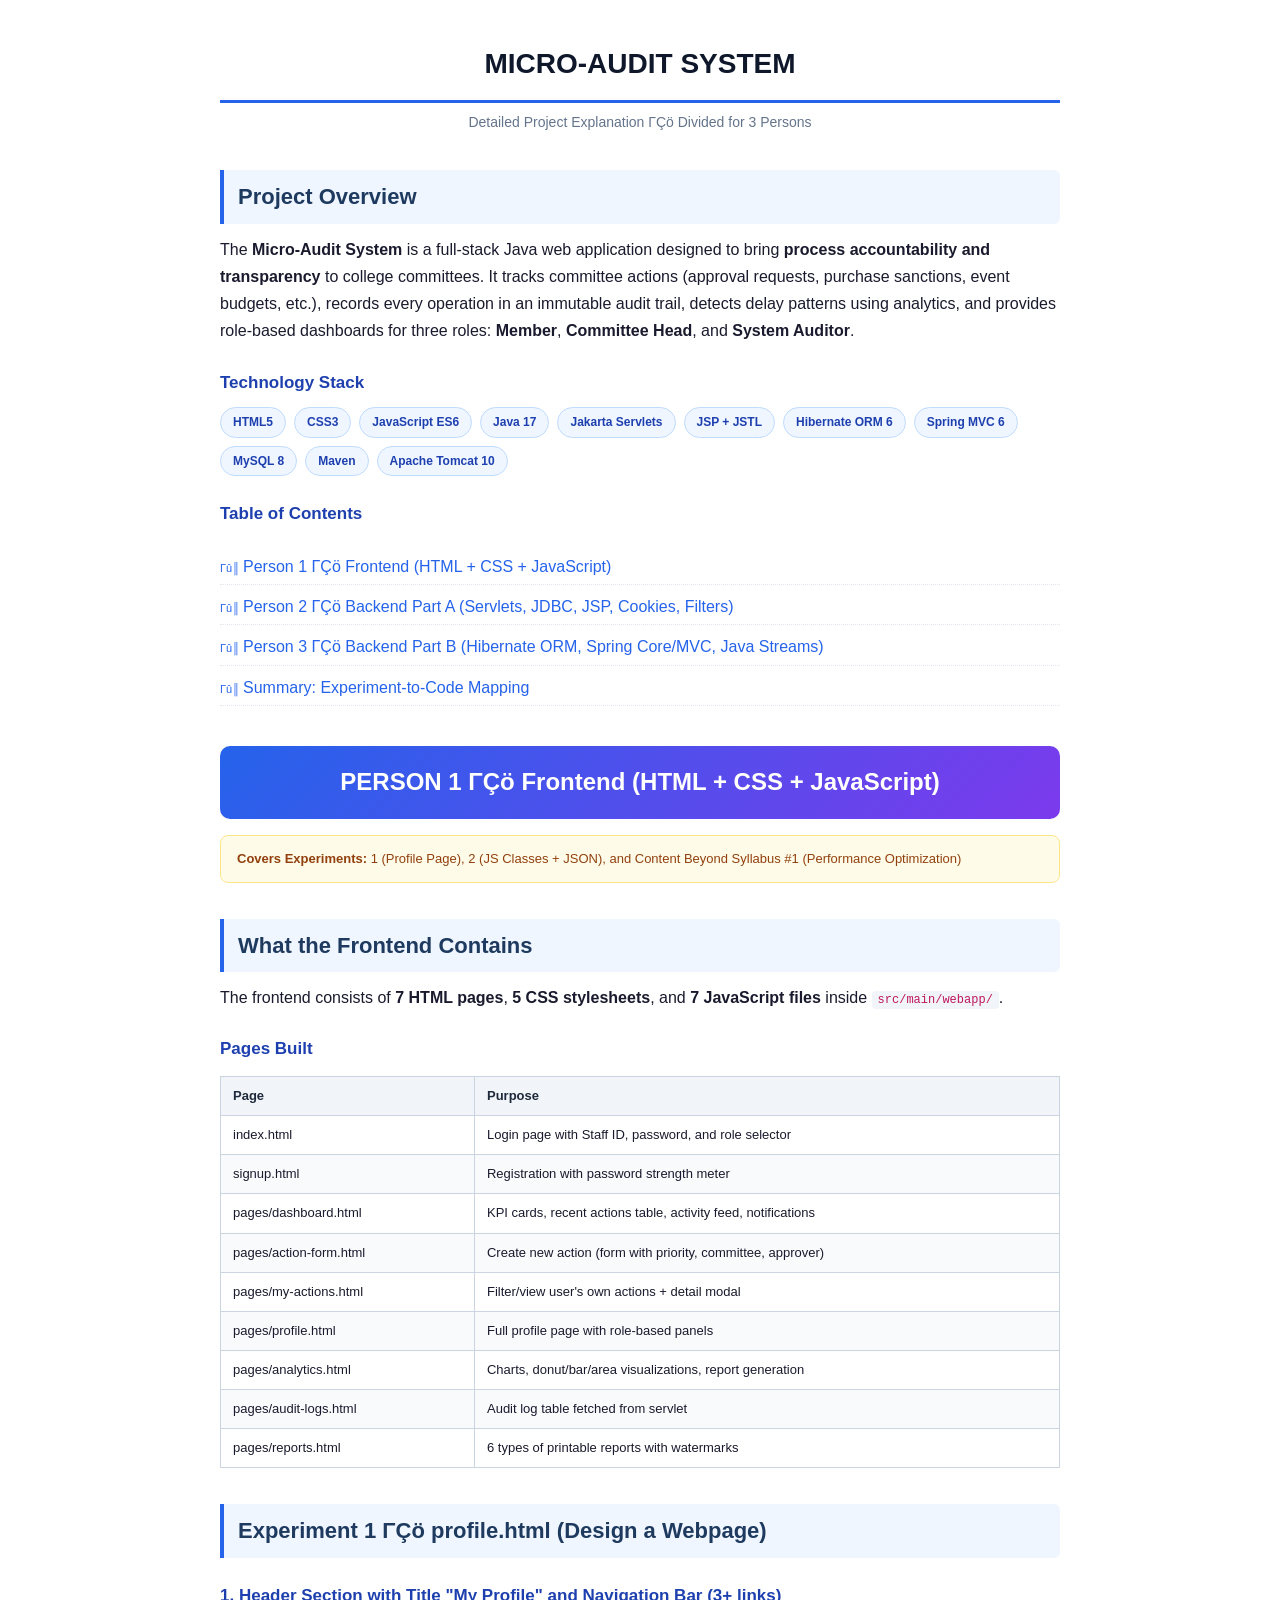
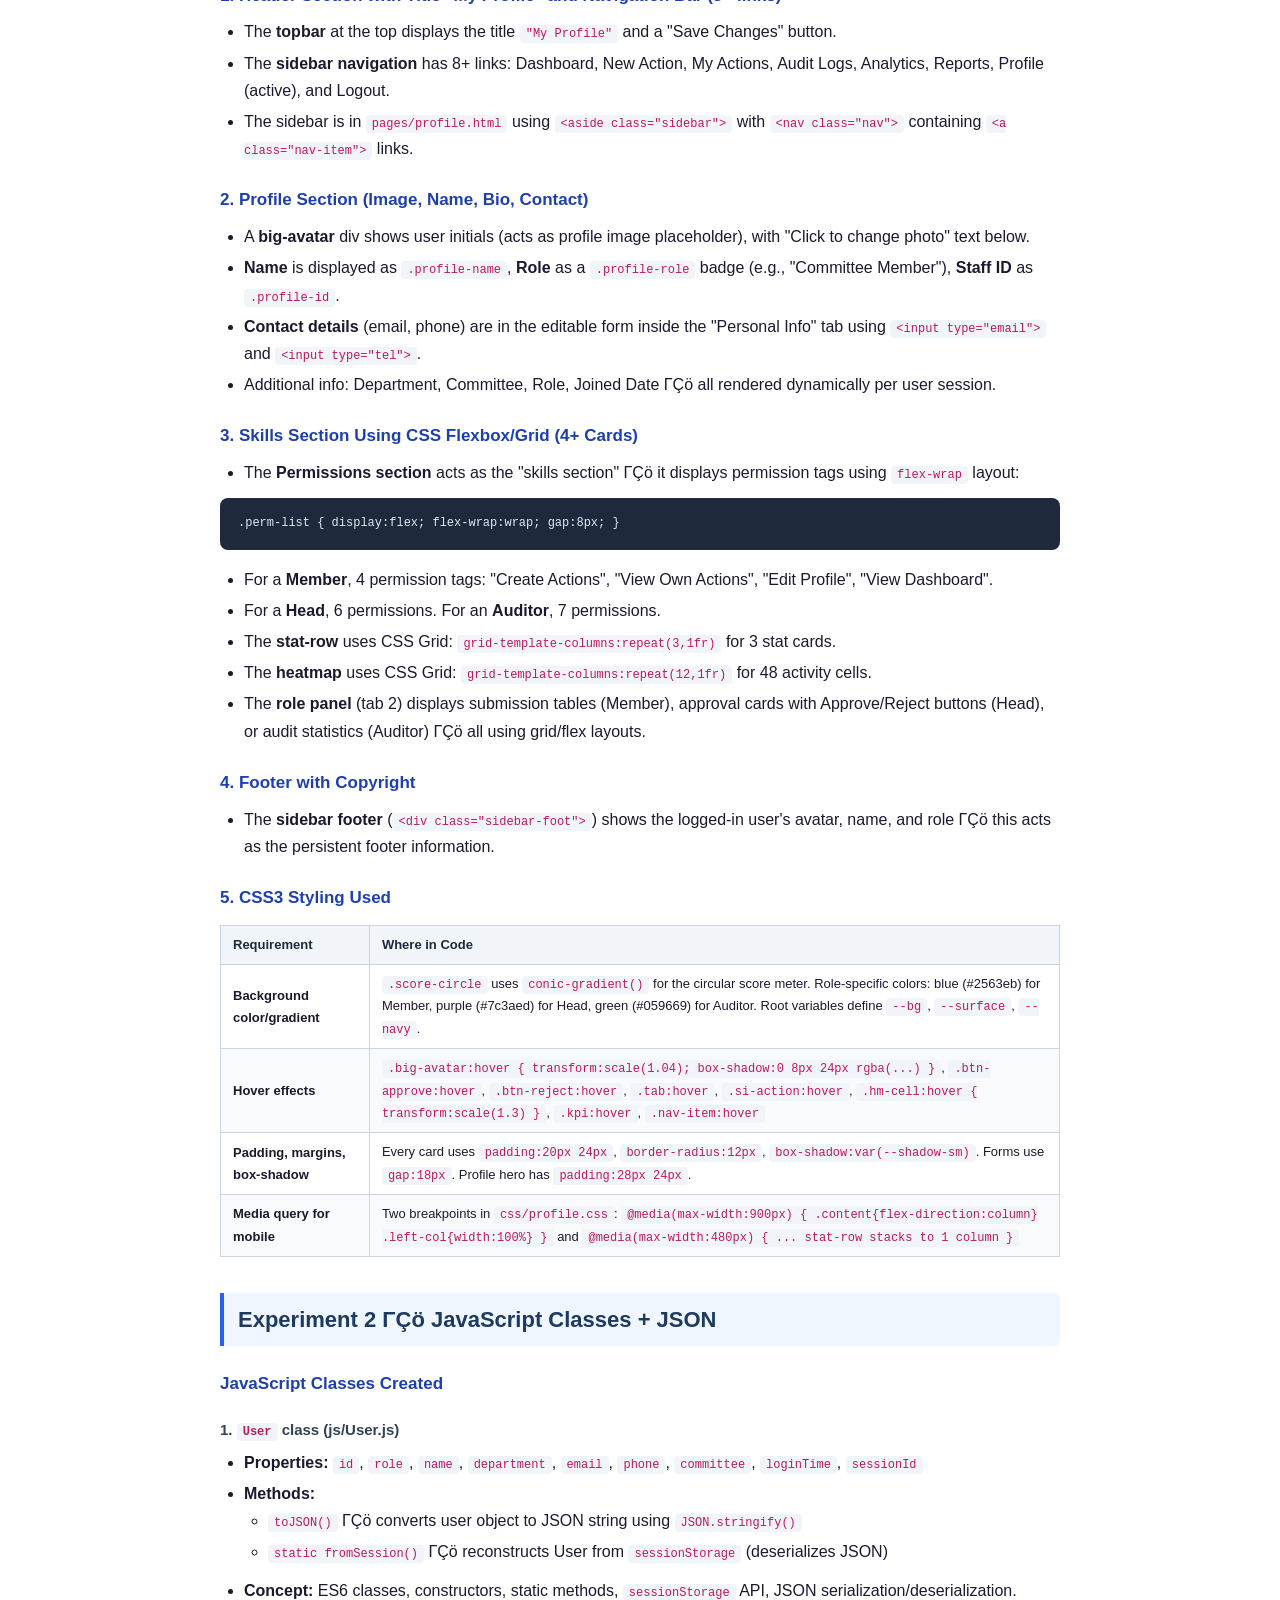
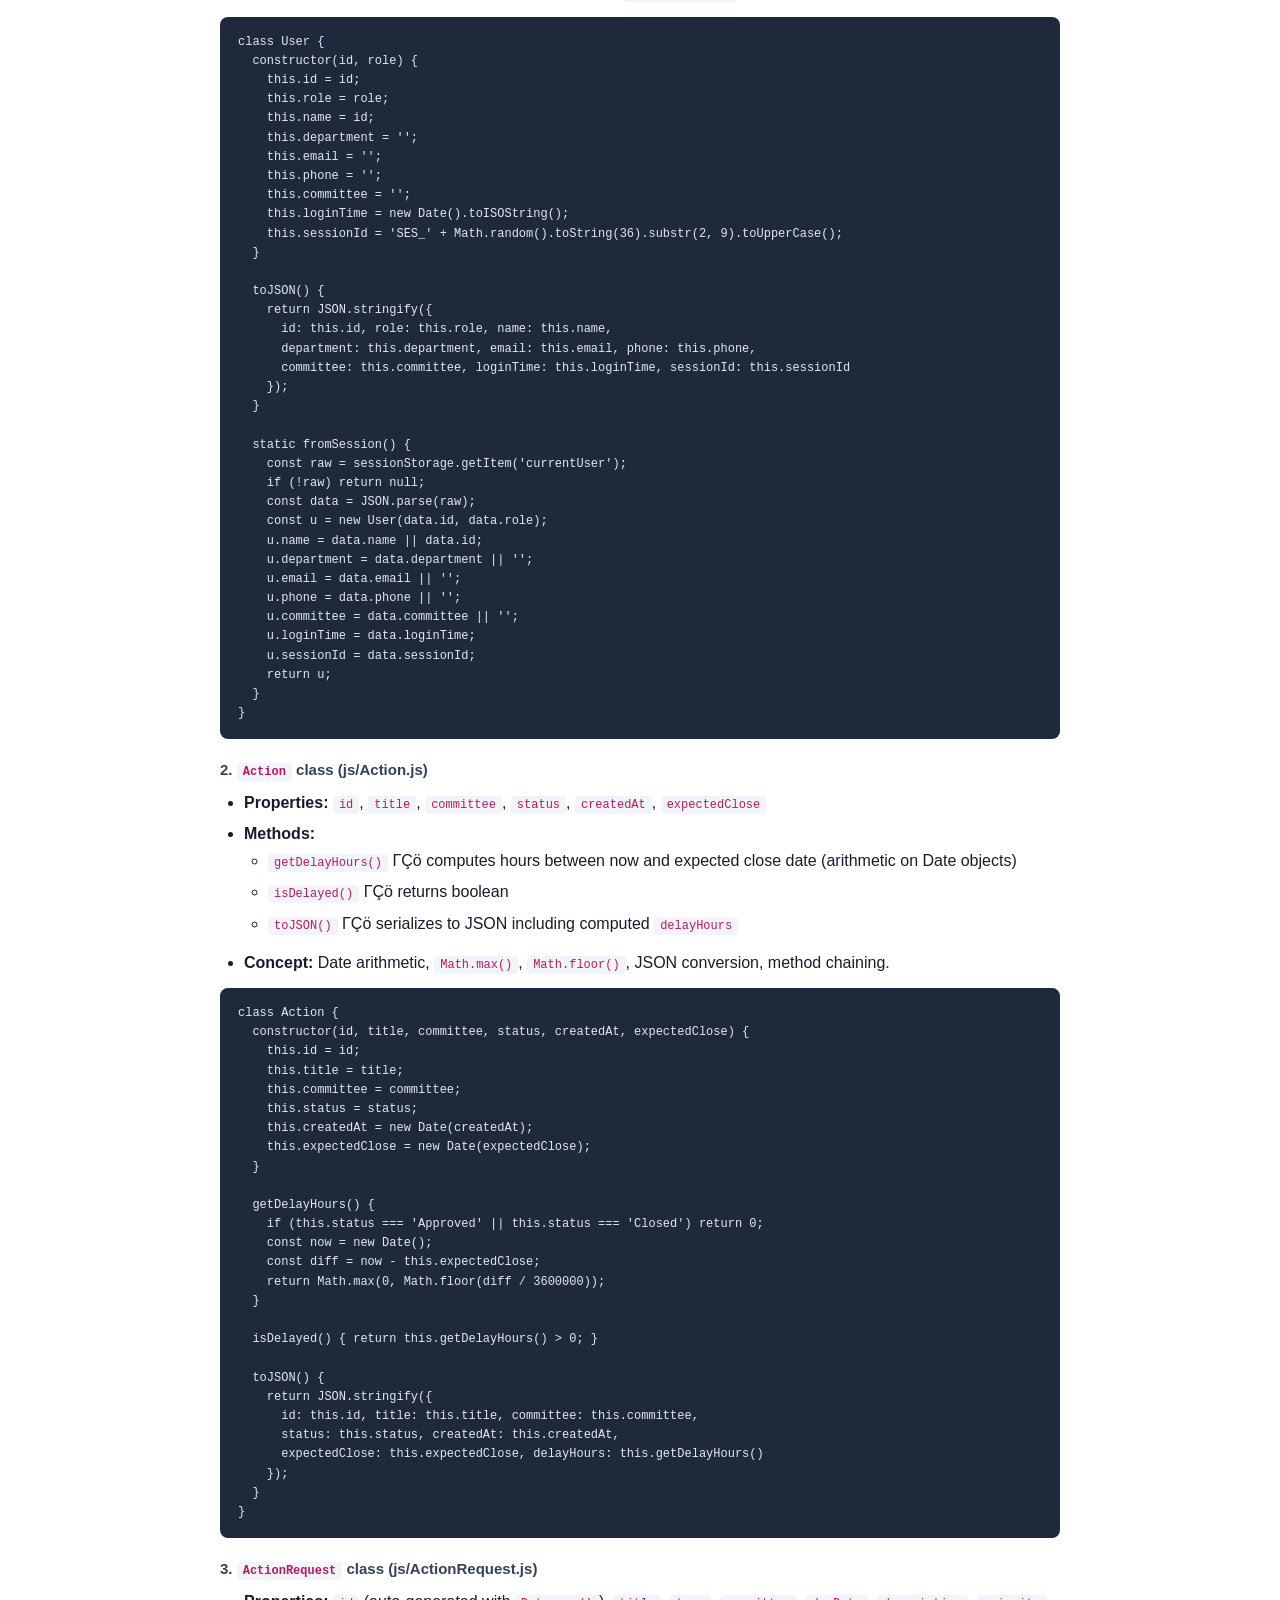
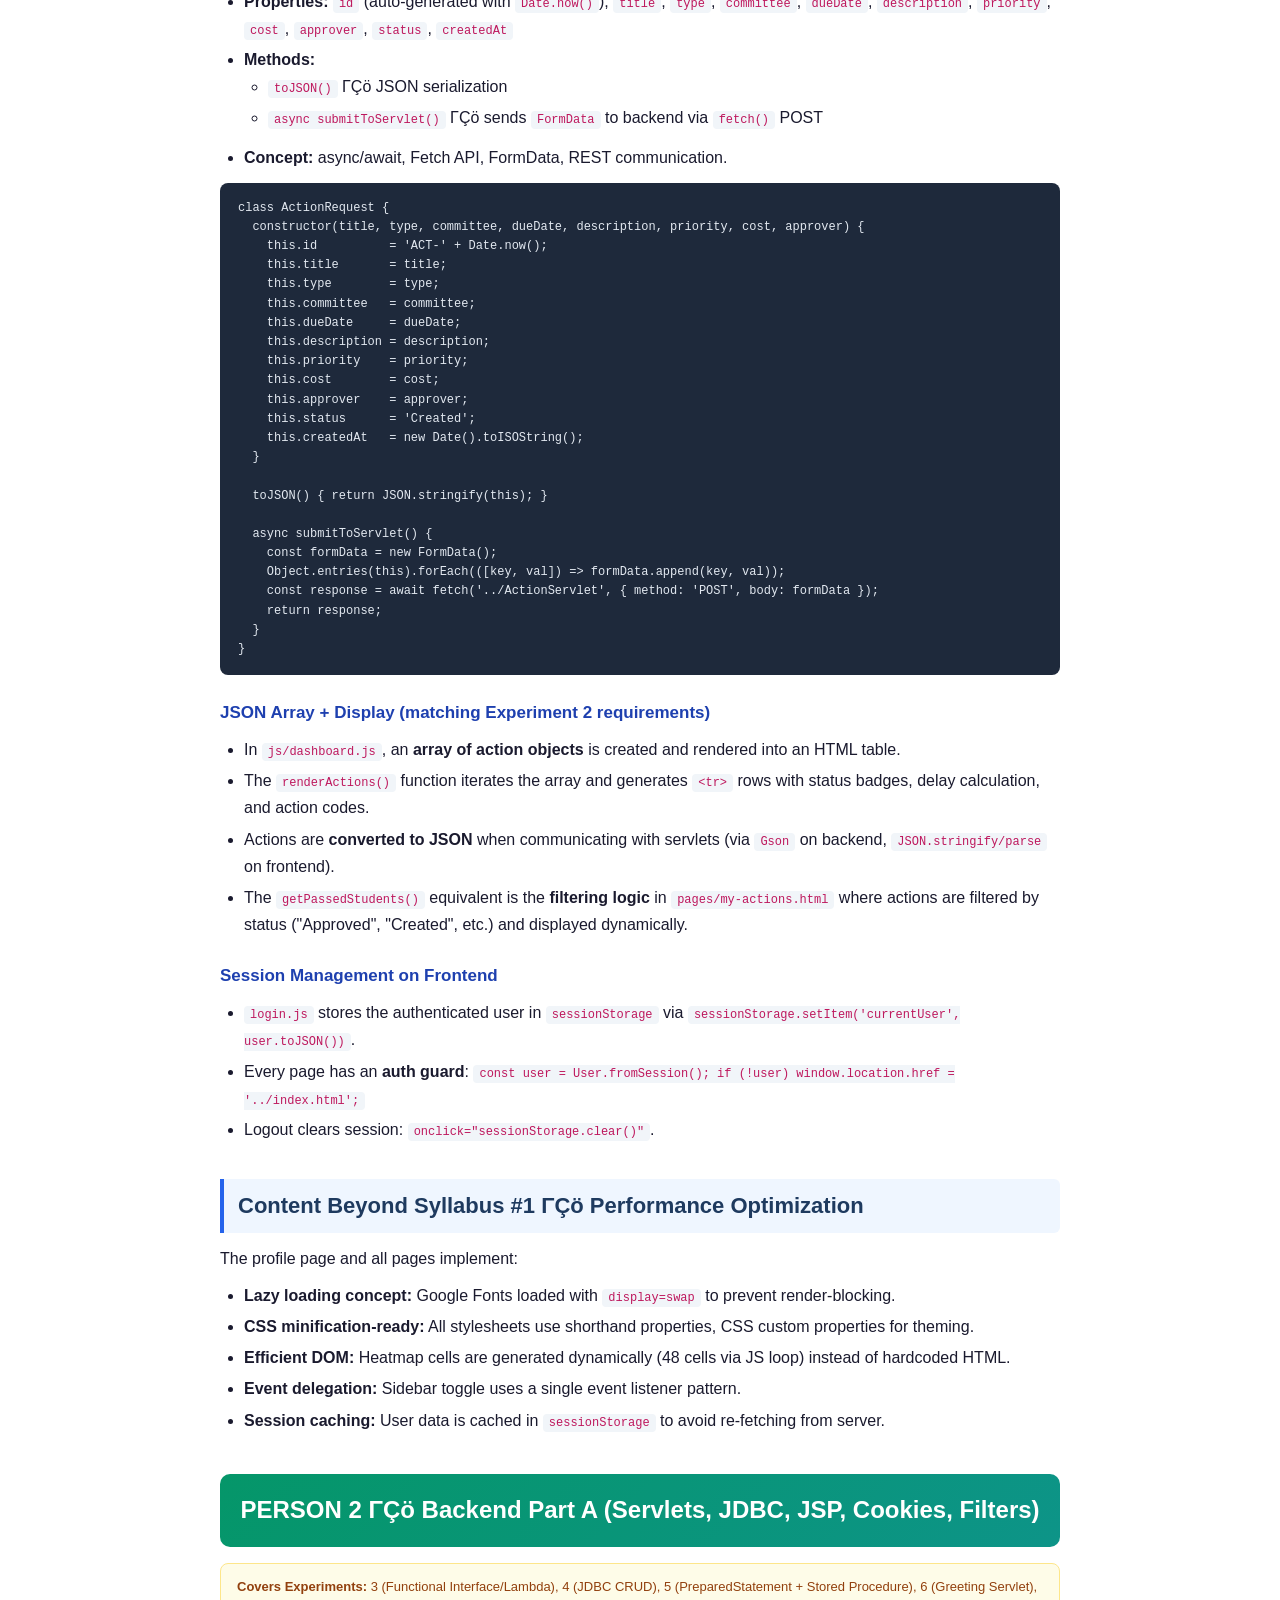
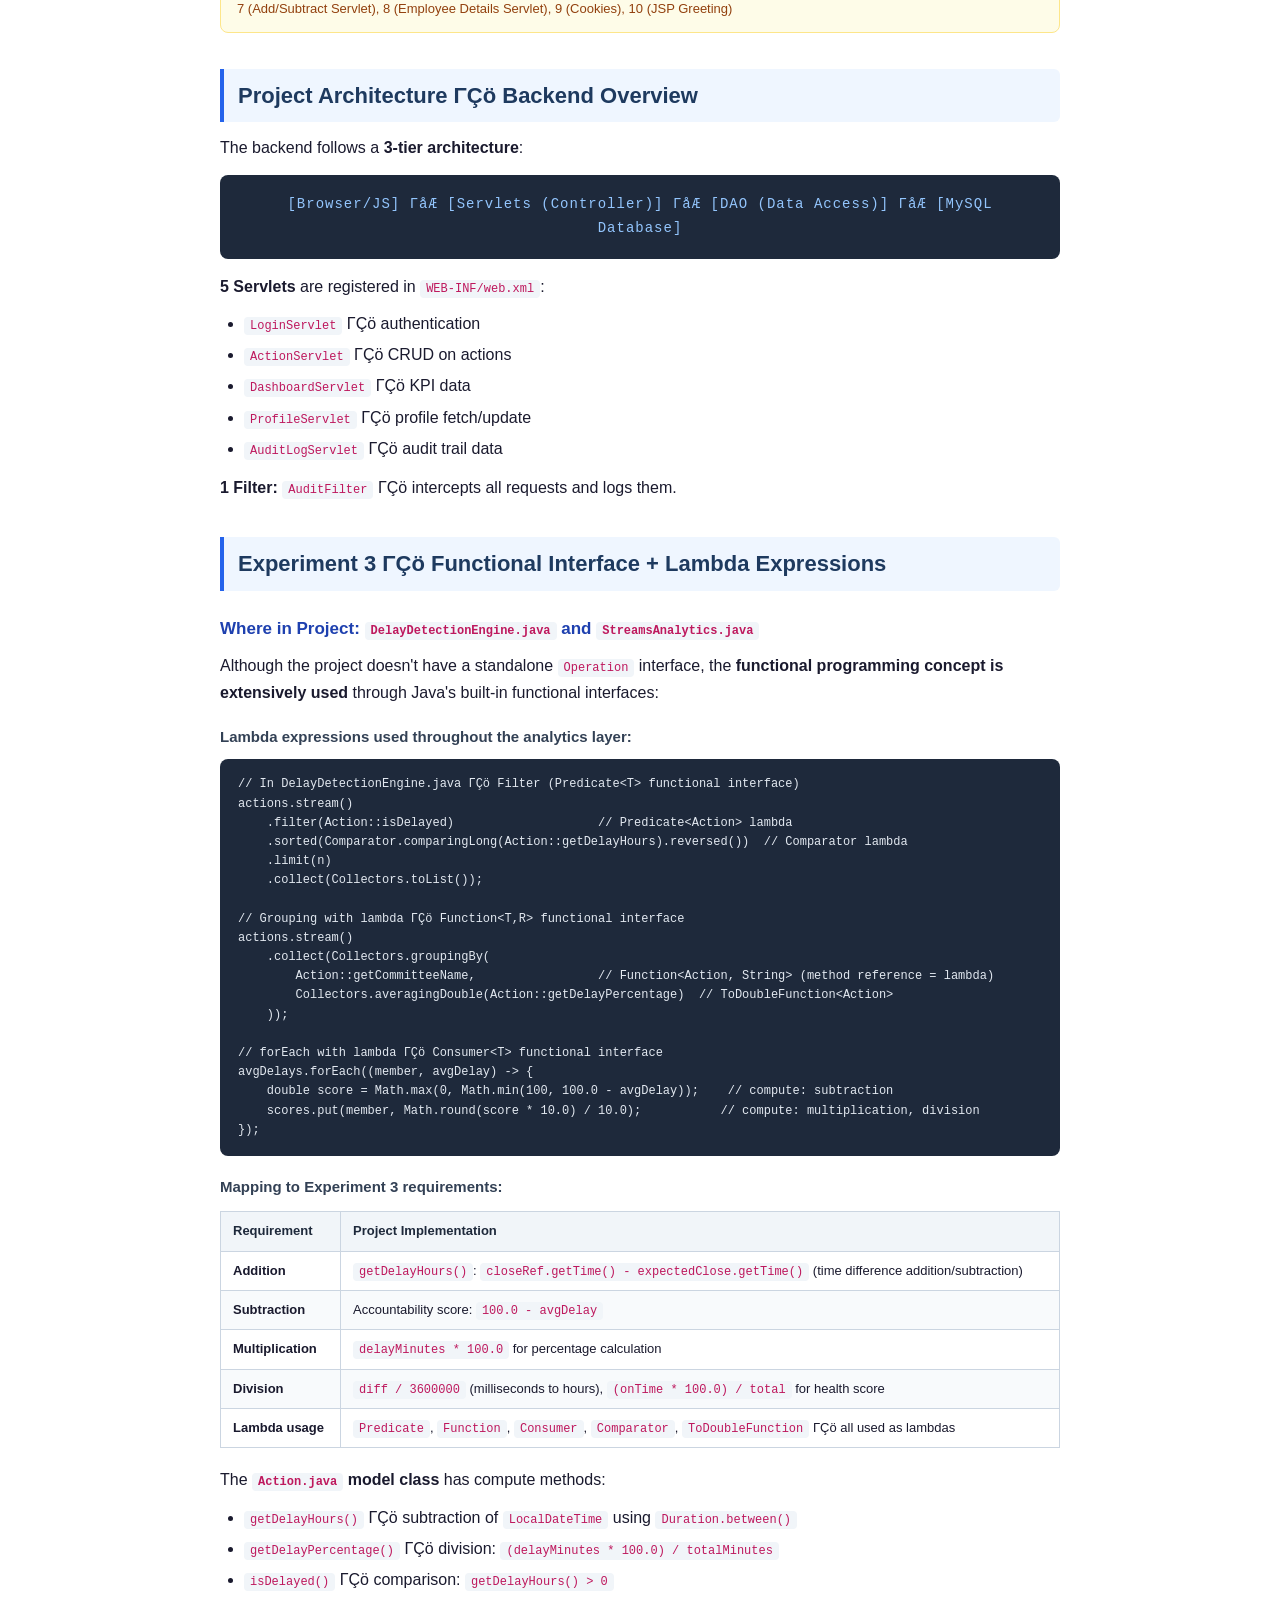
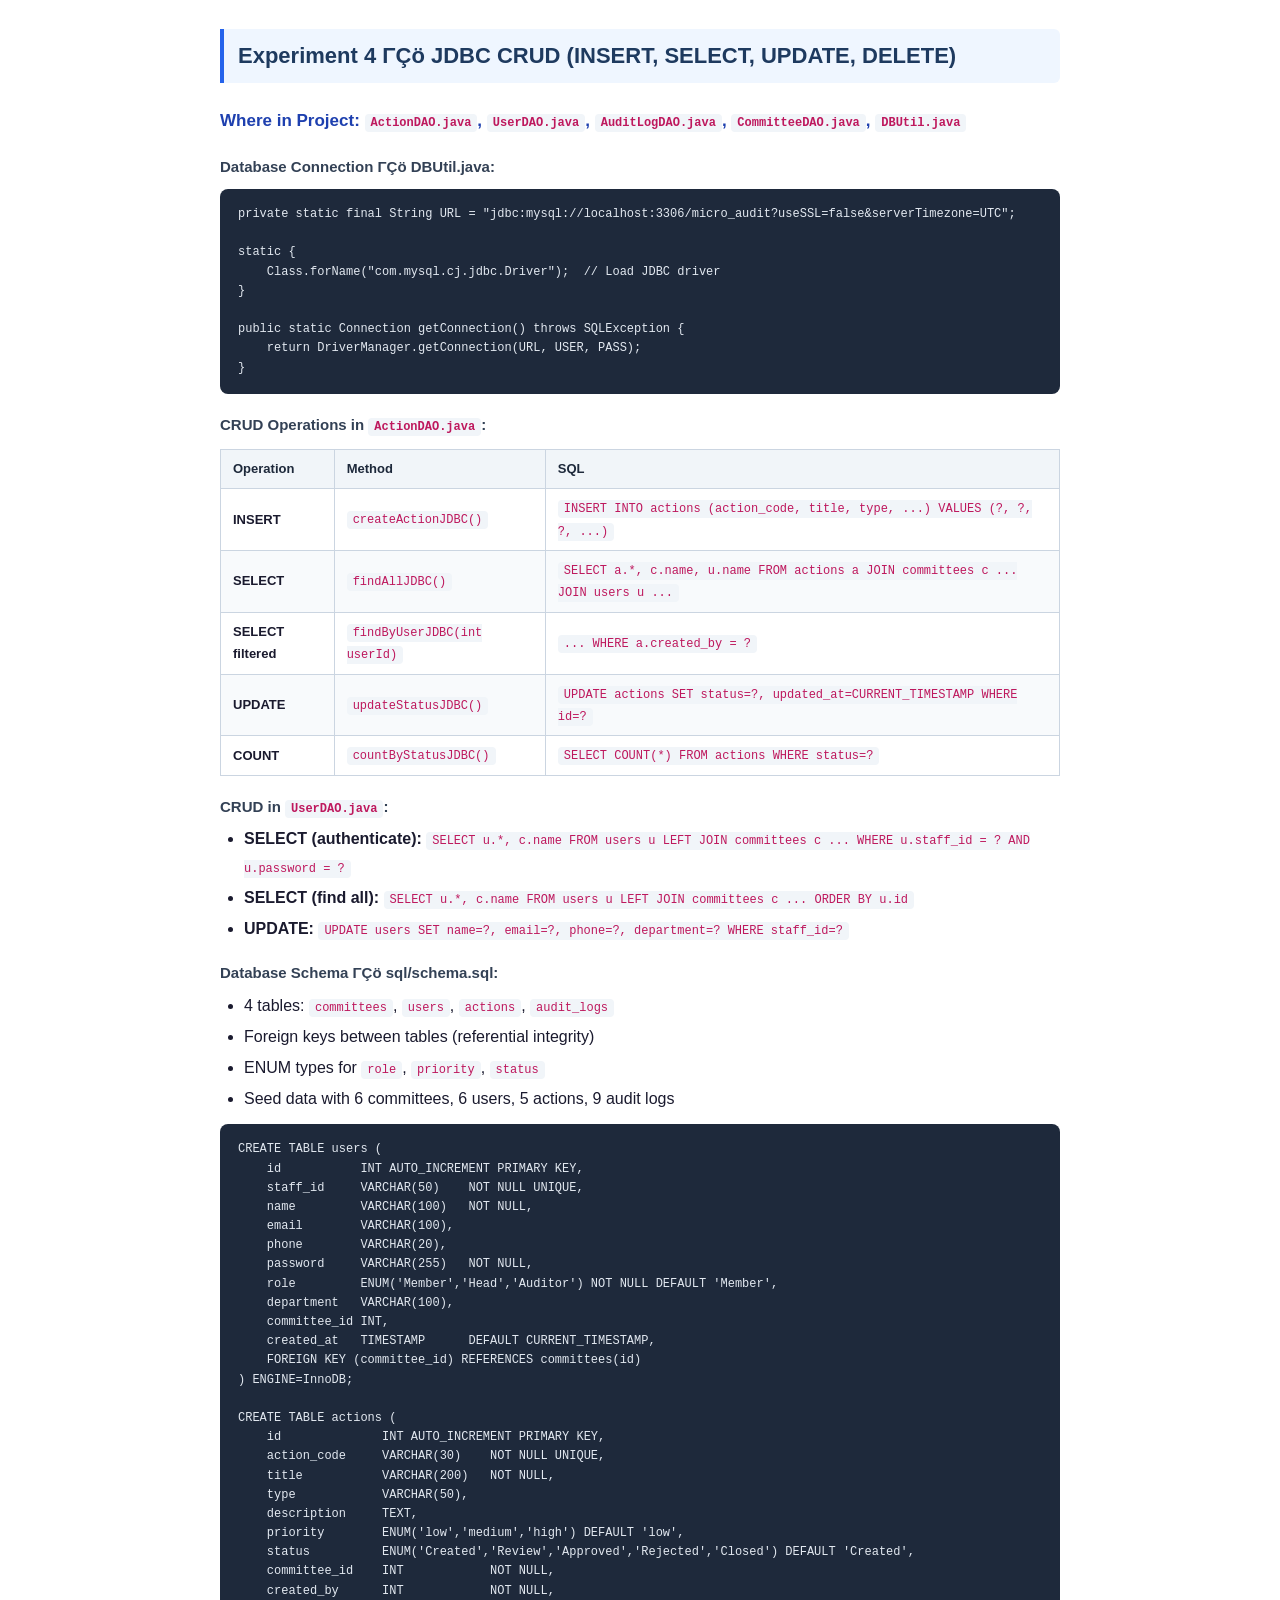
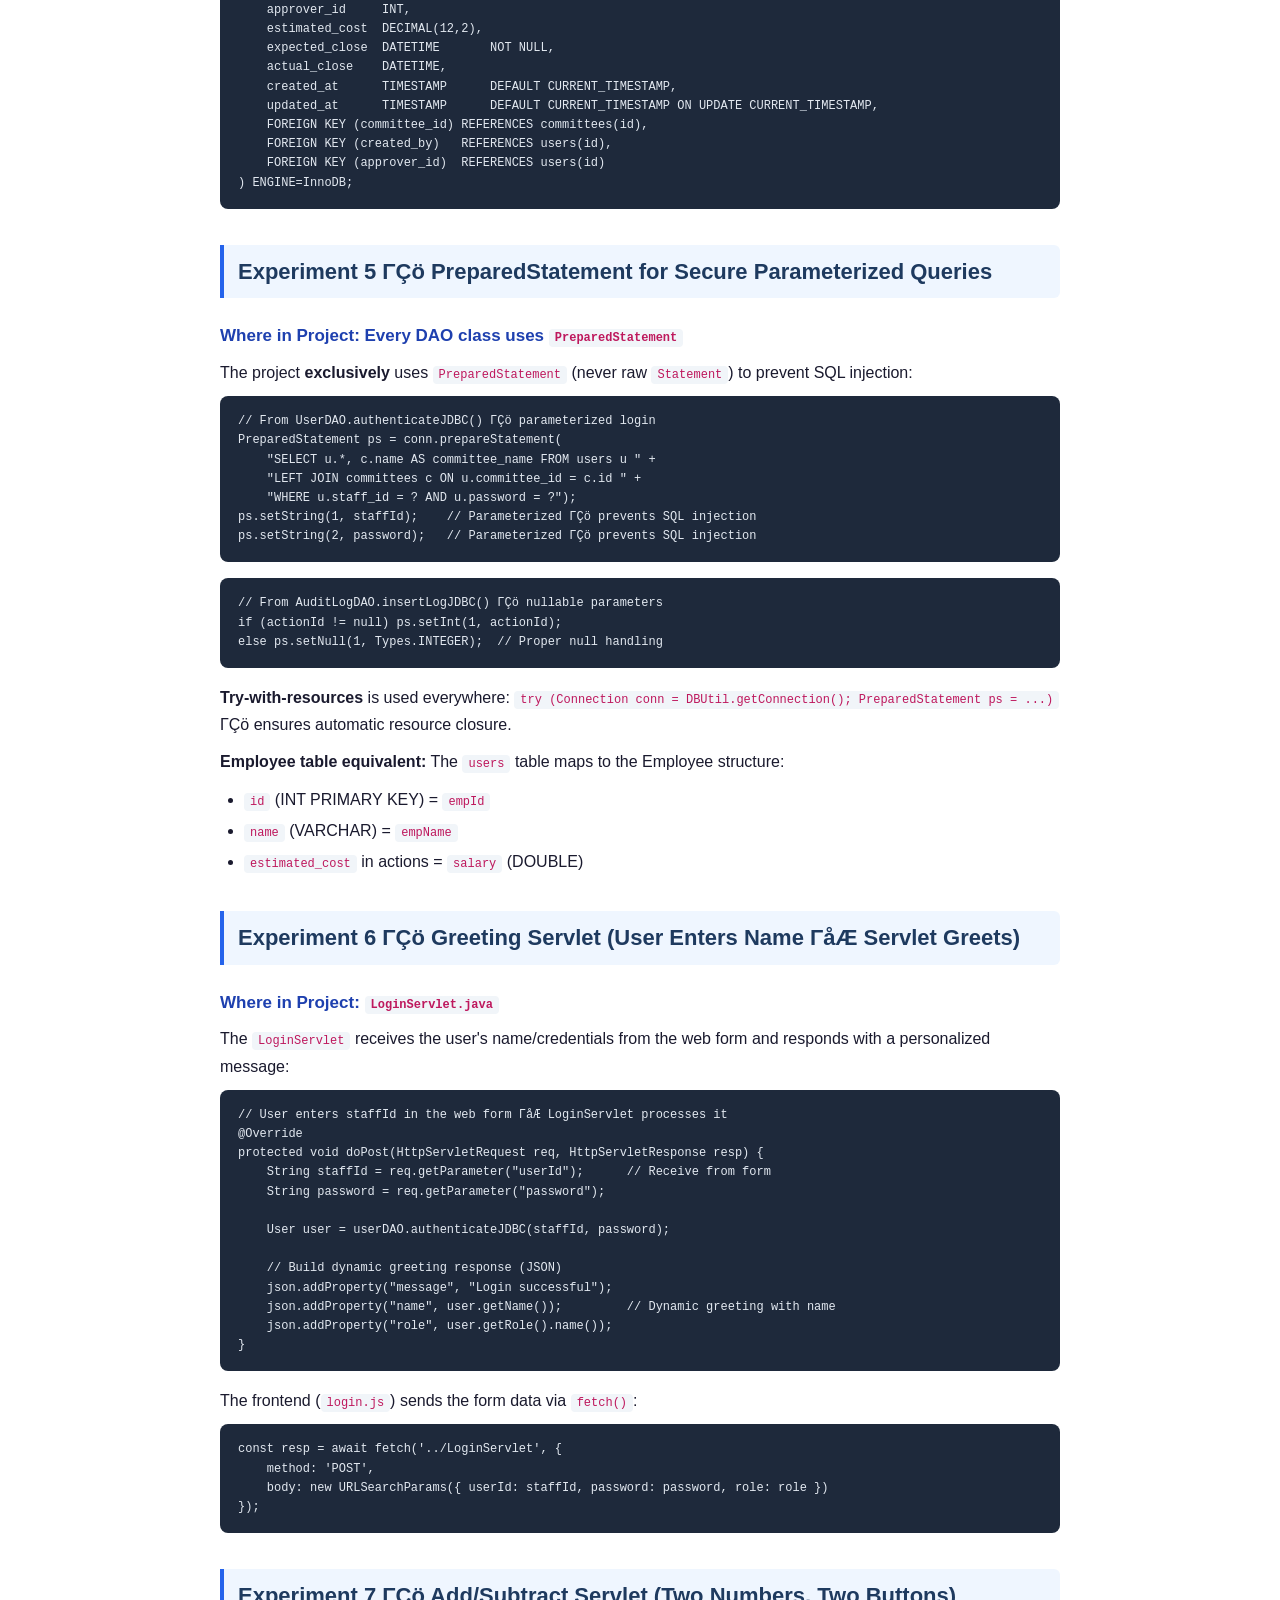
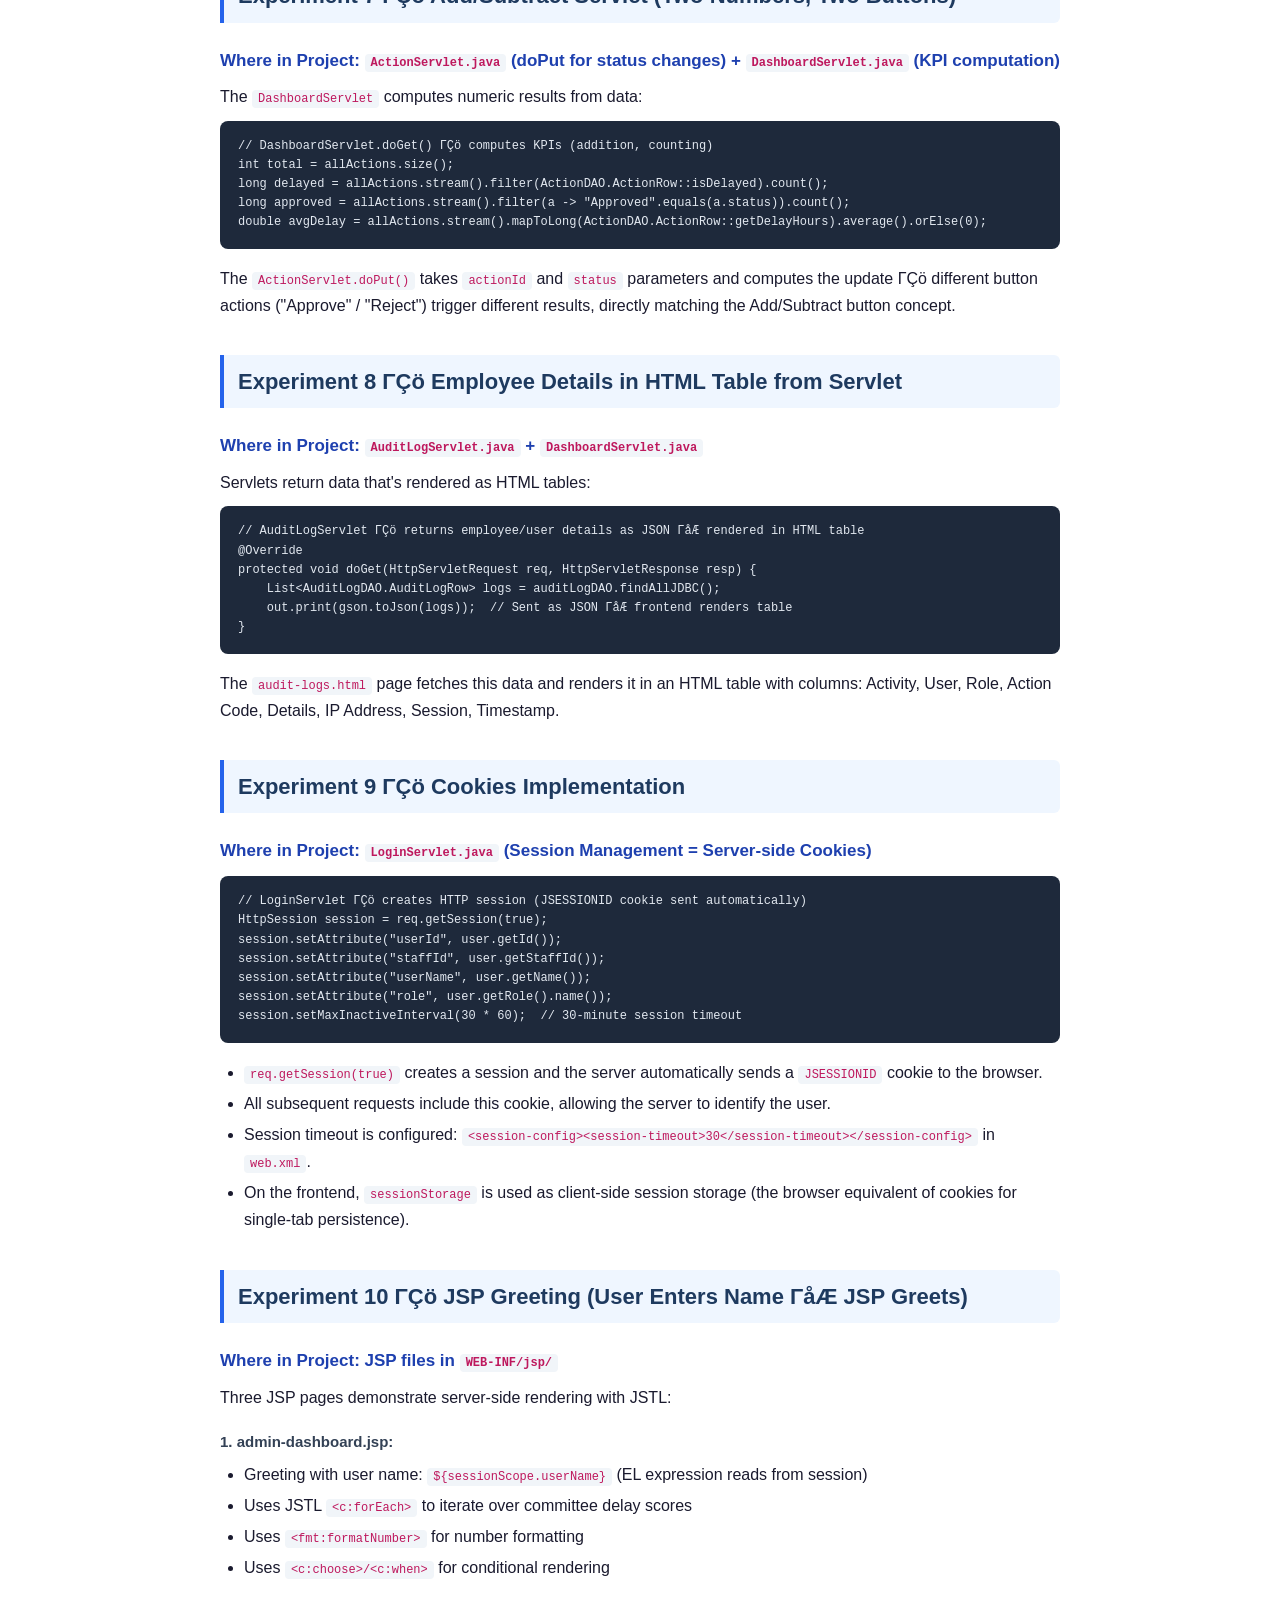
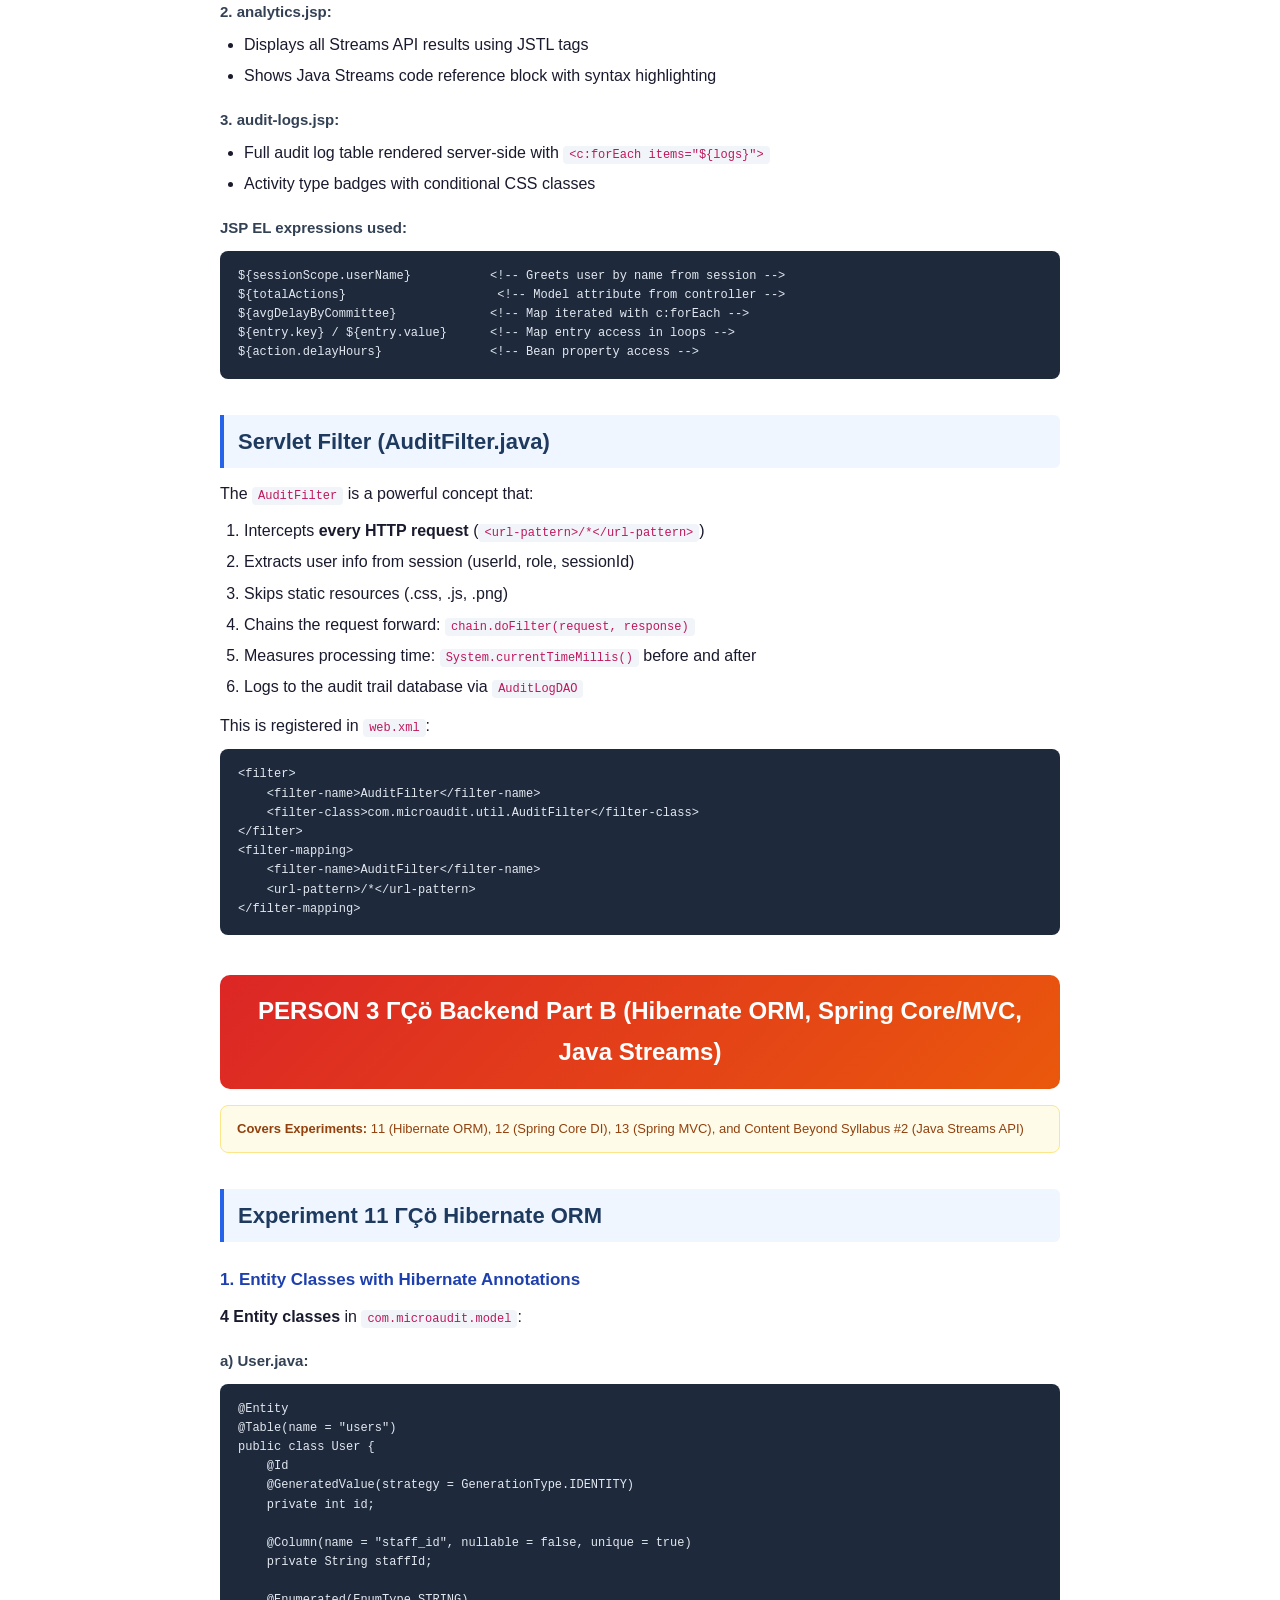
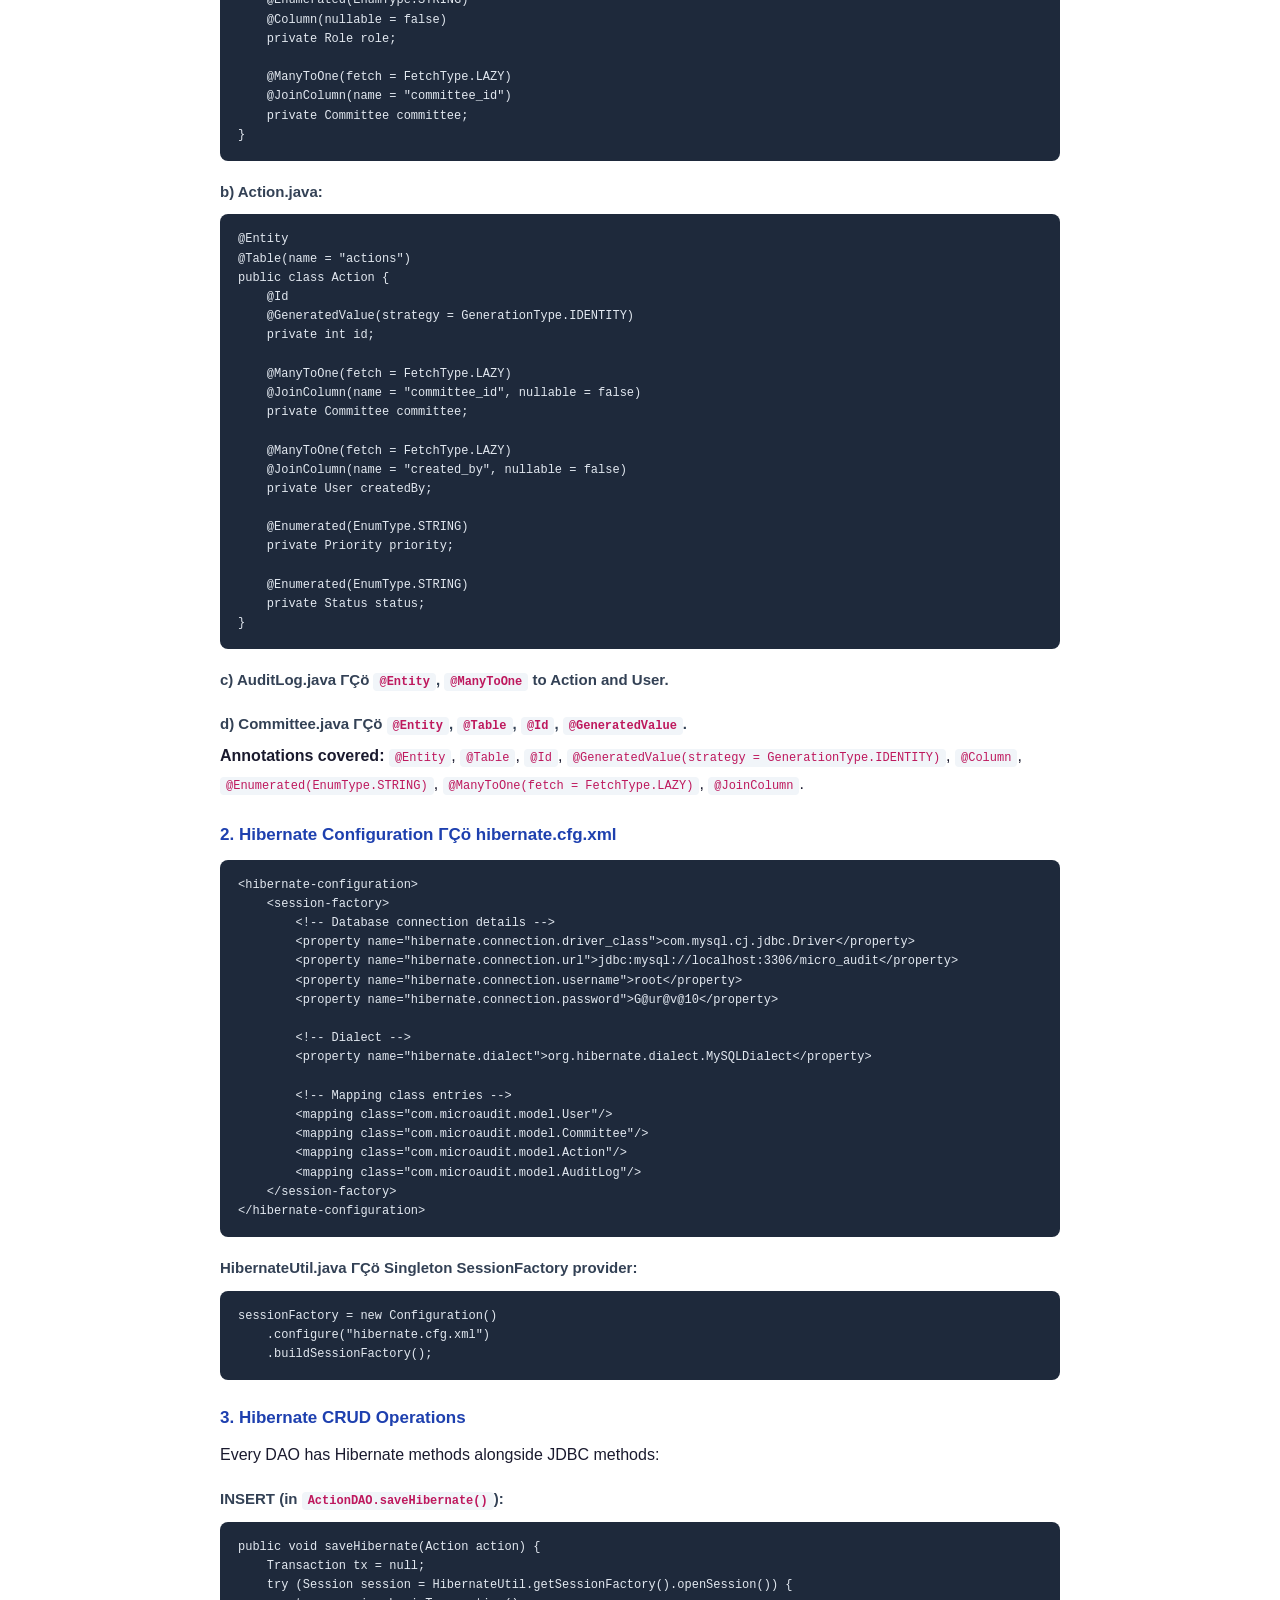
<file: index.html>
﻿<!DOCTYPE html>
<html lang="en">
<head>
<meta charset="UTF-8"/>
<meta name="viewport" content="width=device-width, initial-scale=1.0"/>
<title>Micro-Audit System ΓÇö Detailed Project Explanation</title>
<style>
  @media print {
    body { font-size: 11pt; }
    .page-break { page-break-before: always; }
    h1 { font-size: 20pt; }
    h2 { font-size: 16pt; }
    h3 { font-size: 13pt; }
    pre, code { font-size: 9pt; }
    table { font-size: 10pt; }
  }
  * { margin: 0; padding: 0; box-sizing: border-box; }
  body {
    font-family: 'Segoe UI', Tahoma, Geneva, Verdana, sans-serif;
    line-height: 1.7;
    color: #1a1a2e;
    max-width: 900px;
    margin: 0 auto;
    padding: 40px 30px;
    background: #fff;
  }
  h1 {
    text-align: center;
    font-size: 28px;
    color: #0f172a;
    border-bottom: 3px solid #2563eb;
    padding-bottom: 12px;
    margin-bottom: 8px;
  }
  .subtitle {
    text-align: center;
    color: #64748b;
    font-size: 14px;
    margin-bottom: 30px;
  }
  h2 {
    font-size: 22px;
    color: #1e3a5f;
    margin-top: 36px;
    margin-bottom: 12px;
    padding: 8px 14px;
    background: #eff6ff;
    border-left: 4px solid #2563eb;
    border-radius: 0 6px 6px 0;
  }
  h3 {
    font-size: 17px;
    color: #1e40af;
    margin-top: 24px;
    margin-bottom: 8px;
  }
  h4 {
    font-size: 15px;
    color: #334155;
    margin-top: 18px;
    margin-bottom: 6px;
  }
  p { margin-bottom: 10px; }
  ul, ol { margin-left: 24px; margin-bottom: 12px; }
  li { margin-bottom: 4px; }
  table {
    width: 100%;
    border-collapse: collapse;
    margin: 12px 0 18px 0;
    font-size: 13px;
  }
  th, td {
    border: 1px solid #cbd5e1;
    padding: 8px 12px;
    text-align: left;
  }
  th {
    background: #f1f5f9;
    font-weight: 700;
    color: #1e293b;
  }
  tr:nth-child(even) { background: #f8fafc; }
  pre {
    background: #1e293b;
    color: #e2e8f0;
    padding: 16px 18px;
    border-radius: 8px;
    overflow-x: auto;
    font-size: 12px;
    margin: 10px 0 16px 0;
    line-height: 1.6;
  }
  code {
    font-family: 'Cascadia Code', 'Fira Code', Consolas, monospace;
    background: #f1f5f9;
    padding: 2px 6px;
    border-radius: 4px;
    font-size: 12px;
    color: #be185d;
  }
  pre code {
    background: transparent;
    padding: 0;
    color: inherit;
  }
  .person-header {
    text-align: center;
    font-size: 24px;
    color: #fff;
    padding: 16px 20px;
    border-radius: 10px;
    margin-top: 40px;
    margin-bottom: 16px;
    font-weight: 700;
  }
  .person1 { background: linear-gradient(135deg, #2563eb, #7c3aed); }
  .person2 { background: linear-gradient(135deg, #059669, #0d9488); }
  .person3 { background: linear-gradient(135deg, #dc2626, #ea580c); }
  .covers-box {
    background: #fefce8;
    border: 1px solid #fde68a;
    border-radius: 8px;
    padding: 12px 16px;
    margin-bottom: 16px;
    font-size: 13px;
    color: #92400e;
  }
  .tech-stack {
    display: flex;
    flex-wrap: wrap;
    gap: 8px;
    margin: 10px 0 16px 0;
  }
  .tech-tag {
    background: #eff6ff;
    border: 1px solid #bfdbfe;
    color: #1e40af;
    padding: 4px 12px;
    border-radius: 20px;
    font-size: 12px;
    font-weight: 600;
  }
  .highlight-box {
    background: #f0fdf4;
    border: 1px solid #bbf7d0;
    border-radius: 8px;
    padding: 14px 18px;
    margin: 12px 0;
  }
  .warning-box {
    background: #fef2f2;
    border: 1px solid #fecaca;
    border-radius: 8px;
    padding: 14px 18px;
    margin: 12px 0;
    color: #991b1b;
  }
  hr {
    border: none;
    border-top: 2px dashed #cbd5e1;
    margin: 30px 0;
  }
  .arch-box {
    background: #1e293b;
    color: #93c5fd;
    padding: 18px 24px;
    border-radius: 8px;
    font-family: monospace;
    font-size: 14px;
    text-align: center;
    margin: 14px 0;
    letter-spacing: 1px;
  }
  .toc { margin: 20px 0 30px 0; }
  .toc a { color: #2563eb; text-decoration: none; }
  .toc a:hover { text-decoration: underline; }
  .toc ul { list-style: none; margin-left: 0; }
  .toc li { padding: 4px 0; border-bottom: 1px dotted #e2e8f0; }
  .toc li::before { content: "Γû║ "; color: #2563eb; font-size: 11px; }
  .footer {
    text-align: center;
    margin-top: 50px;
    padding-top: 20px;
    border-top: 2px solid #e2e8f0;
    color: #94a3b8;
    font-size: 12px;
  }
</style>
</head>
<body>

<h1>MICRO-AUDIT SYSTEM</h1>
<p class="subtitle">Detailed Project Explanation ΓÇö Divided for 3 Persons</p>

<h2>Project Overview</h2>

<p>The <strong>Micro-Audit System</strong> is a full-stack Java web application designed to bring <strong>process accountability and transparency</strong> to college committees. It tracks committee actions (approval requests, purchase sanctions, event budgets, etc.), records every operation in an immutable audit trail, detects delay patterns using analytics, and provides role-based dashboards for three roles: <strong>Member</strong>, <strong>Committee Head</strong>, and <strong>System Auditor</strong>.</p>

<h3>Technology Stack</h3>
<div class="tech-stack">
  <span class="tech-tag">HTML5</span>
  <span class="tech-tag">CSS3</span>
  <span class="tech-tag">JavaScript ES6</span>
  <span class="tech-tag">Java 17</span>
  <span class="tech-tag">Jakarta Servlets</span>
  <span class="tech-tag">JSP + JSTL</span>
  <span class="tech-tag">Hibernate ORM 6</span>
  <span class="tech-tag">Spring MVC 6</span>
  <span class="tech-tag">MySQL 8</span>
  <span class="tech-tag">Maven</span>
  <span class="tech-tag">Apache Tomcat 10</span>
</div>

<h3>Table of Contents</h3>
<div class="toc">
<ul>
  <li><a href="#person1">Person 1 ΓÇö Frontend (HTML + CSS + JavaScript)</a></li>
  <li><a href="#person2">Person 2 ΓÇö Backend Part A (Servlets, JDBC, JSP, Cookies, Filters)</a></li>
  <li><a href="#person3">Person 3 ΓÇö Backend Part B (Hibernate ORM, Spring Core/MVC, Java Streams)</a></li>
  <li><a href="#summary">Summary: Experiment-to-Code Mapping</a></li>
</ul>
</div>

<!-- ΓòÉΓòÉΓòÉΓòÉΓòÉΓòÉΓòÉΓòÉΓòÉΓòÉΓòÉΓòÉΓòÉΓòÉΓòÉΓòÉΓòÉΓòÉΓòÉΓòÉΓòÉΓòÉΓòÉΓòÉΓòÉΓòÉΓòÉΓòÉΓòÉΓòÉΓòÉΓòÉΓòÉΓòÉΓòÉΓòÉΓòÉΓòÉΓòÉΓòÉΓòÉΓòÉΓòÉΓòÉΓòÉΓòÉΓòÉΓòÉΓòÉΓòÉΓòÉΓòÉΓòÉΓòÉΓòÉΓòÉΓòÉΓòÉΓòÉΓòÉΓòÉΓòÉΓòÉ -->
<!--                       PERSON 1                                 -->
<!-- ΓòÉΓòÉΓòÉΓòÉΓòÉΓòÉΓòÉΓòÉΓòÉΓòÉΓòÉΓòÉΓòÉΓòÉΓòÉΓòÉΓòÉΓòÉΓòÉΓòÉΓòÉΓòÉΓòÉΓòÉΓòÉΓòÉΓòÉΓòÉΓòÉΓòÉΓòÉΓòÉΓòÉΓòÉΓòÉΓòÉΓòÉΓòÉΓòÉΓòÉΓòÉΓòÉΓòÉΓòÉΓòÉΓòÉΓòÉΓòÉΓòÉΓòÉΓòÉΓòÉΓòÉΓòÉΓòÉΓòÉΓòÉΓòÉΓòÉΓòÉΓòÉΓòÉΓòÉ -->

<div class="page-break"></div>

<div class="person-header person1" id="person1">PERSON 1 ΓÇö Frontend (HTML + CSS + JavaScript)</div>

<div class="covers-box">
  <strong>Covers Experiments:</strong> 1 (Profile Page), 2 (JS Classes + JSON), and Content Beyond Syllabus #1 (Performance Optimization)
</div>

<h2>What the Frontend Contains</h2>

<p>The frontend consists of <strong>7 HTML pages</strong>, <strong>5 CSS stylesheets</strong>, and <strong>7 JavaScript files</strong> inside <code>src/main/webapp/</code>.</p>

<h3>Pages Built</h3>

<table>
  <thead><tr><th>Page</th><th>Purpose</th></tr></thead>
  <tbody>
    <tr><td>index.html</td><td>Login page with Staff ID, password, and role selector</td></tr>
    <tr><td>signup.html</td><td>Registration with password strength meter</td></tr>
    <tr><td>pages/dashboard.html</td><td>KPI cards, recent actions table, activity feed, notifications</td></tr>
    <tr><td>pages/action-form.html</td><td>Create new action (form with priority, committee, approver)</td></tr>
    <tr><td>pages/my-actions.html</td><td>Filter/view user's own actions + detail modal</td></tr>
    <tr><td>pages/profile.html</td><td>Full profile page with role-based panels</td></tr>
    <tr><td>pages/analytics.html</td><td>Charts, donut/bar/area visualizations, report generation</td></tr>
    <tr><td>pages/audit-logs.html</td><td>Audit log table fetched from servlet</td></tr>
    <tr><td>pages/reports.html</td><td>6 types of printable reports with watermarks</td></tr>
  </tbody>
</table>

<h2>Experiment 1 ΓÇö profile.html (Design a Webpage)</h2>

<h3>1. Header Section with Title "My Profile" and Navigation Bar (3+ links)</h3>

<ul>
  <li>The <strong>topbar</strong> at the top displays the title <code>"My Profile"</code> and a "Save Changes" button.</li>
  <li>The <strong>sidebar navigation</strong> has 8+ links: Dashboard, New Action, My Actions, Audit Logs, Analytics, Reports, Profile (active), and Logout.</li>
  <li>The sidebar is in <code>pages/profile.html</code> using <code>&lt;aside class="sidebar"&gt;</code> with <code>&lt;nav class="nav"&gt;</code> containing <code>&lt;a class="nav-item"&gt;</code> links.</li>
</ul>

<h3>2. Profile Section (Image, Name, Bio, Contact)</h3>

<ul>
  <li>A <strong>big-avatar</strong> div shows user initials (acts as profile image placeholder), with "Click to change photo" text below.</li>
  <li><strong>Name</strong> is displayed as <code>.profile-name</code>, <strong>Role</strong> as a <code>.profile-role</code> badge (e.g., "Committee Member"), <strong>Staff ID</strong> as <code>.profile-id</code>.</li>
  <li><strong>Contact details</strong> (email, phone) are in the editable form inside the "Personal Info" tab using <code>&lt;input type="email"&gt;</code> and <code>&lt;input type="tel"&gt;</code>.</li>
  <li>Additional info: Department, Committee, Role, Joined Date ΓÇö all rendered dynamically per user session.</li>
</ul>

<h3>3. Skills Section Using CSS Flexbox/Grid (4+ Cards)</h3>

<ul>
  <li>The <strong>Permissions section</strong> acts as the "skills section" ΓÇö it displays permission tags using <code>flex-wrap</code> layout:</li>
</ul>

<pre><code>.perm-list { display:flex; flex-wrap:wrap; gap:8px; }</code></pre>

<ul>
  <li>For a <strong>Member</strong>, 4 permission tags: "Create Actions", "View Own Actions", "Edit Profile", "View Dashboard".</li>
  <li>For a <strong>Head</strong>, 6 permissions. For an <strong>Auditor</strong>, 7 permissions.</li>
  <li>The <strong>stat-row</strong> uses CSS Grid: <code>grid-template-columns:repeat(3,1fr)</code> for 3 stat cards.</li>
  <li>The <strong>heatmap</strong> uses CSS Grid: <code>grid-template-columns:repeat(12,1fr)</code> for 48 activity cells.</li>
  <li>The <strong>role panel</strong> (tab 2) displays submission tables (Member), approval cards with Approve/Reject buttons (Head), or audit statistics (Auditor) ΓÇö all using grid/flex layouts.</li>
</ul>

<h3>4. Footer with Copyright</h3>

<ul>
  <li>The <strong>sidebar footer</strong> (<code>&lt;div class="sidebar-foot"&gt;</code>) shows the logged-in user's avatar, name, and role ΓÇö this acts as the persistent footer information.</li>
</ul>

<h3>5. CSS3 Styling Used</h3>

<table>
  <thead><tr><th>Requirement</th><th>Where in Code</th></tr></thead>
  <tbody>
    <tr>
      <td><strong>Background color/gradient</strong></td>
      <td><code>.score-circle</code> uses <code>conic-gradient()</code> for the circular score meter. Role-specific colors: blue (#2563eb) for Member, purple (#7c3aed) for Head, green (#059669) for Auditor. Root variables define <code>--bg</code>, <code>--surface</code>, <code>--navy</code>.</td>
    </tr>
    <tr>
      <td><strong>Hover effects</strong></td>
      <td><code>.big-avatar:hover { transform:scale(1.04); box-shadow:0 8px 24px rgba(...) }</code>, <code>.btn-approve:hover</code>, <code>.btn-reject:hover</code>, <code>.tab:hover</code>, <code>.si-action:hover</code>, <code>.hm-cell:hover { transform:scale(1.3) }</code>, <code>.kpi:hover</code>, <code>.nav-item:hover</code></td>
    </tr>
    <tr>
      <td><strong>Padding, margins, box-shadow</strong></td>
      <td>Every card uses <code>padding:20px 24px</code>, <code>border-radius:12px</code>, <code>box-shadow:var(--shadow-sm)</code>. Forms use <code>gap:18px</code>. Profile hero has <code>padding:28px 24px</code>.</td>
    </tr>
    <tr>
      <td><strong>Media query for mobile</strong></td>
      <td>Two breakpoints in <code>css/profile.css</code>: <code>@media(max-width:900px) { .content{flex-direction:column} .left-col{width:100%} }</code> and <code>@media(max-width:480px) { ... stat-row stacks to 1 column }</code></td>
    </tr>
  </tbody>
</table>

<h2>Experiment 2 ΓÇö JavaScript Classes + JSON</h2>

<h3>JavaScript Classes Created</h3>

<h4>1. <code>User</code> class (js/User.js)</h4>

<ul>
  <li><strong>Properties:</strong> <code>id</code>, <code>role</code>, <code>name</code>, <code>department</code>, <code>email</code>, <code>phone</code>, <code>committee</code>, <code>loginTime</code>, <code>sessionId</code></li>
  <li><strong>Methods:</strong>
    <ul>
      <li><code>toJSON()</code> ΓÇö converts user object to JSON string using <code>JSON.stringify()</code></li>
      <li><code>static fromSession()</code> ΓÇö reconstructs User from <code>sessionStorage</code> (deserializes JSON)</li>
    </ul>
  </li>
  <li><strong>Concept:</strong> ES6 classes, constructors, static methods, <code>sessionStorage</code> API, JSON serialization/deserialization.</li>
</ul>

<pre><code>class User {
  constructor(id, role) {
    this.id = id;
    this.role = role;
    this.name = id;
    this.department = '';
    this.email = '';
    this.phone = '';
    this.committee = '';
    this.loginTime = new Date().toISOString();
    this.sessionId = 'SES_' + Math.random().toString(36).substr(2, 9).toUpperCase();
  }

  toJSON() {
    return JSON.stringify({
      id: this.id, role: this.role, name: this.name,
      department: this.department, email: this.email, phone: this.phone,
      committee: this.committee, loginTime: this.loginTime, sessionId: this.sessionId
    });
  }

  static fromSession() {
    const raw = sessionStorage.getItem('currentUser');
    if (!raw) return null;
    const data = JSON.parse(raw);
    const u = new User(data.id, data.role);
    u.name = data.name || data.id;
    u.department = data.department || '';
    u.email = data.email || '';
    u.phone = data.phone || '';
    u.committee = data.committee || '';
    u.loginTime = data.loginTime;
    u.sessionId = data.sessionId;
    return u;
  }
}</code></pre>

<h4>2. <code>Action</code> class (js/Action.js)</h4>

<ul>
  <li><strong>Properties:</strong> <code>id</code>, <code>title</code>, <code>committee</code>, <code>status</code>, <code>createdAt</code>, <code>expectedClose</code></li>
  <li><strong>Methods:</strong>
    <ul>
      <li><code>getDelayHours()</code> ΓÇö computes hours between now and expected close date (arithmetic on Date objects)</li>
      <li><code>isDelayed()</code> ΓÇö returns boolean</li>
      <li><code>toJSON()</code> ΓÇö serializes to JSON including computed <code>delayHours</code></li>
    </ul>
  </li>
  <li><strong>Concept:</strong> Date arithmetic, <code>Math.max()</code>, <code>Math.floor()</code>, JSON conversion, method chaining.</li>
</ul>

<pre><code>class Action {
  constructor(id, title, committee, status, createdAt, expectedClose) {
    this.id = id;
    this.title = title;
    this.committee = committee;
    this.status = status;
    this.createdAt = new Date(createdAt);
    this.expectedClose = new Date(expectedClose);
  }

  getDelayHours() {
    if (this.status === 'Approved' || this.status === 'Closed') return 0;
    const now = new Date();
    const diff = now - this.expectedClose;
    return Math.max(0, Math.floor(diff / 3600000));
  }

  isDelayed() { return this.getDelayHours() > 0; }

  toJSON() {
    return JSON.stringify({
      id: this.id, title: this.title, committee: this.committee,
      status: this.status, createdAt: this.createdAt,
      expectedClose: this.expectedClose, delayHours: this.getDelayHours()
    });
  }
}</code></pre>

<h4>3. <code>ActionRequest</code> class (js/ActionRequest.js)</h4>

<ul>
  <li><strong>Properties:</strong> <code>id</code> (auto-generated with <code>Date.now()</code>), <code>title</code>, <code>type</code>, <code>committee</code>, <code>dueDate</code>, <code>description</code>, <code>priority</code>, <code>cost</code>, <code>approver</code>, <code>status</code>, <code>createdAt</code></li>
  <li><strong>Methods:</strong>
    <ul>
      <li><code>toJSON()</code> ΓÇö JSON serialization</li>
      <li><code>async submitToServlet()</code> ΓÇö sends <code>FormData</code> to backend via <code>fetch()</code> POST</li>
    </ul>
  </li>
  <li><strong>Concept:</strong> async/await, Fetch API, FormData, REST communication.</li>
</ul>

<pre><code>class ActionRequest {
  constructor(title, type, committee, dueDate, description, priority, cost, approver) {
    this.id          = 'ACT-' + Date.now();
    this.title       = title;
    this.type        = type;
    this.committee   = committee;
    this.dueDate     = dueDate;
    this.description = description;
    this.priority    = priority;
    this.cost        = cost;
    this.approver    = approver;
    this.status      = 'Created';
    this.createdAt   = new Date().toISOString();
  }

  toJSON() { return JSON.stringify(this); }

  async submitToServlet() {
    const formData = new FormData();
    Object.entries(this).forEach(([key, val]) => formData.append(key, val));
    const response = await fetch('../ActionServlet', { method: 'POST', body: formData });
    return response;
  }
}</code></pre>

<h3>JSON Array + Display (matching Experiment 2 requirements)</h3>

<ul>
  <li>In <code>js/dashboard.js</code>, an <strong>array of action objects</strong> is created and rendered into an HTML table.</li>
  <li>The <code>renderActions()</code> function iterates the array and generates <code>&lt;tr&gt;</code> rows with status badges, delay calculation, and action codes.</li>
  <li>Actions are <strong>converted to JSON</strong> when communicating with servlets (via <code>Gson</code> on backend, <code>JSON.stringify/parse</code> on frontend).</li>
  <li>The <code>getPassedStudents()</code> equivalent is the <strong>filtering logic</strong> in <code>pages/my-actions.html</code> where actions are filtered by status ("Approved", "Created", etc.) and displayed dynamically.</li>
</ul>

<h3>Session Management on Frontend</h3>

<ul>
  <li><code>login.js</code> stores the authenticated user in <code>sessionStorage</code> via <code>sessionStorage.setItem('currentUser', user.toJSON())</code>.</li>
  <li>Every page has an <strong>auth guard</strong>: <code>const user = User.fromSession(); if (!user) window.location.href = '../index.html';</code></li>
  <li>Logout clears session: <code>onclick="sessionStorage.clear()"</code>.</li>
</ul>

<h2>Content Beyond Syllabus #1 ΓÇö Performance Optimization</h2>

<p>The profile page and all pages implement:</p>
<ul>
  <li><strong>Lazy loading concept:</strong> Google Fonts loaded with <code>display=swap</code> to prevent render-blocking.</li>
  <li><strong>CSS minification-ready:</strong> All stylesheets use shorthand properties, CSS custom properties for theming.</li>
  <li><strong>Efficient DOM:</strong> Heatmap cells are generated dynamically (48 cells via JS loop) instead of hardcoded HTML.</li>
  <li><strong>Event delegation:</strong> Sidebar toggle uses a single event listener pattern.</li>
  <li><strong>Session caching:</strong> User data is cached in <code>sessionStorage</code> to avoid re-fetching from server.</li>
</ul>

<!-- ΓòÉΓòÉΓòÉΓòÉΓòÉΓòÉΓòÉΓòÉΓòÉΓòÉΓòÉΓòÉΓòÉΓòÉΓòÉΓòÉΓòÉΓòÉΓòÉΓòÉΓòÉΓòÉΓòÉΓòÉΓòÉΓòÉΓòÉΓòÉΓòÉΓòÉΓòÉΓòÉΓòÉΓòÉΓòÉΓòÉΓòÉΓòÉΓòÉΓòÉΓòÉΓòÉΓòÉΓòÉΓòÉΓòÉΓòÉΓòÉΓòÉΓòÉΓòÉΓòÉΓòÉΓòÉΓòÉΓòÉΓòÉΓòÉΓòÉΓòÉΓòÉΓòÉΓòÉ -->
<!--                       PERSON 2                                 -->
<!-- ΓòÉΓòÉΓòÉΓòÉΓòÉΓòÉΓòÉΓòÉΓòÉΓòÉΓòÉΓòÉΓòÉΓòÉΓòÉΓòÉΓòÉΓòÉΓòÉΓòÉΓòÉΓòÉΓòÉΓòÉΓòÉΓòÉΓòÉΓòÉΓòÉΓòÉΓòÉΓòÉΓòÉΓòÉΓòÉΓòÉΓòÉΓòÉΓòÉΓòÉΓòÉΓòÉΓòÉΓòÉΓòÉΓòÉΓòÉΓòÉΓòÉΓòÉΓòÉΓòÉΓòÉΓòÉΓòÉΓòÉΓòÉΓòÉΓòÉΓòÉΓòÉΓòÉΓòÉ -->

<div class="page-break"></div>

<div class="person-header person2" id="person2">PERSON 2 ΓÇö Backend Part A (Servlets, JDBC, JSP, Cookies, Filters)</div>

<div class="covers-box">
  <strong>Covers Experiments:</strong> 3 (Functional Interface/Lambda), 4 (JDBC CRUD), 5 (PreparedStatement + Stored Procedure), 6 (Greeting Servlet), 7 (Add/Subtract Servlet), 8 (Employee Details Servlet), 9 (Cookies), 10 (JSP Greeting)
</div>

<h2>Project Architecture ΓÇö Backend Overview</h2>

<p>The backend follows a <strong>3-tier architecture</strong>:</p>

<div class="arch-box">[Browser/JS] ΓåÆ [Servlets (Controller)] ΓåÆ [DAO (Data Access)] ΓåÆ [MySQL Database]</div>

<p><strong>5 Servlets</strong> are registered in <code>WEB-INF/web.xml</code>:</p>
<ul>
  <li><code>LoginServlet</code> ΓÇö authentication</li>
  <li><code>ActionServlet</code> ΓÇö CRUD on actions</li>
  <li><code>DashboardServlet</code> ΓÇö KPI data</li>
  <li><code>ProfileServlet</code> ΓÇö profile fetch/update</li>
  <li><code>AuditLogServlet</code> ΓÇö audit trail data</li>
</ul>

<p><strong>1 Filter:</strong> <code>AuditFilter</code> ΓÇö intercepts all requests and logs them.</p>

<h2>Experiment 3 ΓÇö Functional Interface + Lambda Expressions</h2>

<h3>Where in Project: <code>DelayDetectionEngine.java</code> and <code>StreamsAnalytics.java</code></h3>

<p>Although the project doesn't have a standalone <code>Operation</code> interface, the <strong>functional programming concept is extensively used</strong> through Java's built-in functional interfaces:</p>

<h4>Lambda expressions used throughout the analytics layer:</h4>

<pre><code>// In DelayDetectionEngine.java ΓÇö Filter (Predicate&lt;T&gt; functional interface)
actions.stream()
    .filter(Action::isDelayed)                    // Predicate&lt;Action&gt; lambda
    .sorted(Comparator.comparingLong(Action::getDelayHours).reversed())  // Comparator lambda
    .limit(n)
    .collect(Collectors.toList());

// Grouping with lambda ΓÇö Function&lt;T,R&gt; functional interface
actions.stream()
    .collect(Collectors.groupingBy(
        Action::getCommitteeName,                 // Function&lt;Action, String&gt; (method reference = lambda)
        Collectors.averagingDouble(Action::getDelayPercentage)  // ToDoubleFunction&lt;Action&gt;
    ));

// forEach with lambda ΓÇö Consumer&lt;T&gt; functional interface
avgDelays.forEach((member, avgDelay) -&gt; {
    double score = Math.max(0, Math.min(100, 100.0 - avgDelay));    // compute: subtraction
    scores.put(member, Math.round(score * 10.0) / 10.0);           // compute: multiplication, division
});</code></pre>

<h4>Mapping to Experiment 3 requirements:</h4>

<table>
  <thead><tr><th>Requirement</th><th>Project Implementation</th></tr></thead>
  <tbody>
    <tr><td><strong>Addition</strong></td><td><code>getDelayHours()</code>: <code>closeRef.getTime() - expectedClose.getTime()</code> (time difference addition/subtraction)</td></tr>
    <tr><td><strong>Subtraction</strong></td><td>Accountability score: <code>100.0 - avgDelay</code></td></tr>
    <tr><td><strong>Multiplication</strong></td><td><code>delayMinutes * 100.0</code> for percentage calculation</td></tr>
    <tr><td><strong>Division</strong></td><td><code>diff / 3600000</code> (milliseconds to hours), <code>(onTime * 100.0) / total</code> for health score</td></tr>
    <tr><td><strong>Lambda usage</strong></td><td><code>Predicate</code>, <code>Function</code>, <code>Consumer</code>, <code>Comparator</code>, <code>ToDoubleFunction</code> ΓÇö all used as lambdas</td></tr>
  </tbody>
</table>

<p>The <strong><code>Action.java</code> model class</strong> has compute methods:</p>
<ul>
  <li><code>getDelayHours()</code> ΓÇö subtraction of <code>LocalDateTime</code> using <code>Duration.between()</code></li>
  <li><code>getDelayPercentage()</code> ΓÇö division: <code>(delayMinutes * 100.0) / totalMinutes</code></li>
  <li><code>isDelayed()</code> ΓÇö comparison: <code>getDelayHours() > 0</code></li>
</ul>

<h2>Experiment 4 ΓÇö JDBC CRUD (INSERT, SELECT, UPDATE, DELETE)</h2>

<h3>Where in Project: <code>ActionDAO.java</code>, <code>UserDAO.java</code>, <code>AuditLogDAO.java</code>, <code>CommitteeDAO.java</code>, <code>DBUtil.java</code></h3>

<h4>Database Connection ΓÇö DBUtil.java:</h4>

<pre><code>private static final String URL = "jdbc:mysql://localhost:3306/micro_audit?useSSL=false&amp;serverTimezone=UTC";

static {
    Class.forName("com.mysql.cj.jdbc.Driver");  // Load JDBC driver
}

public static Connection getConnection() throws SQLException {
    return DriverManager.getConnection(URL, USER, PASS);
}</code></pre>

<h4>CRUD Operations in <code>ActionDAO.java</code>:</h4>

<table>
  <thead><tr><th>Operation</th><th>Method</th><th>SQL</th></tr></thead>
  <tbody>
    <tr><td><strong>INSERT</strong></td><td><code>createActionJDBC()</code></td><td><code>INSERT INTO actions (action_code, title, type, ...) VALUES (?, ?, ?, ...)</code></td></tr>
    <tr><td><strong>SELECT</strong></td><td><code>findAllJDBC()</code></td><td><code>SELECT a.*, c.name, u.name FROM actions a JOIN committees c ... JOIN users u ...</code></td></tr>
    <tr><td><strong>SELECT filtered</strong></td><td><code>findByUserJDBC(int userId)</code></td><td><code>... WHERE a.created_by = ?</code></td></tr>
    <tr><td><strong>UPDATE</strong></td><td><code>updateStatusJDBC()</code></td><td><code>UPDATE actions SET status=?, updated_at=CURRENT_TIMESTAMP WHERE id=?</code></td></tr>
    <tr><td><strong>COUNT</strong></td><td><code>countByStatusJDBC()</code></td><td><code>SELECT COUNT(*) FROM actions WHERE status=?</code></td></tr>
  </tbody>
</table>

<h4>CRUD in <code>UserDAO.java</code>:</h4>

<ul>
  <li><strong>SELECT (authenticate):</strong> <code>SELECT u.*, c.name FROM users u LEFT JOIN committees c ... WHERE u.staff_id = ? AND u.password = ?</code></li>
  <li><strong>SELECT (find all):</strong> <code>SELECT u.*, c.name FROM users u LEFT JOIN committees c ... ORDER BY u.id</code></li>
  <li><strong>UPDATE:</strong> <code>UPDATE users SET name=?, email=?, phone=?, department=? WHERE staff_id=?</code></li>
</ul>

<h4>Database Schema ΓÇö sql/schema.sql:</h4>

<ul>
  <li>4 tables: <code>committees</code>, <code>users</code>, <code>actions</code>, <code>audit_logs</code></li>
  <li>Foreign keys between tables (referential integrity)</li>
  <li>ENUM types for <code>role</code>, <code>priority</code>, <code>status</code></li>
  <li>Seed data with 6 committees, 6 users, 5 actions, 9 audit logs</li>
</ul>

<pre><code>CREATE TABLE users (
    id           INT AUTO_INCREMENT PRIMARY KEY,
    staff_id     VARCHAR(50)    NOT NULL UNIQUE,
    name         VARCHAR(100)   NOT NULL,
    email        VARCHAR(100),
    phone        VARCHAR(20),
    password     VARCHAR(255)   NOT NULL,
    role         ENUM('Member','Head','Auditor') NOT NULL DEFAULT 'Member',
    department   VARCHAR(100),
    committee_id INT,
    created_at   TIMESTAMP      DEFAULT CURRENT_TIMESTAMP,
    FOREIGN KEY (committee_id) REFERENCES committees(id)
) ENGINE=InnoDB;

CREATE TABLE actions (
    id              INT AUTO_INCREMENT PRIMARY KEY,
    action_code     VARCHAR(30)    NOT NULL UNIQUE,
    title           VARCHAR(200)   NOT NULL,
    type            VARCHAR(50),
    description     TEXT,
    priority        ENUM('low','medium','high') DEFAULT 'low',
    status          ENUM('Created','Review','Approved','Rejected','Closed') DEFAULT 'Created',
    committee_id    INT            NOT NULL,
    created_by      INT            NOT NULL,
    approver_id     INT,
    estimated_cost  DECIMAL(12,2),
    expected_close  DATETIME       NOT NULL,
    actual_close    DATETIME,
    created_at      TIMESTAMP      DEFAULT CURRENT_TIMESTAMP,
    updated_at      TIMESTAMP      DEFAULT CURRENT_TIMESTAMP ON UPDATE CURRENT_TIMESTAMP,
    FOREIGN KEY (committee_id) REFERENCES committees(id),
    FOREIGN KEY (created_by)   REFERENCES users(id),
    FOREIGN KEY (approver_id)  REFERENCES users(id)
) ENGINE=InnoDB;</code></pre>

<h2>Experiment 5 ΓÇö PreparedStatement for Secure Parameterized Queries</h2>

<h3>Where in Project: Every DAO class uses <code>PreparedStatement</code></h3>

<p>The project <strong>exclusively</strong> uses <code>PreparedStatement</code> (never raw <code>Statement</code>) to prevent SQL injection:</p>

<pre><code>// From UserDAO.authenticateJDBC() ΓÇö parameterized login
PreparedStatement ps = conn.prepareStatement(
    "SELECT u.*, c.name AS committee_name FROM users u " +
    "LEFT JOIN committees c ON u.committee_id = c.id " +
    "WHERE u.staff_id = ? AND u.password = ?");
ps.setString(1, staffId);    // Parameterized ΓÇö prevents SQL injection
ps.setString(2, password);   // Parameterized ΓÇö prevents SQL injection</code></pre>

<pre><code>// From AuditLogDAO.insertLogJDBC() ΓÇö nullable parameters
if (actionId != null) ps.setInt(1, actionId);
else ps.setNull(1, Types.INTEGER);  // Proper null handling</code></pre>

<p><strong>Try-with-resources</strong> is used everywhere: <code>try (Connection conn = DBUtil.getConnection(); PreparedStatement ps = ...)</code> ΓÇö ensures automatic resource closure.</p>

<p><strong>Employee table equivalent:</strong> The <code>users</code> table maps to the Employee structure:</p>
<ul>
  <li><code>id</code> (INT PRIMARY KEY) = <code>empId</code></li>
  <li><code>name</code> (VARCHAR) = <code>empName</code></li>
  <li><code>estimated_cost</code> in actions = <code>salary</code> (DOUBLE)</li>
</ul>

<h2>Experiment 6 ΓÇö Greeting Servlet (User Enters Name ΓåÆ Servlet Greets)</h2>

<h3>Where in Project: <code>LoginServlet.java</code></h3>

<p>The <code>LoginServlet</code> receives the user's name/credentials from the web form and responds with a personalized message:</p>

<pre><code>// User enters staffId in the web form ΓåÆ LoginServlet processes it
@Override
protected void doPost(HttpServletRequest req, HttpServletResponse resp) {
    String staffId = req.getParameter("userId");      // Receive from form
    String password = req.getParameter("password");
    
    User user = userDAO.authenticateJDBC(staffId, password);
    
    // Build dynamic greeting response (JSON)
    json.addProperty("message", "Login successful");
    json.addProperty("name", user.getName());         // Dynamic greeting with name
    json.addProperty("role", user.getRole().name());
}</code></pre>

<p>The frontend (<code>login.js</code>) sends the form data via <code>fetch()</code>:</p>

<pre><code>const resp = await fetch('../LoginServlet', {
    method: 'POST',
    body: new URLSearchParams({ userId: staffId, password: password, role: role })
});</code></pre>

<h2>Experiment 7 ΓÇö Add/Subtract Servlet (Two Numbers, Two Buttons)</h2>

<h3>Where in Project: <code>ActionServlet.java</code> (doPut for status changes) + <code>DashboardServlet.java</code> (KPI computation)</h3>

<p>The <code>DashboardServlet</code> computes numeric results from data:</p>

<pre><code>// DashboardServlet.doGet() ΓÇö computes KPIs (addition, counting)
int total = allActions.size();
long delayed = allActions.stream().filter(ActionDAO.ActionRow::isDelayed).count();
long approved = allActions.stream().filter(a -> "Approved".equals(a.status)).count();
double avgDelay = allActions.stream().mapToLong(ActionDAO.ActionRow::getDelayHours).average().orElse(0);</code></pre>

<p>The <code>ActionServlet.doPut()</code> takes <code>actionId</code> and <code>status</code> parameters and computes the update ΓÇö different button actions ("Approve" / "Reject") trigger different results, directly matching the Add/Subtract button concept.</p>

<h2>Experiment 8 ΓÇö Employee Details in HTML Table from Servlet</h2>

<h3>Where in Project: <code>AuditLogServlet.java</code> + <code>DashboardServlet.java</code></h3>

<p>Servlets return data that's rendered as HTML tables:</p>

<pre><code>// AuditLogServlet ΓÇö returns employee/user details as JSON ΓåÆ rendered in HTML table
@Override
protected void doGet(HttpServletRequest req, HttpServletResponse resp) {
    List&lt;AuditLogDAO.AuditLogRow&gt; logs = auditLogDAO.findAllJDBC();
    out.print(gson.toJson(logs));  // Sent as JSON ΓåÆ frontend renders table
}</code></pre>

<p>The <code>audit-logs.html</code> page fetches this data and renders it in an HTML table with columns: Activity, User, Role, Action Code, Details, IP Address, Session, Timestamp.</p>

<h2>Experiment 9 ΓÇö Cookies Implementation</h2>

<h3>Where in Project: <code>LoginServlet.java</code> (Session Management = Server-side Cookies)</h3>

<pre><code>// LoginServlet ΓÇö creates HTTP session (JSESSIONID cookie sent automatically)
HttpSession session = req.getSession(true);
session.setAttribute("userId", user.getId());
session.setAttribute("staffId", user.getStaffId());
session.setAttribute("userName", user.getName());
session.setAttribute("role", user.getRole().name());
session.setMaxInactiveInterval(30 * 60);  // 30-minute session timeout</code></pre>

<ul>
  <li><code>req.getSession(true)</code> creates a session and the server automatically sends a <code>JSESSIONID</code> cookie to the browser.</li>
  <li>All subsequent requests include this cookie, allowing the server to identify the user.</li>
  <li>Session timeout is configured: <code>&lt;session-config&gt;&lt;session-timeout&gt;30&lt;/session-timeout&gt;&lt;/session-config&gt;</code> in <code>web.xml</code>.</li>
  <li>On the frontend, <code>sessionStorage</code> is used as client-side session storage (the browser equivalent of cookies for single-tab persistence).</li>
</ul>

<h2>Experiment 10 ΓÇö JSP Greeting (User Enters Name ΓåÆ JSP Greets)</h2>

<h3>Where in Project: JSP files in <code>WEB-INF/jsp/</code></h3>

<p>Three JSP pages demonstrate server-side rendering with JSTL:</p>

<h4>1. admin-dashboard.jsp:</h4>
<ul>
  <li>Greeting with user name: <code>${sessionScope.userName}</code> (EL expression reads from session)</li>
  <li>Uses JSTL <code>&lt;c:forEach&gt;</code> to iterate over committee delay scores</li>
  <li>Uses <code>&lt;fmt:formatNumber&gt;</code> for number formatting</li>
  <li>Uses <code>&lt;c:choose&gt;/&lt;c:when&gt;</code> for conditional rendering</li>
</ul>

<h4>2. analytics.jsp:</h4>
<ul>
  <li>Displays all Streams API results using JSTL tags</li>
  <li>Shows Java Streams code reference block with syntax highlighting</li>
</ul>

<h4>3. audit-logs.jsp:</h4>
<ul>
  <li>Full audit log table rendered server-side with <code>&lt;c:forEach items="${logs}"&gt;</code></li>
  <li>Activity type badges with conditional CSS classes</li>
</ul>

<h4>JSP EL expressions used:</h4>

<pre><code>${sessionScope.userName}           &lt;!-- Greets user by name from session --&gt;
${totalActions}                     &lt;!-- Model attribute from controller --&gt;
${avgDelayByCommittee}             &lt;!-- Map iterated with c:forEach --&gt;
${entry.key} / ${entry.value}      &lt;!-- Map entry access in loops --&gt;
${action.delayHours}               &lt;!-- Bean property access --&gt;</code></pre>

<h2>Servlet Filter (AuditFilter.java)</h2>

<p>The <code>AuditFilter</code> is a powerful concept that:</p>
<ol>
  <li>Intercepts <strong>every HTTP request</strong> (<code>&lt;url-pattern&gt;/*&lt;/url-pattern&gt;</code>)</li>
  <li>Extracts user info from session (userId, role, sessionId)</li>
  <li>Skips static resources (.css, .js, .png)</li>
  <li>Chains the request forward: <code>chain.doFilter(request, response)</code></li>
  <li>Measures processing time: <code>System.currentTimeMillis()</code> before and after</li>
  <li>Logs to the audit trail database via <code>AuditLogDAO</code></li>
</ol>

<p>This is registered in <code>web.xml</code>:</p>

<pre><code>&lt;filter&gt;
    &lt;filter-name&gt;AuditFilter&lt;/filter-name&gt;
    &lt;filter-class&gt;com.microaudit.util.AuditFilter&lt;/filter-class&gt;
&lt;/filter&gt;
&lt;filter-mapping&gt;
    &lt;filter-name&gt;AuditFilter&lt;/filter-name&gt;
    &lt;url-pattern&gt;/*&lt;/url-pattern&gt;
&lt;/filter-mapping&gt;</code></pre>

<!-- ΓòÉΓòÉΓòÉΓòÉΓòÉΓòÉΓòÉΓòÉΓòÉΓòÉΓòÉΓòÉΓòÉΓòÉΓòÉΓòÉΓòÉΓòÉΓòÉΓòÉΓòÉΓòÉΓòÉΓòÉΓòÉΓòÉΓòÉΓòÉΓòÉΓòÉΓòÉΓòÉΓòÉΓòÉΓòÉΓòÉΓòÉΓòÉΓòÉΓòÉΓòÉΓòÉΓòÉΓòÉΓòÉΓòÉΓòÉΓòÉΓòÉΓòÉΓòÉΓòÉΓòÉΓòÉΓòÉΓòÉΓòÉΓòÉΓòÉΓòÉΓòÉΓòÉΓòÉ -->
<!--                       PERSON 3                                 -->
<!-- ΓòÉΓòÉΓòÉΓòÉΓòÉΓòÉΓòÉΓòÉΓòÉΓòÉΓòÉΓòÉΓòÉΓòÉΓòÉΓòÉΓòÉΓòÉΓòÉΓòÉΓòÉΓòÉΓòÉΓòÉΓòÉΓòÉΓòÉΓòÉΓòÉΓòÉΓòÉΓòÉΓòÉΓòÉΓòÉΓòÉΓòÉΓòÉΓòÉΓòÉΓòÉΓòÉΓòÉΓòÉΓòÉΓòÉΓòÉΓòÉΓòÉΓòÉΓòÉΓòÉΓòÉΓòÉΓòÉΓòÉΓòÉΓòÉΓòÉΓòÉΓòÉΓòÉΓòÉ -->

<div class="page-break"></div>

<div class="person-header person3" id="person3">PERSON 3 ΓÇö Backend Part B (Hibernate ORM, Spring Core/MVC, Java Streams)</div>

<div class="covers-box">
  <strong>Covers Experiments:</strong> 11 (Hibernate ORM), 12 (Spring Core DI), 13 (Spring MVC), and Content Beyond Syllabus #2 (Java Streams API)
</div>

<h2>Experiment 11 ΓÇö Hibernate ORM</h2>

<h3>1. Entity Classes with Hibernate Annotations</h3>

<p><strong>4 Entity classes</strong> in <code>com.microaudit.model</code>:</p>

<h4>a) User.java:</h4>

<pre><code>@Entity
@Table(name = "users")
public class User {
    @Id
    @GeneratedValue(strategy = GenerationType.IDENTITY)
    private int id;

    @Column(name = "staff_id", nullable = false, unique = true)
    private String staffId;

    @Enumerated(EnumType.STRING)
    @Column(nullable = false)
    private Role role;

    @ManyToOne(fetch = FetchType.LAZY)
    @JoinColumn(name = "committee_id")
    private Committee committee;
}</code></pre>

<h4>b) Action.java:</h4>

<pre><code>@Entity
@Table(name = "actions")
public class Action {
    @Id
    @GeneratedValue(strategy = GenerationType.IDENTITY)
    private int id;

    @ManyToOne(fetch = FetchType.LAZY)
    @JoinColumn(name = "committee_id", nullable = false)
    private Committee committee;

    @ManyToOne(fetch = FetchType.LAZY)
    @JoinColumn(name = "created_by", nullable = false)
    private User createdBy;

    @Enumerated(EnumType.STRING)
    private Priority priority;

    @Enumerated(EnumType.STRING)
    private Status status;
}</code></pre>

<h4>c) AuditLog.java ΓÇö <code>@Entity</code>, <code>@ManyToOne</code> to Action and User.</h4>

<h4>d) Committee.java ΓÇö <code>@Entity</code>, <code>@Table</code>, <code>@Id</code>, <code>@GeneratedValue</code>.</h4>

<p><strong>Annotations covered:</strong> <code>@Entity</code>, <code>@Table</code>, <code>@Id</code>, <code>@GeneratedValue(strategy = GenerationType.IDENTITY)</code>, <code>@Column</code>, <code>@Enumerated(EnumType.STRING)</code>, <code>@ManyToOne(fetch = FetchType.LAZY)</code>, <code>@JoinColumn</code>.</p>

<h3>2. Hibernate Configuration ΓÇö hibernate.cfg.xml</h3>

<pre><code>&lt;hibernate-configuration&gt;
    &lt;session-factory&gt;
        &lt;!-- Database connection details --&gt;
        &lt;property name="hibernate.connection.driver_class"&gt;com.mysql.cj.jdbc.Driver&lt;/property&gt;
        &lt;property name="hibernate.connection.url"&gt;jdbc:mysql://localhost:3306/micro_audit&lt;/property&gt;
        &lt;property name="hibernate.connection.username"&gt;root&lt;/property&gt;
        &lt;property name="hibernate.connection.password"&gt;G@ur@v@10&lt;/property&gt;

        &lt;!-- Dialect --&gt;
        &lt;property name="hibernate.dialect"&gt;org.hibernate.dialect.MySQLDialect&lt;/property&gt;

        &lt;!-- Mapping class entries --&gt;
        &lt;mapping class="com.microaudit.model.User"/&gt;
        &lt;mapping class="com.microaudit.model.Committee"/&gt;
        &lt;mapping class="com.microaudit.model.Action"/&gt;
        &lt;mapping class="com.microaudit.model.AuditLog"/&gt;
    &lt;/session-factory&gt;
&lt;/hibernate-configuration&gt;</code></pre>

<h4>HibernateUtil.java ΓÇö Singleton SessionFactory provider:</h4>

<pre><code>sessionFactory = new Configuration()
    .configure("hibernate.cfg.xml")
    .buildSessionFactory();</code></pre>

<h3>3. Hibernate CRUD Operations</h3>

<p>Every DAO has Hibernate methods alongside JDBC methods:</p>

<h4>INSERT (in <code>ActionDAO.saveHibernate()</code>):</h4>

<pre><code>public void saveHibernate(Action action) {
    Transaction tx = null;
    try (Session session = HibernateUtil.getSessionFactory().openSession()) {
        tx = session.beginTransaction();
        session.persist(action);       // INSERT
        tx.commit();
    } catch (Exception e) {
        if (tx != null) tx.rollback();  // Rollback on failure
    }
}</code></pre>

<h4>RETRIEVE using HQL (in <code>ActionDAO.findAllHibernate()</code>):</h4>

<pre><code>return session.createQuery(
    "FROM Action a JOIN FETCH a.committee JOIN FETCH a.createdBy ORDER BY a.createdAt DESC",
    Action.class).list();</code></pre>

<h4>UPDATE (in <code>ActionDAO.updateStatusHibernate()</code>):</h4>

<pre><code>Action action = session.get(Action.class, actionId);
action.setStatus(newStatus);
session.merge(action);  // UPDATE</code></pre>

<p><strong>DELETE</strong> ΓÇö supported through session.delete() pattern (same transaction structure).</p>

<h2>Experiment 12 ΓÇö Spring Core (Dependency Injection, Autowiring, Bean Scopes)</h2>

<h3>1. Two Classes with Dependency Injection</h3>

<p>The project has <code>AdminController</code> (like "Teacher") and <code>ActionDAO</code> (like "Course"):</p>

<h4>WebConfig.java defines beans (like creating "Course" and injecting into "Teacher"):</h4>

<pre><code>@Configuration
@EnableWebMvc
@ComponentScan(basePackages = "com.microaudit.spring")
public class WebConfig implements WebMvcConfigurer {

    // Bean definitions ΓÇö Dependency Injection
    @Bean
    public UserDAO userDAO() { return new UserDAO(); }

    @Bean
    public ActionDAO actionDAO() { return new ActionDAO(); }

    @Bean
    public AuditLogDAO auditLogDAO() { return new AuditLogDAO(); }

    @Bean
    public CommitteeDAO committeeDAO() { return new CommitteeDAO(); }

    @Bean
    public StreamsAnalytics streamsAnalytics() { return new StreamsAnalytics(); }

    @Bean
    public DelayDetectionEngine delayDetectionEngine() { return new DelayDetectionEngine(); }
}</code></pre>

<h3>2. Autowiring</h3>

<h4>AdminController.java uses <code>@Autowired</code> to automatically inject beans:</h4>

<pre><code>@Controller
@RequestMapping("/admin")
public class AdminController {

    @Autowired
    private ActionDAO actionDAO;            // Auto-injected

    @Autowired
    private AuditLogDAO auditLogDAO;        // Auto-injected

    @Autowired
    private StreamsAnalytics analytics;      // Auto-injected

    @Autowired
    private DelayDetectionEngine delayEngine; // Auto-injected
}</code></pre>

<p>Spring's <strong>IoC Container</strong> creates the DAO/Analytics beans (defined in <code>WebConfig</code>) and injects them into <code>AdminController</code> via <code>@Autowired</code>.</p>

<h3>3. Bean Scopes</h3>

<ul>
  <li>By default, all <code>@Bean</code> methods in <code>WebConfig</code> create <strong>singleton</strong> beans (Spring default scope).</li>
  <li><code>UserDAO</code>, <code>ActionDAO</code>, etc. are all <strong>singletons</strong> ΓÇö one instance shared across the application.</li>
  <li>Prototype scope can be demonstrated by adding <code>@Scope("prototype")</code> to any bean definition ΓÇö each request would create a new instance.</li>
</ul>

<h2>Experiment 13 ΓÇö Spring MVC Application</h2>

<h3>1. Form to Add a New Product (Map: Action = Product)</h3>

<p>The <code>action-form.html</code> displays a form with fields:</p>
<ul>
  <li><code>id</code> (auto-generated), <code>title</code> (name), <code>estimatedCost</code> (price)</li>
  <li>Plus: type, committee, due date, description, priority, approver</li>
</ul>

<h3>2. Saves to Database Using Hibernate + Spring</h3>

<p>The <code>AdminController</code> uses <code>actionDAO.findAllHibernate()</code> to read data. The <code>ActionServlet</code> uses <code>actionDAO.createActionJDBC()</code> to save ΓÇö demonstrating both persistence approaches.</p>

<h3>3. Handler Mapping (Controller Method Routing)</h3>

<h4>WebAppInitializer.java registers Spring's <code>DispatcherServlet</code>:</h4>

<pre><code>public class WebAppInitializer implements WebApplicationInitializer {
    @Override
    public void onStartup(ServletContext servletContext) {
        AnnotationConfigWebApplicationContext ctx = new AnnotationConfigWebApplicationContext();
        ctx.register(WebConfig.class);

        DispatcherServlet dispatcher = new DispatcherServlet(ctx);
        ServletRegistration.Dynamic registration = servletContext.addServlet("dispatcher", dispatcher);
        registration.setLoadOnStartup(1);
        registration.addMapping("/app/*");   // All /app/* requests go through Spring MVC
    }
}</code></pre>

<h4>Handler mapping via <code>@GetMapping</code> annotations:</h4>

<pre><code>@GetMapping("/dashboard")    ΓåÆ renders "admin-dashboard" JSP
@GetMapping("/audit-logs")   ΓåÆ renders "audit-logs" JSP
@GetMapping("/analytics")    ΓåÆ renders "analytics" JSP</code></pre>

<h3>4. Spring AOP (Logging Before Save)</h3>

<p>The <strong>AuditFilter</strong> acts as the cross-cutting concern (AOP equivalent):</p>
<ul>
  <li>Logs <strong>before</strong> and <strong>after</strong> every request</li>
  <li>Measures processing time</li>
  <li>Records user, IP, session, role</li>
</ul>

<p>The <code>ActionServlet</code> also logs after creation:</p>

<pre><code>auditLogDAO.insertLogJDBC(newId, userId, "ACTION_CREATED",
    "Created action " + actionCode + ": " + title, ...);</code></pre>

<h3>5. Success Page After Submission</h3>

<p>The JSP views serve as success pages:</p>
<ul>
  <li><code>admin-dashboard.jsp</code> ΓÇö shows all saved actions with delay analysis</li>
  <li><code>analytics.jsp</code> ΓÇö shows Streams API results</li>
</ul>

<h4>View Resolver configuration in <code>WebConfig.java</code>:</h4>

<pre><code>@Bean
public ViewResolver viewResolver() {
    InternalResourceViewResolver resolver = new InternalResourceViewResolver();
    resolver.setViewClass(JstlView.class);
    resolver.setPrefix("/WEB-INF/jsp/");
    resolver.setSuffix(".jsp");
    return resolver;
}</code></pre>

<p>When controller returns <code>"admin-dashboard"</code>, Spring resolves to <code>/WEB-INF/jsp/admin-dashboard.jsp</code>.</p>

<h2>Content Beyond Syllabus #2 ΓÇö Java Streams API</h2>

<h3>Where in Project: <code>StreamsAnalytics.java</code> + <code>DelayDetectionEngine.java</code></h3>

<p><strong>StreamsAnalytics.java</strong> is a dedicated class with 10 Streams operations:</p>

<table>
  <thead><tr><th>Method</th><th>Stream Operation</th><th>Collectors Used</th></tr></thead>
  <tbody>
    <tr><td><code>averageDelayByCommittee()</code></td><td><code>groupingBy</code></td><td><code>Collectors.groupingBy + Collectors.averagingLong</code></td></tr>
    <tr><td><code>partitionByDelay()</code></td><td><code>partitioningBy</code></td><td><code>Collectors.partitioningBy(Action::isDelayed)</code></td></tr>
    <tr><td><code>countActionsPerMember()</code></td><td><code>groupingBy</code></td><td><code>Collectors.groupingBy + Collectors.counting</code></td></tr>
    <tr><td><code>findMaxDelayAction()</code></td><td><code>max</code></td><td><code>Stream.max(Comparator.comparingLong(...))</code></td></tr>
    <tr><td><code>averageDelayByPriority()</code></td><td><code>groupingBy + filter</code></td><td><code>Collectors.groupingBy + Collectors.averagingLong</code></td></tr>
    <tr><td><code>statusDistribution()</code></td><td><code>groupingBy</code></td><td><code>Collectors.groupingBy + Collectors.counting</code></td></tr>
    <tr><td><code>totalDelayByCommittee()</code></td><td><code>groupingBy</code></td><td><code>Collectors.groupingBy + Collectors.summingLong</code></td></tr>
    <tr><td><code>topDelayedActions()</code></td><td><code>filter + sorted + limit</code></td><td><code>Collectors.toList</code></td></tr>
    <tr><td><code>groupByCommittee()</code></td><td><code>groupingBy</code></td><td><code>Collectors.groupingBy</code></td></tr>
    <tr><td><code>generateSummaryReport()</code></td><td>combines all above</td><td>returns <code>Map&lt;String, Object&gt;</code></td></tr>
  </tbody>
</table>

<p><strong>DelayDetectionEngine.java</strong> adds:</p>
<ul>
  <li><code>memberAccountabilityScores()</code> ΓÇö scores 0-100 using <code>averagingDouble</code> + sorted map</li>
  <li><code>detectDelayPatterns()</code> ΓÇö identifies committees with &gt;60% delay rate, members with 2+ delays, high-priority delays, threshold violations</li>
  <li><code>systemHealthScore()</code> ΓÇö overall system health with penalty for high-priority delays</li>
  <li><code>generateDelayStats()</code> ΓÇö comprehensive statistics using <code>OptionalDouble</code>, <code>OptionalLong</code></li>
</ul>

<!-- ΓòÉΓòÉΓòÉΓòÉΓòÉΓòÉΓòÉΓòÉΓòÉΓòÉΓòÉΓòÉΓòÉΓòÉΓòÉΓòÉΓòÉΓòÉΓòÉΓòÉΓòÉΓòÉΓòÉΓòÉΓòÉΓòÉΓòÉΓòÉΓòÉΓòÉΓòÉΓòÉΓòÉΓòÉΓòÉΓòÉΓòÉΓòÉΓòÉΓòÉΓòÉΓòÉΓòÉΓòÉΓòÉΓòÉΓòÉΓòÉΓòÉΓòÉΓòÉΓòÉΓòÉΓòÉΓòÉΓòÉΓòÉΓòÉΓòÉΓòÉΓòÉΓòÉΓòÉ -->
<!--                       SUMMARY TABLE                            -->
<!-- ΓòÉΓòÉΓòÉΓòÉΓòÉΓòÉΓòÉΓòÉΓòÉΓòÉΓòÉΓòÉΓòÉΓòÉΓòÉΓòÉΓòÉΓòÉΓòÉΓòÉΓòÉΓòÉΓòÉΓòÉΓòÉΓòÉΓòÉΓòÉΓòÉΓòÉΓòÉΓòÉΓòÉΓòÉΓòÉΓòÉΓòÉΓòÉΓòÉΓòÉΓòÉΓòÉΓòÉΓòÉΓòÉΓòÉΓòÉΓòÉΓòÉΓòÉΓòÉΓòÉΓòÉΓòÉΓòÉΓòÉΓòÉΓòÉΓòÉΓòÉΓòÉΓòÉΓòÉ -->

<div class="page-break"></div>

<h2 id="summary">Summary: Experiment-to-Code Mapping</h2>

<table>
  <thead><tr><th>Exp#</th><th>CO</th><th>Concept</th><th>Project File(s)</th></tr></thead>
  <tbody>
    <tr><td>1</td><td>CO1</td><td>HTML/CSS Profile Page</td><td>profile.html, profile.css, global.css</td></tr>
    <tr><td>2</td><td>CO1</td><td>JS Classes + JSON</td><td>User.js, Action.js, ActionRequest.js, dashboard.js</td></tr>
    <tr><td>3</td><td>CO2</td><td>Functional Interface + Lambda</td><td>DelayDetectionEngine.java, StreamsAnalytics.java</td></tr>
    <tr><td>4</td><td>CO2</td><td>JDBC CRUD</td><td>ActionDAO.java, UserDAO.java, DBUtil.java, schema.sql</td></tr>
    <tr><td>5</td><td>CO2</td><td>PreparedStatement</td><td>All DAO files (every query uses PreparedStatement)</td></tr>
    <tr><td>6</td><td>CO3</td><td>Greeting Servlet</td><td>LoginServlet.java + index.html</td></tr>
    <tr><td>7</td><td>CO3</td><td>Add/Subtract Servlet</td><td>DashboardServlet.java (KPI computation), ActionServlet.doPut()</td></tr>
    <tr><td>8</td><td>CO3</td><td>Employee Details Table</td><td>AuditLogServlet.java + audit-logs.html</td></tr>
    <tr><td>9</td><td>CO3</td><td>Cookies/Sessions</td><td>LoginServlet.java (HttpSession), web.xml (session-config)</td></tr>
    <tr><td>10</td><td>CO3</td><td>JSP Greeting</td><td>admin-dashboard.jsp, analytics.jsp, audit-logs.jsp</td></tr>
    <tr><td>11</td><td>CO4</td><td>Hibernate ORM</td><td>All Model classes, hibernate.cfg.xml, HibernateUtil.java, DAO Hibernate methods</td></tr>
    <tr><td>12</td><td>CO4</td><td>Spring Core DI + Autowiring</td><td>WebConfig.java, AdminController.java</td></tr>
    <tr><td>13</td><td>CO4</td><td>Spring MVC</td><td>WebAppInitializer.java, AdminController.java, JSP views, WebConfig.java</td></tr>
    <tr><td>CBS1</td><td>ΓÇö</td><td>Performance Optimization</td><td>Font display=swap, session caching, dynamic DOM, CSS variables</td></tr>
    <tr><td>CBS2</td><td>ΓÇö</td><td>Java Streams API</td><td>StreamsAnalytics.java (10 methods), DelayDetectionEngine.java</td></tr>
  </tbody>
</table>

<h2>Maven Dependencies (pom.xml)</h2>

<table>
  <thead><tr><th>Dependency</th><th>Version</th><th>Purpose</th></tr></thead>
  <tbody>
    <tr><td>jakarta.servlet-api</td><td>5.0.0</td><td>Servlet API (Exp 6-9)</td></tr>
    <tr><td>jakarta.servlet.jsp-api</td><td>3.0.0</td><td>JSP API (Exp 10)</td></tr>
    <tr><td>jakarta.servlet.jsp.jstl-api</td><td>2.0.0</td><td>JSTL tags (Exp 10)</td></tr>
    <tr><td>mysql-connector-java</td><td>8.0.33</td><td>JDBC Driver (Exp 4-5)</td></tr>
    <tr><td>hibernate-core</td><td>6.2.6.Final</td><td>Hibernate ORM (Exp 11)</td></tr>
    <tr><td>spring-core</td><td>6.0.11</td><td>Spring IoC/DI (Exp 12)</td></tr>
    <tr><td>spring-webmvc</td><td>6.0.11</td><td>Spring MVC (Exp 13)</td></tr>
    <tr><td>gson</td><td>2.10.1</td><td>JSON serialization</td></tr>
    <tr><td>Java</td><td>17</td><td>Language version</td></tr>
  </tbody>
</table>

<div class="footer">
  <p><strong>Micro-Audit System</strong> ΓÇö Process Accountability & Transparency Platform</p>
  <p>Full Stack Development Project ΓÇö Detailed Explanation Document</p>
</div>

</body>
</html>
</file>
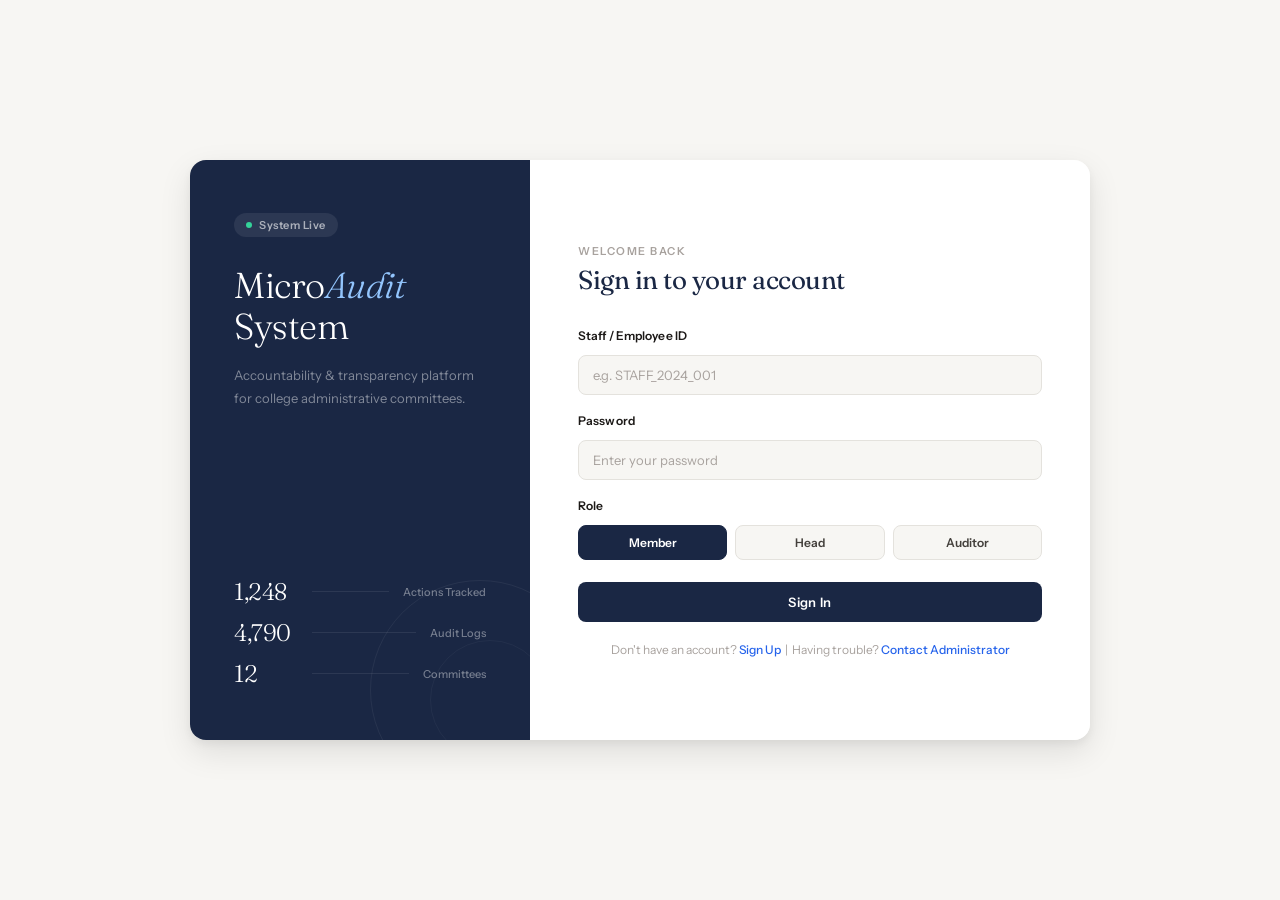
<file: src/main/webapp/index.html>
<!DOCTYPE html>
<html lang="en">
<head>
  <meta charset="UTF-8"/>
  <meta name="viewport" content="width=device-width, initial-scale=1.0"/>
  <title>MicroAudit — Login</title>
  <link href="https://fonts.googleapis.com/css2?family=Fraunces:ital,wght@0,300;0,400;1,300;1,400&family=Instrument+Sans:wght@400;500;600;700&display=swap" rel="stylesheet"/>
  <link rel="stylesheet" href="css/global.css"/>
  <link rel="stylesheet" href="css/login.css"/>
</head>
<body>
<div class="login-page">

  <!-- LEFT -->
  <div class="left-panel">
    <div class="lp-top">
      <div class="lp-badge"><span class="lp-badge-dot"></span> System Live</div>
      <div class="lp-title">Micro<em>Audit</em><br/>System</div>
      <p class="lp-desc">Accountability & transparency platform for college administrative committees.</p>
    </div>
    <div class="lp-stats">
      <div class="lp-stat">
        <div class="lp-stat-num">1,248</div>
        <div class="lp-stat-line"></div>
        <div class="lp-stat-label">Actions Tracked</div>
      </div>
      <div class="lp-stat">
        <div class="lp-stat-num">4,790</div>
        <div class="lp-stat-line"></div>
        <div class="lp-stat-label">Audit Logs</div>
      </div>
      <div class="lp-stat">
        <div class="lp-stat-num">12</div>
        <div class="lp-stat-line"></div>
        <div class="lp-stat-label">Committees</div>
      </div>
    </div>
  </div>

  <!-- RIGHT -->
  <div class="right-panel">
    <div class="rp-label">Welcome back</div>
    <div class="rp-title">Sign in to your account</div>

    <div class="form-body">
      <div class="form-group">
        <label>Staff / Employee ID</label>
        <input type="text" id="userId" name="userId" placeholder="e.g. STAFF_2024_001"/>
      </div>
      <div class="form-group">
        <label>Password</label>
        <input type="password" id="password" name="password" placeholder="Enter your password"/>
      </div>
      <div class="form-group">
        <label>Role</label>
        <div class="role-grid">
          <button type="button" class="role-btn active" onclick="selectRole(this)">Member</button>
          <button type="button" class="role-btn" onclick="selectRole(this)">Head</button>
          <button type="button" class="role-btn" onclick="selectRole(this)">Auditor</button>
        </div>
        <input type="hidden" id="selectedRole" name="role" value="Member"/>
      </div>
      <div class="error-msg" id="errMsg">Please fill in all fields.</div>
      <button type="button" class="login-btn" id="loginBtn" onclick="handleLogin()">Sign In</button>
    </div>

    <div class="form-footer">
      Don't have an account? <a href="signup.html">Sign Up</a> &nbsp;|&nbsp; Having trouble? <a href="#">Contact Administrator</a>
    </div>
  </div>

</div>
<script src="js/User.js"></script>
<script src="js/login.js"></script>
</body>
</html>
</file>
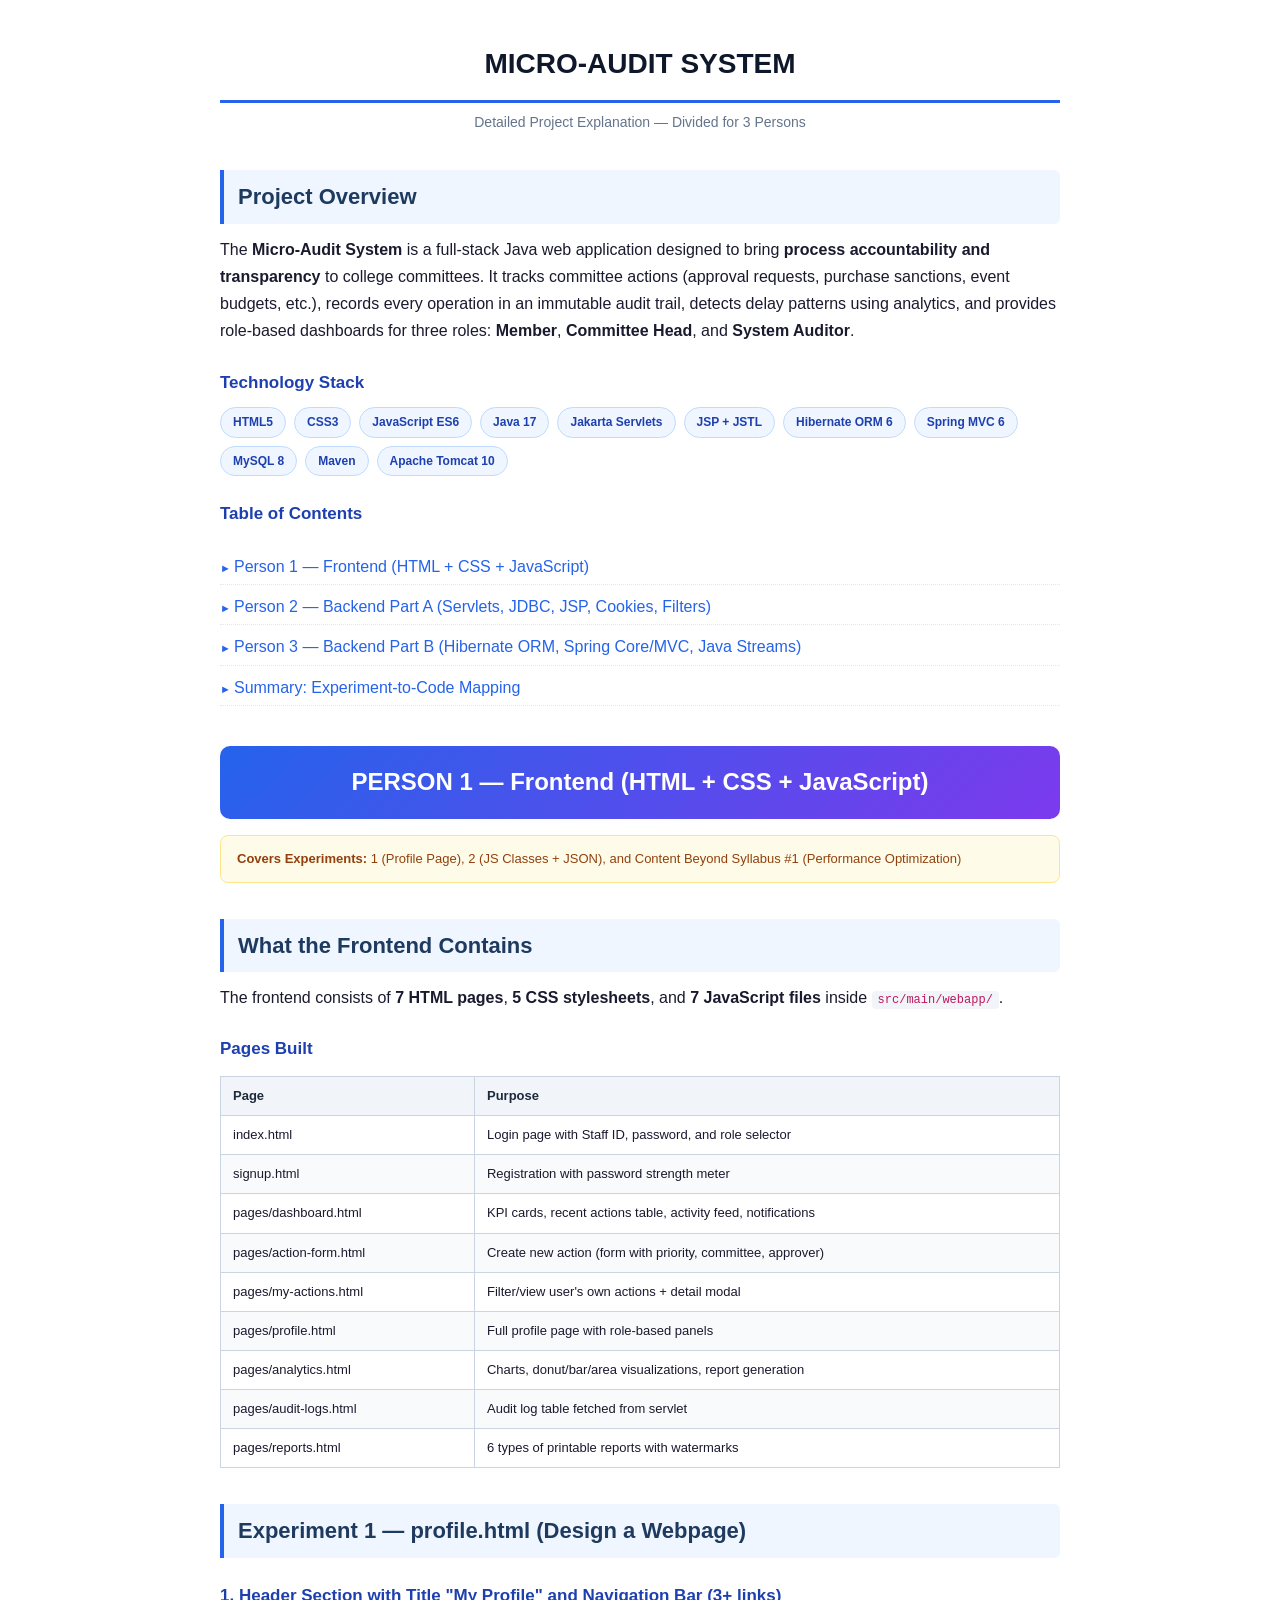
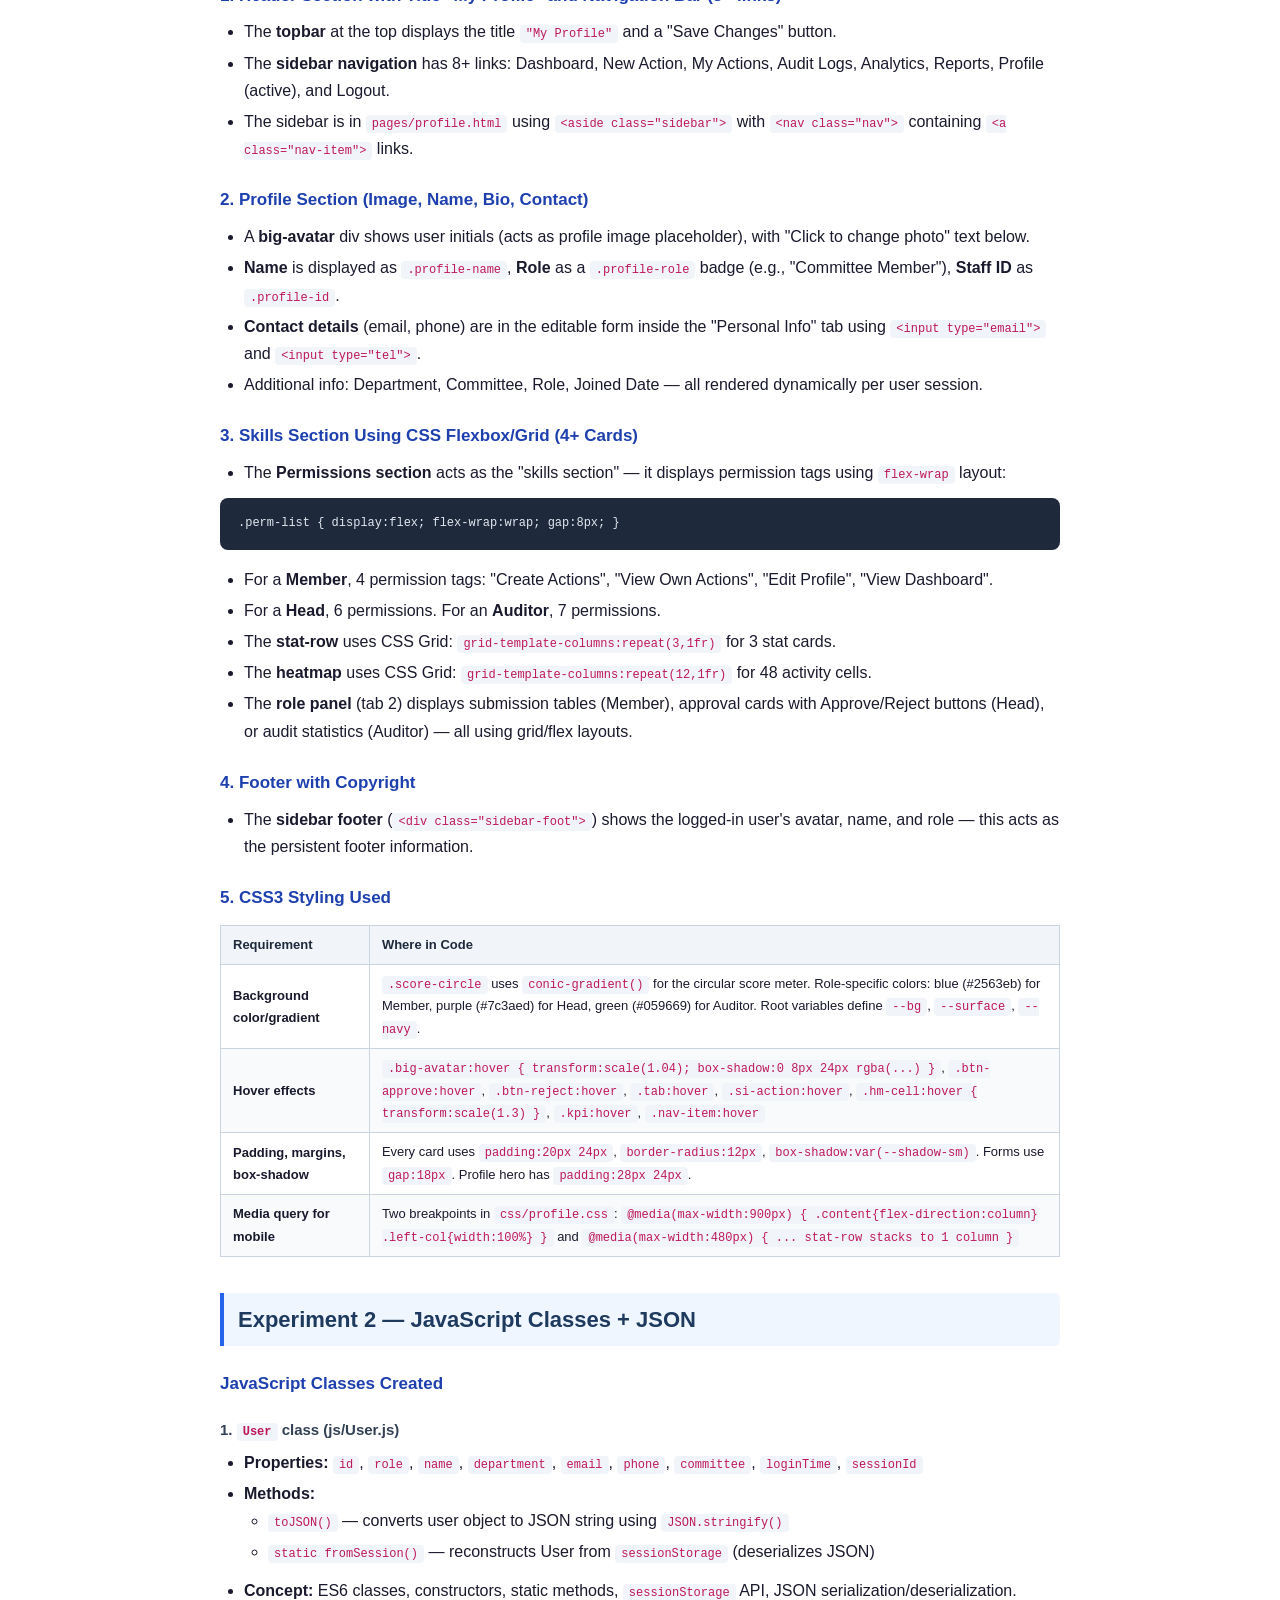
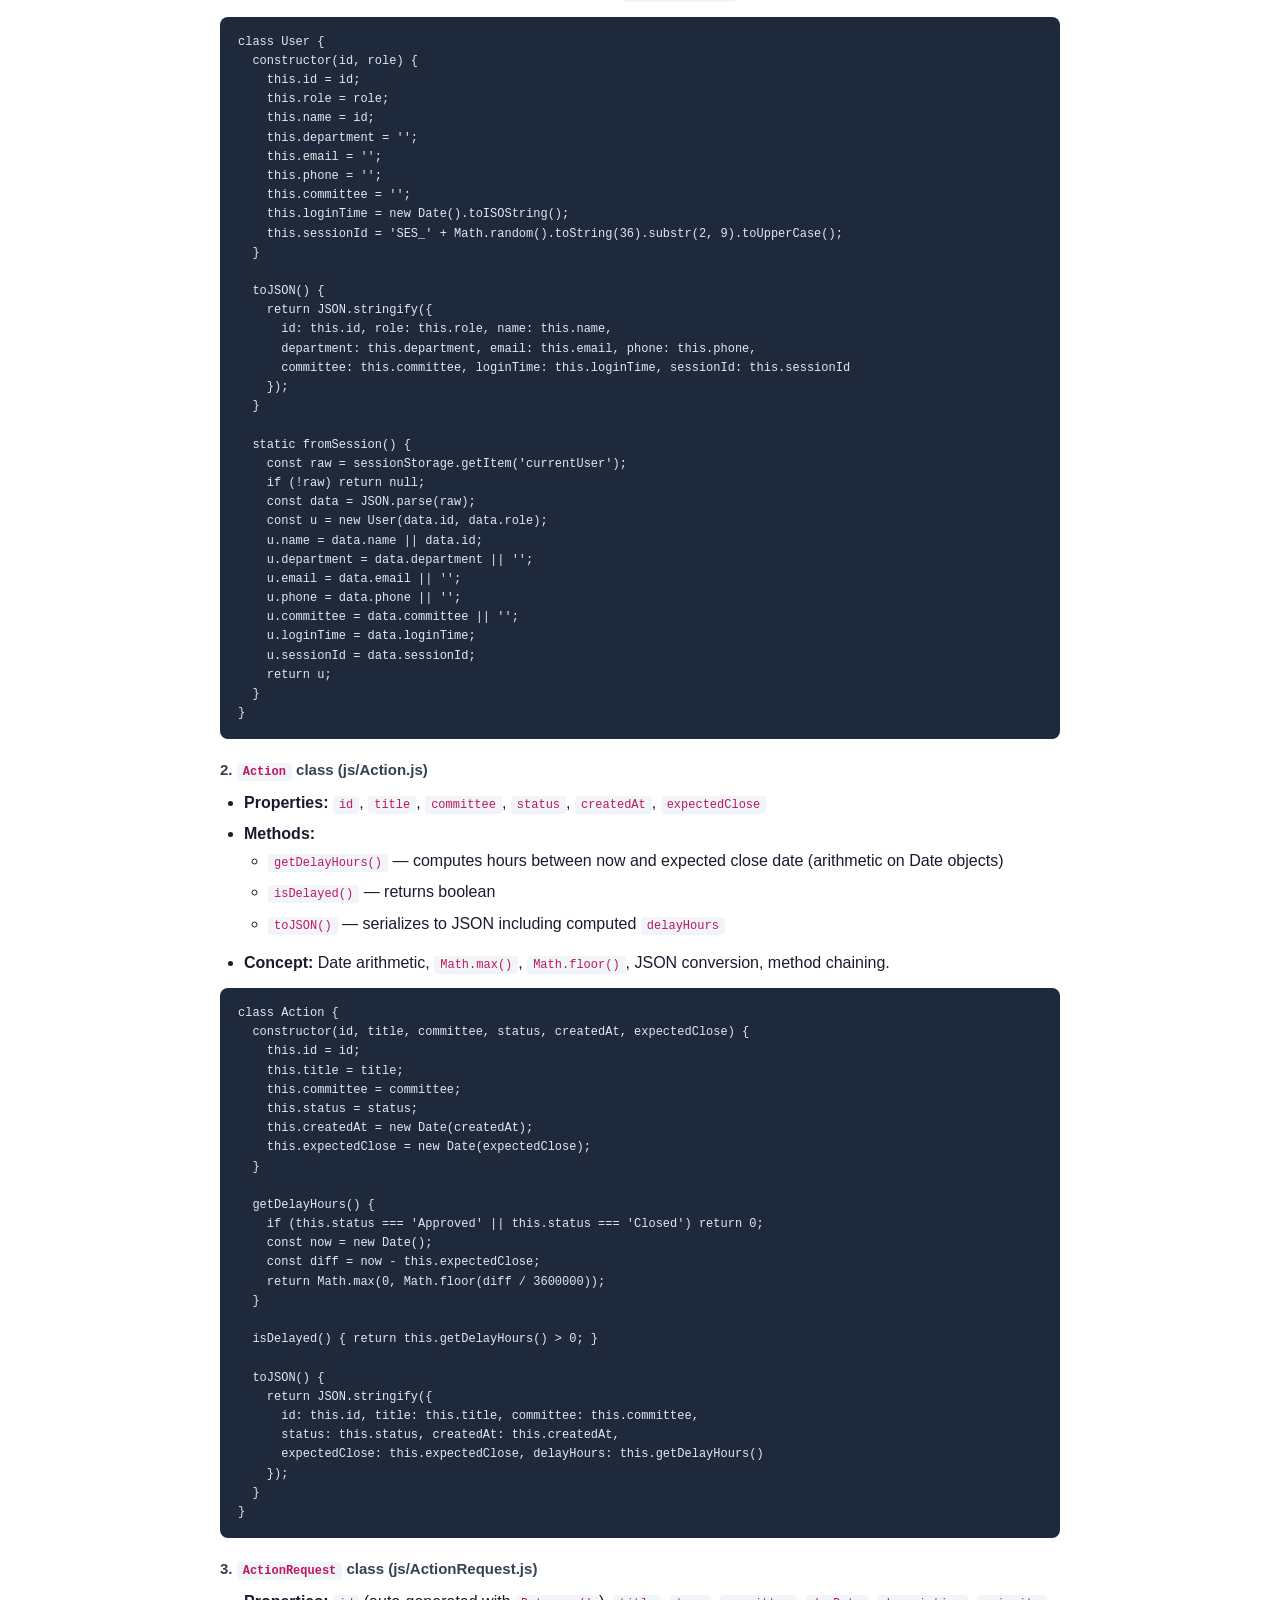
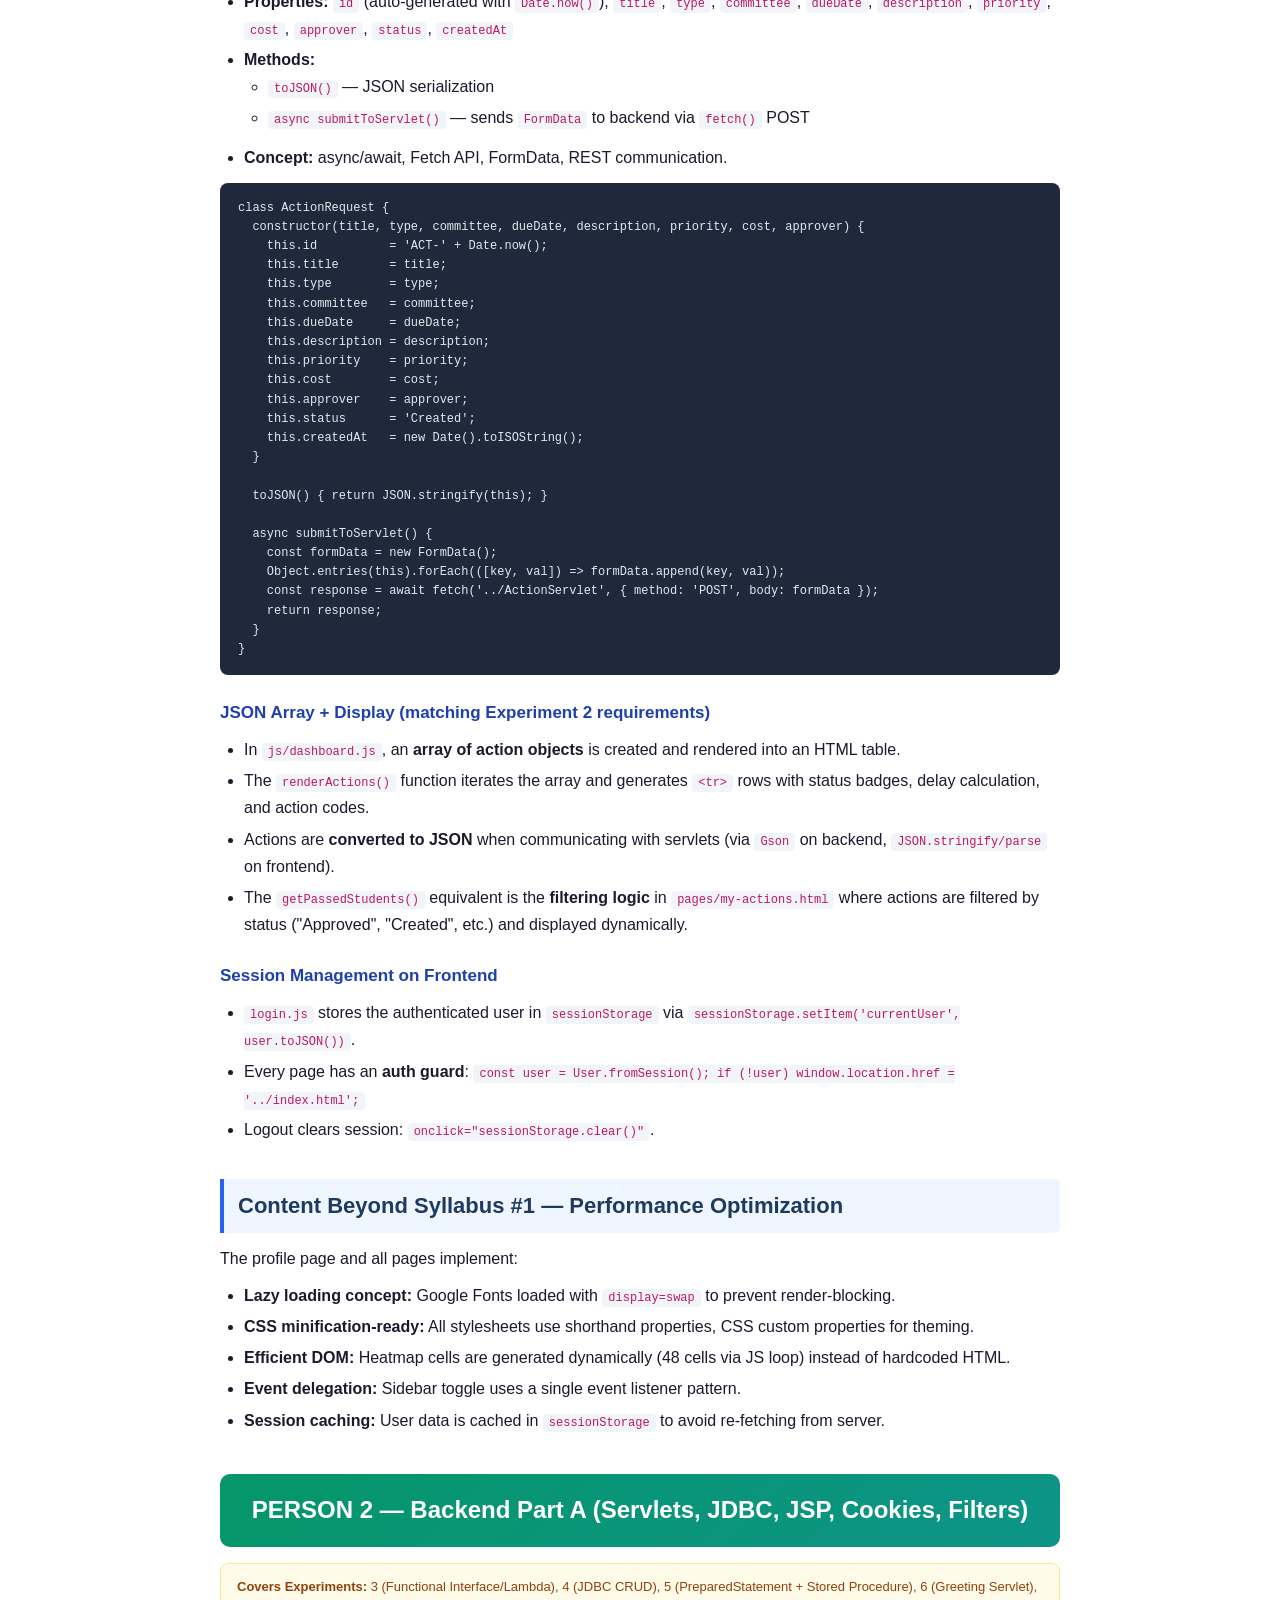
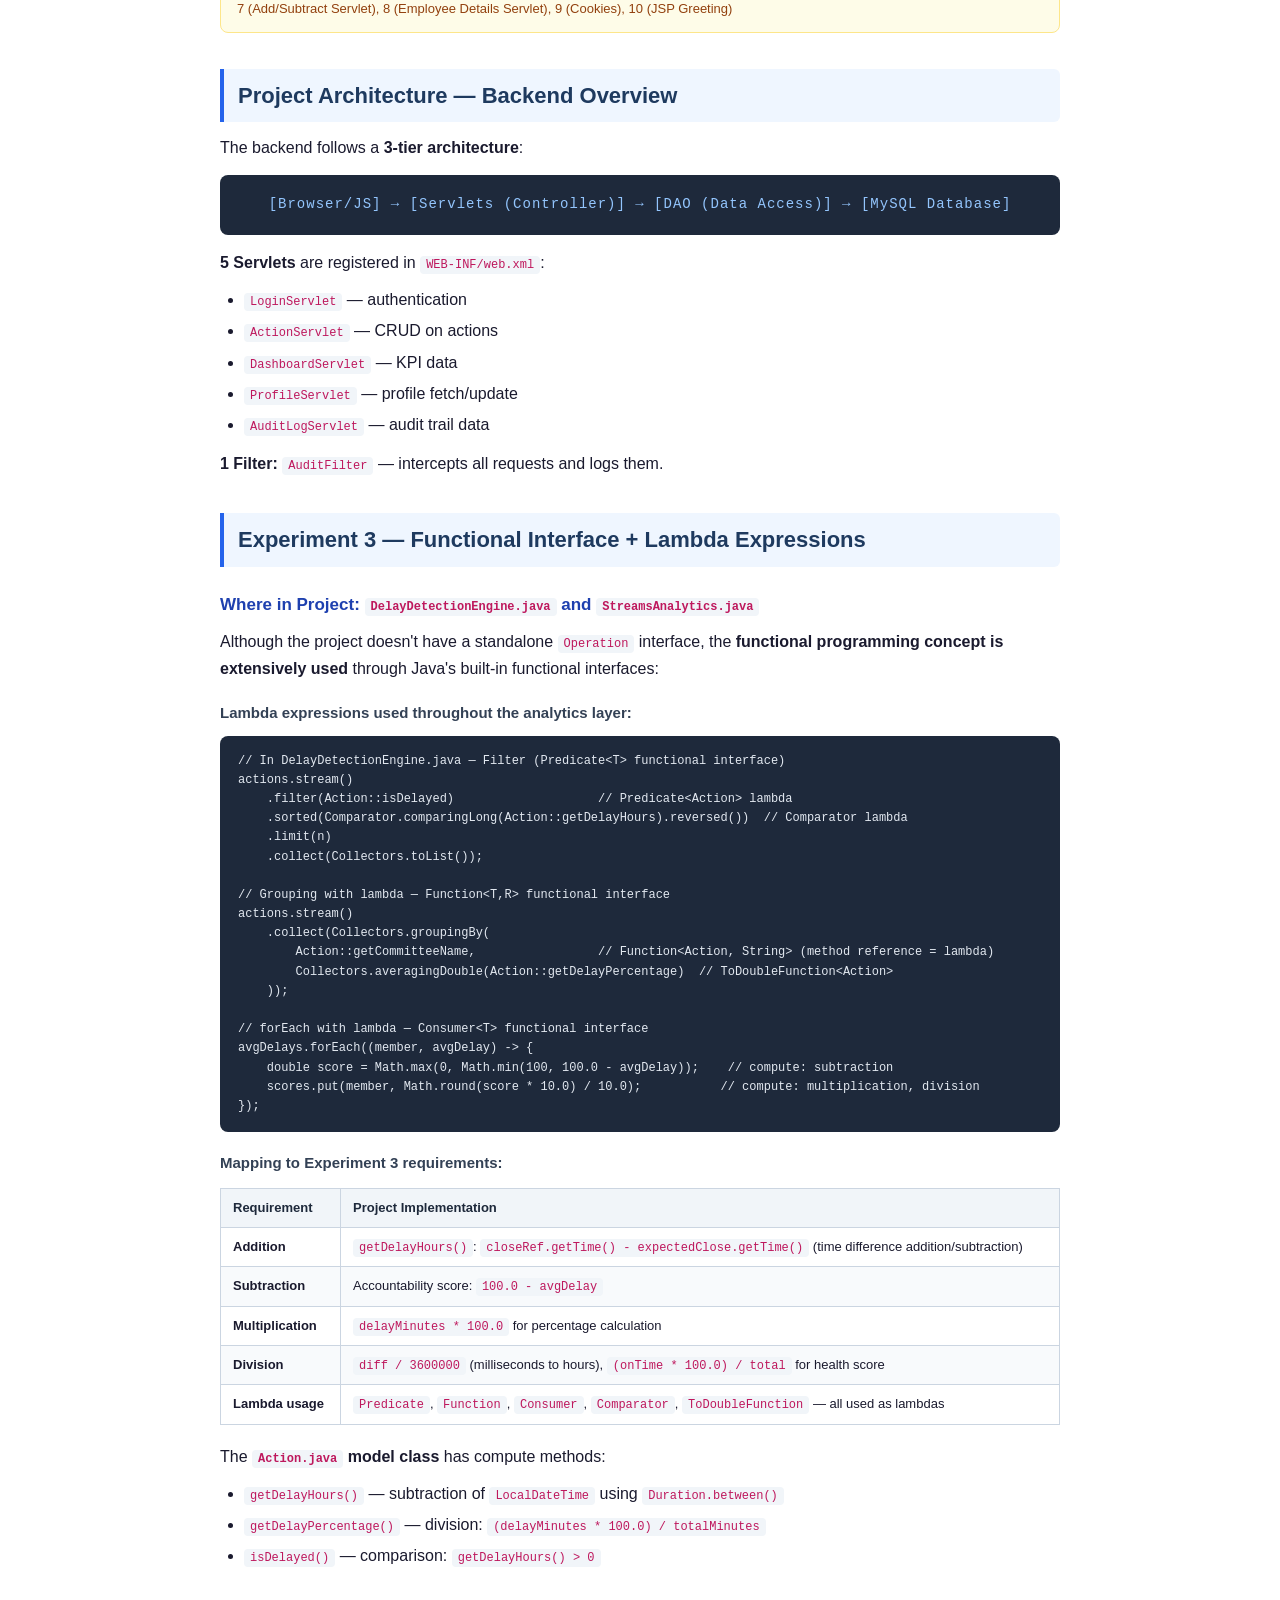
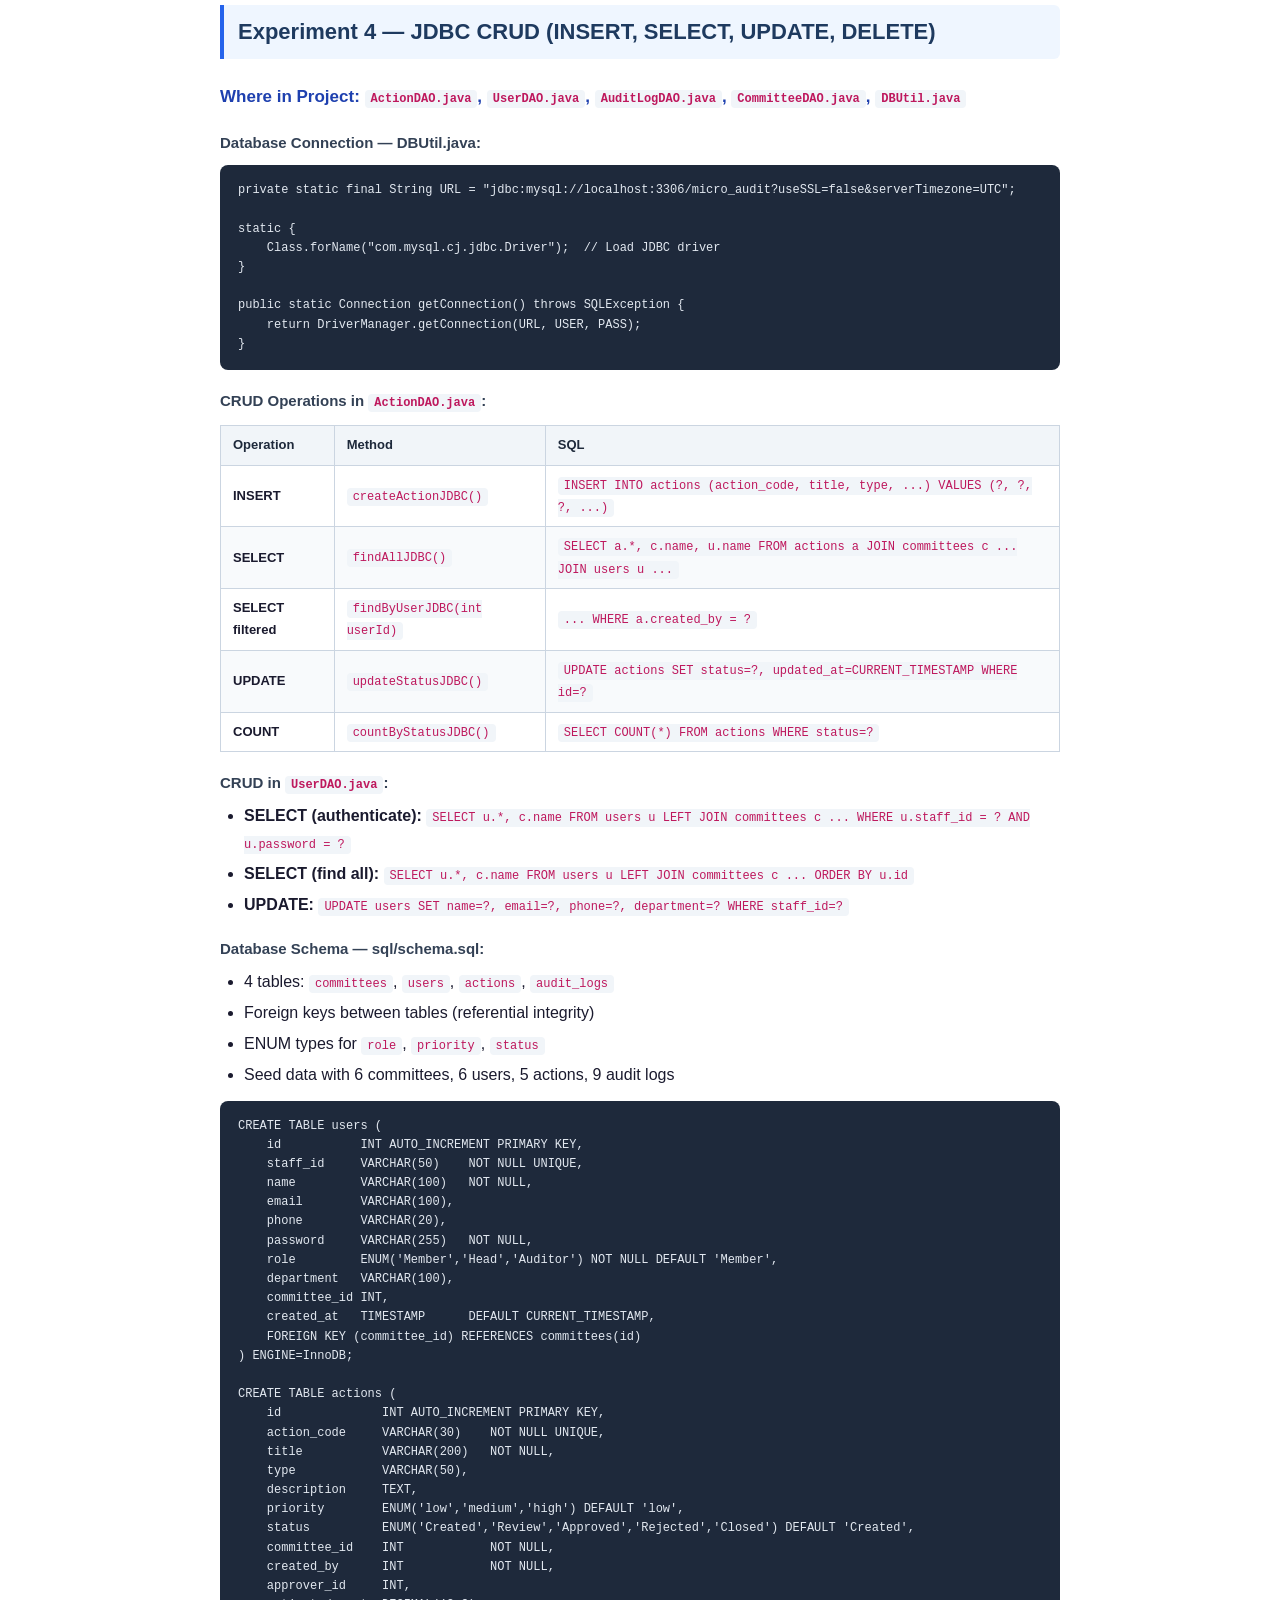
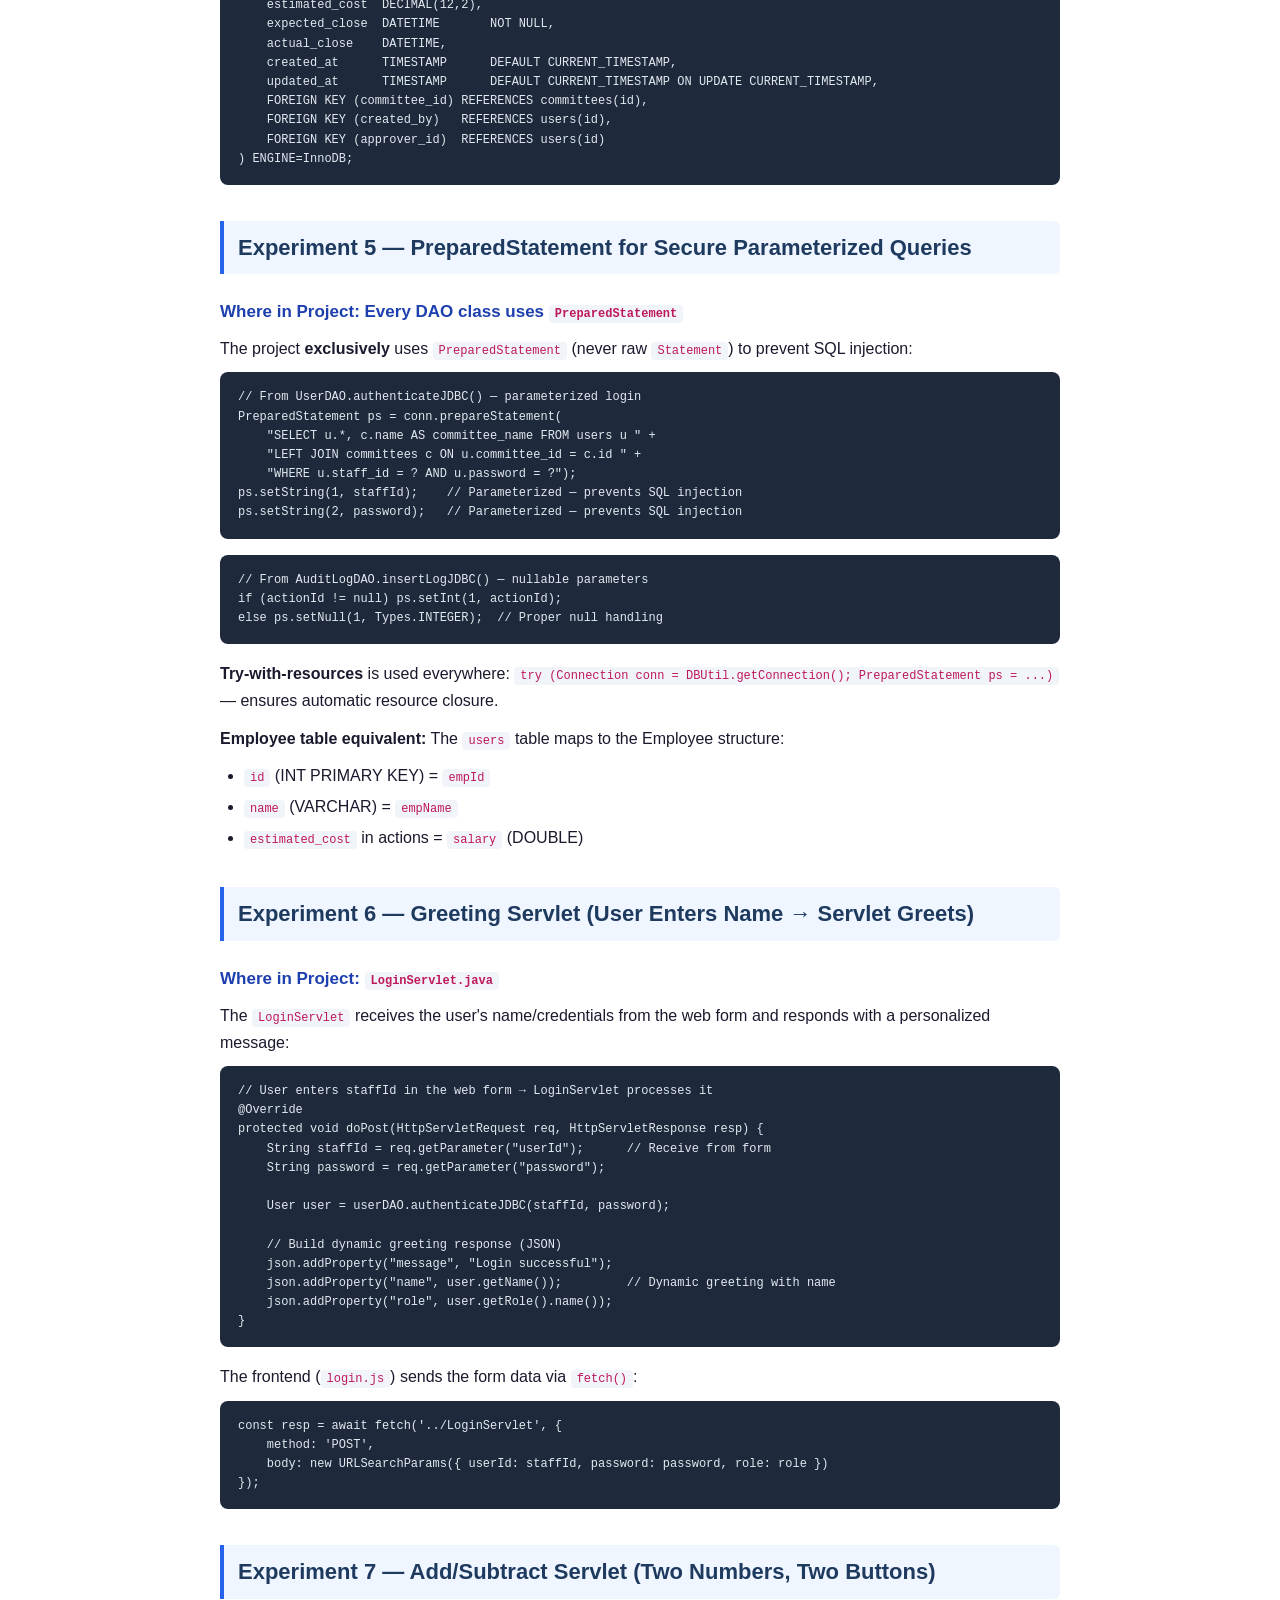
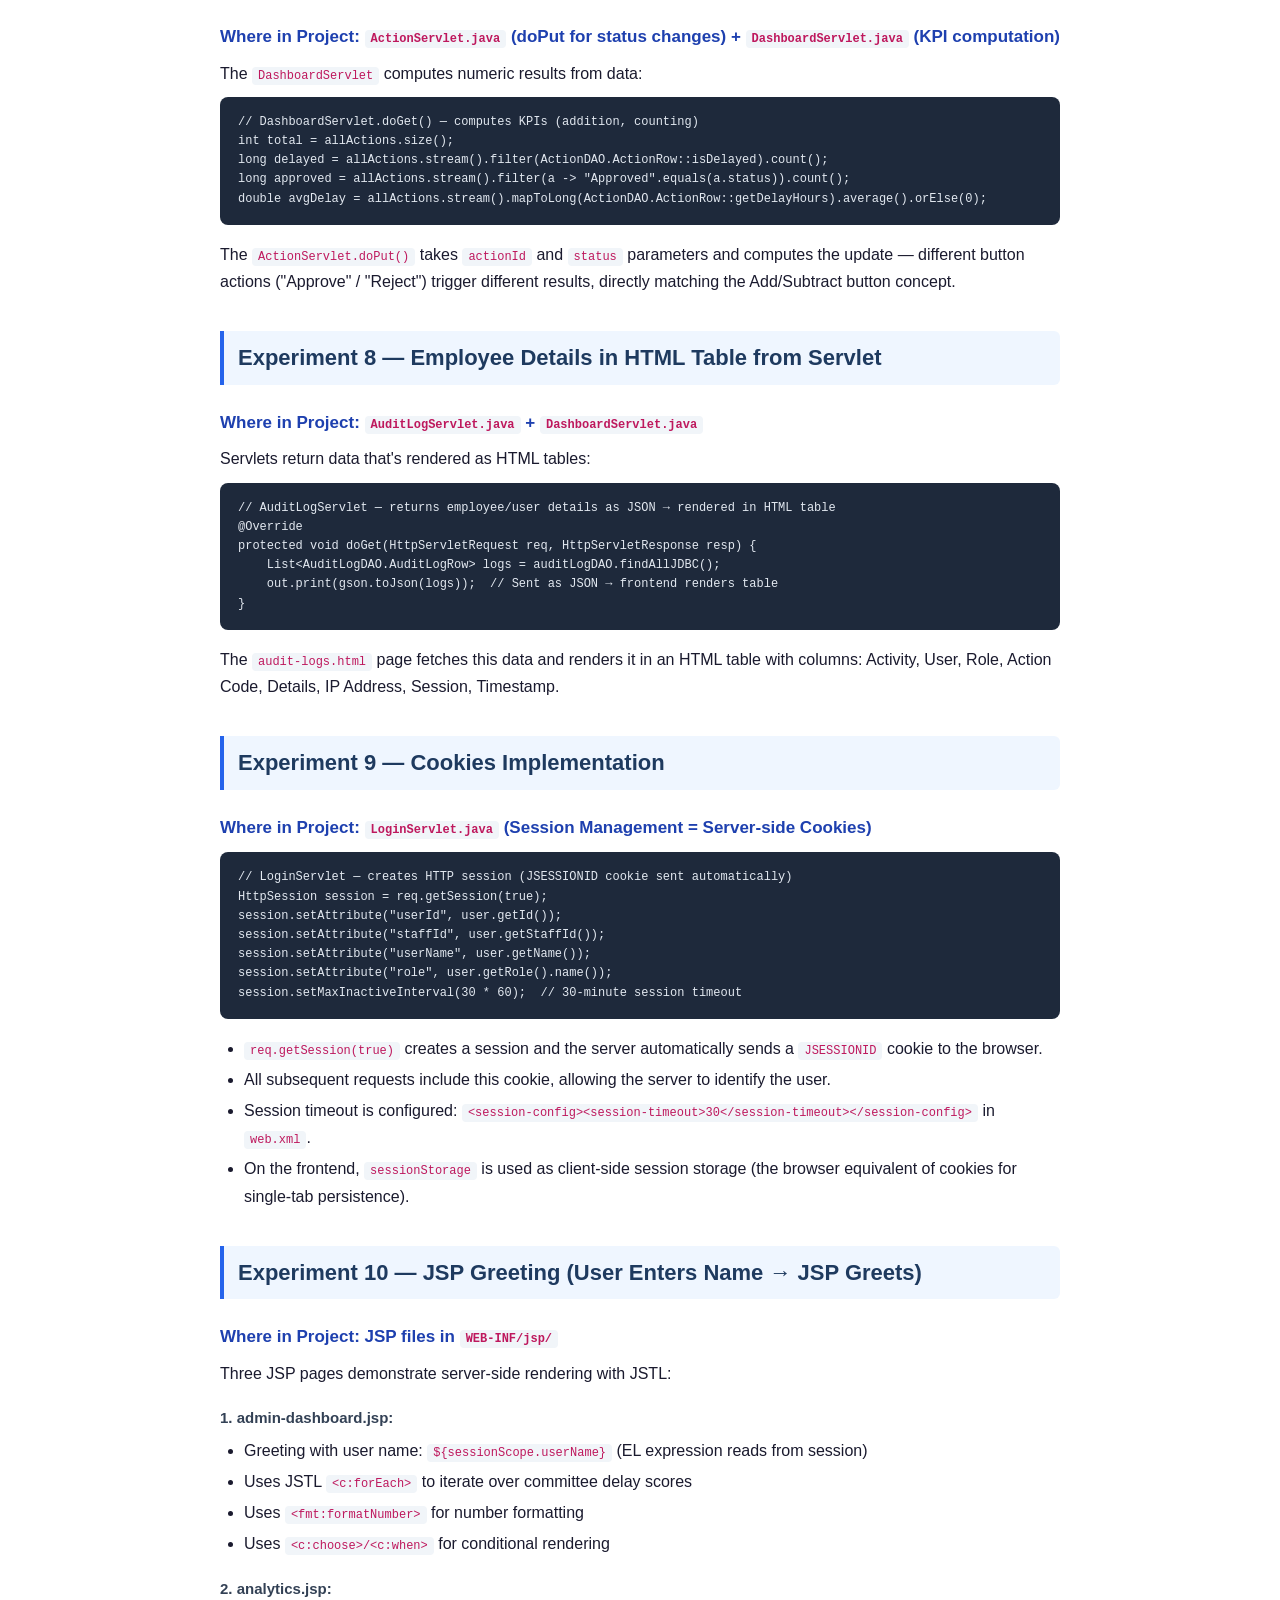
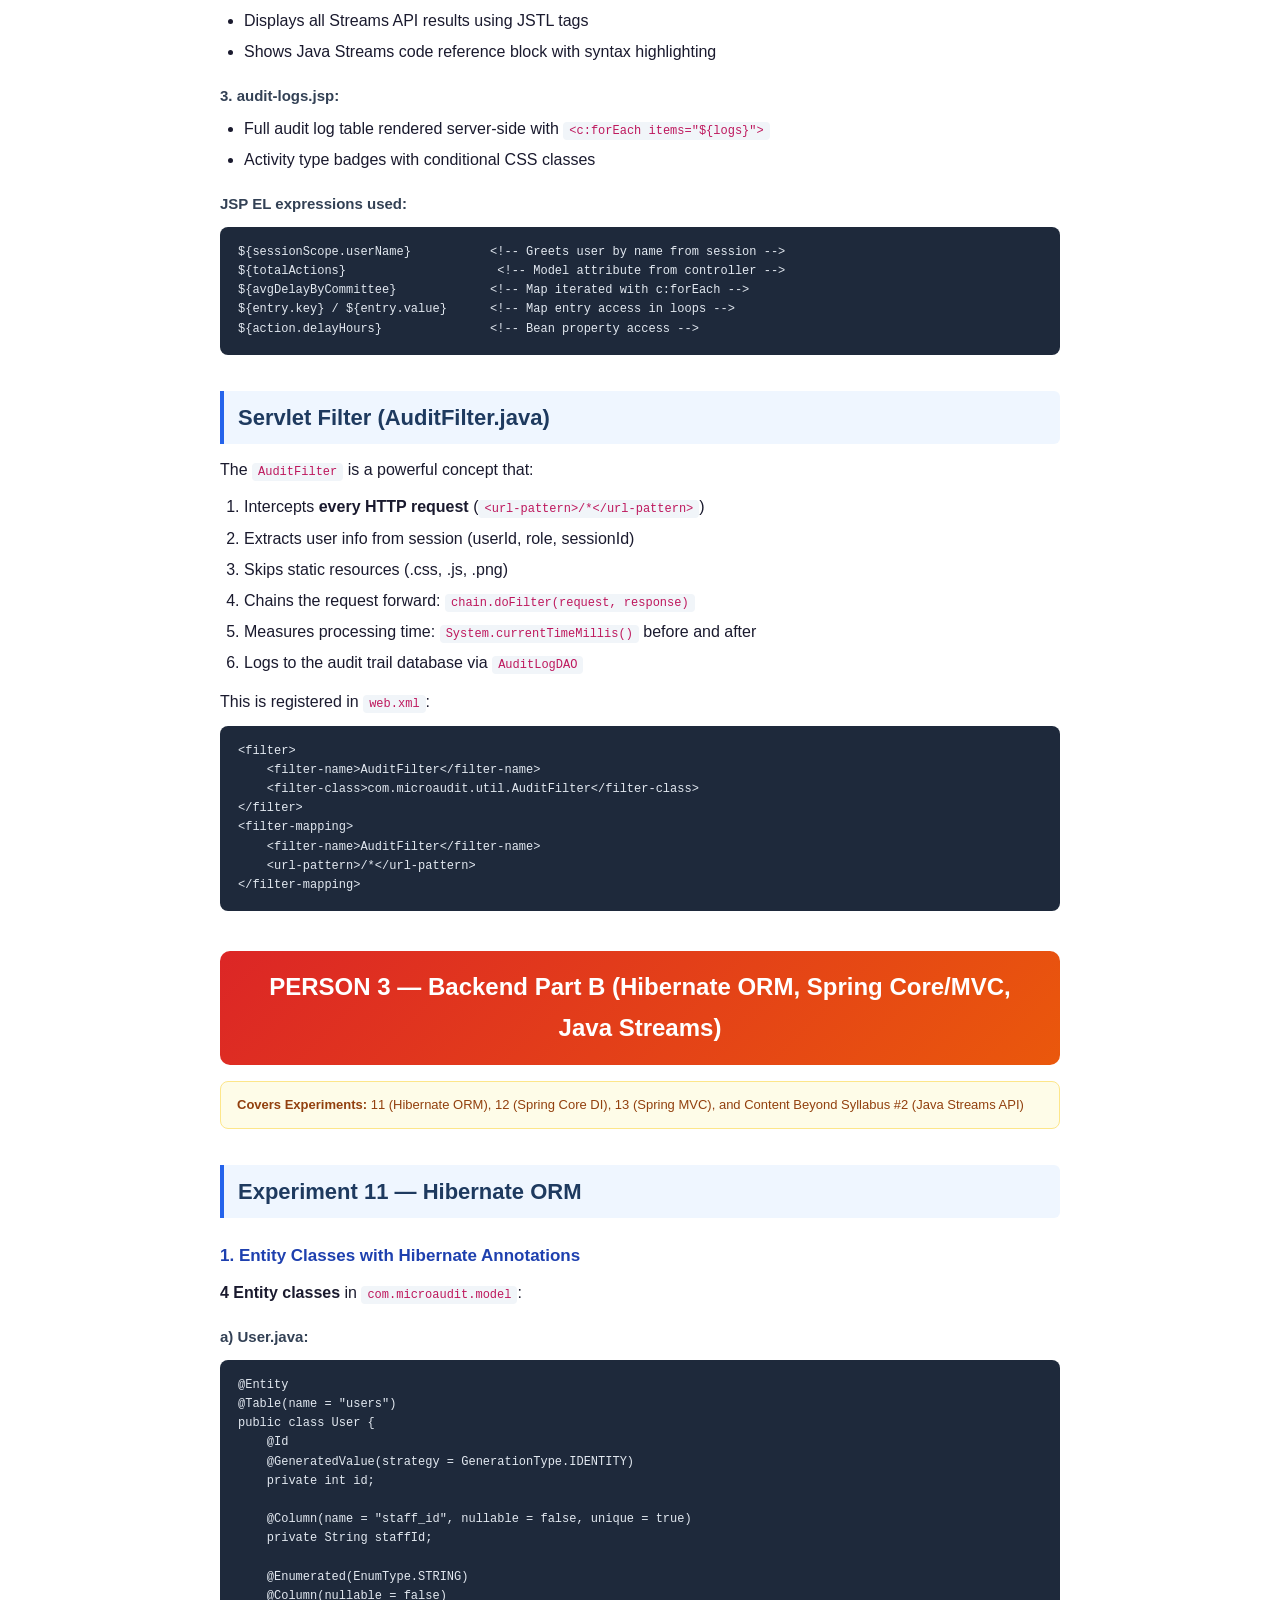
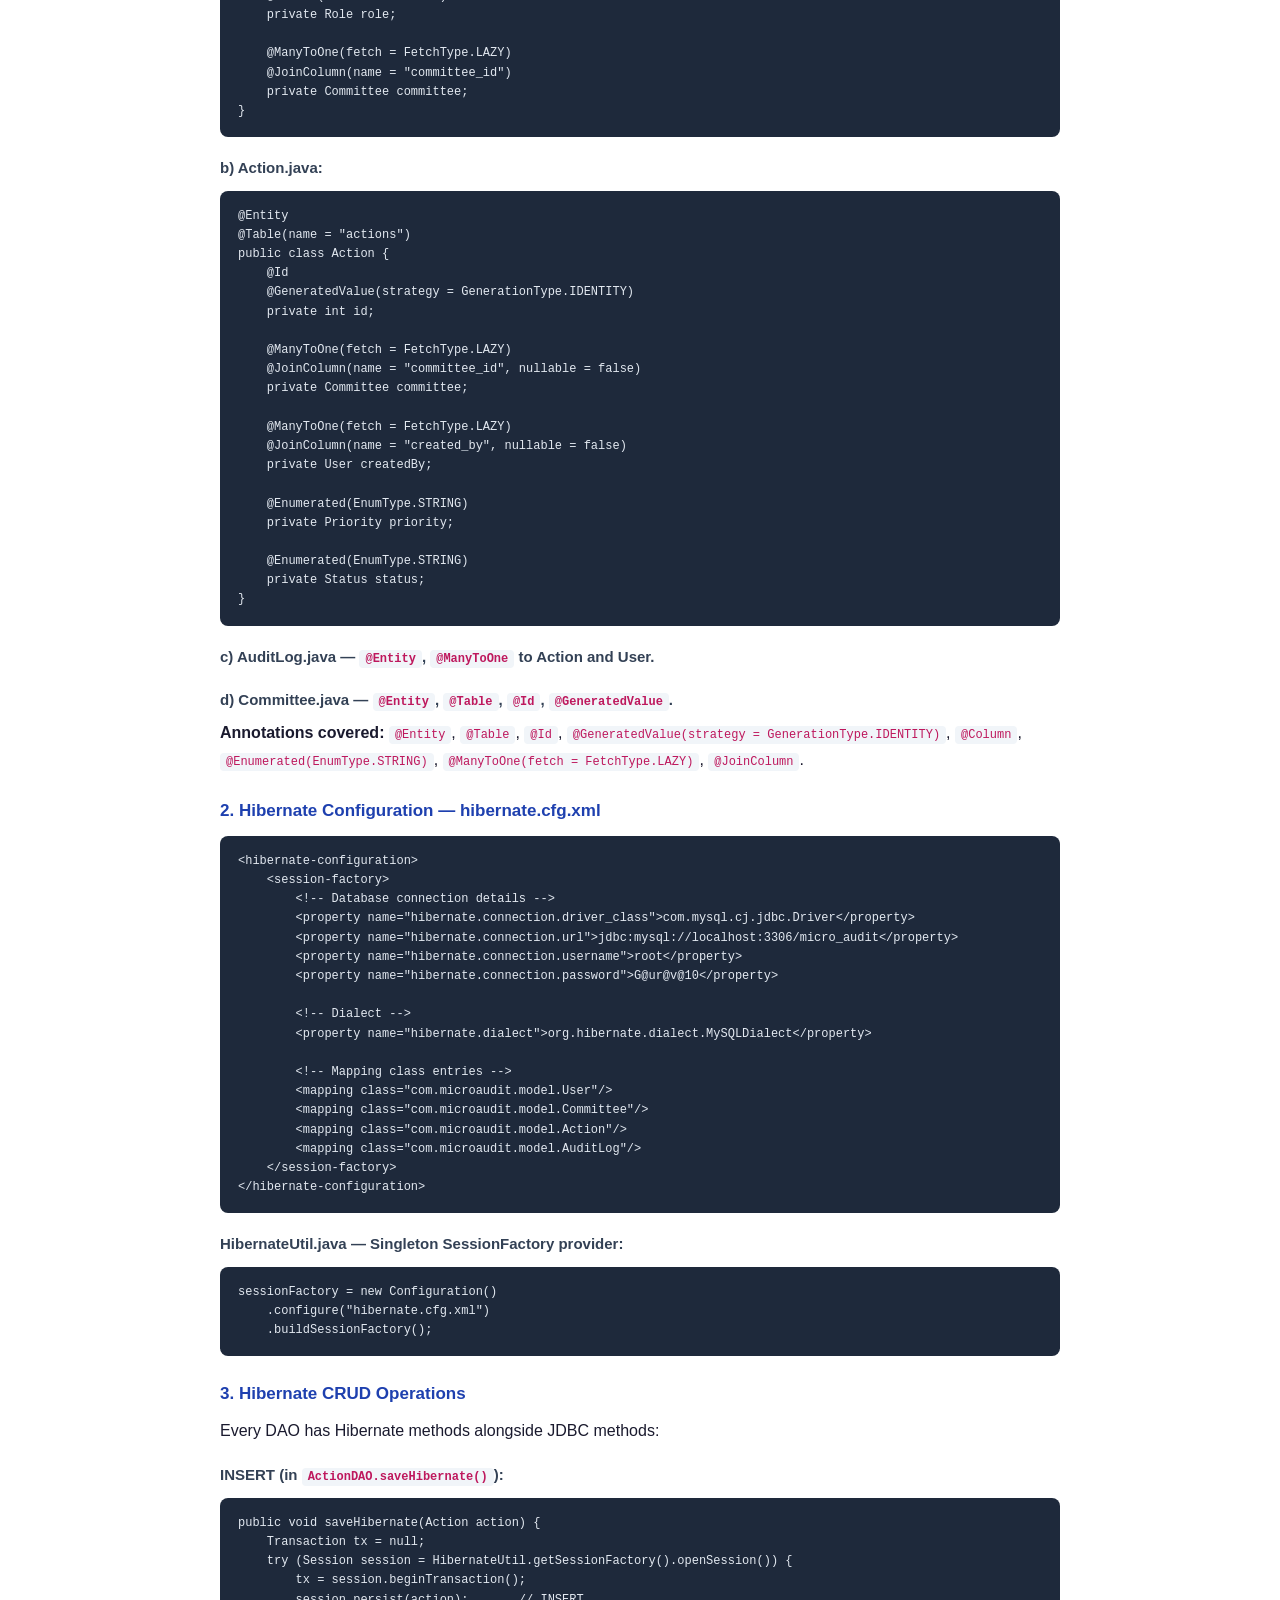
<file: Project_Explanation.html>
<!DOCTYPE html>
<html lang="en">
<head>
<meta charset="UTF-8"/>
<meta name="viewport" content="width=device-width, initial-scale=1.0"/>
<title>Micro-Audit System — Detailed Project Explanation</title>
<style>
  @media print {
    body { font-size: 11pt; }
    .page-break { page-break-before: always; }
    h1 { font-size: 20pt; }
    h2 { font-size: 16pt; }
    h3 { font-size: 13pt; }
    pre, code { font-size: 9pt; }
    table { font-size: 10pt; }
  }
  * { margin: 0; padding: 0; box-sizing: border-box; }
  body {
    font-family: 'Segoe UI', Tahoma, Geneva, Verdana, sans-serif;
    line-height: 1.7;
    color: #1a1a2e;
    max-width: 900px;
    margin: 0 auto;
    padding: 40px 30px;
    background: #fff;
  }
  h1 {
    text-align: center;
    font-size: 28px;
    color: #0f172a;
    border-bottom: 3px solid #2563eb;
    padding-bottom: 12px;
    margin-bottom: 8px;
  }
  .subtitle {
    text-align: center;
    color: #64748b;
    font-size: 14px;
    margin-bottom: 30px;
  }
  h2 {
    font-size: 22px;
    color: #1e3a5f;
    margin-top: 36px;
    margin-bottom: 12px;
    padding: 8px 14px;
    background: #eff6ff;
    border-left: 4px solid #2563eb;
    border-radius: 0 6px 6px 0;
  }
  h3 {
    font-size: 17px;
    color: #1e40af;
    margin-top: 24px;
    margin-bottom: 8px;
  }
  h4 {
    font-size: 15px;
    color: #334155;
    margin-top: 18px;
    margin-bottom: 6px;
  }
  p { margin-bottom: 10px; }
  ul, ol { margin-left: 24px; margin-bottom: 12px; }
  li { margin-bottom: 4px; }
  table {
    width: 100%;
    border-collapse: collapse;
    margin: 12px 0 18px 0;
    font-size: 13px;
  }
  th, td {
    border: 1px solid #cbd5e1;
    padding: 8px 12px;
    text-align: left;
  }
  th {
    background: #f1f5f9;
    font-weight: 700;
    color: #1e293b;
  }
  tr:nth-child(even) { background: #f8fafc; }
  pre {
    background: #1e293b;
    color: #e2e8f0;
    padding: 16px 18px;
    border-radius: 8px;
    overflow-x: auto;
    font-size: 12px;
    margin: 10px 0 16px 0;
    line-height: 1.6;
  }
  code {
    font-family: 'Cascadia Code', 'Fira Code', Consolas, monospace;
    background: #f1f5f9;
    padding: 2px 6px;
    border-radius: 4px;
    font-size: 12px;
    color: #be185d;
  }
  pre code {
    background: transparent;
    padding: 0;
    color: inherit;
  }
  .person-header {
    text-align: center;
    font-size: 24px;
    color: #fff;
    padding: 16px 20px;
    border-radius: 10px;
    margin-top: 40px;
    margin-bottom: 16px;
    font-weight: 700;
  }
  .person1 { background: linear-gradient(135deg, #2563eb, #7c3aed); }
  .person2 { background: linear-gradient(135deg, #059669, #0d9488); }
  .person3 { background: linear-gradient(135deg, #dc2626, #ea580c); }
  .covers-box {
    background: #fefce8;
    border: 1px solid #fde68a;
    border-radius: 8px;
    padding: 12px 16px;
    margin-bottom: 16px;
    font-size: 13px;
    color: #92400e;
  }
  .tech-stack {
    display: flex;
    flex-wrap: wrap;
    gap: 8px;
    margin: 10px 0 16px 0;
  }
  .tech-tag {
    background: #eff6ff;
    border: 1px solid #bfdbfe;
    color: #1e40af;
    padding: 4px 12px;
    border-radius: 20px;
    font-size: 12px;
    font-weight: 600;
  }
  .highlight-box {
    background: #f0fdf4;
    border: 1px solid #bbf7d0;
    border-radius: 8px;
    padding: 14px 18px;
    margin: 12px 0;
  }
  .warning-box {
    background: #fef2f2;
    border: 1px solid #fecaca;
    border-radius: 8px;
    padding: 14px 18px;
    margin: 12px 0;
    color: #991b1b;
  }
  hr {
    border: none;
    border-top: 2px dashed #cbd5e1;
    margin: 30px 0;
  }
  .arch-box {
    background: #1e293b;
    color: #93c5fd;
    padding: 18px 24px;
    border-radius: 8px;
    font-family: monospace;
    font-size: 14px;
    text-align: center;
    margin: 14px 0;
    letter-spacing: 1px;
  }
  .toc { margin: 20px 0 30px 0; }
  .toc a { color: #2563eb; text-decoration: none; }
  .toc a:hover { text-decoration: underline; }
  .toc ul { list-style: none; margin-left: 0; }
  .toc li { padding: 4px 0; border-bottom: 1px dotted #e2e8f0; }
  .toc li::before { content: "► "; color: #2563eb; font-size: 11px; }
  .footer {
    text-align: center;
    margin-top: 50px;
    padding-top: 20px;
    border-top: 2px solid #e2e8f0;
    color: #94a3b8;
    font-size: 12px;
  }
</style>
</head>
<body>

<h1>MICRO-AUDIT SYSTEM</h1>
<p class="subtitle">Detailed Project Explanation — Divided for 3 Persons</p>

<h2>Project Overview</h2>

<p>The <strong>Micro-Audit System</strong> is a full-stack Java web application designed to bring <strong>process accountability and transparency</strong> to college committees. It tracks committee actions (approval requests, purchase sanctions, event budgets, etc.), records every operation in an immutable audit trail, detects delay patterns using analytics, and provides role-based dashboards for three roles: <strong>Member</strong>, <strong>Committee Head</strong>, and <strong>System Auditor</strong>.</p>

<h3>Technology Stack</h3>
<div class="tech-stack">
  <span class="tech-tag">HTML5</span>
  <span class="tech-tag">CSS3</span>
  <span class="tech-tag">JavaScript ES6</span>
  <span class="tech-tag">Java 17</span>
  <span class="tech-tag">Jakarta Servlets</span>
  <span class="tech-tag">JSP + JSTL</span>
  <span class="tech-tag">Hibernate ORM 6</span>
  <span class="tech-tag">Spring MVC 6</span>
  <span class="tech-tag">MySQL 8</span>
  <span class="tech-tag">Maven</span>
  <span class="tech-tag">Apache Tomcat 10</span>
</div>

<h3>Table of Contents</h3>
<div class="toc">
<ul>
  <li><a href="#person1">Person 1 — Frontend (HTML + CSS + JavaScript)</a></li>
  <li><a href="#person2">Person 2 — Backend Part A (Servlets, JDBC, JSP, Cookies, Filters)</a></li>
  <li><a href="#person3">Person 3 — Backend Part B (Hibernate ORM, Spring Core/MVC, Java Streams)</a></li>
  <li><a href="#summary">Summary: Experiment-to-Code Mapping</a></li>
</ul>
</div>

<!-- ═══════════════════════════════════════════════════════════════ -->
<!--                       PERSON 1                                 -->
<!-- ═══════════════════════════════════════════════════════════════ -->

<div class="page-break"></div>

<div class="person-header person1" id="person1">PERSON 1 — Frontend (HTML + CSS + JavaScript)</div>

<div class="covers-box">
  <strong>Covers Experiments:</strong> 1 (Profile Page), 2 (JS Classes + JSON), and Content Beyond Syllabus #1 (Performance Optimization)
</div>

<h2>What the Frontend Contains</h2>

<p>The frontend consists of <strong>7 HTML pages</strong>, <strong>5 CSS stylesheets</strong>, and <strong>7 JavaScript files</strong> inside <code>src/main/webapp/</code>.</p>

<h3>Pages Built</h3>

<table>
  <thead><tr><th>Page</th><th>Purpose</th></tr></thead>
  <tbody>
    <tr><td>index.html</td><td>Login page with Staff ID, password, and role selector</td></tr>
    <tr><td>signup.html</td><td>Registration with password strength meter</td></tr>
    <tr><td>pages/dashboard.html</td><td>KPI cards, recent actions table, activity feed, notifications</td></tr>
    <tr><td>pages/action-form.html</td><td>Create new action (form with priority, committee, approver)</td></tr>
    <tr><td>pages/my-actions.html</td><td>Filter/view user's own actions + detail modal</td></tr>
    <tr><td>pages/profile.html</td><td>Full profile page with role-based panels</td></tr>
    <tr><td>pages/analytics.html</td><td>Charts, donut/bar/area visualizations, report generation</td></tr>
    <tr><td>pages/audit-logs.html</td><td>Audit log table fetched from servlet</td></tr>
    <tr><td>pages/reports.html</td><td>6 types of printable reports with watermarks</td></tr>
  </tbody>
</table>

<h2>Experiment 1 — profile.html (Design a Webpage)</h2>

<h3>1. Header Section with Title "My Profile" and Navigation Bar (3+ links)</h3>

<ul>
  <li>The <strong>topbar</strong> at the top displays the title <code>"My Profile"</code> and a "Save Changes" button.</li>
  <li>The <strong>sidebar navigation</strong> has 8+ links: Dashboard, New Action, My Actions, Audit Logs, Analytics, Reports, Profile (active), and Logout.</li>
  <li>The sidebar is in <code>pages/profile.html</code> using <code>&lt;aside class="sidebar"&gt;</code> with <code>&lt;nav class="nav"&gt;</code> containing <code>&lt;a class="nav-item"&gt;</code> links.</li>
</ul>

<h3>2. Profile Section (Image, Name, Bio, Contact)</h3>

<ul>
  <li>A <strong>big-avatar</strong> div shows user initials (acts as profile image placeholder), with "Click to change photo" text below.</li>
  <li><strong>Name</strong> is displayed as <code>.profile-name</code>, <strong>Role</strong> as a <code>.profile-role</code> badge (e.g., "Committee Member"), <strong>Staff ID</strong> as <code>.profile-id</code>.</li>
  <li><strong>Contact details</strong> (email, phone) are in the editable form inside the "Personal Info" tab using <code>&lt;input type="email"&gt;</code> and <code>&lt;input type="tel"&gt;</code>.</li>
  <li>Additional info: Department, Committee, Role, Joined Date — all rendered dynamically per user session.</li>
</ul>

<h3>3. Skills Section Using CSS Flexbox/Grid (4+ Cards)</h3>

<ul>
  <li>The <strong>Permissions section</strong> acts as the "skills section" — it displays permission tags using <code>flex-wrap</code> layout:</li>
</ul>

<pre><code>.perm-list { display:flex; flex-wrap:wrap; gap:8px; }</code></pre>

<ul>
  <li>For a <strong>Member</strong>, 4 permission tags: "Create Actions", "View Own Actions", "Edit Profile", "View Dashboard".</li>
  <li>For a <strong>Head</strong>, 6 permissions. For an <strong>Auditor</strong>, 7 permissions.</li>
  <li>The <strong>stat-row</strong> uses CSS Grid: <code>grid-template-columns:repeat(3,1fr)</code> for 3 stat cards.</li>
  <li>The <strong>heatmap</strong> uses CSS Grid: <code>grid-template-columns:repeat(12,1fr)</code> for 48 activity cells.</li>
  <li>The <strong>role panel</strong> (tab 2) displays submission tables (Member), approval cards with Approve/Reject buttons (Head), or audit statistics (Auditor) — all using grid/flex layouts.</li>
</ul>

<h3>4. Footer with Copyright</h3>

<ul>
  <li>The <strong>sidebar footer</strong> (<code>&lt;div class="sidebar-foot"&gt;</code>) shows the logged-in user's avatar, name, and role — this acts as the persistent footer information.</li>
</ul>

<h3>5. CSS3 Styling Used</h3>

<table>
  <thead><tr><th>Requirement</th><th>Where in Code</th></tr></thead>
  <tbody>
    <tr>
      <td><strong>Background color/gradient</strong></td>
      <td><code>.score-circle</code> uses <code>conic-gradient()</code> for the circular score meter. Role-specific colors: blue (#2563eb) for Member, purple (#7c3aed) for Head, green (#059669) for Auditor. Root variables define <code>--bg</code>, <code>--surface</code>, <code>--navy</code>.</td>
    </tr>
    <tr>
      <td><strong>Hover effects</strong></td>
      <td><code>.big-avatar:hover { transform:scale(1.04); box-shadow:0 8px 24px rgba(...) }</code>, <code>.btn-approve:hover</code>, <code>.btn-reject:hover</code>, <code>.tab:hover</code>, <code>.si-action:hover</code>, <code>.hm-cell:hover { transform:scale(1.3) }</code>, <code>.kpi:hover</code>, <code>.nav-item:hover</code></td>
    </tr>
    <tr>
      <td><strong>Padding, margins, box-shadow</strong></td>
      <td>Every card uses <code>padding:20px 24px</code>, <code>border-radius:12px</code>, <code>box-shadow:var(--shadow-sm)</code>. Forms use <code>gap:18px</code>. Profile hero has <code>padding:28px 24px</code>.</td>
    </tr>
    <tr>
      <td><strong>Media query for mobile</strong></td>
      <td>Two breakpoints in <code>css/profile.css</code>: <code>@media(max-width:900px) { .content{flex-direction:column} .left-col{width:100%} }</code> and <code>@media(max-width:480px) { ... stat-row stacks to 1 column }</code></td>
    </tr>
  </tbody>
</table>

<h2>Experiment 2 — JavaScript Classes + JSON</h2>

<h3>JavaScript Classes Created</h3>

<h4>1. <code>User</code> class (js/User.js)</h4>

<ul>
  <li><strong>Properties:</strong> <code>id</code>, <code>role</code>, <code>name</code>, <code>department</code>, <code>email</code>, <code>phone</code>, <code>committee</code>, <code>loginTime</code>, <code>sessionId</code></li>
  <li><strong>Methods:</strong>
    <ul>
      <li><code>toJSON()</code> — converts user object to JSON string using <code>JSON.stringify()</code></li>
      <li><code>static fromSession()</code> — reconstructs User from <code>sessionStorage</code> (deserializes JSON)</li>
    </ul>
  </li>
  <li><strong>Concept:</strong> ES6 classes, constructors, static methods, <code>sessionStorage</code> API, JSON serialization/deserialization.</li>
</ul>

<pre><code>class User {
  constructor(id, role) {
    this.id = id;
    this.role = role;
    this.name = id;
    this.department = '';
    this.email = '';
    this.phone = '';
    this.committee = '';
    this.loginTime = new Date().toISOString();
    this.sessionId = 'SES_' + Math.random().toString(36).substr(2, 9).toUpperCase();
  }

  toJSON() {
    return JSON.stringify({
      id: this.id, role: this.role, name: this.name,
      department: this.department, email: this.email, phone: this.phone,
      committee: this.committee, loginTime: this.loginTime, sessionId: this.sessionId
    });
  }

  static fromSession() {
    const raw = sessionStorage.getItem('currentUser');
    if (!raw) return null;
    const data = JSON.parse(raw);
    const u = new User(data.id, data.role);
    u.name = data.name || data.id;
    u.department = data.department || '';
    u.email = data.email || '';
    u.phone = data.phone || '';
    u.committee = data.committee || '';
    u.loginTime = data.loginTime;
    u.sessionId = data.sessionId;
    return u;
  }
}</code></pre>

<h4>2. <code>Action</code> class (js/Action.js)</h4>

<ul>
  <li><strong>Properties:</strong> <code>id</code>, <code>title</code>, <code>committee</code>, <code>status</code>, <code>createdAt</code>, <code>expectedClose</code></li>
  <li><strong>Methods:</strong>
    <ul>
      <li><code>getDelayHours()</code> — computes hours between now and expected close date (arithmetic on Date objects)</li>
      <li><code>isDelayed()</code> — returns boolean</li>
      <li><code>toJSON()</code> — serializes to JSON including computed <code>delayHours</code></li>
    </ul>
  </li>
  <li><strong>Concept:</strong> Date arithmetic, <code>Math.max()</code>, <code>Math.floor()</code>, JSON conversion, method chaining.</li>
</ul>

<pre><code>class Action {
  constructor(id, title, committee, status, createdAt, expectedClose) {
    this.id = id;
    this.title = title;
    this.committee = committee;
    this.status = status;
    this.createdAt = new Date(createdAt);
    this.expectedClose = new Date(expectedClose);
  }

  getDelayHours() {
    if (this.status === 'Approved' || this.status === 'Closed') return 0;
    const now = new Date();
    const diff = now - this.expectedClose;
    return Math.max(0, Math.floor(diff / 3600000));
  }

  isDelayed() { return this.getDelayHours() > 0; }

  toJSON() {
    return JSON.stringify({
      id: this.id, title: this.title, committee: this.committee,
      status: this.status, createdAt: this.createdAt,
      expectedClose: this.expectedClose, delayHours: this.getDelayHours()
    });
  }
}</code></pre>

<h4>3. <code>ActionRequest</code> class (js/ActionRequest.js)</h4>

<ul>
  <li><strong>Properties:</strong> <code>id</code> (auto-generated with <code>Date.now()</code>), <code>title</code>, <code>type</code>, <code>committee</code>, <code>dueDate</code>, <code>description</code>, <code>priority</code>, <code>cost</code>, <code>approver</code>, <code>status</code>, <code>createdAt</code></li>
  <li><strong>Methods:</strong>
    <ul>
      <li><code>toJSON()</code> — JSON serialization</li>
      <li><code>async submitToServlet()</code> — sends <code>FormData</code> to backend via <code>fetch()</code> POST</li>
    </ul>
  </li>
  <li><strong>Concept:</strong> async/await, Fetch API, FormData, REST communication.</li>
</ul>

<pre><code>class ActionRequest {
  constructor(title, type, committee, dueDate, description, priority, cost, approver) {
    this.id          = 'ACT-' + Date.now();
    this.title       = title;
    this.type        = type;
    this.committee   = committee;
    this.dueDate     = dueDate;
    this.description = description;
    this.priority    = priority;
    this.cost        = cost;
    this.approver    = approver;
    this.status      = 'Created';
    this.createdAt   = new Date().toISOString();
  }

  toJSON() { return JSON.stringify(this); }

  async submitToServlet() {
    const formData = new FormData();
    Object.entries(this).forEach(([key, val]) => formData.append(key, val));
    const response = await fetch('../ActionServlet', { method: 'POST', body: formData });
    return response;
  }
}</code></pre>

<h3>JSON Array + Display (matching Experiment 2 requirements)</h3>

<ul>
  <li>In <code>js/dashboard.js</code>, an <strong>array of action objects</strong> is created and rendered into an HTML table.</li>
  <li>The <code>renderActions()</code> function iterates the array and generates <code>&lt;tr&gt;</code> rows with status badges, delay calculation, and action codes.</li>
  <li>Actions are <strong>converted to JSON</strong> when communicating with servlets (via <code>Gson</code> on backend, <code>JSON.stringify/parse</code> on frontend).</li>
  <li>The <code>getPassedStudents()</code> equivalent is the <strong>filtering logic</strong> in <code>pages/my-actions.html</code> where actions are filtered by status ("Approved", "Created", etc.) and displayed dynamically.</li>
</ul>

<h3>Session Management on Frontend</h3>

<ul>
  <li><code>login.js</code> stores the authenticated user in <code>sessionStorage</code> via <code>sessionStorage.setItem('currentUser', user.toJSON())</code>.</li>
  <li>Every page has an <strong>auth guard</strong>: <code>const user = User.fromSession(); if (!user) window.location.href = '../index.html';</code></li>
  <li>Logout clears session: <code>onclick="sessionStorage.clear()"</code>.</li>
</ul>

<h2>Content Beyond Syllabus #1 — Performance Optimization</h2>

<p>The profile page and all pages implement:</p>
<ul>
  <li><strong>Lazy loading concept:</strong> Google Fonts loaded with <code>display=swap</code> to prevent render-blocking.</li>
  <li><strong>CSS minification-ready:</strong> All stylesheets use shorthand properties, CSS custom properties for theming.</li>
  <li><strong>Efficient DOM:</strong> Heatmap cells are generated dynamically (48 cells via JS loop) instead of hardcoded HTML.</li>
  <li><strong>Event delegation:</strong> Sidebar toggle uses a single event listener pattern.</li>
  <li><strong>Session caching:</strong> User data is cached in <code>sessionStorage</code> to avoid re-fetching from server.</li>
</ul>

<!-- ═══════════════════════════════════════════════════════════════ -->
<!--                       PERSON 2                                 -->
<!-- ═══════════════════════════════════════════════════════════════ -->

<div class="page-break"></div>

<div class="person-header person2" id="person2">PERSON 2 — Backend Part A (Servlets, JDBC, JSP, Cookies, Filters)</div>

<div class="covers-box">
  <strong>Covers Experiments:</strong> 3 (Functional Interface/Lambda), 4 (JDBC CRUD), 5 (PreparedStatement + Stored Procedure), 6 (Greeting Servlet), 7 (Add/Subtract Servlet), 8 (Employee Details Servlet), 9 (Cookies), 10 (JSP Greeting)
</div>

<h2>Project Architecture — Backend Overview</h2>

<p>The backend follows a <strong>3-tier architecture</strong>:</p>

<div class="arch-box">[Browser/JS] → [Servlets (Controller)] → [DAO (Data Access)] → [MySQL Database]</div>

<p><strong>5 Servlets</strong> are registered in <code>WEB-INF/web.xml</code>:</p>
<ul>
  <li><code>LoginServlet</code> — authentication</li>
  <li><code>ActionServlet</code> — CRUD on actions</li>
  <li><code>DashboardServlet</code> — KPI data</li>
  <li><code>ProfileServlet</code> — profile fetch/update</li>
  <li><code>AuditLogServlet</code> — audit trail data</li>
</ul>

<p><strong>1 Filter:</strong> <code>AuditFilter</code> — intercepts all requests and logs them.</p>

<h2>Experiment 3 — Functional Interface + Lambda Expressions</h2>

<h3>Where in Project: <code>DelayDetectionEngine.java</code> and <code>StreamsAnalytics.java</code></h3>

<p>Although the project doesn't have a standalone <code>Operation</code> interface, the <strong>functional programming concept is extensively used</strong> through Java's built-in functional interfaces:</p>

<h4>Lambda expressions used throughout the analytics layer:</h4>

<pre><code>// In DelayDetectionEngine.java — Filter (Predicate&lt;T&gt; functional interface)
actions.stream()
    .filter(Action::isDelayed)                    // Predicate&lt;Action&gt; lambda
    .sorted(Comparator.comparingLong(Action::getDelayHours).reversed())  // Comparator lambda
    .limit(n)
    .collect(Collectors.toList());

// Grouping with lambda — Function&lt;T,R&gt; functional interface
actions.stream()
    .collect(Collectors.groupingBy(
        Action::getCommitteeName,                 // Function&lt;Action, String&gt; (method reference = lambda)
        Collectors.averagingDouble(Action::getDelayPercentage)  // ToDoubleFunction&lt;Action&gt;
    ));

// forEach with lambda — Consumer&lt;T&gt; functional interface
avgDelays.forEach((member, avgDelay) -&gt; {
    double score = Math.max(0, Math.min(100, 100.0 - avgDelay));    // compute: subtraction
    scores.put(member, Math.round(score * 10.0) / 10.0);           // compute: multiplication, division
});</code></pre>

<h4>Mapping to Experiment 3 requirements:</h4>

<table>
  <thead><tr><th>Requirement</th><th>Project Implementation</th></tr></thead>
  <tbody>
    <tr><td><strong>Addition</strong></td><td><code>getDelayHours()</code>: <code>closeRef.getTime() - expectedClose.getTime()</code> (time difference addition/subtraction)</td></tr>
    <tr><td><strong>Subtraction</strong></td><td>Accountability score: <code>100.0 - avgDelay</code></td></tr>
    <tr><td><strong>Multiplication</strong></td><td><code>delayMinutes * 100.0</code> for percentage calculation</td></tr>
    <tr><td><strong>Division</strong></td><td><code>diff / 3600000</code> (milliseconds to hours), <code>(onTime * 100.0) / total</code> for health score</td></tr>
    <tr><td><strong>Lambda usage</strong></td><td><code>Predicate</code>, <code>Function</code>, <code>Consumer</code>, <code>Comparator</code>, <code>ToDoubleFunction</code> — all used as lambdas</td></tr>
  </tbody>
</table>

<p>The <strong><code>Action.java</code> model class</strong> has compute methods:</p>
<ul>
  <li><code>getDelayHours()</code> — subtraction of <code>LocalDateTime</code> using <code>Duration.between()</code></li>
  <li><code>getDelayPercentage()</code> — division: <code>(delayMinutes * 100.0) / totalMinutes</code></li>
  <li><code>isDelayed()</code> — comparison: <code>getDelayHours() > 0</code></li>
</ul>

<h2>Experiment 4 — JDBC CRUD (INSERT, SELECT, UPDATE, DELETE)</h2>

<h3>Where in Project: <code>ActionDAO.java</code>, <code>UserDAO.java</code>, <code>AuditLogDAO.java</code>, <code>CommitteeDAO.java</code>, <code>DBUtil.java</code></h3>

<h4>Database Connection — DBUtil.java:</h4>

<pre><code>private static final String URL = "jdbc:mysql://localhost:3306/micro_audit?useSSL=false&amp;serverTimezone=UTC";

static {
    Class.forName("com.mysql.cj.jdbc.Driver");  // Load JDBC driver
}

public static Connection getConnection() throws SQLException {
    return DriverManager.getConnection(URL, USER, PASS);
}</code></pre>

<h4>CRUD Operations in <code>ActionDAO.java</code>:</h4>

<table>
  <thead><tr><th>Operation</th><th>Method</th><th>SQL</th></tr></thead>
  <tbody>
    <tr><td><strong>INSERT</strong></td><td><code>createActionJDBC()</code></td><td><code>INSERT INTO actions (action_code, title, type, ...) VALUES (?, ?, ?, ...)</code></td></tr>
    <tr><td><strong>SELECT</strong></td><td><code>findAllJDBC()</code></td><td><code>SELECT a.*, c.name, u.name FROM actions a JOIN committees c ... JOIN users u ...</code></td></tr>
    <tr><td><strong>SELECT filtered</strong></td><td><code>findByUserJDBC(int userId)</code></td><td><code>... WHERE a.created_by = ?</code></td></tr>
    <tr><td><strong>UPDATE</strong></td><td><code>updateStatusJDBC()</code></td><td><code>UPDATE actions SET status=?, updated_at=CURRENT_TIMESTAMP WHERE id=?</code></td></tr>
    <tr><td><strong>COUNT</strong></td><td><code>countByStatusJDBC()</code></td><td><code>SELECT COUNT(*) FROM actions WHERE status=?</code></td></tr>
  </tbody>
</table>

<h4>CRUD in <code>UserDAO.java</code>:</h4>

<ul>
  <li><strong>SELECT (authenticate):</strong> <code>SELECT u.*, c.name FROM users u LEFT JOIN committees c ... WHERE u.staff_id = ? AND u.password = ?</code></li>
  <li><strong>SELECT (find all):</strong> <code>SELECT u.*, c.name FROM users u LEFT JOIN committees c ... ORDER BY u.id</code></li>
  <li><strong>UPDATE:</strong> <code>UPDATE users SET name=?, email=?, phone=?, department=? WHERE staff_id=?</code></li>
</ul>

<h4>Database Schema — sql/schema.sql:</h4>

<ul>
  <li>4 tables: <code>committees</code>, <code>users</code>, <code>actions</code>, <code>audit_logs</code></li>
  <li>Foreign keys between tables (referential integrity)</li>
  <li>ENUM types for <code>role</code>, <code>priority</code>, <code>status</code></li>
  <li>Seed data with 6 committees, 6 users, 5 actions, 9 audit logs</li>
</ul>

<pre><code>CREATE TABLE users (
    id           INT AUTO_INCREMENT PRIMARY KEY,
    staff_id     VARCHAR(50)    NOT NULL UNIQUE,
    name         VARCHAR(100)   NOT NULL,
    email        VARCHAR(100),
    phone        VARCHAR(20),
    password     VARCHAR(255)   NOT NULL,
    role         ENUM('Member','Head','Auditor') NOT NULL DEFAULT 'Member',
    department   VARCHAR(100),
    committee_id INT,
    created_at   TIMESTAMP      DEFAULT CURRENT_TIMESTAMP,
    FOREIGN KEY (committee_id) REFERENCES committees(id)
) ENGINE=InnoDB;

CREATE TABLE actions (
    id              INT AUTO_INCREMENT PRIMARY KEY,
    action_code     VARCHAR(30)    NOT NULL UNIQUE,
    title           VARCHAR(200)   NOT NULL,
    type            VARCHAR(50),
    description     TEXT,
    priority        ENUM('low','medium','high') DEFAULT 'low',
    status          ENUM('Created','Review','Approved','Rejected','Closed') DEFAULT 'Created',
    committee_id    INT            NOT NULL,
    created_by      INT            NOT NULL,
    approver_id     INT,
    estimated_cost  DECIMAL(12,2),
    expected_close  DATETIME       NOT NULL,
    actual_close    DATETIME,
    created_at      TIMESTAMP      DEFAULT CURRENT_TIMESTAMP,
    updated_at      TIMESTAMP      DEFAULT CURRENT_TIMESTAMP ON UPDATE CURRENT_TIMESTAMP,
    FOREIGN KEY (committee_id) REFERENCES committees(id),
    FOREIGN KEY (created_by)   REFERENCES users(id),
    FOREIGN KEY (approver_id)  REFERENCES users(id)
) ENGINE=InnoDB;</code></pre>

<h2>Experiment 5 — PreparedStatement for Secure Parameterized Queries</h2>

<h3>Where in Project: Every DAO class uses <code>PreparedStatement</code></h3>

<p>The project <strong>exclusively</strong> uses <code>PreparedStatement</code> (never raw <code>Statement</code>) to prevent SQL injection:</p>

<pre><code>// From UserDAO.authenticateJDBC() — parameterized login
PreparedStatement ps = conn.prepareStatement(
    "SELECT u.*, c.name AS committee_name FROM users u " +
    "LEFT JOIN committees c ON u.committee_id = c.id " +
    "WHERE u.staff_id = ? AND u.password = ?");
ps.setString(1, staffId);    // Parameterized — prevents SQL injection
ps.setString(2, password);   // Parameterized — prevents SQL injection</code></pre>

<pre><code>// From AuditLogDAO.insertLogJDBC() — nullable parameters
if (actionId != null) ps.setInt(1, actionId);
else ps.setNull(1, Types.INTEGER);  // Proper null handling</code></pre>

<p><strong>Try-with-resources</strong> is used everywhere: <code>try (Connection conn = DBUtil.getConnection(); PreparedStatement ps = ...)</code> — ensures automatic resource closure.</p>

<p><strong>Employee table equivalent:</strong> The <code>users</code> table maps to the Employee structure:</p>
<ul>
  <li><code>id</code> (INT PRIMARY KEY) = <code>empId</code></li>
  <li><code>name</code> (VARCHAR) = <code>empName</code></li>
  <li><code>estimated_cost</code> in actions = <code>salary</code> (DOUBLE)</li>
</ul>

<h2>Experiment 6 — Greeting Servlet (User Enters Name → Servlet Greets)</h2>

<h3>Where in Project: <code>LoginServlet.java</code></h3>

<p>The <code>LoginServlet</code> receives the user's name/credentials from the web form and responds with a personalized message:</p>

<pre><code>// User enters staffId in the web form → LoginServlet processes it
@Override
protected void doPost(HttpServletRequest req, HttpServletResponse resp) {
    String staffId = req.getParameter("userId");      // Receive from form
    String password = req.getParameter("password");
    
    User user = userDAO.authenticateJDBC(staffId, password);
    
    // Build dynamic greeting response (JSON)
    json.addProperty("message", "Login successful");
    json.addProperty("name", user.getName());         // Dynamic greeting with name
    json.addProperty("role", user.getRole().name());
}</code></pre>

<p>The frontend (<code>login.js</code>) sends the form data via <code>fetch()</code>:</p>

<pre><code>const resp = await fetch('../LoginServlet', {
    method: 'POST',
    body: new URLSearchParams({ userId: staffId, password: password, role: role })
});</code></pre>

<h2>Experiment 7 — Add/Subtract Servlet (Two Numbers, Two Buttons)</h2>

<h3>Where in Project: <code>ActionServlet.java</code> (doPut for status changes) + <code>DashboardServlet.java</code> (KPI computation)</h3>

<p>The <code>DashboardServlet</code> computes numeric results from data:</p>

<pre><code>// DashboardServlet.doGet() — computes KPIs (addition, counting)
int total = allActions.size();
long delayed = allActions.stream().filter(ActionDAO.ActionRow::isDelayed).count();
long approved = allActions.stream().filter(a -> "Approved".equals(a.status)).count();
double avgDelay = allActions.stream().mapToLong(ActionDAO.ActionRow::getDelayHours).average().orElse(0);</code></pre>

<p>The <code>ActionServlet.doPut()</code> takes <code>actionId</code> and <code>status</code> parameters and computes the update — different button actions ("Approve" / "Reject") trigger different results, directly matching the Add/Subtract button concept.</p>

<h2>Experiment 8 — Employee Details in HTML Table from Servlet</h2>

<h3>Where in Project: <code>AuditLogServlet.java</code> + <code>DashboardServlet.java</code></h3>

<p>Servlets return data that's rendered as HTML tables:</p>

<pre><code>// AuditLogServlet — returns employee/user details as JSON → rendered in HTML table
@Override
protected void doGet(HttpServletRequest req, HttpServletResponse resp) {
    List&lt;AuditLogDAO.AuditLogRow&gt; logs = auditLogDAO.findAllJDBC();
    out.print(gson.toJson(logs));  // Sent as JSON → frontend renders table
}</code></pre>

<p>The <code>audit-logs.html</code> page fetches this data and renders it in an HTML table with columns: Activity, User, Role, Action Code, Details, IP Address, Session, Timestamp.</p>

<h2>Experiment 9 — Cookies Implementation</h2>

<h3>Where in Project: <code>LoginServlet.java</code> (Session Management = Server-side Cookies)</h3>

<pre><code>// LoginServlet — creates HTTP session (JSESSIONID cookie sent automatically)
HttpSession session = req.getSession(true);
session.setAttribute("userId", user.getId());
session.setAttribute("staffId", user.getStaffId());
session.setAttribute("userName", user.getName());
session.setAttribute("role", user.getRole().name());
session.setMaxInactiveInterval(30 * 60);  // 30-minute session timeout</code></pre>

<ul>
  <li><code>req.getSession(true)</code> creates a session and the server automatically sends a <code>JSESSIONID</code> cookie to the browser.</li>
  <li>All subsequent requests include this cookie, allowing the server to identify the user.</li>
  <li>Session timeout is configured: <code>&lt;session-config&gt;&lt;session-timeout&gt;30&lt;/session-timeout&gt;&lt;/session-config&gt;</code> in <code>web.xml</code>.</li>
  <li>On the frontend, <code>sessionStorage</code> is used as client-side session storage (the browser equivalent of cookies for single-tab persistence).</li>
</ul>

<h2>Experiment 10 — JSP Greeting (User Enters Name → JSP Greets)</h2>

<h3>Where in Project: JSP files in <code>WEB-INF/jsp/</code></h3>

<p>Three JSP pages demonstrate server-side rendering with JSTL:</p>

<h4>1. admin-dashboard.jsp:</h4>
<ul>
  <li>Greeting with user name: <code>${sessionScope.userName}</code> (EL expression reads from session)</li>
  <li>Uses JSTL <code>&lt;c:forEach&gt;</code> to iterate over committee delay scores</li>
  <li>Uses <code>&lt;fmt:formatNumber&gt;</code> for number formatting</li>
  <li>Uses <code>&lt;c:choose&gt;/&lt;c:when&gt;</code> for conditional rendering</li>
</ul>

<h4>2. analytics.jsp:</h4>
<ul>
  <li>Displays all Streams API results using JSTL tags</li>
  <li>Shows Java Streams code reference block with syntax highlighting</li>
</ul>

<h4>3. audit-logs.jsp:</h4>
<ul>
  <li>Full audit log table rendered server-side with <code>&lt;c:forEach items="${logs}"&gt;</code></li>
  <li>Activity type badges with conditional CSS classes</li>
</ul>

<h4>JSP EL expressions used:</h4>

<pre><code>${sessionScope.userName}           &lt;!-- Greets user by name from session --&gt;
${totalActions}                     &lt;!-- Model attribute from controller --&gt;
${avgDelayByCommittee}             &lt;!-- Map iterated with c:forEach --&gt;
${entry.key} / ${entry.value}      &lt;!-- Map entry access in loops --&gt;
${action.delayHours}               &lt;!-- Bean property access --&gt;</code></pre>

<h2>Servlet Filter (AuditFilter.java)</h2>

<p>The <code>AuditFilter</code> is a powerful concept that:</p>
<ol>
  <li>Intercepts <strong>every HTTP request</strong> (<code>&lt;url-pattern&gt;/*&lt;/url-pattern&gt;</code>)</li>
  <li>Extracts user info from session (userId, role, sessionId)</li>
  <li>Skips static resources (.css, .js, .png)</li>
  <li>Chains the request forward: <code>chain.doFilter(request, response)</code></li>
  <li>Measures processing time: <code>System.currentTimeMillis()</code> before and after</li>
  <li>Logs to the audit trail database via <code>AuditLogDAO</code></li>
</ol>

<p>This is registered in <code>web.xml</code>:</p>

<pre><code>&lt;filter&gt;
    &lt;filter-name&gt;AuditFilter&lt;/filter-name&gt;
    &lt;filter-class&gt;com.microaudit.util.AuditFilter&lt;/filter-class&gt;
&lt;/filter&gt;
&lt;filter-mapping&gt;
    &lt;filter-name&gt;AuditFilter&lt;/filter-name&gt;
    &lt;url-pattern&gt;/*&lt;/url-pattern&gt;
&lt;/filter-mapping&gt;</code></pre>

<!-- ═══════════════════════════════════════════════════════════════ -->
<!--                       PERSON 3                                 -->
<!-- ═══════════════════════════════════════════════════════════════ -->

<div class="page-break"></div>

<div class="person-header person3" id="person3">PERSON 3 — Backend Part B (Hibernate ORM, Spring Core/MVC, Java Streams)</div>

<div class="covers-box">
  <strong>Covers Experiments:</strong> 11 (Hibernate ORM), 12 (Spring Core DI), 13 (Spring MVC), and Content Beyond Syllabus #2 (Java Streams API)
</div>

<h2>Experiment 11 — Hibernate ORM</h2>

<h3>1. Entity Classes with Hibernate Annotations</h3>

<p><strong>4 Entity classes</strong> in <code>com.microaudit.model</code>:</p>

<h4>a) User.java:</h4>

<pre><code>@Entity
@Table(name = "users")
public class User {
    @Id
    @GeneratedValue(strategy = GenerationType.IDENTITY)
    private int id;

    @Column(name = "staff_id", nullable = false, unique = true)
    private String staffId;

    @Enumerated(EnumType.STRING)
    @Column(nullable = false)
    private Role role;

    @ManyToOne(fetch = FetchType.LAZY)
    @JoinColumn(name = "committee_id")
    private Committee committee;
}</code></pre>

<h4>b) Action.java:</h4>

<pre><code>@Entity
@Table(name = "actions")
public class Action {
    @Id
    @GeneratedValue(strategy = GenerationType.IDENTITY)
    private int id;

    @ManyToOne(fetch = FetchType.LAZY)
    @JoinColumn(name = "committee_id", nullable = false)
    private Committee committee;

    @ManyToOne(fetch = FetchType.LAZY)
    @JoinColumn(name = "created_by", nullable = false)
    private User createdBy;

    @Enumerated(EnumType.STRING)
    private Priority priority;

    @Enumerated(EnumType.STRING)
    private Status status;
}</code></pre>

<h4>c) AuditLog.java — <code>@Entity</code>, <code>@ManyToOne</code> to Action and User.</h4>

<h4>d) Committee.java — <code>@Entity</code>, <code>@Table</code>, <code>@Id</code>, <code>@GeneratedValue</code>.</h4>

<p><strong>Annotations covered:</strong> <code>@Entity</code>, <code>@Table</code>, <code>@Id</code>, <code>@GeneratedValue(strategy = GenerationType.IDENTITY)</code>, <code>@Column</code>, <code>@Enumerated(EnumType.STRING)</code>, <code>@ManyToOne(fetch = FetchType.LAZY)</code>, <code>@JoinColumn</code>.</p>

<h3>2. Hibernate Configuration — hibernate.cfg.xml</h3>

<pre><code>&lt;hibernate-configuration&gt;
    &lt;session-factory&gt;
        &lt;!-- Database connection details --&gt;
        &lt;property name="hibernate.connection.driver_class"&gt;com.mysql.cj.jdbc.Driver&lt;/property&gt;
        &lt;property name="hibernate.connection.url"&gt;jdbc:mysql://localhost:3306/micro_audit&lt;/property&gt;
        &lt;property name="hibernate.connection.username"&gt;root&lt;/property&gt;
        &lt;property name="hibernate.connection.password"&gt;G@ur@v@10&lt;/property&gt;

        &lt;!-- Dialect --&gt;
        &lt;property name="hibernate.dialect"&gt;org.hibernate.dialect.MySQLDialect&lt;/property&gt;

        &lt;!-- Mapping class entries --&gt;
        &lt;mapping class="com.microaudit.model.User"/&gt;
        &lt;mapping class="com.microaudit.model.Committee"/&gt;
        &lt;mapping class="com.microaudit.model.Action"/&gt;
        &lt;mapping class="com.microaudit.model.AuditLog"/&gt;
    &lt;/session-factory&gt;
&lt;/hibernate-configuration&gt;</code></pre>

<h4>HibernateUtil.java — Singleton SessionFactory provider:</h4>

<pre><code>sessionFactory = new Configuration()
    .configure("hibernate.cfg.xml")
    .buildSessionFactory();</code></pre>

<h3>3. Hibernate CRUD Operations</h3>

<p>Every DAO has Hibernate methods alongside JDBC methods:</p>

<h4>INSERT (in <code>ActionDAO.saveHibernate()</code>):</h4>

<pre><code>public void saveHibernate(Action action) {
    Transaction tx = null;
    try (Session session = HibernateUtil.getSessionFactory().openSession()) {
        tx = session.beginTransaction();
        session.persist(action);       // INSERT
        tx.commit();
    } catch (Exception e) {
        if (tx != null) tx.rollback();  // Rollback on failure
    }
}</code></pre>

<h4>RETRIEVE using HQL (in <code>ActionDAO.findAllHibernate()</code>):</h4>

<pre><code>return session.createQuery(
    "FROM Action a JOIN FETCH a.committee JOIN FETCH a.createdBy ORDER BY a.createdAt DESC",
    Action.class).list();</code></pre>

<h4>UPDATE (in <code>ActionDAO.updateStatusHibernate()</code>):</h4>

<pre><code>Action action = session.get(Action.class, actionId);
action.setStatus(newStatus);
session.merge(action);  // UPDATE</code></pre>

<p><strong>DELETE</strong> — supported through session.delete() pattern (same transaction structure).</p>

<h2>Experiment 12 — Spring Core (Dependency Injection, Autowiring, Bean Scopes)</h2>

<h3>1. Two Classes with Dependency Injection</h3>

<p>The project has <code>AdminController</code> (like "Teacher") and <code>ActionDAO</code> (like "Course"):</p>

<h4>WebConfig.java defines beans (like creating "Course" and injecting into "Teacher"):</h4>

<pre><code>@Configuration
@EnableWebMvc
@ComponentScan(basePackages = "com.microaudit.spring")
public class WebConfig implements WebMvcConfigurer {

    // Bean definitions — Dependency Injection
    @Bean
    public UserDAO userDAO() { return new UserDAO(); }

    @Bean
    public ActionDAO actionDAO() { return new ActionDAO(); }

    @Bean
    public AuditLogDAO auditLogDAO() { return new AuditLogDAO(); }

    @Bean
    public CommitteeDAO committeeDAO() { return new CommitteeDAO(); }

    @Bean
    public StreamsAnalytics streamsAnalytics() { return new StreamsAnalytics(); }

    @Bean
    public DelayDetectionEngine delayDetectionEngine() { return new DelayDetectionEngine(); }
}</code></pre>

<h3>2. Autowiring</h3>

<h4>AdminController.java uses <code>@Autowired</code> to automatically inject beans:</h4>

<pre><code>@Controller
@RequestMapping("/admin")
public class AdminController {

    @Autowired
    private ActionDAO actionDAO;            // Auto-injected

    @Autowired
    private AuditLogDAO auditLogDAO;        // Auto-injected

    @Autowired
    private StreamsAnalytics analytics;      // Auto-injected

    @Autowired
    private DelayDetectionEngine delayEngine; // Auto-injected
}</code></pre>

<p>Spring's <strong>IoC Container</strong> creates the DAO/Analytics beans (defined in <code>WebConfig</code>) and injects them into <code>AdminController</code> via <code>@Autowired</code>.</p>

<h3>3. Bean Scopes</h3>

<ul>
  <li>By default, all <code>@Bean</code> methods in <code>WebConfig</code> create <strong>singleton</strong> beans (Spring default scope).</li>
  <li><code>UserDAO</code>, <code>ActionDAO</code>, etc. are all <strong>singletons</strong> — one instance shared across the application.</li>
  <li>Prototype scope can be demonstrated by adding <code>@Scope("prototype")</code> to any bean definition — each request would create a new instance.</li>
</ul>

<h2>Experiment 13 — Spring MVC Application</h2>

<h3>1. Form to Add a New Product (Map: Action = Product)</h3>

<p>The <code>action-form.html</code> displays a form with fields:</p>
<ul>
  <li><code>id</code> (auto-generated), <code>title</code> (name), <code>estimatedCost</code> (price)</li>
  <li>Plus: type, committee, due date, description, priority, approver</li>
</ul>

<h3>2. Saves to Database Using Hibernate + Spring</h3>

<p>The <code>AdminController</code> uses <code>actionDAO.findAllHibernate()</code> to read data. The <code>ActionServlet</code> uses <code>actionDAO.createActionJDBC()</code> to save — demonstrating both persistence approaches.</p>

<h3>3. Handler Mapping (Controller Method Routing)</h3>

<h4>WebAppInitializer.java registers Spring's <code>DispatcherServlet</code>:</h4>

<pre><code>public class WebAppInitializer implements WebApplicationInitializer {
    @Override
    public void onStartup(ServletContext servletContext) {
        AnnotationConfigWebApplicationContext ctx = new AnnotationConfigWebApplicationContext();
        ctx.register(WebConfig.class);

        DispatcherServlet dispatcher = new DispatcherServlet(ctx);
        ServletRegistration.Dynamic registration = servletContext.addServlet("dispatcher", dispatcher);
        registration.setLoadOnStartup(1);
        registration.addMapping("/app/*");   // All /app/* requests go through Spring MVC
    }
}</code></pre>

<h4>Handler mapping via <code>@GetMapping</code> annotations:</h4>

<pre><code>@GetMapping("/dashboard")    → renders "admin-dashboard" JSP
@GetMapping("/audit-logs")   → renders "audit-logs" JSP
@GetMapping("/analytics")    → renders "analytics" JSP</code></pre>

<h3>4. Spring AOP (Logging Before Save)</h3>

<p>The <strong>AuditFilter</strong> acts as the cross-cutting concern (AOP equivalent):</p>
<ul>
  <li>Logs <strong>before</strong> and <strong>after</strong> every request</li>
  <li>Measures processing time</li>
  <li>Records user, IP, session, role</li>
</ul>

<p>The <code>ActionServlet</code> also logs after creation:</p>

<pre><code>auditLogDAO.insertLogJDBC(newId, userId, "ACTION_CREATED",
    "Created action " + actionCode + ": " + title, ...);</code></pre>

<h3>5. Success Page After Submission</h3>

<p>The JSP views serve as success pages:</p>
<ul>
  <li><code>admin-dashboard.jsp</code> — shows all saved actions with delay analysis</li>
  <li><code>analytics.jsp</code> — shows Streams API results</li>
</ul>

<h4>View Resolver configuration in <code>WebConfig.java</code>:</h4>

<pre><code>@Bean
public ViewResolver viewResolver() {
    InternalResourceViewResolver resolver = new InternalResourceViewResolver();
    resolver.setViewClass(JstlView.class);
    resolver.setPrefix("/WEB-INF/jsp/");
    resolver.setSuffix(".jsp");
    return resolver;
}</code></pre>

<p>When controller returns <code>"admin-dashboard"</code>, Spring resolves to <code>/WEB-INF/jsp/admin-dashboard.jsp</code>.</p>

<h2>Content Beyond Syllabus #2 — Java Streams API</h2>

<h3>Where in Project: <code>StreamsAnalytics.java</code> + <code>DelayDetectionEngine.java</code></h3>

<p><strong>StreamsAnalytics.java</strong> is a dedicated class with 10 Streams operations:</p>

<table>
  <thead><tr><th>Method</th><th>Stream Operation</th><th>Collectors Used</th></tr></thead>
  <tbody>
    <tr><td><code>averageDelayByCommittee()</code></td><td><code>groupingBy</code></td><td><code>Collectors.groupingBy + Collectors.averagingLong</code></td></tr>
    <tr><td><code>partitionByDelay()</code></td><td><code>partitioningBy</code></td><td><code>Collectors.partitioningBy(Action::isDelayed)</code></td></tr>
    <tr><td><code>countActionsPerMember()</code></td><td><code>groupingBy</code></td><td><code>Collectors.groupingBy + Collectors.counting</code></td></tr>
    <tr><td><code>findMaxDelayAction()</code></td><td><code>max</code></td><td><code>Stream.max(Comparator.comparingLong(...))</code></td></tr>
    <tr><td><code>averageDelayByPriority()</code></td><td><code>groupingBy + filter</code></td><td><code>Collectors.groupingBy + Collectors.averagingLong</code></td></tr>
    <tr><td><code>statusDistribution()</code></td><td><code>groupingBy</code></td><td><code>Collectors.groupingBy + Collectors.counting</code></td></tr>
    <tr><td><code>totalDelayByCommittee()</code></td><td><code>groupingBy</code></td><td><code>Collectors.groupingBy + Collectors.summingLong</code></td></tr>
    <tr><td><code>topDelayedActions()</code></td><td><code>filter + sorted + limit</code></td><td><code>Collectors.toList</code></td></tr>
    <tr><td><code>groupByCommittee()</code></td><td><code>groupingBy</code></td><td><code>Collectors.groupingBy</code></td></tr>
    <tr><td><code>generateSummaryReport()</code></td><td>combines all above</td><td>returns <code>Map&lt;String, Object&gt;</code></td></tr>
  </tbody>
</table>

<p><strong>DelayDetectionEngine.java</strong> adds:</p>
<ul>
  <li><code>memberAccountabilityScores()</code> — scores 0-100 using <code>averagingDouble</code> + sorted map</li>
  <li><code>detectDelayPatterns()</code> — identifies committees with &gt;60% delay rate, members with 2+ delays, high-priority delays, threshold violations</li>
  <li><code>systemHealthScore()</code> — overall system health with penalty for high-priority delays</li>
  <li><code>generateDelayStats()</code> — comprehensive statistics using <code>OptionalDouble</code>, <code>OptionalLong</code></li>
</ul>

<!-- ═══════════════════════════════════════════════════════════════ -->
<!--                       SUMMARY TABLE                            -->
<!-- ═══════════════════════════════════════════════════════════════ -->

<div class="page-break"></div>

<h2 id="summary">Summary: Experiment-to-Code Mapping</h2>

<table>
  <thead><tr><th>Exp#</th><th>CO</th><th>Concept</th><th>Project File(s)</th></tr></thead>
  <tbody>
    <tr><td>1</td><td>CO1</td><td>HTML/CSS Profile Page</td><td>profile.html, profile.css, global.css</td></tr>
    <tr><td>2</td><td>CO1</td><td>JS Classes + JSON</td><td>User.js, Action.js, ActionRequest.js, dashboard.js</td></tr>
    <tr><td>3</td><td>CO2</td><td>Functional Interface + Lambda</td><td>DelayDetectionEngine.java, StreamsAnalytics.java</td></tr>
    <tr><td>4</td><td>CO2</td><td>JDBC CRUD</td><td>ActionDAO.java, UserDAO.java, DBUtil.java, schema.sql</td></tr>
    <tr><td>5</td><td>CO2</td><td>PreparedStatement</td><td>All DAO files (every query uses PreparedStatement)</td></tr>
    <tr><td>6</td><td>CO3</td><td>Greeting Servlet</td><td>LoginServlet.java + index.html</td></tr>
    <tr><td>7</td><td>CO3</td><td>Add/Subtract Servlet</td><td>DashboardServlet.java (KPI computation), ActionServlet.doPut()</td></tr>
    <tr><td>8</td><td>CO3</td><td>Employee Details Table</td><td>AuditLogServlet.java + audit-logs.html</td></tr>
    <tr><td>9</td><td>CO3</td><td>Cookies/Sessions</td><td>LoginServlet.java (HttpSession), web.xml (session-config)</td></tr>
    <tr><td>10</td><td>CO3</td><td>JSP Greeting</td><td>admin-dashboard.jsp, analytics.jsp, audit-logs.jsp</td></tr>
    <tr><td>11</td><td>CO4</td><td>Hibernate ORM</td><td>All Model classes, hibernate.cfg.xml, HibernateUtil.java, DAO Hibernate methods</td></tr>
    <tr><td>12</td><td>CO4</td><td>Spring Core DI + Autowiring</td><td>WebConfig.java, AdminController.java</td></tr>
    <tr><td>13</td><td>CO4</td><td>Spring MVC</td><td>WebAppInitializer.java, AdminController.java, JSP views, WebConfig.java</td></tr>
    <tr><td>CBS1</td><td>—</td><td>Performance Optimization</td><td>Font display=swap, session caching, dynamic DOM, CSS variables</td></tr>
    <tr><td>CBS2</td><td>—</td><td>Java Streams API</td><td>StreamsAnalytics.java (10 methods), DelayDetectionEngine.java</td></tr>
  </tbody>
</table>

<h2>Maven Dependencies (pom.xml)</h2>

<table>
  <thead><tr><th>Dependency</th><th>Version</th><th>Purpose</th></tr></thead>
  <tbody>
    <tr><td>jakarta.servlet-api</td><td>5.0.0</td><td>Servlet API (Exp 6-9)</td></tr>
    <tr><td>jakarta.servlet.jsp-api</td><td>3.0.0</td><td>JSP API (Exp 10)</td></tr>
    <tr><td>jakarta.servlet.jsp.jstl-api</td><td>2.0.0</td><td>JSTL tags (Exp 10)</td></tr>
    <tr><td>mysql-connector-java</td><td>8.0.33</td><td>JDBC Driver (Exp 4-5)</td></tr>
    <tr><td>hibernate-core</td><td>6.2.6.Final</td><td>Hibernate ORM (Exp 11)</td></tr>
    <tr><td>spring-core</td><td>6.0.11</td><td>Spring IoC/DI (Exp 12)</td></tr>
    <tr><td>spring-webmvc</td><td>6.0.11</td><td>Spring MVC (Exp 13)</td></tr>
    <tr><td>gson</td><td>2.10.1</td><td>JSON serialization</td></tr>
    <tr><td>Java</td><td>17</td><td>Language version</td></tr>
  </tbody>
</table>

<div class="footer">
  <p><strong>Micro-Audit System</strong> — Process Accountability & Transparency Platform</p>
  <p>Full Stack Development Project — Detailed Explanation Document</p>
</div>

</body>
</html>
</file>
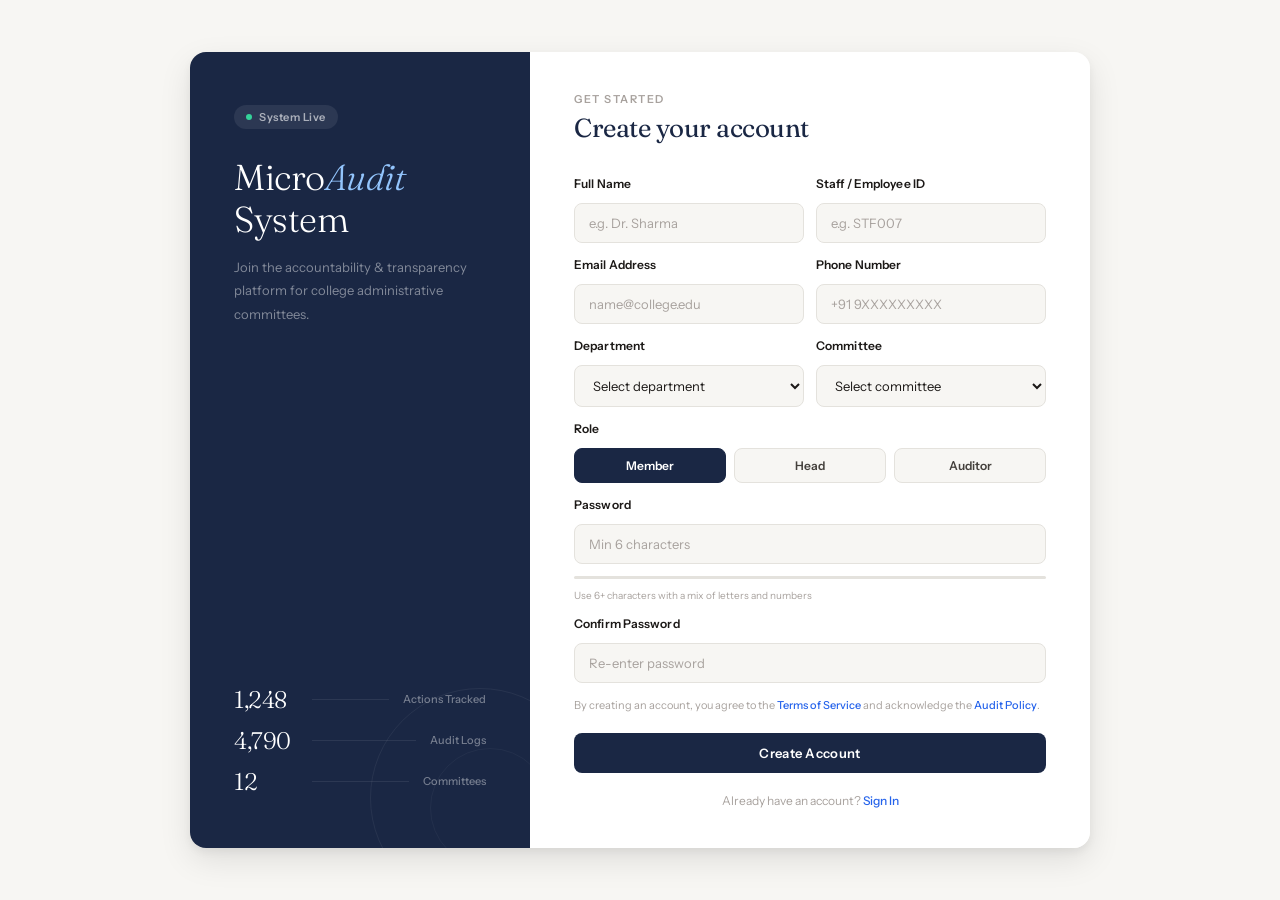
<file: signup.html>
<!DOCTYPE html>
<html lang="en">
<head>
  <meta charset="UTF-8"/>
  <meta name="viewport" content="width=device-width, initial-scale=1.0"/>
  <title>MicroAudit — Sign Up</title>
  <link href="https://fonts.googleapis.com/css2?family=Fraunces:ital,wght@0,300;0,400;1,300;1,400&family=Instrument+Sans:wght@400;500;600;700&display=swap" rel="stylesheet"/>
  <link rel="stylesheet" href="css/global.css"/>
  <link rel="stylesheet" href="css/login.css"/>
  <style>
    .login-page{min-height:auto}
    .right-panel{padding:40px 44px;gap:0}
    .form-body{gap:14px}
    .form-row{display:grid;grid-template-columns:1fr 1fr;gap:12px}
    .form-group select{width:100%;background:var(--bg);border:1px solid var(--border);border-radius:8px;padding:11px 14px;font-family:'Instrument Sans',sans-serif;font-size:13px;color:var(--text);outline:none;transition:border-color .15s,box-shadow .15s}
    .form-group select:focus{border-color:var(--accent);box-shadow:0 0 0 3px rgba(37,99,235,.1);background:#fff}
    .pw-strength{height:3px;border-radius:3px;margin-top:6px;background:var(--border);overflow:hidden}
    .pw-strength .pw-bar{height:100%;border-radius:3px;transition:width .3s,background .3s;width:0}
    .pw-hint{font-size:10px;color:var(--muted);margin-top:4px}
    .terms{font-size:11px;color:var(--muted);line-height:1.6}
    .terms a{color:var(--accent);font-weight:500}
    .success-msg{font-size:12px;color:var(--success);background:#f0fdf4;border:1px solid #bbf7d0;padding:10px 14px;border-radius:8px;display:none;font-weight:500}
    @media(max-width:680px){
      .form-row{grid-template-columns:1fr}
      .right-panel{padding:28px 20px}
      .role-grid{grid-template-columns:repeat(3,1fr);gap:6px}
      .role-btn{padding:8px 4px;font-size:11px}
    }
    @media(max-width:400px){
      .right-panel{padding:20px 16px}
      .login-btn{padding:14px}
    }
  </style>
</head>
<body>
<div class="login-page">

  <!-- LEFT -->
  <div class="left-panel">
    <div class="lp-top">
      <div class="lp-badge"><span class="lp-badge-dot"></span> System Live</div>
      <div class="lp-title">Micro<em>Audit</em><br/>System</div>
      <p class="lp-desc">Join the accountability & transparency platform for college administrative committees.</p>
    </div>
    <div class="lp-stats">
      <div class="lp-stat">
        <div class="lp-stat-num">1,248</div>
        <div class="lp-stat-line"></div>
        <div class="lp-stat-label">Actions Tracked</div>
      </div>
      <div class="lp-stat">
        <div class="lp-stat-num">4,790</div>
        <div class="lp-stat-line"></div>
        <div class="lp-stat-label">Audit Logs</div>
      </div>
      <div class="lp-stat">
        <div class="lp-stat-num">12</div>
        <div class="lp-stat-line"></div>
        <div class="lp-stat-label">Committees</div>
      </div>
    </div>
  </div>

  <!-- RIGHT -->
  <div class="right-panel">
    <div class="rp-label">Get Started</div>
    <div class="rp-title">Create your account</div>

    <div class="form-body">
      <div class="form-row">
        <div class="form-group">
          <label>Full Name</label>
          <input type="text" id="fullName" placeholder="e.g. Dr. Sharma"/>
        </div>
        <div class="form-group">
          <label>Staff / Employee ID</label>
          <input type="text" id="staffId" placeholder="e.g. STF007"/>
        </div>
      </div>

      <div class="form-row">
        <div class="form-group">
          <label>Email Address</label>
          <input type="email" id="email" placeholder="name@college.edu"/>
        </div>
        <div class="form-group">
          <label>Phone Number</label>
          <input type="tel" id="phone" placeholder="+91 9XXXXXXXXX"/>
        </div>
      </div>

      <div class="form-row">
        <div class="form-group">
          <label>Department</label>
          <select id="department">
            <option value="">Select department</option>
            <option>Computer Engineering</option>
            <option>Information Technology</option>
            <option>Electronics</option>
            <option>Mechanical</option>
            <option>Civil</option>
            <option>Administration</option>
          </select>
        </div>
        <div class="form-group">
          <label>Committee</label>
          <select id="committee">
            <option value="">Select committee</option>
            <option value="1">Exam Committee</option>
            <option value="2">T&amp;P Committee</option>
            <option value="3">Cultural Committee</option>
            <option value="4">NAAC Committee</option>
            <option value="5">Purchase Committee</option>
            <option value="6">Hostel Committee</option>
          </select>
        </div>
      </div>

      <div class="form-group">
        <label>Role</label>
        <div class="role-grid">
          <button type="button" class="role-btn active" onclick="selectRole(this)">Member</button>
          <button type="button" class="role-btn" onclick="selectRole(this)">Head</button>
          <button type="button" class="role-btn" onclick="selectRole(this)">Auditor</button>
        </div>
        <input type="hidden" id="selectedRole" value="Member"/>
      </div>

      <div class="form-group">
        <label>Password</label>
        <input type="password" id="password" placeholder="Min 6 characters" oninput="checkStrength()"/>
        <div class="pw-strength"><div class="pw-bar" id="pwBar"></div></div>
        <div class="pw-hint" id="pwHint">Use 6+ characters with a mix of letters and numbers</div>
      </div>

      <div class="form-group">
        <label>Confirm Password</label>
        <input type="password" id="confirmPw" placeholder="Re-enter password"/>
      </div>

      <div class="error-msg" id="errMsg"></div>
      <div class="success-msg" id="successMsg"></div>

      <div class="terms">
        By creating an account, you agree to the <a href="#">Terms of Service</a> and acknowledge the <a href="#">Audit Policy</a>.
      </div>

      <button type="button" class="login-btn" id="signupBtn" onclick="handleSignup()">Create Account</button>
    </div>

    <div class="form-footer">
      Already have an account? <a href="index.html">Sign In</a>
    </div>
  </div>

</div>

<script src="js/User.js"></script>
<script>
// Enter key triggers signup
document.addEventListener('keydown', function(e) {
  if (e.key === 'Enter') { e.preventDefault(); handleSignup(); }
});
function selectRole(btn) {
  document.querySelectorAll('.role-btn').forEach(b => b.classList.remove('active'));
  btn.classList.add('active');
  document.getElementById('selectedRole').value = btn.textContent.trim();
}

function checkStrength() {
  const pw = document.getElementById('password').value;
  const bar = document.getElementById('pwBar');
  const hint = document.getElementById('pwHint');
  let score = 0;
  if (pw.length >= 6) score++;
  if (pw.length >= 10) score++;
  if (/[A-Z]/.test(pw)) score++;
  if (/[0-9]/.test(pw)) score++;
  if (/[^A-Za-z0-9]/.test(pw)) score++;

  const levels = [
    { w:'0%', bg:'var(--border)', text:'Use 6+ characters with a mix of letters and numbers' },
    { w:'20%', bg:'var(--danger)', text:'Weak — add more characters' },
    { w:'40%', bg:'var(--warn)', text:'Fair — try adding numbers or symbols' },
    { w:'60%', bg:'var(--warn)', text:'Good — almost there' },
    { w:'80%', bg:'var(--success)', text:'Strong password' },
    { w:'100%', bg:'var(--success)', text:'Very strong password' }
  ];
  const l = levels[score];
  bar.style.width = l.w;
  bar.style.background = l.bg;
  hint.textContent = l.text;
}

function handleSignup() {
  const name      = document.getElementById('fullName').value.trim();
  const staffId   = document.getElementById('staffId').value.trim();
  const email     = document.getElementById('email').value.trim();
  const phone     = document.getElementById('phone').value.trim();
  const dept      = document.getElementById('department').value;
  const committee = document.getElementById('committee').value;
  const role      = document.getElementById('selectedRole').value;
  const password  = document.getElementById('password').value;
  const confirmPw = document.getElementById('confirmPw').value;

  const err = document.getElementById('errMsg');
  const suc = document.getElementById('successMsg');
  const btn = document.getElementById('signupBtn');

  err.style.display = 'none';
  suc.style.display = 'none';

  // Validate
  if (!name || !staffId || !email || !dept || !password) {
    err.style.display = 'block';
    err.textContent = '⚠ Please fill in all required fields.';
    return;
  }
  if (password.length < 6) {
    err.style.display = 'block';
    err.textContent = '⚠ Password must be at least 6 characters.';
    return;
  }
  if (password !== confirmPw) {
    err.style.display = 'block';
    err.textContent = '⚠ Passwords do not match.';
    return;
  }

  btn.textContent = 'Creating Account...';
  btn.disabled = true;

  // Try real servlet first, fallback to demo
  fetch('api/signup', {
    method: 'POST',
    headers: { 'Content-Type': 'application/x-www-form-urlencoded' },
    body: new URLSearchParams({ name, staffId, email, phone, department: dept, committeeId: committee, role, password })
  })
  .then(r => r.json().then(data => ({ ok: r.ok, data })))
  .then(({ ok, data }) => {
    if (ok && data.success) {
      // Auto-login: create session and go to dashboard
      const user = new User(data.staffId || staffId.toUpperCase(), role);
      user.name = data.name || name;
      user.department = dept;
      user.email = email;
      user.phone = phone;
      user.committee = document.getElementById('committee').selectedOptions[0]?.textContent || '';
      sessionStorage.setItem('currentUser', user.toJSON());
      suc.style.display = 'block';
      suc.textContent = '✓ Account created! Logging you in...';
      setTimeout(() => window.location.href = 'pages/dashboard.html', 1200);
    } else {
      err.style.display = 'block';
      err.textContent = '⚠ ' + (data.message || 'Signup failed.');
      btn.textContent = 'Create Account';
      btn.disabled = false;
    }
  })
  .catch(() => {
    // Demo mode: store locally and redirect
    console.warn('Servlet unavailable — demo signup');
    const existing = JSON.parse(localStorage.getItem('registeredUsers') || '[]');
    if (existing.find(u => u.staffId === staffId.toUpperCase())) {
      err.style.display = 'block';
      err.textContent = '⚠ Staff ID already registered.';
      btn.textContent = 'Create Account';
      btn.disabled = false;
      return;
    }
    existing.push({ name, staffId: staffId.toUpperCase(), email, phone, department: dept, committee, role, password });
    localStorage.setItem('registeredUsers', JSON.stringify(existing));
    // Auto-login: create session and go to dashboard
    const demoUser = new User(staffId.toUpperCase(), role);
    demoUser.name = name;
    demoUser.department = dept;
    demoUser.email = email;
    demoUser.phone = phone;
    demoUser.committee = document.getElementById('committee').selectedOptions[0]?.textContent || '';
    sessionStorage.setItem('currentUser', demoUser.toJSON());
    suc.style.display = 'block';
    suc.textContent = '✓ Account created! Logging you in...';
    setTimeout(() => window.location.href = 'pages/dashboard.html', 1200);
  });
}
</script>
</body>
</html>
</file>
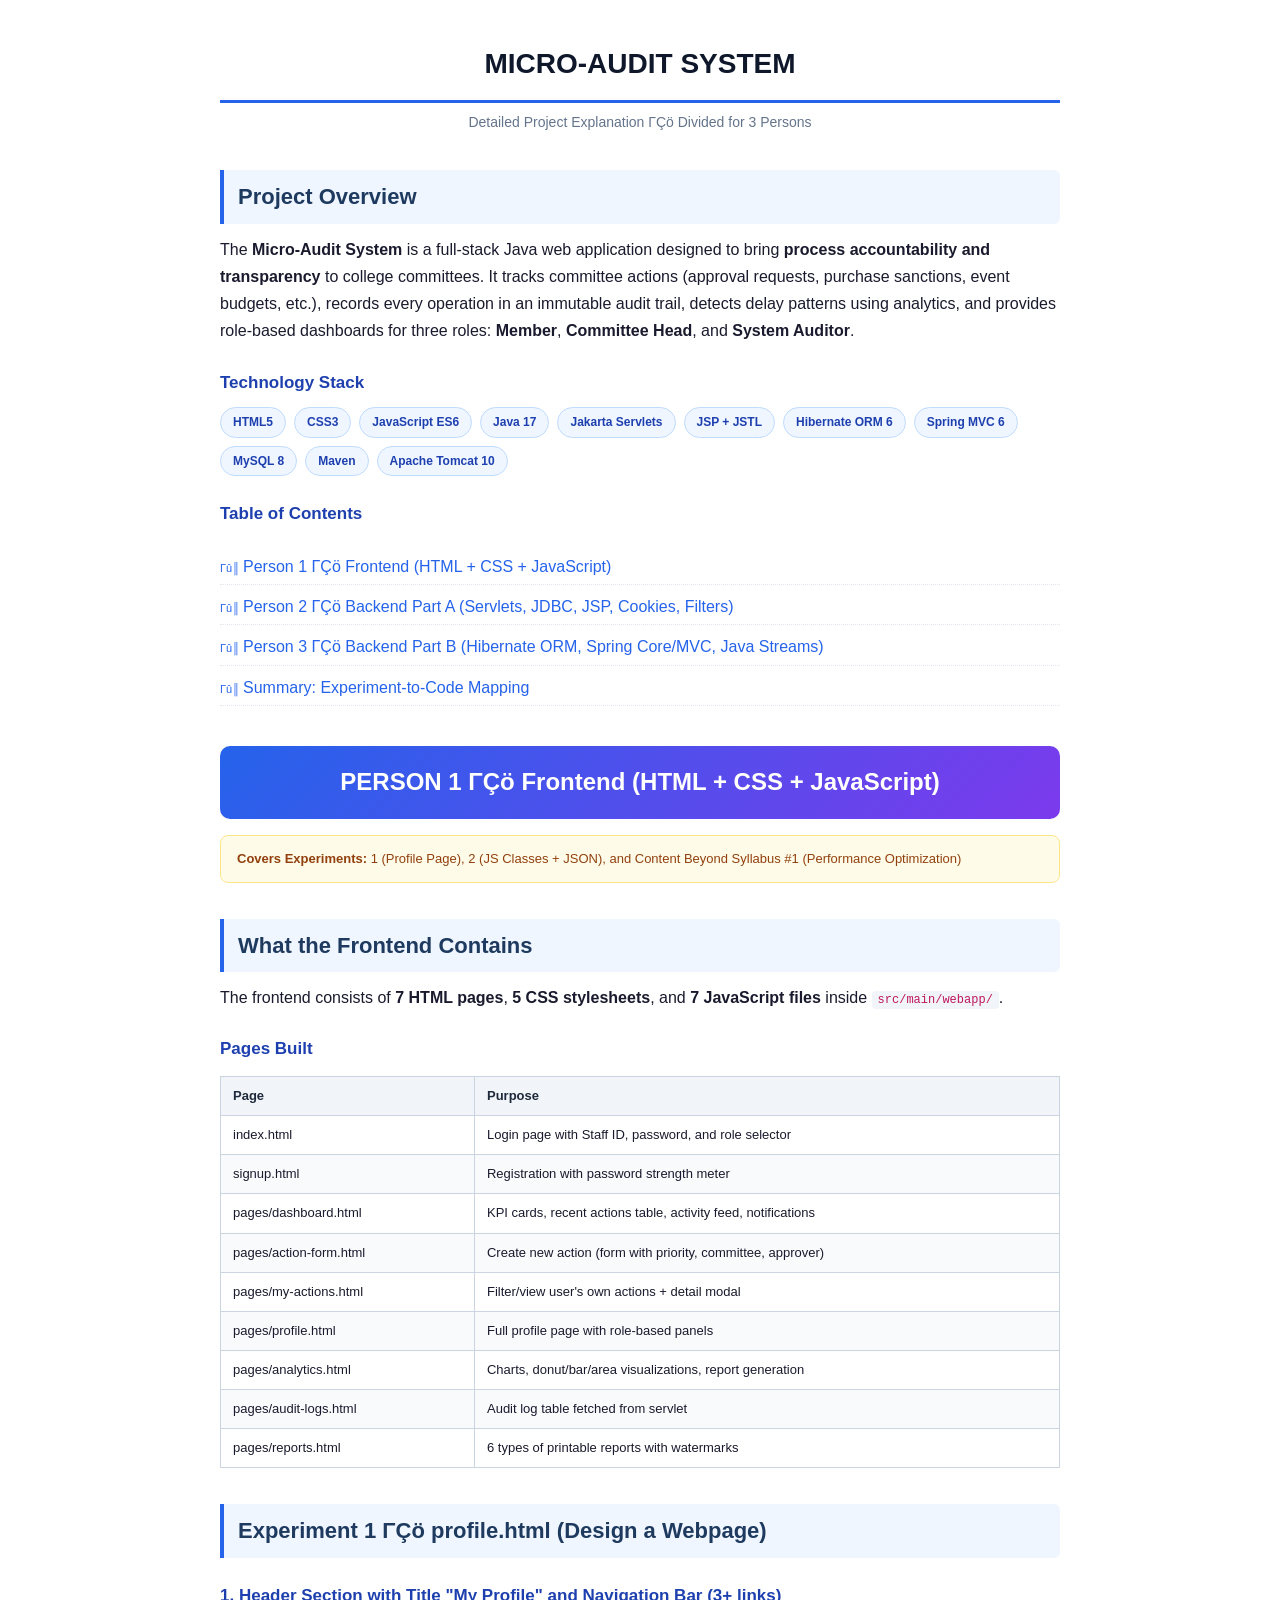
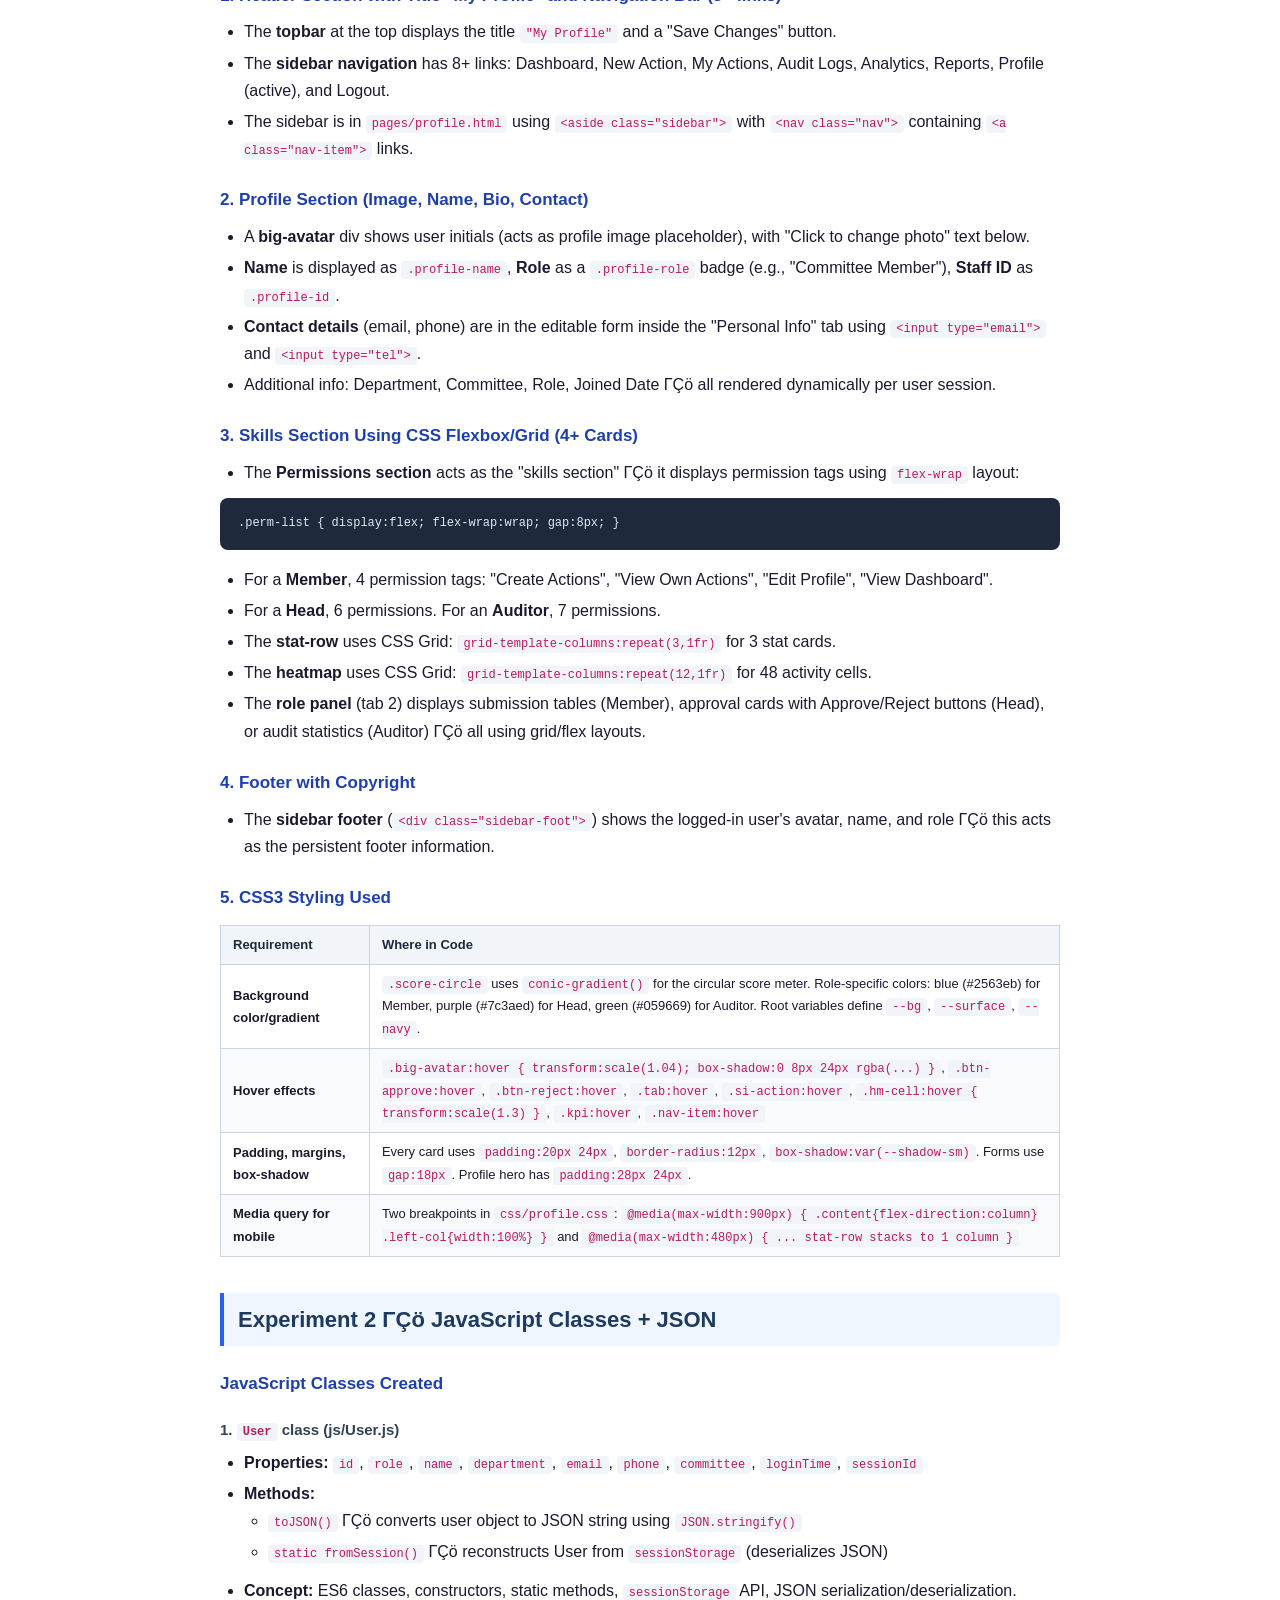
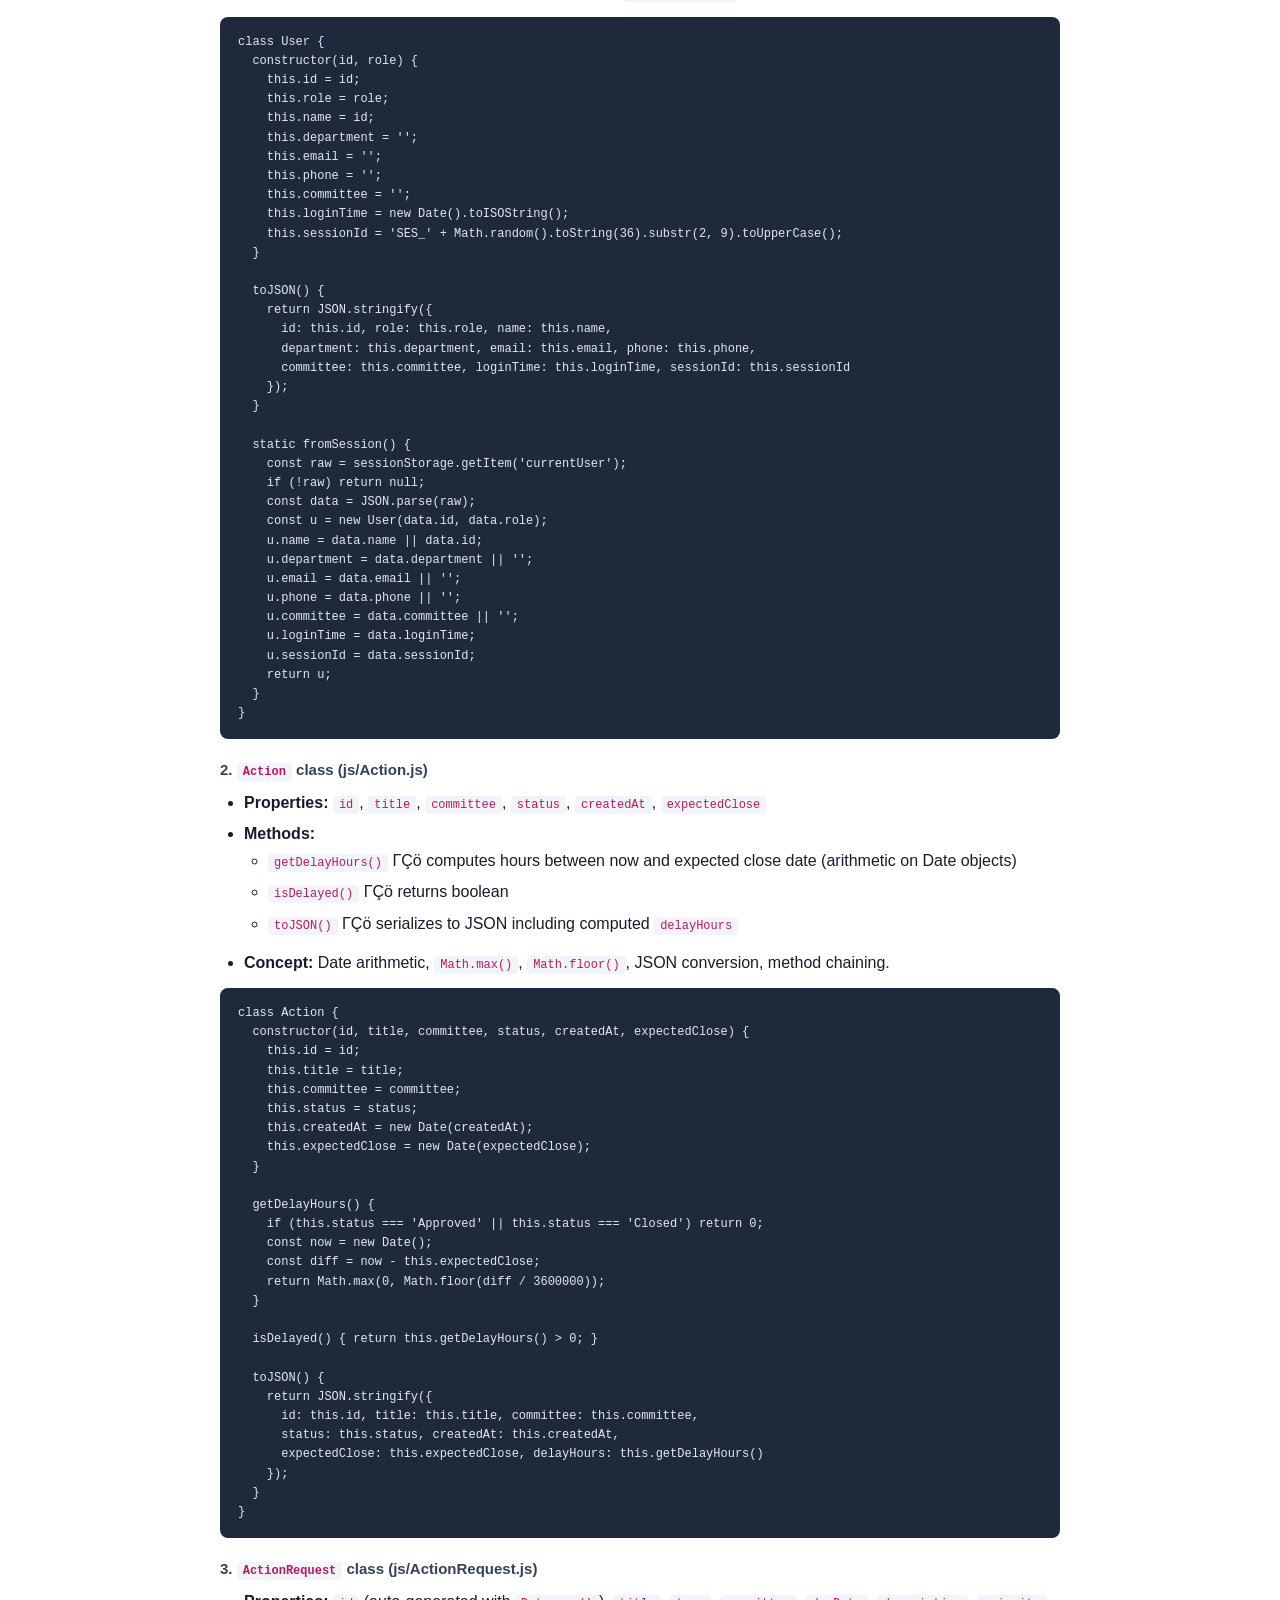
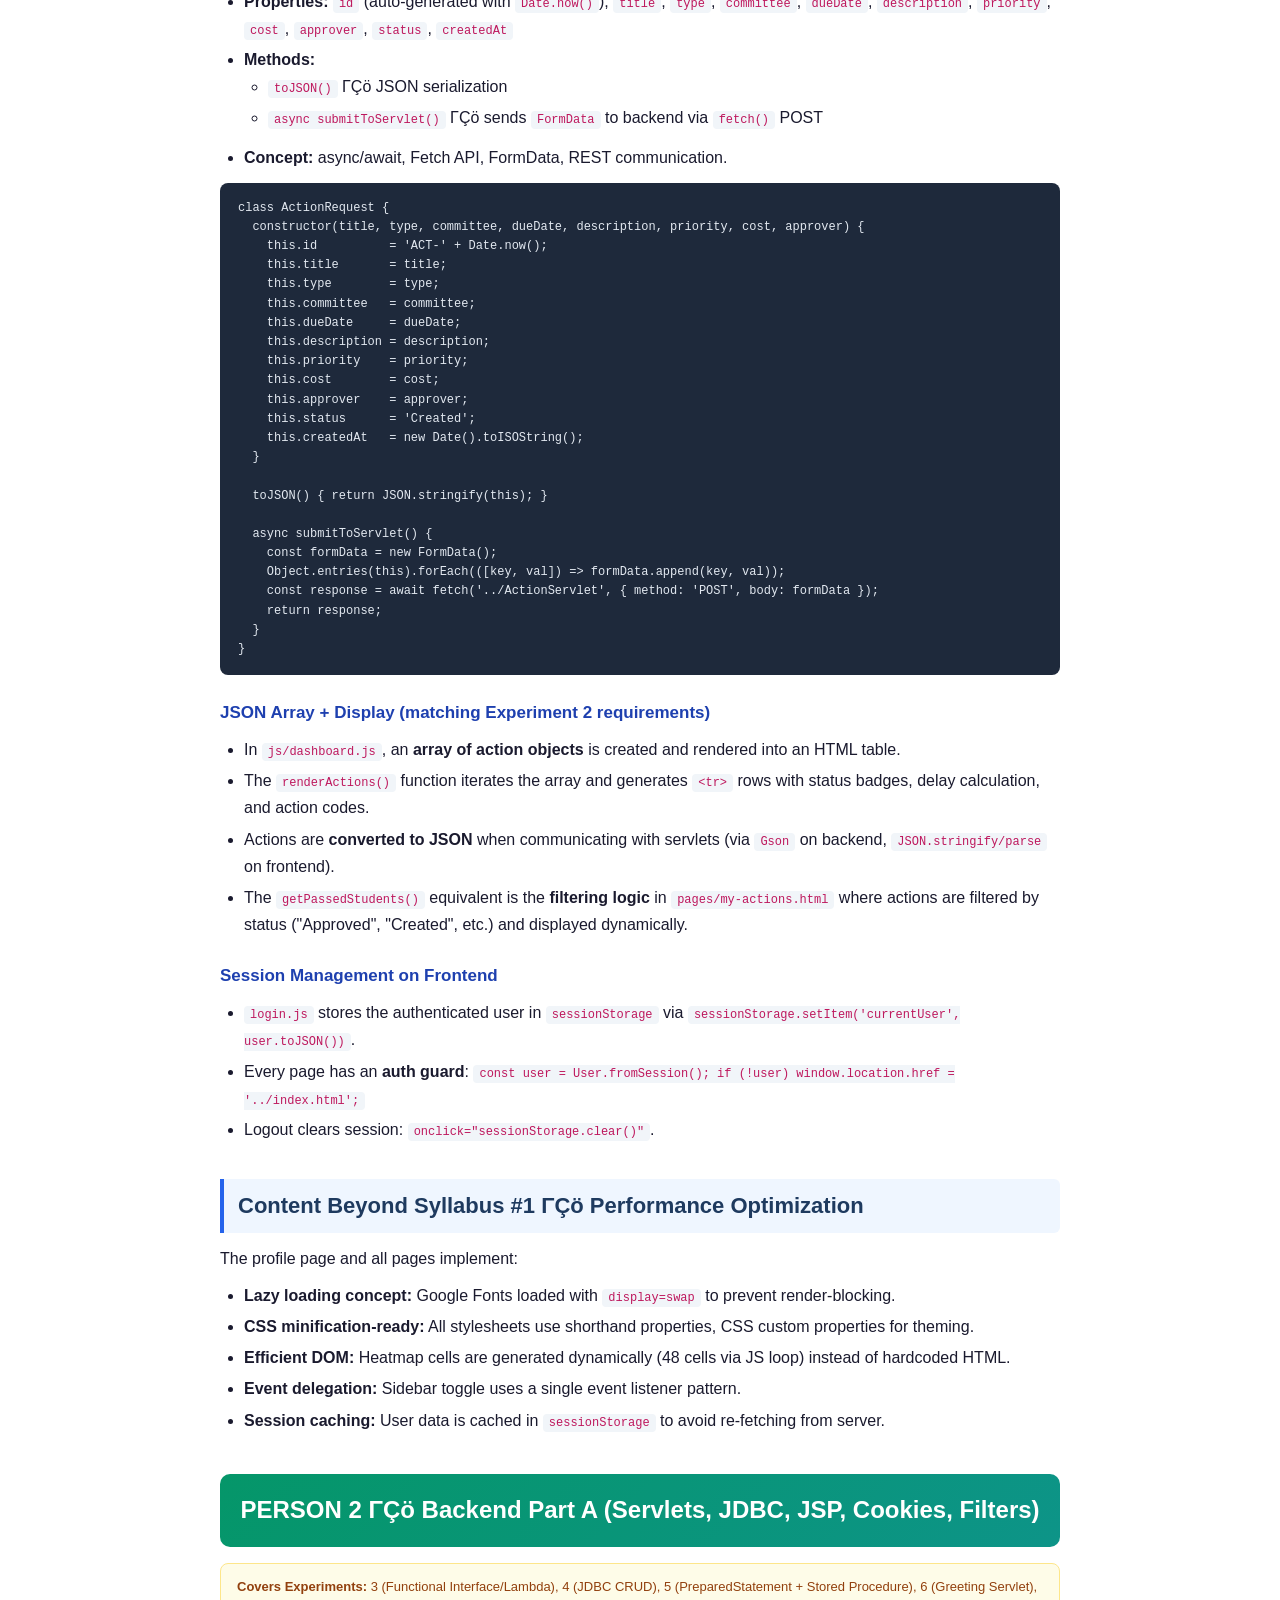
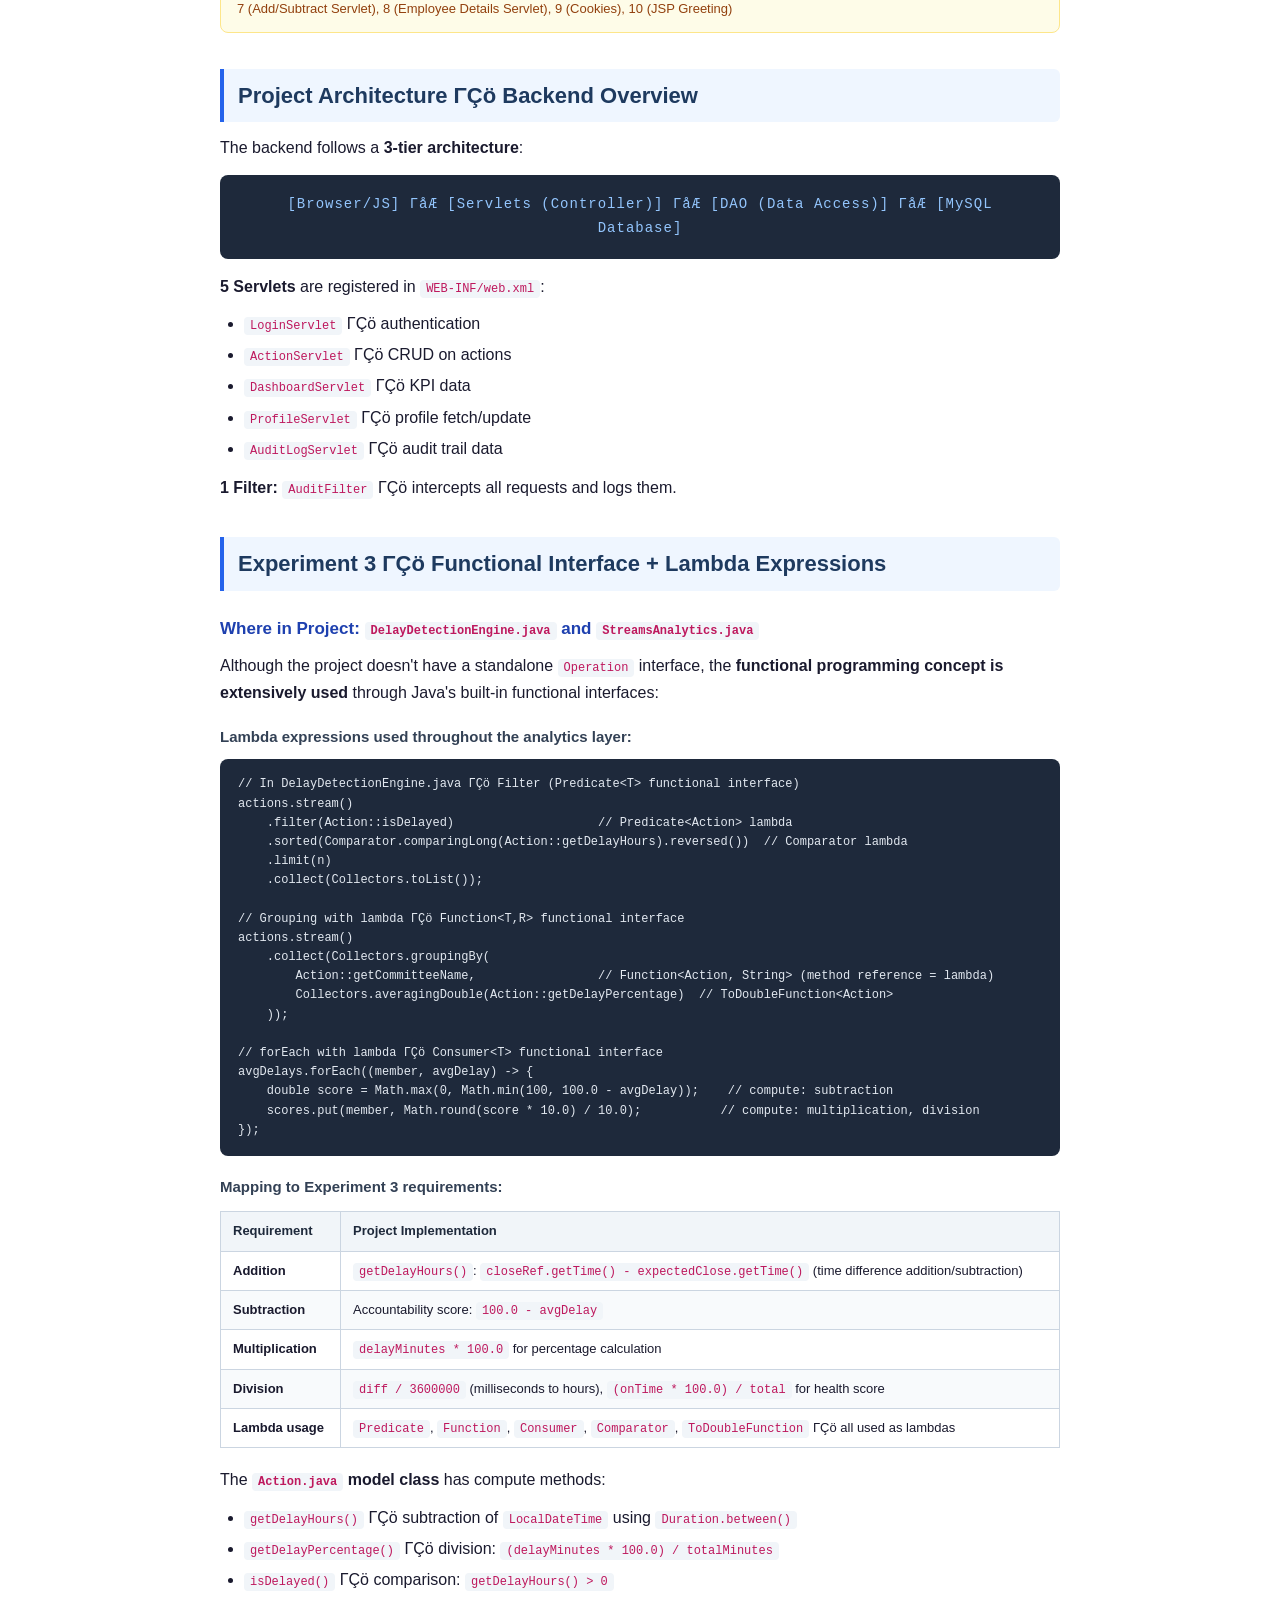
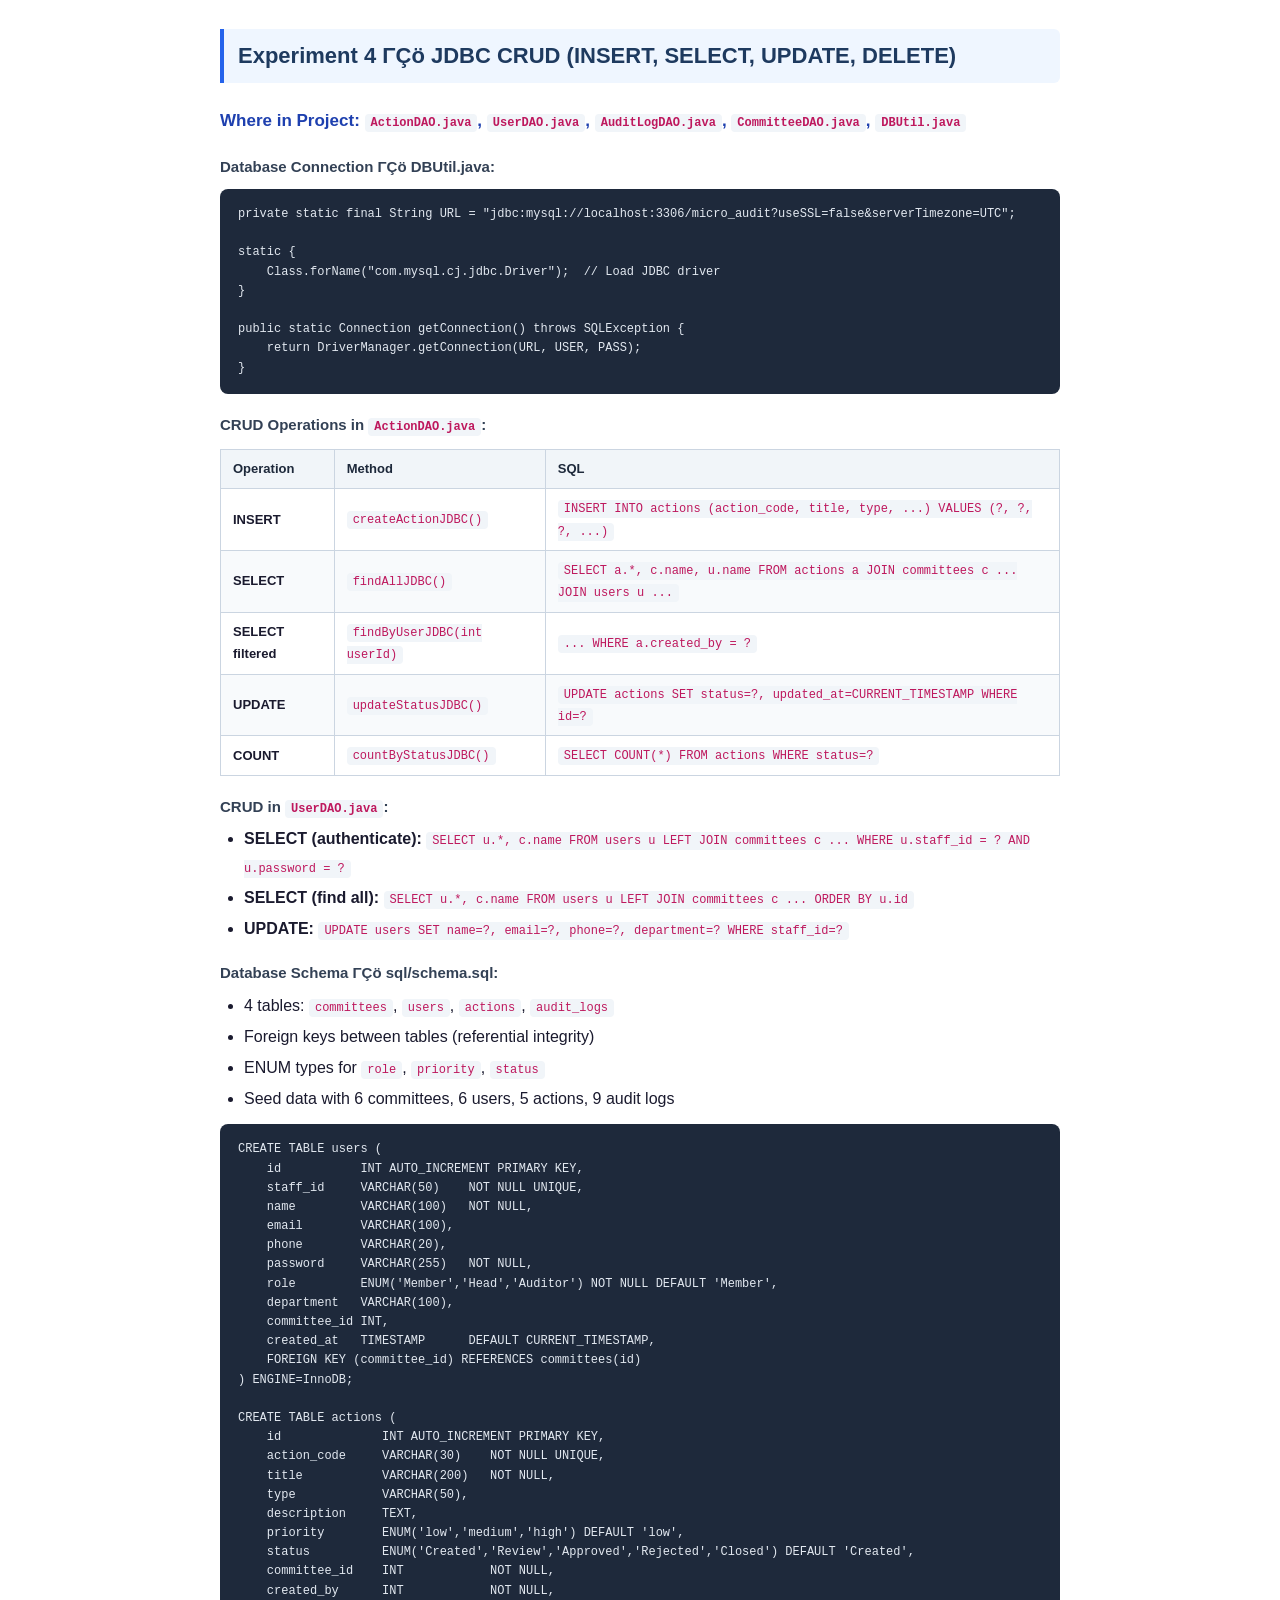
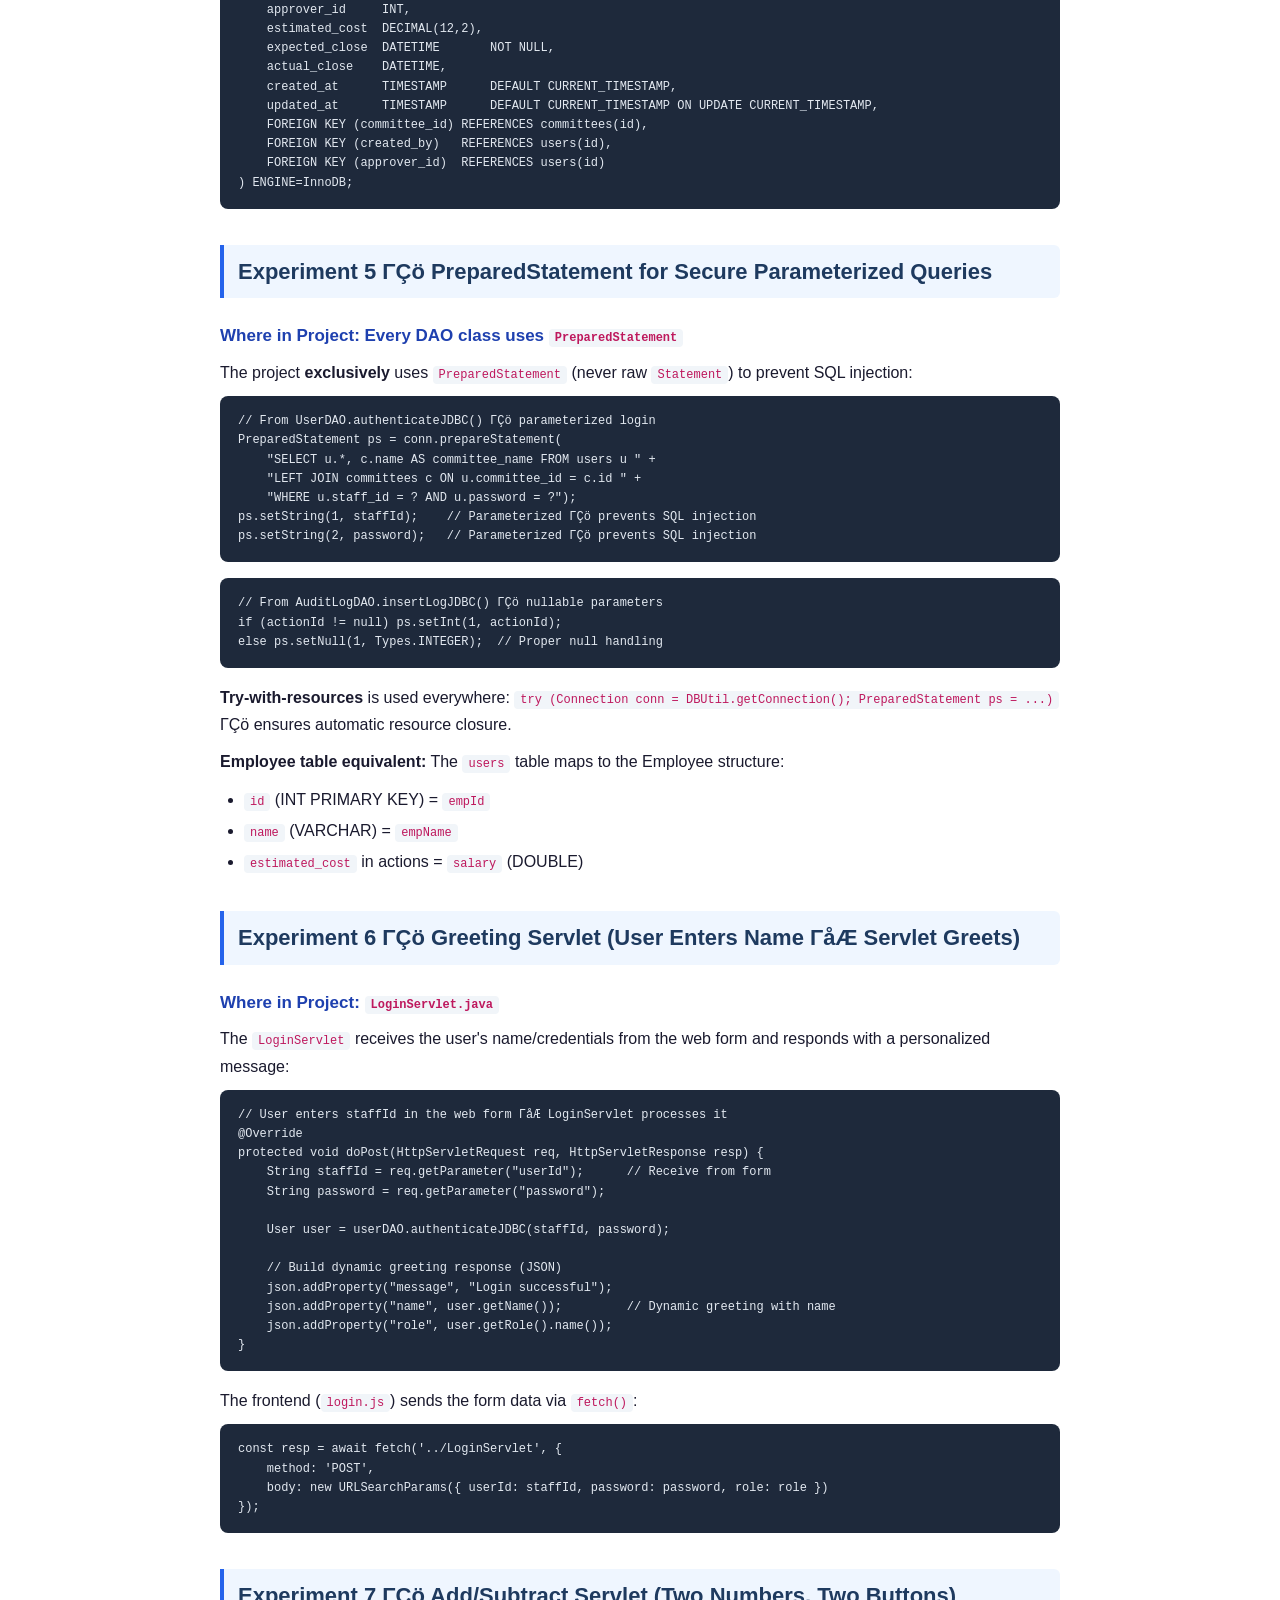
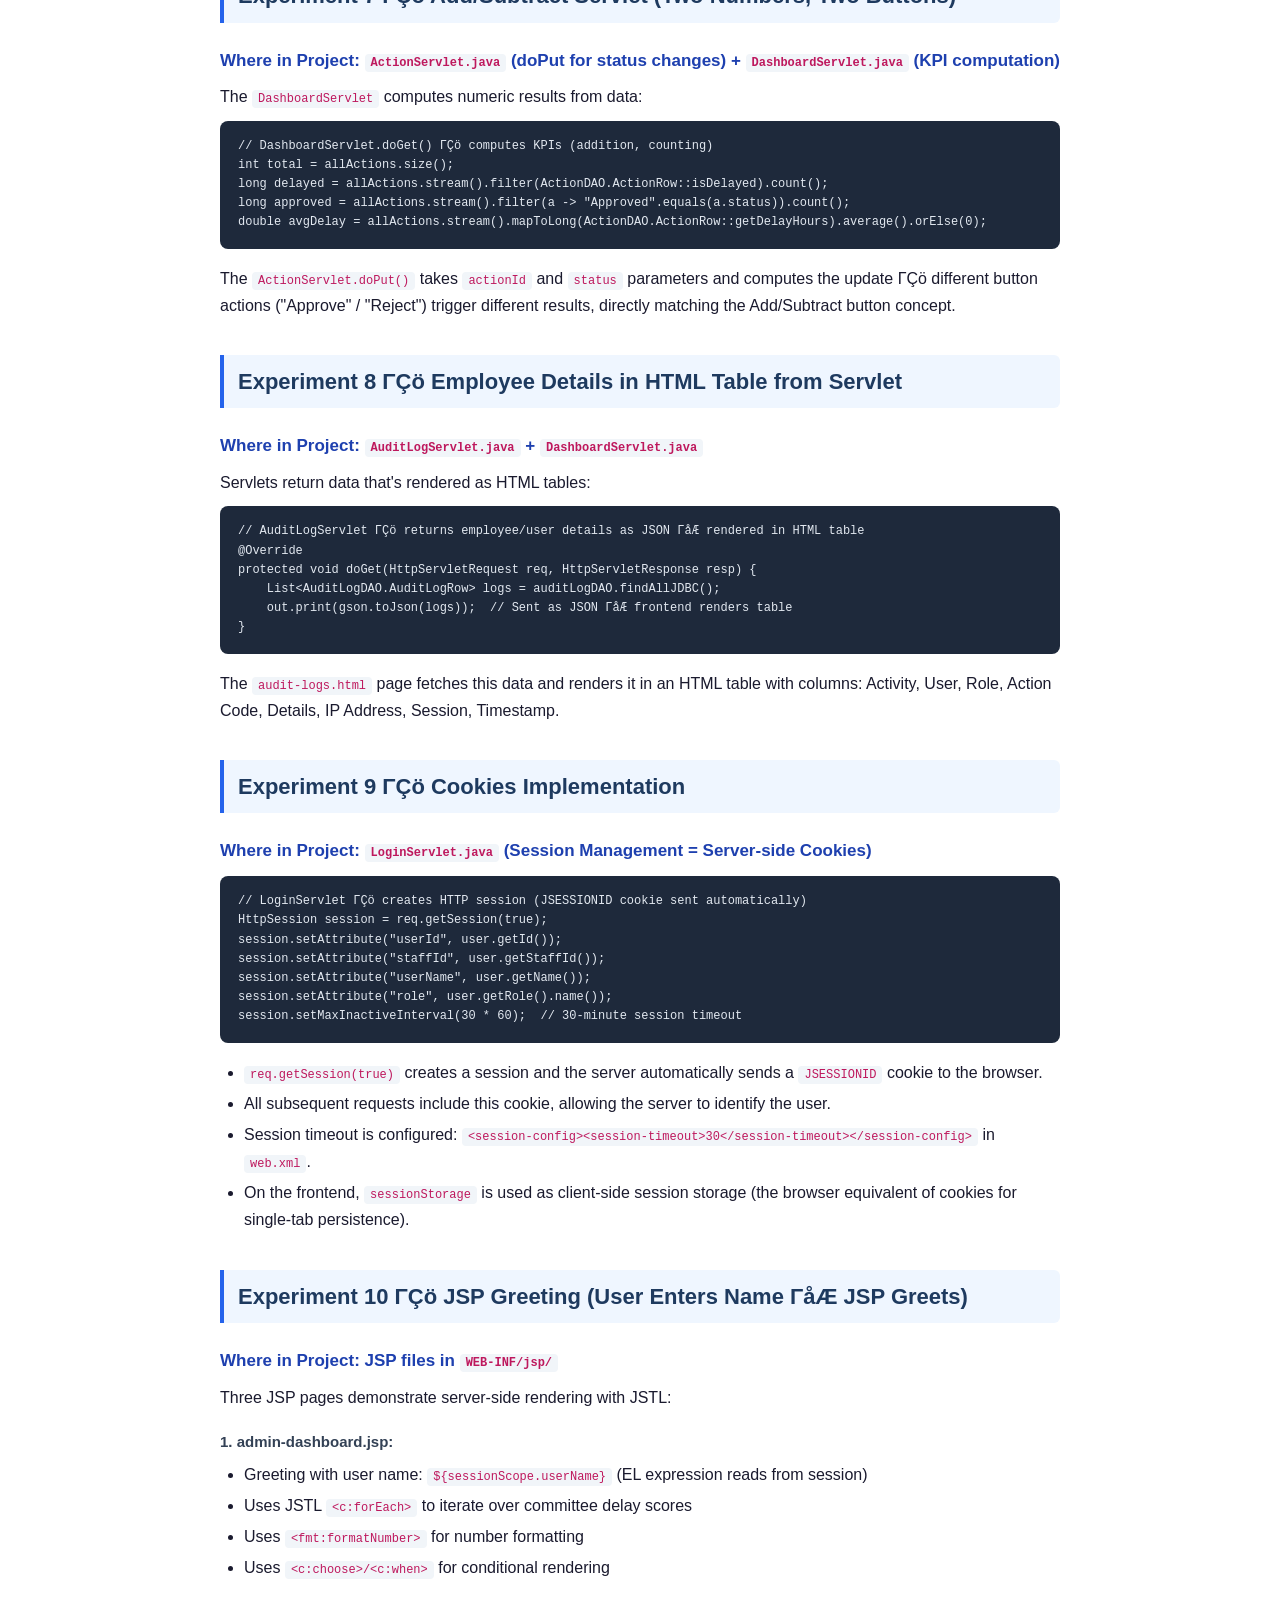
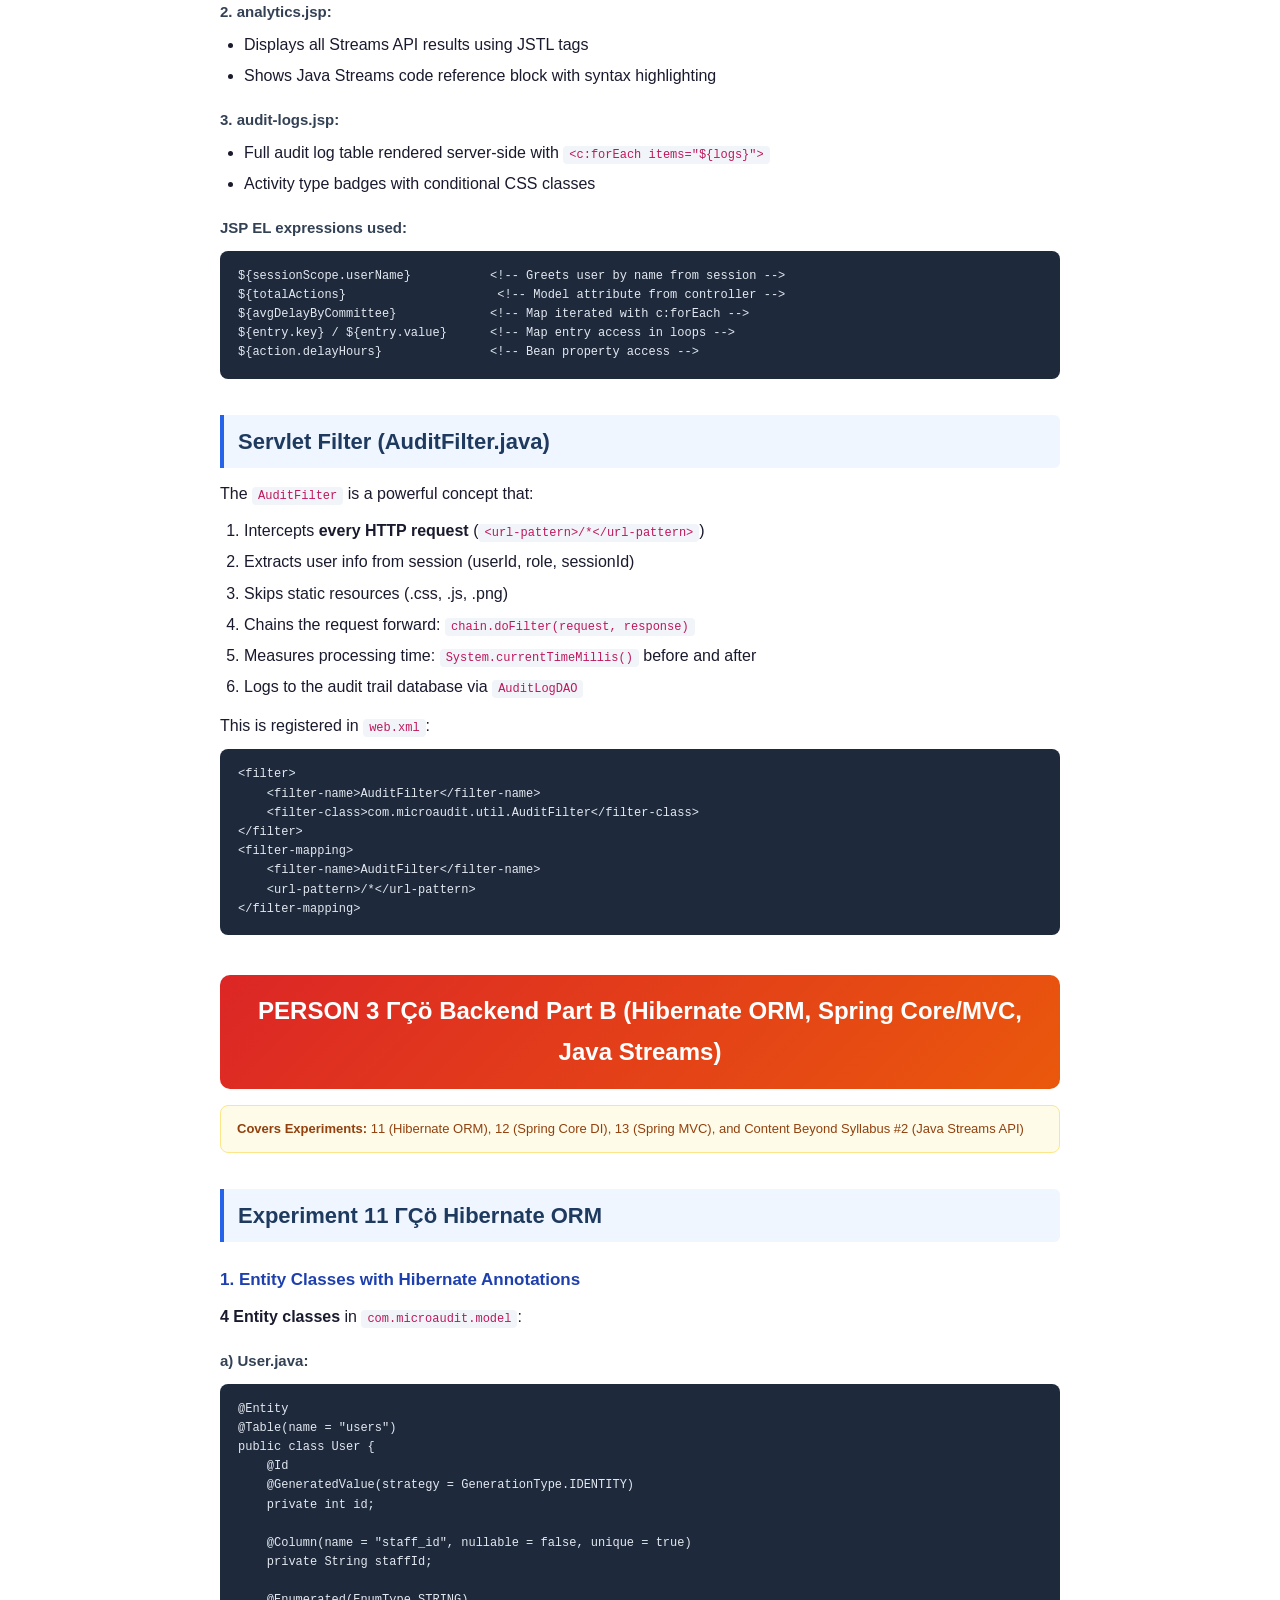
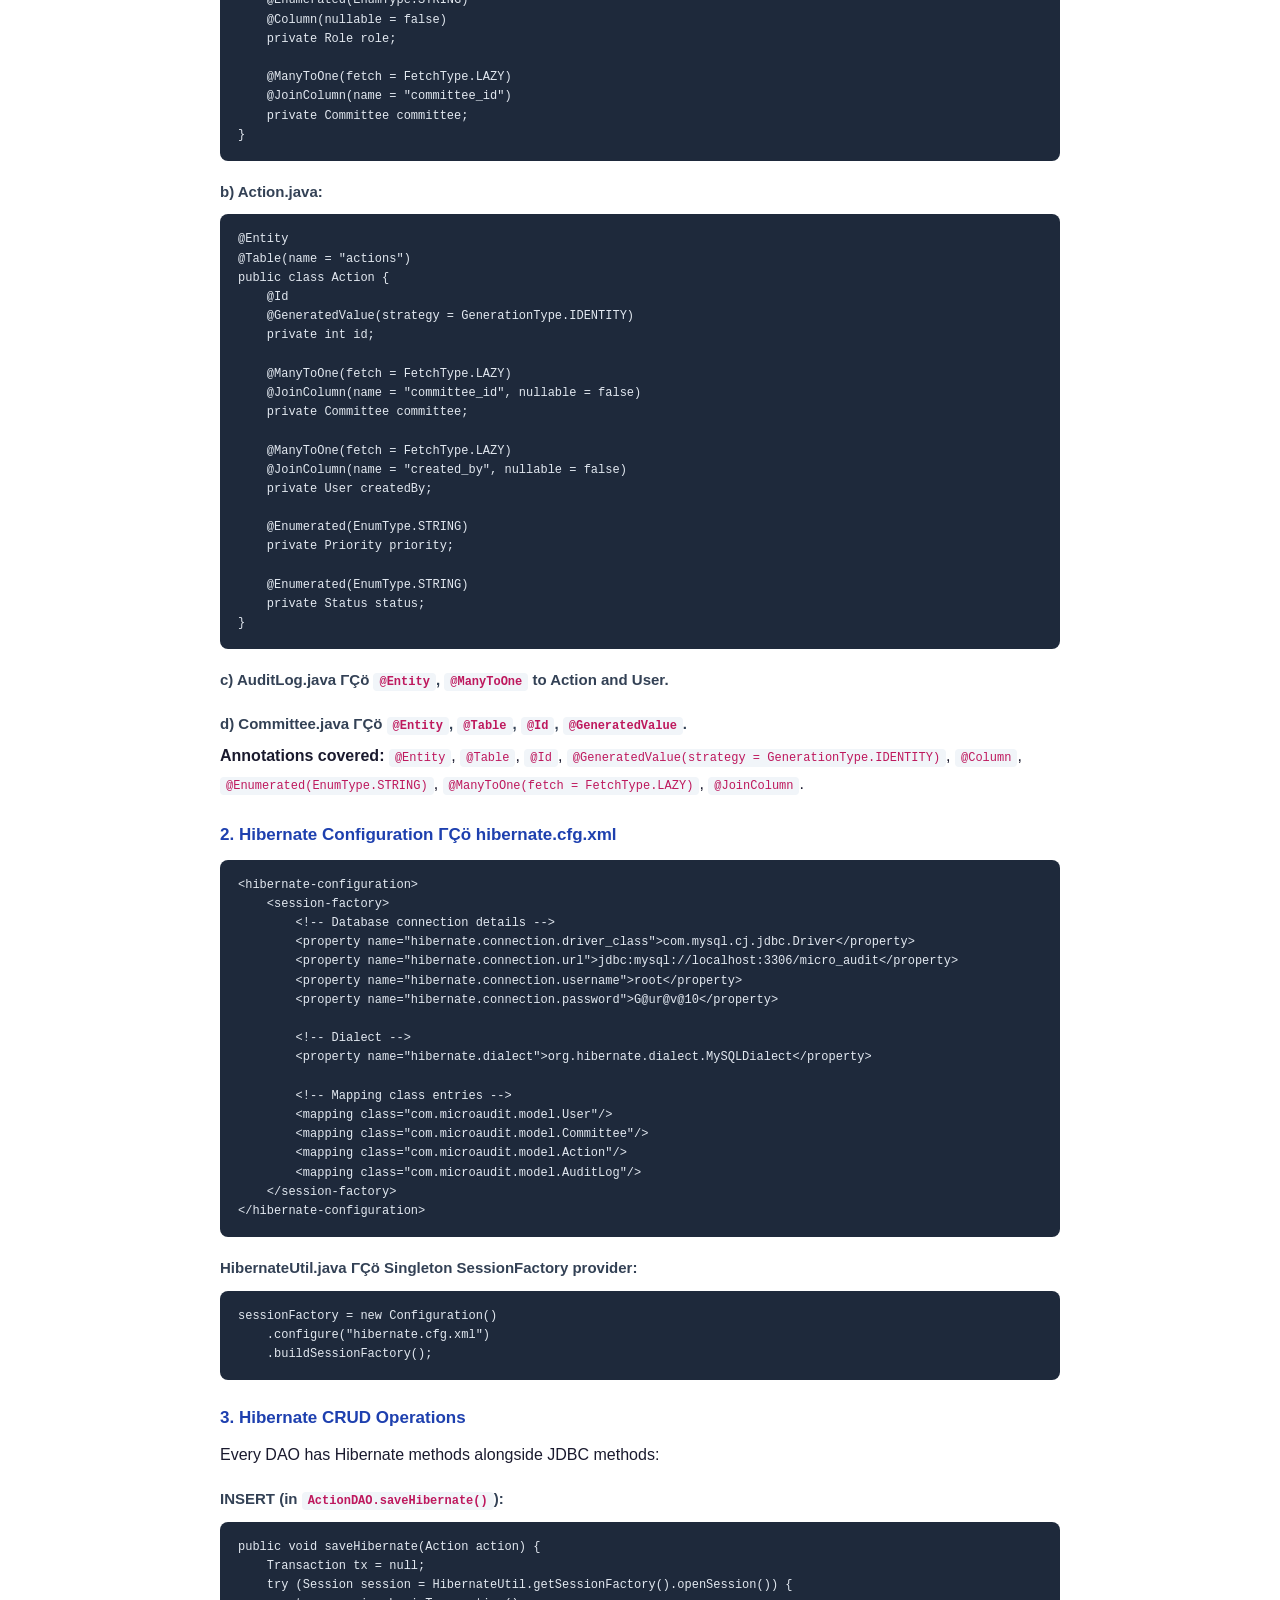
<file: pages/analytics.html>
<!DOCTYPE html>
<html lang="en">
<head>
  <meta charset="UTF-8"/>
  <meta name="viewport" content="width=device-width, initial-scale=1.0"/>
  <title>MicroAudit — Analytics</title>
  <link href="https://fonts.googleapis.com/css2?family=Fraunces:ital,wght@0,300;0,400;1,300;1,400&family=Instrument+Sans:wght@400;500;600;700&display=swap" rel="stylesheet"/>
  <link rel="stylesheet" href="../css/global.css"/>
  <link rel="stylesheet" href="../css/dashboard.css"/>
  <style>
    .analytics-grid{display:grid;grid-template-columns:1fr 1fr;gap:20px}
    .full-width{grid-column:1/-1}

    /* KPI row */
    .kpi-row{display:grid;grid-template-columns:repeat(4,1fr);gap:16px;grid-column:1/-1}
    .kpi{background:var(--surface);border:1px solid var(--border);border-radius:12px;padding:22px 24px;box-shadow:var(--shadow-sm);position:relative;overflow:hidden}
    .kpi::after{content:'';position:absolute;top:0;left:0;width:4px;height:100%;border-radius:4px 0 0 4px}
    .kpi.blue::after{background:#2563eb}.kpi.green::after{background:#16a34a}.kpi.red::after{background:#dc2626}.kpi.amber::after{background:#d97706}
    .kpi-label{font-size:11px;font-weight:600;text-transform:uppercase;letter-spacing:.5px;color:var(--muted);margin-bottom:8px}
    .kpi-val{font-family:'Fraunces',serif;font-size:32px;font-weight:300;line-height:1}
    .kpi-sub{font-size:11px;color:var(--muted);margin-top:6px}

    /* Bar chart */
    .bar-chart{display:flex;align-items:flex-end;gap:14px;height:180px;padding:16px 22px 10px}
    .bar-col{display:flex;flex-direction:column;align-items:center;flex:1;gap:6px}
    .bar-col .bar{width:100%;border-radius:6px 6px 0 0;transition:height .8s cubic-bezier(.4,0,.2,1);min-height:4px}
    .bar-col .bar-lbl{font-size:10px;color:var(--muted);text-align:center;font-weight:500;white-space:nowrap}
    .bar-col .bar-val{font-size:11px;font-weight:700}

    /* Horizontal bar */
    .hbar-wrap{padding:12px 22px}
    .hbar-item{margin-bottom:14px}
    .hbar-head{display:flex;justify-content:space-between;font-size:12px;margin-bottom:6px}
    .hbar-name{font-weight:500;color:var(--text)}
    .hbar-val{font-weight:700}
    .hbar-track{height:10px;background:var(--bg);border-radius:6px;overflow:hidden}
    .hbar-fill{height:100%;border-radius:6px;transition:width .8s cubic-bezier(.4,0,.2,1)}

    /* Donut chart (pure CSS) */
    .donut-wrap{display:flex;align-items:center;gap:30px;padding:20px 22px}
    .donut{width:150px;height:150px;border-radius:50%;position:relative;flex-shrink:0}
    .donut-hole{position:absolute;width:80px;height:80px;background:var(--surface);border-radius:50%;top:50%;left:50%;transform:translate(-50%,-50%);display:flex;flex-direction:column;align-items:center;justify-content:center}
    .donut-hole .dh-val{font-family:'Fraunces',serif;font-size:24px;font-weight:300;line-height:1}
    .donut-hole .dh-lbl{font-size:9px;color:var(--muted);text-transform:uppercase;font-weight:600;letter-spacing:.4px;margin-top:2px}
    .legend{display:flex;flex-direction:column;gap:10px}
    .legend-item{display:flex;align-items:center;gap:10px;font-size:12px}
    .legend-dot{width:10px;height:10px;border-radius:50%;flex-shrink:0}
    .legend-val{font-weight:700;margin-left:auto;min-width:24px;text-align:right}

    /* Sparkline area */
    .trend-chart{padding:10px 22px 16px}
    .trend-svg{width:100%;height:120px}

    /* Score bars */
    .score-bar-wrap{padding:12px 22px}
    .score-row{display:flex;align-items:center;gap:12px;margin-bottom:14px}
    .score-name{font-size:12px;font-weight:500;width:70px;color:var(--text)}
    .score-track{flex:1;height:24px;background:var(--bg);border-radius:6px;overflow:hidden;position:relative}
    .score-fill{height:100%;border-radius:6px;transition:width .8s cubic-bezier(.4,0,.2,1);display:flex;align-items:center;justify-content:flex-end;padding-right:8px;font-size:11px;font-weight:700;color:#fff;min-width:36px}
    .score-badge{display:inline-flex;padding:3px 10px;border-radius:20px;font-size:11px;font-weight:600;width:50px;justify-content:center}
    .score-good{background:#f0fdf4;color:#16a34a}.score-warn{background:#fffbeb;color:#d97706}.score-bad{background:#fef2f2;color:#dc2626}

    /* Metric cards */
    .metric-row{display:grid;grid-template-columns:1fr 1fr;gap:16px;padding:16px 22px}
    .m-card{background:var(--bg);border-radius:10px;padding:18px;text-align:center}
    .m-card .mc-val{font-family:'Fraunces',serif;font-size:36px;font-weight:300;line-height:1}
    .m-card .mc-lbl{font-size:11px;color:var(--muted);font-weight:500;margin-top:6px}

    /* Priority pills */
    .pri-high{color:#dc2626;font-weight:600}.pri-med{color:#d97706;font-weight:600}.pri-low{color:#16a34a;font-weight:600}

    @media(max-width:900px){.analytics-grid,.kpi-row{grid-template-columns:1fr}.donut-wrap{flex-direction:column}}
    @media(max-width:480px){.bar-chart{height:140px;padding:10px 12px 6px;gap:8px}.donut{width:120px;height:120px}.donut-hole{width:64px;height:64px}.metric-row{grid-template-columns:1fr}}

    /* ── Generate Report Button ── */
    .analytics-actions{display:flex;gap:12px;margin-bottom:20px;align-items:center;justify-content:flex-end}
    .gen-report-btn{padding:10px 22px;background:var(--navy);color:#fff;border:none;border-radius:8px;font-size:13px;font-weight:600;cursor:pointer;font-family:inherit;display:flex;align-items:center;gap:8px;transition:all .2s}
    .gen-report-btn:hover{background:var(--navy2);box-shadow:var(--shadow)}
    .print-report-btn{padding:10px 22px;background:transparent;border:1px solid var(--border);border-radius:8px;font-size:13px;font-weight:600;cursor:pointer;font-family:inherit;color:var(--text2);display:flex;align-items:center;gap:8px;transition:all .15s}
    .print-report-btn:hover{border-color:var(--navy);color:var(--navy)}

    /* ── Print Watermark ── */
    .print-watermark{display:none}

    /* ── Generated Report Panel ── */
    .analytics-report{display:none;background:var(--surface);border:1px solid var(--border);border-radius:12px;box-shadow:var(--shadow-sm);margin-top:24px}
    .analytics-report.visible{display:block}
    .ar-header{padding:20px 24px;border-bottom:1px solid var(--border);display:flex;align-items:center;justify-content:space-between}
    .ar-header h3{font-family:'Fraunces',serif;font-size:16px;font-weight:400;color:var(--navy)}
    .ar-body{padding:24px}
    .ar-section{margin-bottom:28px;page-break-inside:avoid}
    .ar-section:last-child{margin-bottom:0}
    .ar-section h4{font-size:13px;font-weight:700;color:var(--text);margin-bottom:12px;text-transform:uppercase;letter-spacing:.5px;padding-bottom:8px;border-bottom:2px solid var(--border)}
    .ar-table{width:100%;border-collapse:collapse;font-size:13px;border:1px solid var(--border)}
    .ar-table th{text-align:left;padding:11px 16px;font-weight:700;font-size:11px;text-transform:uppercase;letter-spacing:.5px;border:1px solid var(--border);background:#f1f5f9;color:var(--navy)}
    .ar-table td{padding:11px 16px;border:1px solid var(--border);color:var(--text)}
    .ar-table tbody tr:nth-child(even){background:#f8fafc}
    .ar-table tbody tr:hover{background:#eff6ff}
    .ar-summary{display:grid;grid-template-columns:repeat(4,1fr);gap:16px;margin-bottom:24px}
    .ar-stat{background:var(--bg);border:1px solid var(--border);border-radius:10px;padding:16px 18px;text-align:center}
    .ar-stat .arv{font-family:'Fraunces',serif;font-size:28px;font-weight:300;line-height:1;margin-bottom:4px}
    .ar-stat .arl{font-size:11px;color:var(--muted);font-weight:600;text-transform:uppercase;letter-spacing:.3px}
    .ar-close{padding:8px 18px;background:transparent;border:1px solid var(--border);border-radius:8px;font-size:12px;font-weight:600;cursor:pointer;font-family:inherit;color:var(--text2);margin-left:8px}
    .ar-close:hover{border-color:var(--navy)}
    .ar-print{padding:8px 18px;background:var(--navy);color:#fff;border:none;border-radius:8px;font-size:12px;font-weight:600;cursor:pointer;font-family:inherit}
    .ar-print:hover{background:var(--navy2)}
    .ar-note{font-size:11px;color:var(--muted);text-align:center;padding:16px;background:var(--bg);border-radius:8px;margin-top:24px}

    /* ── Print Styles ── */
    @media print{
      body{background:#fff!important;-webkit-print-color-adjust:exact;print-color-adjust:exact}
      .sidebar,.topbar,.analytics-actions,.hamburger,.sidebar-overlay,.ar-close,.ar-print,.back-btn{display:none!important}
      .main{margin-left:0!important;padding:0!important}
      .content{padding:0!important}
      .analytics-grid{display:none!important}
      .analytics-report{border:none!important;box-shadow:none!important;display:block!important}
      .print-watermark{display:block!important}
      .print-watermark-top{border-bottom:2px solid #1e293b;padding:18px 0 14px;margin-bottom:20px}
      .print-watermark-top .pw-logo{font-family:'Fraunces',serif;font-size:20px;font-weight:400;color:#1e293b}
      .print-watermark-top .pw-logo span{color:#2563eb}
      .print-watermark-top .pw-meta{display:flex;justify-content:space-between;margin-top:8px;font-size:11px;color:#64748b;flex-wrap:wrap;gap:8px}
      .print-watermark-top .pw-meta b{color:#1e293b}
      .print-watermark-footer{border-top:2px solid #1e293b;padding:14px 0 0;margin-top:30px;font-size:10px;color:#64748b;display:flex!important;justify-content:space-between}
      .ar-table{font-size:11px!important}
      .ar-table th{background:#f1f5f9!important;-webkit-print-color-adjust:exact;print-color-adjust:exact}
      .ar-table td,.ar-table th{padding:8px 12px!important}
      .ar-table tbody tr:nth-child(even){background:#f8fafc!important;-webkit-print-color-adjust:exact;print-color-adjust:exact}
      .ar-section{page-break-inside:avoid;margin-bottom:20px}
      .ar-summary{grid-template-columns:repeat(4,1fr)}
      .ar-stat{border:1px solid #ddd;-webkit-print-color-adjust:exact;print-color-adjust:exact}
      .ar-note{display:block!important;-webkit-print-color-adjust:exact;print-color-adjust:exact}
      h3,h4{page-break-after:avoid}
    }
  </style>
</head>
<body>
<div class="sidebar-overlay" id="sidebarOverlay"></div>
<aside class="sidebar" id="sidebar">
  <div class="logo-wrap">
    <div class="logo-text">Micro<span>Audit</span></div>
    <div class="logo-sub">Committee Tracker</div>
  </div>
  <nav class="nav">
    <div class="nav-label">Main</div>
    <a href="dashboard.html" class="nav-item"><span class="nav-icon">⚡</span> Dashboard</a>
    <a href="action-form.html" class="nav-item"><span class="nav-icon">＋</span> New Action</a>
    <a href="my-actions.html" class="nav-item"><span class="nav-icon">📋</span> My Actions <span class="badge">4</span></a>
    <a href="audit-logs.html" class="nav-item"><span class="nav-icon">🔍</span> Audit Logs</a>
    <div class="nav-label">Reports</div>
    <a href="analytics.html" class="nav-item active"><span class="nav-icon">📊</span> Analytics</a>
    <a href="reports.html" class="nav-item"><span class="nav-icon">📁</span> Reports</a>
    <div class="nav-label">Account</div>
    <a href="profile.html" class="nav-item"><span class="nav-icon">👤</span> Profile</a>
    <a href="../index.html" class="nav-item" onclick="sessionStorage.clear()"><span class="nav-icon">🚪</span> Logout</a>
  </nav>
  <div class="sidebar-foot">
    <div class="user-card">
      <div class="avatar" id="avatarInitial">--</div>
      <div><div class="uname" id="sidebarName">Loading...</div><div class="urole" id="sidebarRole">--</div></div>
    </div>
  </div>
</aside>

<div class="main">
  <div class="topbar">
    <button class="hamburger" id="hamburgerBtn"><span></span><span></span><span></span></button>
    <div class="topbar-title">Analytics Dashboard</div>
    <div class="tb-right">
      <div class="tb-time" id="liveClock">--:--:--</div>
      <a href="dashboard.html" class="back-btn">← Back</a>
    </div>
  </div>

  <div class="content">
    <!-- Action buttons -->
    <div class="analytics-actions">
      <button class="gen-report-btn" onclick="generateAnalyticsReport()">📄 Generate Report</button>
      <button class="print-report-btn" onclick="printAnalyticsReport()">🖨️ Print Report</button>
    </div>

    <div class="analytics-grid">

      <!-- KPI Row -->
      <div class="kpi-row">
        <div class="kpi blue"><div class="kpi-label">Total Actions</div><div class="kpi-val" id="kpiTotal">0</div><div class="kpi-sub">Across all committees</div></div>
        <div class="kpi green"><div class="kpi-label">On Time</div><div class="kpi-val" id="kpiOnTime">0</div><div class="kpi-sub" id="kpiOnTimePct">0% completion rate</div></div>
        <div class="kpi red"><div class="kpi-label">Delayed</div><div class="kpi-val" id="kpiDelayed">0</div><div class="kpi-sub" id="kpiDelayedPct">0% of total</div></div>
        <div class="kpi amber"><div class="kpi-label">Avg Delay</div><div class="kpi-val" id="kpiAvgDelay">0h</div><div class="kpi-sub">Across delayed actions</div></div>
      </div>

      <!-- Status Distribution — Donut Chart -->
      <div class="panel">
        <div class="ph">
          <span class="ph-title">Status Distribution</span>
          <span style="font-size:11px;color:var(--muted)">All actions by status</span>
        </div>
        <div class="donut-wrap">
          <div class="donut" id="donutChart"></div>
          <div class="legend" id="donutLegend"></div>
        </div>
      </div>

      <!-- Committee Performance — Bar Chart -->
      <div class="panel">
        <div class="ph">
          <span class="ph-title">Committee Performance</span>
          <span style="font-size:11px;color:var(--muted)">Actions per committee</span>
        </div>
        <div class="bar-chart" id="committeeBarChart"></div>
      </div>

      <!-- Delay by Committee — Horizontal Bars -->
      <div class="panel">
        <div class="ph">
          <span class="ph-title">Avg Delay by Committee</span>
          <span style="font-size:11px;color:var(--muted)">Hours</span>
        </div>
        <div class="hbar-wrap" id="delayBars"></div>
      </div>

      <!-- On-Time vs Delayed — Donut + metrics -->
      <div class="panel">
        <div class="ph">
          <span class="ph-title">On-Time vs Delayed</span>
          <span style="font-size:11px;color:var(--muted)">Action timeliness</span>
        </div>
        <div class="donut-wrap">
          <div class="donut" id="timelinessDonut"></div>
          <div style="flex:1">
            <div class="metric-row" style="padding:0;gap:12px">
              <div class="m-card" style="border:2px solid #16a34a30"><div class="mc-val" style="color:var(--success)" id="onTimeVal">0</div><div class="mc-lbl">On Time</div></div>
              <div class="m-card" style="border:2px solid #dc262630"><div class="mc-val" style="color:var(--danger)" id="delayedVal">0</div><div class="mc-lbl">Delayed</div></div>
            </div>
          </div>
        </div>
      </div>

      <!-- Monthly Trend — SVG Area Chart -->
      <div class="panel full-width">
        <div class="ph">
          <span class="ph-title">Monthly Action Trend</span>
          <span style="font-size:11px;color:var(--muted)">Last 6 months</span>
        </div>
        <div class="trend-chart" id="trendChart"></div>
      </div>

      <!-- Actions by Priority — Bar Chart -->
      <div class="panel">
        <div class="ph">
          <span class="ph-title">Actions by Priority</span>
          <span style="font-size:11px;color:var(--muted)">High / Medium / Low</span>
        </div>
        <div class="bar-chart" id="priorityChart"></div>
      </div>

      <!-- Member Accountability Scores -->
      <div class="panel">
        <div class="ph">
          <span class="ph-title">Member Accountability</span>
          <span style="font-size:11px;color:var(--muted)">Score: 0–100</span>
        </div>
        <div class="score-bar-wrap" id="scoreBars"></div>
      </div>

      <!-- Top Delayed Actions -->
      <div class="panel full-width">
        <div class="ph">
          <span class="ph-title">Top Delayed Actions</span>
          <span style="font-size:11px;color:var(--muted)">Sorted by delay hours</span>
        </div>
        <table>
          <thead><tr><th>ID</th><th>Title</th><th>Committee</th><th>Priority</th><th>Status</th><th>Delay</th></tr></thead>
          <tbody id="delayTable"></tbody>
        </table>
      </div>

    </div>

    <!-- ═══ Generated Analytics Report (shown on Generate Report click) ═══ -->
    <div class="analytics-report" id="analyticsReport">
      <!-- Print watermark header -->
      <div class="print-watermark print-watermark-top" id="printHeader">
        <div class="pw-logo">Micro<span>Audit</span> — Analytics Report</div>
        <div class="pw-meta">
          <span><b>Generated By:</b> <span id="pwName">—</span> (<span id="pwId">—</span>)</span>
          <span><b>Role:</b> <span id="pwRole">—</span></span>
          <span><b>Department:</b> <span id="pwDept">—</span></span>
          <span><b>Date:</b> <span id="pwDate">—</span></span>
        </div>
      </div>

      <div class="ar-header">
        <h3>Analytics Report — Micro-Audit System</h3>
        <div>
          <button class="ar-print" onclick="window.print()">🖨️ Print</button>
          <button class="ar-close" onclick="closeAnalyticsReport()">Close</button>
        </div>
      </div>
      <div class="ar-body" id="analyticsReportBody"></div>

      <!-- Print watermark footer -->
      <div class="print-watermark print-watermark-footer">
        <span>Micro-Audit System | Confidential — Analytics Report</span>
        <span>Printed by: <span id="pwFootName">—</span> | <span id="pwFootDate">—</span></span>
      </div>
    </div>

  </div>
</div>

<script src="../js/User.js"></script>
<script src="../js/Action.js"></script>
<script>
/* ── Auth & sidebar ── */
const u = User.fromSession();
if (!u) window.location.href = '../index.html';
const initials = u.name ? u.name.split(' ').map(w=>w[0]).join('').substring(0,2).toUpperCase() : u.id.substring(0,2).toUpperCase();
document.getElementById('avatarInitial').textContent = initials;
document.getElementById('sidebarName').textContent = u.name || u.id;
document.getElementById('sidebarRole').textContent = u.role;

/* ── Clock ── */
function tick(){document.getElementById('liveClock').textContent=new Date().toLocaleTimeString()}
setInterval(tick,1000); tick();

/* ── Sample data (realistic dates) ── */
const actions = [
  { id:'ACT-001', title:'Equipment Purchase Approval',   committee:'Purchase',  priority:'high',   status:'Review',   createdBy:'STF001', created:'2026-02-10', deadline:'2026-02-17' },
  { id:'ACT-002', title:'Exam Hall Booking',              committee:'Exam',      priority:'medium', status:'Approved', createdBy:'STF002', created:'2026-02-15', deadline:'2026-03-01' },
  { id:'ACT-003', title:'Cultural Fest Budget Sanction',  committee:'Cultural',  priority:'high',   status:'Created',  createdBy:'STF003', created:'2026-02-18', deadline:'2026-02-25' },
  { id:'ACT-004', title:'NAAC Document Submission',       committee:'NAAC',      priority:'low',    status:'Rejected', createdBy:'STF004', created:'2026-01-20', deadline:'2026-01-30' },
  { id:'ACT-005', title:'Hostel Maintenance Request',     committee:'Hostel',    priority:'medium', status:'Closed',   createdBy:'STF005', created:'2026-01-25', deadline:'2026-02-01' },
  { id:'ACT-006', title:'Library Software Renewal',       committee:'Purchase',  priority:'low',    status:'Approved', createdBy:'STF001', created:'2026-02-01', deadline:'2026-02-10' },
  { id:'ACT-007', title:'Workshop Guest Speaker',         committee:'Cultural',  priority:'medium', status:'Approved', createdBy:'STF003', created:'2026-01-10', deadline:'2026-01-20' },
  { id:'ACT-008', title:'Semester Exam Schedule',         committee:'Exam',      priority:'high',   status:'Review',   createdBy:'STF002', created:'2026-02-20', deadline:'2026-03-05' },
  { id:'ACT-009', title:'Hostel Fee Revision',            committee:'Hostel',    priority:'high',   status:'Created',  createdBy:'STF006', created:'2026-02-22', deadline:'2026-03-01' },
  { id:'ACT-010', title:'NAAC Peer Review Prep',          committee:'NAAC',      priority:'medium', status:'Review',   createdBy:'STF004', created:'2026-02-25', deadline:'2026-03-10' },
];

/* Helpers */
function getDelay(a){
  if(a.status==='Approved'||a.status==='Closed') return 0;
  const diff=Date.now()-new Date(a.deadline).getTime();
  return Math.max(0,Math.round(diff/3600000));
}
function isDelayed(a){return getDelay(a)>0}

/* ── 1. KPI Cards ── */
const total=actions.length;
const onTime=actions.filter(a=>!isDelayed(a));
const delayed=actions.filter(a=>isDelayed(a));
const avgDelay=delayed.length>0?Math.round(delayed.reduce((s,a)=>s+getDelay(a),0)/delayed.length):0;

document.getElementById('kpiTotal').textContent=total;
document.getElementById('kpiOnTime').textContent=onTime.length;
document.getElementById('kpiOnTimePct').textContent=Math.round(onTime.length/total*100)+'% completion rate';
document.getElementById('kpiDelayed').textContent=delayed.length;
document.getElementById('kpiDelayedPct').textContent=Math.round(delayed.length/total*100)+'% of total';
document.getElementById('kpiAvgDelay').textContent=avgDelay+'h';

/* ── 2. Status Donut ── */
const statusColors={Created:'#2563eb',Review:'#d97706',Approved:'#16a34a',Rejected:'#dc2626',Closed:'#78716c'};
const statusCounts={};
actions.forEach(a=>{statusCounts[a.status]=(statusCounts[a.status]||0)+1});
renderDonut('donutChart','donutLegend',statusCounts,statusColors,total+' Total');

/* ── 3. Committee Bar Chart ── */
const committeeCounts={};
actions.forEach(a=>{committeeCounts[a.committee]=(committeeCounts[a.committee]||0)+1});
renderBarChart('committeeBarChart',committeeCounts,'#2563eb');

/* ── 4. Delay Horizontal Bars ── */
const committeeDelay={};
actions.forEach(a=>{
  if(!committeeDelay[a.committee]) committeeDelay[a.committee]=[];
  committeeDelay[a.committee].push(getDelay(a));
});
const avgDelayByComm={};
Object.entries(committeeDelay).forEach(([k,v])=>{avgDelayByComm[k]=Math.round(v.reduce((s,h)=>s+h,0)/v.length)});
renderHBars('delayBars',avgDelayByComm);

/* ── 5. Timeliness Donut ── */
document.getElementById('onTimeVal').textContent=onTime.length;
document.getElementById('delayedVal').textContent=delayed.length;
renderDonut('timelinessDonut',null,{'On Time':onTime.length,'Delayed':delayed.length},{'On Time':'#16a34a','Delayed':'#dc2626'},Math.round(onTime.length/total*100)+'%');

/* ── 6. Monthly Trend ── */
const monthlyData=[
  {month:'Oct',created:6,closed:5},
  {month:'Nov',created:8,closed:6},
  {month:'Dec',created:5,closed:7},
  {month:'Jan',created:9,closed:6},
  {month:'Feb',created:12,closed:8},
  {month:'Mar',created:4,closed:2}
];
renderTrend('trendChart',monthlyData);

/* ── 7. Priority Bar Chart ── */
const priCounts={High:0,Medium:0,Low:0};
actions.forEach(a=>{priCounts[a.priority.charAt(0).toUpperCase()+a.priority.slice(1)]++});
renderBarChart('priorityChart',priCounts,null,{High:'#dc2626',Medium:'#d97706',Low:'#16a34a'});

/* ── 8. Member Accountability Scores ── */
const memberStats={};
actions.forEach(a=>{
  if(!memberStats[a.createdBy]) memberStats[a.createdBy]={total:0,delayed:0};
  memberStats[a.createdBy].total++;
  if(isDelayed(a)) memberStats[a.createdBy].delayed++;
});
renderScoreBars('scoreBars',memberStats);

/* ── 9. Top Delayed Table ── */
const sortedByDelay=[...actions].sort((a,b)=>getDelay(b)-getDelay(a)).filter(a=>getDelay(a)>0);
const tbody=document.getElementById('delayTable');
if(sortedByDelay.length===0){
  tbody.innerHTML='<tr><td colspan="6" style="text-align:center;color:var(--muted);padding:20px">No delayed actions — all on track!</td></tr>';
} else {
  tbody.innerHTML=sortedByDelay.map(a=>{
    const d=getDelay(a);
    const priClass={high:'pri-high',medium:'pri-med',low:'pri-low'}[a.priority];
    const sc={Created:'s-created',Review:'s-review',Approved:'s-approved',Rejected:'s-rejected',Closed:'s-closed'}[a.status]||'';
    return `<tr>
      <td style="color:var(--accent);font-weight:600">${a.id}</td>
      <td>${a.title}</td>
      <td style="color:var(--muted)">${a.committee}</td>
      <td class="${priClass}" style="text-transform:capitalize">${a.priority}</td>
      <td><span class="status-badge ${sc}">${a.status}</span></td>
      <td style="color:var(--danger);font-weight:700">${d}h</td>
    </tr>`;
  }).join('');
}

/* ══════════════════════════════════════════════════════
   CHART RENDERERS (pure CSS + SVG, no libraries)
   ══════════════════════════════════════════════════════ */

function renderDonut(containerId,legendId,data,colors,centerText){
  const entries=Object.entries(data);
  const total=entries.reduce((s,[,v])=>s+v,0);
  let cumPct=0;
  const gradStops=[];
  entries.forEach(([key,val])=>{
    const pct=total>0?(val/total)*100:0;
    gradStops.push(`${colors[key]} ${cumPct}% ${cumPct+pct}%`);
    cumPct+=pct;
  });
  const el=document.getElementById(containerId);
  el.style.background=`conic-gradient(${gradStops.join(',')})`;
  el.innerHTML=`<div class="donut-hole"><div class="dh-val">${centerText.split(' ')[0]}</div><div class="dh-lbl">${centerText.split(' ').slice(1).join(' ')||''}</div></div>`;

  if(legendId){
    document.getElementById(legendId).innerHTML=entries.map(([key,val])=>
      `<div class="legend-item"><div class="legend-dot" style="background:${colors[key]}"></div><span>${key}</span><span class="legend-val">${val}</span></div>`
    ).join('');
  }
}

function renderBarChart(containerId,data,defaultColor,colorMap){
  const entries=Object.entries(data);
  const max=Math.max(...entries.map(([,v])=>v),1);
  document.getElementById(containerId).innerHTML=entries.map(([label,val])=>{
    const pct=Math.round((val/max)*100);
    const col=colorMap?colorMap[label]:defaultColor;
    return `<div class="bar-col">
      <div class="bar-val" style="color:${col}">${val}</div>
      <div class="bar" style="height:0%;background:${col}" data-h="${pct}%"></div>
      <div class="bar-lbl">${label}</div>
    </div>`;
  }).join('');
  setTimeout(()=>{document.getElementById(containerId).querySelectorAll('.bar').forEach(b=>b.style.height=b.dataset.h)},100);
}

function renderHBars(containerId,data){
  const max=Math.max(...Object.values(data),1);
  document.getElementById(containerId).innerHTML=Object.entries(data).map(([name,val])=>{
    const pct=Math.round((val/max)*100);
    const col=val<12?'#16a34a':val<48?'#d97706':'#dc2626';
    return `<div class="hbar-item">
      <div class="hbar-head"><span class="hbar-name">${name}</span><span class="hbar-val" style="color:${col}">${val}h</span></div>
      <div class="hbar-track"><div class="hbar-fill" style="width:0%;background:${col}" data-w="${pct}%"></div></div>
    </div>`;
  }).join('');
  setTimeout(()=>{document.getElementById(containerId).querySelectorAll('.hbar-fill').forEach(b=>b.style.width=b.dataset.w)},100);
}

function renderTrend(containerId,data){
  const w=800,h=120,pad=30;
  const maxVal=Math.max(...data.map(d=>Math.max(d.created,d.closed)),1);
  const stepX=(w-pad*2)/(data.length-1);

  function pts(key){return data.map((d,i)=>`${pad+i*stepX},${h-pad-((d[key]/maxVal)*(h-pad*2))}`).join(' ')}
  function area(key){
    const p=data.map((d,i)=>`${pad+i*stepX},${h-pad-((d[key]/maxVal)*(h-pad*2))}`);
    return `${pad},${h-pad} ${p.join(' ')} ${pad+(data.length-1)*stepX},${h-pad}`;
  }

  const labels=data.map((d,i)=>`<text x="${pad+i*stepX}" y="${h-6}" text-anchor="middle" fill="var(--muted)" font-size="10" font-weight="500">${d.month}</text>`).join('');
  const dots1=data.map((d,i)=>`<circle cx="${pad+i*stepX}" cy="${h-pad-((d.created/maxVal)*(h-pad*2))}" r="4" fill="#2563eb"/>`).join('');
  const dots2=data.map((d,i)=>`<circle cx="${pad+i*stepX}" cy="${h-pad-((d.closed/maxVal)*(h-pad*2))}" r="4" fill="#16a34a"/>`).join('');

  document.getElementById(containerId).innerHTML=`
    <div style="display:flex;gap:16px;margin-bottom:8px;padding:0 22px">
      <span style="font-size:11px;font-weight:600;color:#2563eb">● Created</span>
      <span style="font-size:11px;font-weight:600;color:#16a34a">● Closed</span>
    </div>
    <svg class="trend-svg" viewBox="0 0 ${w} ${h}" preserveAspectRatio="none">
      <polygon points="${area('created')}" fill="rgba(37,99,235,.08)"/>
      <polyline points="${pts('created')}" fill="none" stroke="#2563eb" stroke-width="2.5" stroke-linejoin="round"/>
      <polygon points="${area('closed')}" fill="rgba(22,163,74,.08)"/>
      <polyline points="${pts('closed')}" fill="none" stroke="#16a34a" stroke-width="2.5" stroke-linejoin="round" stroke-dasharray="6,4"/>
      ${dots1}${dots2}${labels}
    </svg>`;
}

function renderScoreBars(containerId,stats){
  document.getElementById(containerId).innerHTML=Object.entries(stats).map(([id,s])=>{
    const score=s.total>0?Math.round(((s.total-s.delayed)/s.total)*100):100;
    const col=score>=80?'#16a34a':score>=50?'#d97706':'#dc2626';
    const lbl=score>=80?'Good':score>=50?'Fair':'Poor';
    const badgeCls=score>=80?'score-good':score>=50?'score-warn':'score-bad';
    return `<div class="score-row">
      <span class="score-name">${id}</span>
      <div class="score-track"><div class="score-fill" style="width:0%;background:${col}" data-w="${score}%">${score}</div></div>
      <span class="score-badge ${badgeCls}">${lbl}</span>
    </div>`;
  }).join('');
  setTimeout(()=>{document.getElementById(containerId).querySelectorAll('.score-fill').forEach(b=>b.style.width=b.dataset.w)},150);
}

/* ══════════════════════════════════════════════════════
   GENERATE ANALYTICS REPORT — Proper print-ready tables
   ══════════════════════════════════════════════════════ */
function generateAnalyticsReport(){
  const report = document.getElementById('analyticsReport');
  const body   = document.getElementById('analyticsReportBody');
  const ts     = new Date().toLocaleString();

  // Populate watermark
  document.getElementById('pwName').textContent = u.name || u.id;
  document.getElementById('pwId').textContent   = u.id;
  document.getElementById('pwRole').textContent = u.role || 'Member';
  document.getElementById('pwDept').textContent = u.department || 'N/A';
  document.getElementById('pwDate').textContent = ts;
  document.getElementById('pwFootName').textContent = (u.name||u.id) + ' — ' + u.id;
  document.getElementById('pwFootDate').textContent = ts;

  // ── Summary KPIs ──
  const summaryHTML = `
    <div class="ar-summary">
      <div class="ar-stat"><div class="arv" style="color:var(--navy)">${total}</div><div class="arl">Total Actions</div></div>
      <div class="ar-stat"><div class="arv" style="color:#16a34a">${onTime.length}</div><div class="arl">On Time</div></div>
      <div class="ar-stat"><div class="arv" style="color:#dc2626">${delayed.length}</div><div class="arl">Delayed</div></div>
      <div class="ar-stat"><div class="arv" style="color:#d97706">${avgDelay}h</div><div class="arl">Avg Delay</div></div>
    </div>`;

  // ── 1. All Actions Table ──
  const allActionsHTML = actions.map(a => {
    const d = getDelay(a);
    const priColor = {high:'#dc2626',medium:'#d97706',low:'#16a34a'}[a.priority];
    const statusColor = {Created:'#2563eb',Review:'#d97706',Approved:'#16a34a',Rejected:'#dc2626',Closed:'#78716c'}[a.status];
    return `<tr>
      <td style="font-weight:700;color:#2563eb">${a.id}</td>
      <td>${a.title}</td>
      <td>${a.committee}</td>
      <td style="text-transform:capitalize;color:${priColor};font-weight:600">${a.priority}</td>
      <td style="color:${statusColor};font-weight:600">${a.status}</td>
      <td>${a.created}</td>
      <td>${a.deadline}</td>
      <td style="color:${d>0?'#dc2626':'#16a34a'};font-weight:700">${d===0?'On time':d+'h'}</td>
    </tr>`;
  }).join('');

  // ── 2. Status Distribution Table ──
  const statuses = ['Created','Review','Approved','Rejected','Closed'];
  const sColors = {Created:'#2563eb',Review:'#d97706',Approved:'#16a34a',Rejected:'#dc2626',Closed:'#78716c'};
  const statusRows = statuses.map(s => {
    const cnt = actions.filter(a=>a.status===s).length;
    const pct = total>0 ? Math.round((cnt/total)*100) : 0;
    return `<tr><td style="color:${sColors[s]};font-weight:600">${s}</td><td>${cnt}</td><td>${pct}%</td><td><div style="background:#e5e7eb;border-radius:4px;height:12px;overflow:hidden"><div style="height:100%;width:${pct}%;background:${sColors[s]};border-radius:4px"></div></div></td></tr>`;
  }).join('');

  // ── 3. Committee Performance Table ──
  const commGroups = {};
  actions.forEach(a => {
    if(!commGroups[a.committee]) commGroups[a.committee] = [];
    commGroups[a.committee].push(a);
  });
  const commRows = Object.entries(commGroups).map(([name, acts]) => {
    const t = acts.length;
    const del = acts.filter(a=>getDelay(a)>0).length;
    const avg = t>0 ? Math.round(acts.reduce((s,a)=>s+getDelay(a),0)/t) : 0;
    const ot = t - del;
    const eff = t>0 ? Math.round((ot/t)*100) : 100;
    const effColor = eff >= 80 ? '#16a34a' : eff >= 50 ? '#d97706' : '#dc2626';
    return `<tr><td style="font-weight:600">${name}</td><td>${t}</td><td>${ot}</td><td style="color:#dc2626">${del}</td><td>${avg}h</td><td style="color:${effColor};font-weight:700">${eff}%</td></tr>`;
  }).join('');

  // ── 4. Delay by Committee Table ──
  const delayCommRows = Object.entries(avgDelayByComm).sort((a,b)=>b[1]-a[1]).map(([name,hrs]) => {
    const col = hrs<12?'#16a34a':hrs<48?'#d97706':'#dc2626';
    const risk = hrs<12?'Low':hrs<48?'Medium':'High';
    return `<tr><td style="font-weight:600">${name}</td><td>${hrs}h</td><td style="color:${col};font-weight:600">${risk}</td><td><div style="background:#e5e7eb;border-radius:4px;height:12px;overflow:hidden"><div style="height:100%;width:${Math.min(100,Math.round((hrs/Math.max(...Object.values(avgDelayByComm),1))*100))}%;background:${col};border-radius:4px"></div></div></td></tr>`;
  }).join('');

  // ── 5. Priority Analysis Table ──
  const priorities = ['high','medium','low'];
  const priRows = priorities.map(p => {
    const acts = actions.filter(a=>a.priority===p);
    const del = acts.filter(a=>getDelay(a)>0).length;
    const avg = acts.length>0 ? Math.round(acts.reduce((s,a)=>s+getDelay(a),0)/acts.length) : 0;
    const priColor = {high:'#dc2626',medium:'#d97706',low:'#16a34a'}[p];
    return `<tr><td style="text-transform:capitalize;color:${priColor};font-weight:700">${p}</td><td>${acts.length}</td><td>${del}</td><td style="color:${del>0?'#dc2626':'#16a34a'};font-weight:600">${avg}h</td></tr>`;
  }).join('');

  // ── 6. Member Accountability Table ──
  const memberRows = Object.entries(memberStats).map(([id,s]) => {
    const score = s.total>0 ? Math.round(((s.total-s.delayed)/s.total)*100) : 100;
    const col = score>=80?'#16a34a':score>=50?'#d97706':'#dc2626';
    const rating = score>=80?'Good':score>=50?'Fair':'Poor';
    return `<tr><td style="font-weight:600">${id}</td><td>${s.total}</td><td>${s.total-s.delayed}</td><td style="color:#dc2626">${s.delayed}</td><td style="color:${col};font-weight:700">${score}/100</td><td style="color:${col};font-weight:600">${rating}</td></tr>`;
  }).join('');

  // ── 7. Monthly Trend Table ──
  const trendRows = monthlyData.map(m => {
    const net = m.created - m.closed;
    const netColor = net > 0 ? '#dc2626' : net < 0 ? '#16a34a' : '#78716c';
    return `<tr><td style="font-weight:600">${m.month}</td><td>${m.created}</td><td>${m.closed}</td><td style="color:${netColor};font-weight:700">${net > 0 ? '+' : ''}${net}</td></tr>`;
  }).join('');

  // ── 8. Top Delayed Actions Table ──
  const delayedActions = [...actions].filter(a=>getDelay(a)>0).sort((a,b)=>getDelay(b)-getDelay(a));
  const delayedRows = delayedActions.length === 0
    ? '<tr><td colspan="7" style="text-align:center;color:#78716c;padding:20px">No delayed actions — all on track!</td></tr>'
    : delayedActions.map(a => {
        const d = getDelay(a);
        const priColor = {high:'#dc2626',medium:'#d97706',low:'#16a34a'}[a.priority];
        return `<tr>
          <td style="font-weight:700;color:#2563eb">${a.id}</td>
          <td>${a.title}</td>
          <td>${a.committee}</td>
          <td style="text-transform:capitalize;color:${priColor};font-weight:600">${a.priority}</td>
          <td>${a.status}</td>
          <td>${a.deadline}</td>
          <td style="color:#dc2626;font-weight:700">${d}h</td>
        </tr>`;
      }).join('');

  body.innerHTML = `
    <div style="font-size:11px;color:var(--muted);margin-bottom:20px">Generated: ${ts} | By: ${u.name || u.id} (${u.role})</div>

    ${summaryHTML}

    <div class="ar-section">
      <h4>1. All Actions Overview</h4>
      <table class="ar-table">
        <thead><tr><th>ID</th><th>Title</th><th>Committee</th><th>Priority</th><th>Status</th><th>Created</th><th>Deadline</th><th>Delay</th></tr></thead>
        <tbody>${allActionsHTML}</tbody>
      </table>
    </div>

    <div class="ar-section">
      <h4>2. Status Distribution</h4>
      <table class="ar-table">
        <thead><tr><th>Status</th><th>Count</th><th>Percentage</th><th>Distribution</th></tr></thead>
        <tbody>${statusRows}</tbody>
      </table>
    </div>

    <div class="ar-section">
      <h4>3. Committee Performance</h4>
      <table class="ar-table">
        <thead><tr><th>Committee</th><th>Total</th><th>On Time</th><th>Delayed</th><th>Avg Delay</th><th>Efficiency</th></tr></thead>
        <tbody>${commRows}</tbody>
      </table>
    </div>

    <div class="ar-section">
      <h4>4. Delay Analysis by Committee</h4>
      <table class="ar-table">
        <thead><tr><th>Committee</th><th>Avg Delay</th><th>Risk Level</th><th>Severity</th></tr></thead>
        <tbody>${delayCommRows}</tbody>
      </table>
    </div>

    <div class="ar-section">
      <h4>5. Priority Analysis</h4>
      <table class="ar-table">
        <thead><tr><th>Priority</th><th>Actions</th><th>Delayed</th><th>Avg Delay</th></tr></thead>
        <tbody>${priRows}</tbody>
      </table>
    </div>

    <div class="ar-section">
      <h4>6. Member Accountability Scores</h4>
      <table class="ar-table">
        <thead><tr><th>Staff ID</th><th>Total Actions</th><th>On Time</th><th>Delayed</th><th>Score</th><th>Rating</th></tr></thead>
        <tbody>${memberRows}</tbody>
      </table>
    </div>

    <div class="ar-section">
      <h4>7. Monthly Action Trend</h4>
      <table class="ar-table">
        <thead><tr><th>Month</th><th>Created</th><th>Closed</th><th>Net Change</th></tr></thead>
        <tbody>${trendRows}</tbody>
      </table>
    </div>

    <div class="ar-section">
      <h4>8. Top Delayed Actions</h4>
      <table class="ar-table">
        <thead><tr><th>ID</th><th>Title</th><th>Committee</th><th>Priority</th><th>Status</th><th>Deadline</th><th>Delay</th></tr></thead>
        <tbody>${delayedRows}</tbody>
      </table>
    </div>

    <div class="ar-note">
      Micro-Audit System — Comprehensive Analytics Report generated on ${ts} — Confidential
    </div>`;

  report.classList.add('visible');
  report.scrollIntoView({ behavior:'smooth' });
}

function printAnalyticsReport(){
  // If report not yet generated, generate it first
  if(!document.getElementById('analyticsReport').classList.contains('visible')){
    generateAnalyticsReport();
  }
  setTimeout(()=>window.print(), 300);
}

function closeAnalyticsReport(){
  document.getElementById('analyticsReport').classList.remove('visible');
}
</script>
<script>
(function(){
  const btn=document.getElementById('hamburgerBtn'),sb=document.getElementById('sidebar'),ov=document.getElementById('sidebarOverlay');
  if(!btn)return;
  function toggle(){sb.classList.toggle('open');ov.classList.toggle('open');}
  btn.addEventListener('click',toggle);
  ov.addEventListener('click',toggle);
})();
</script>
</body>
</file>
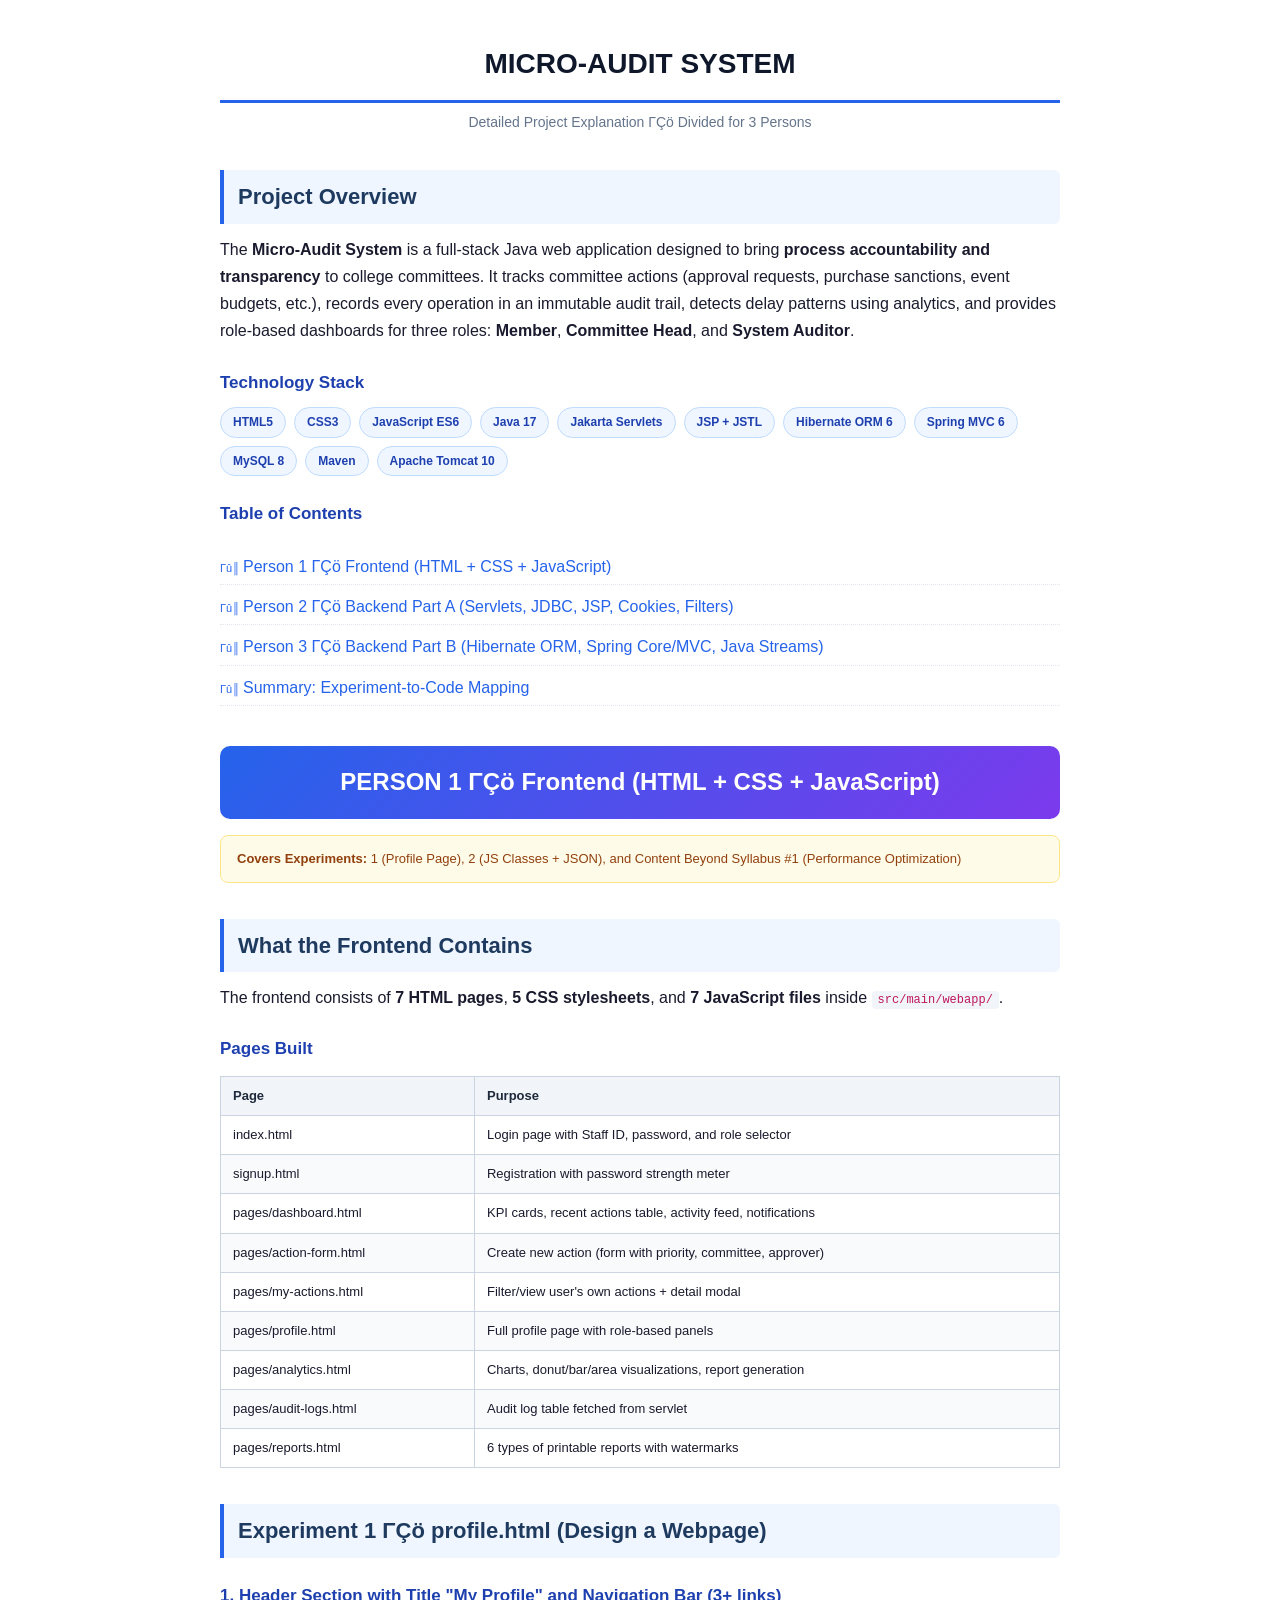
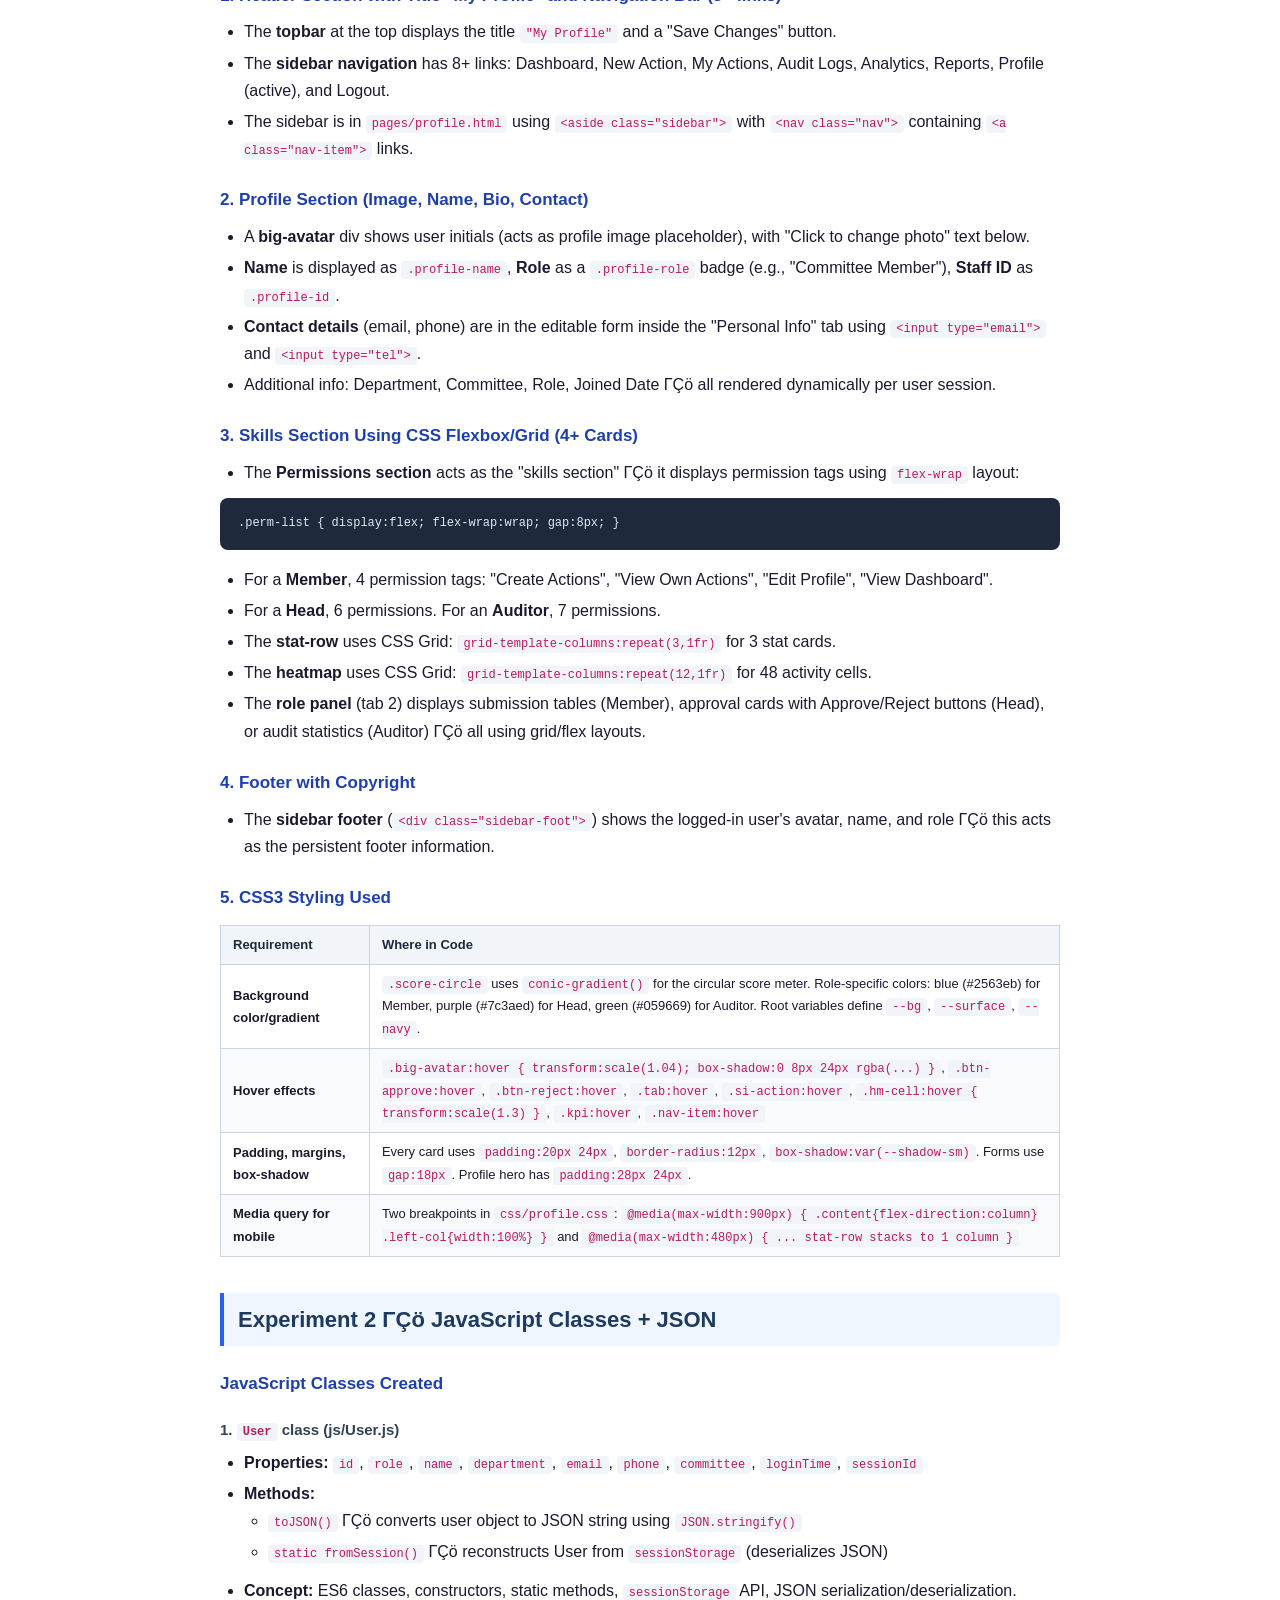
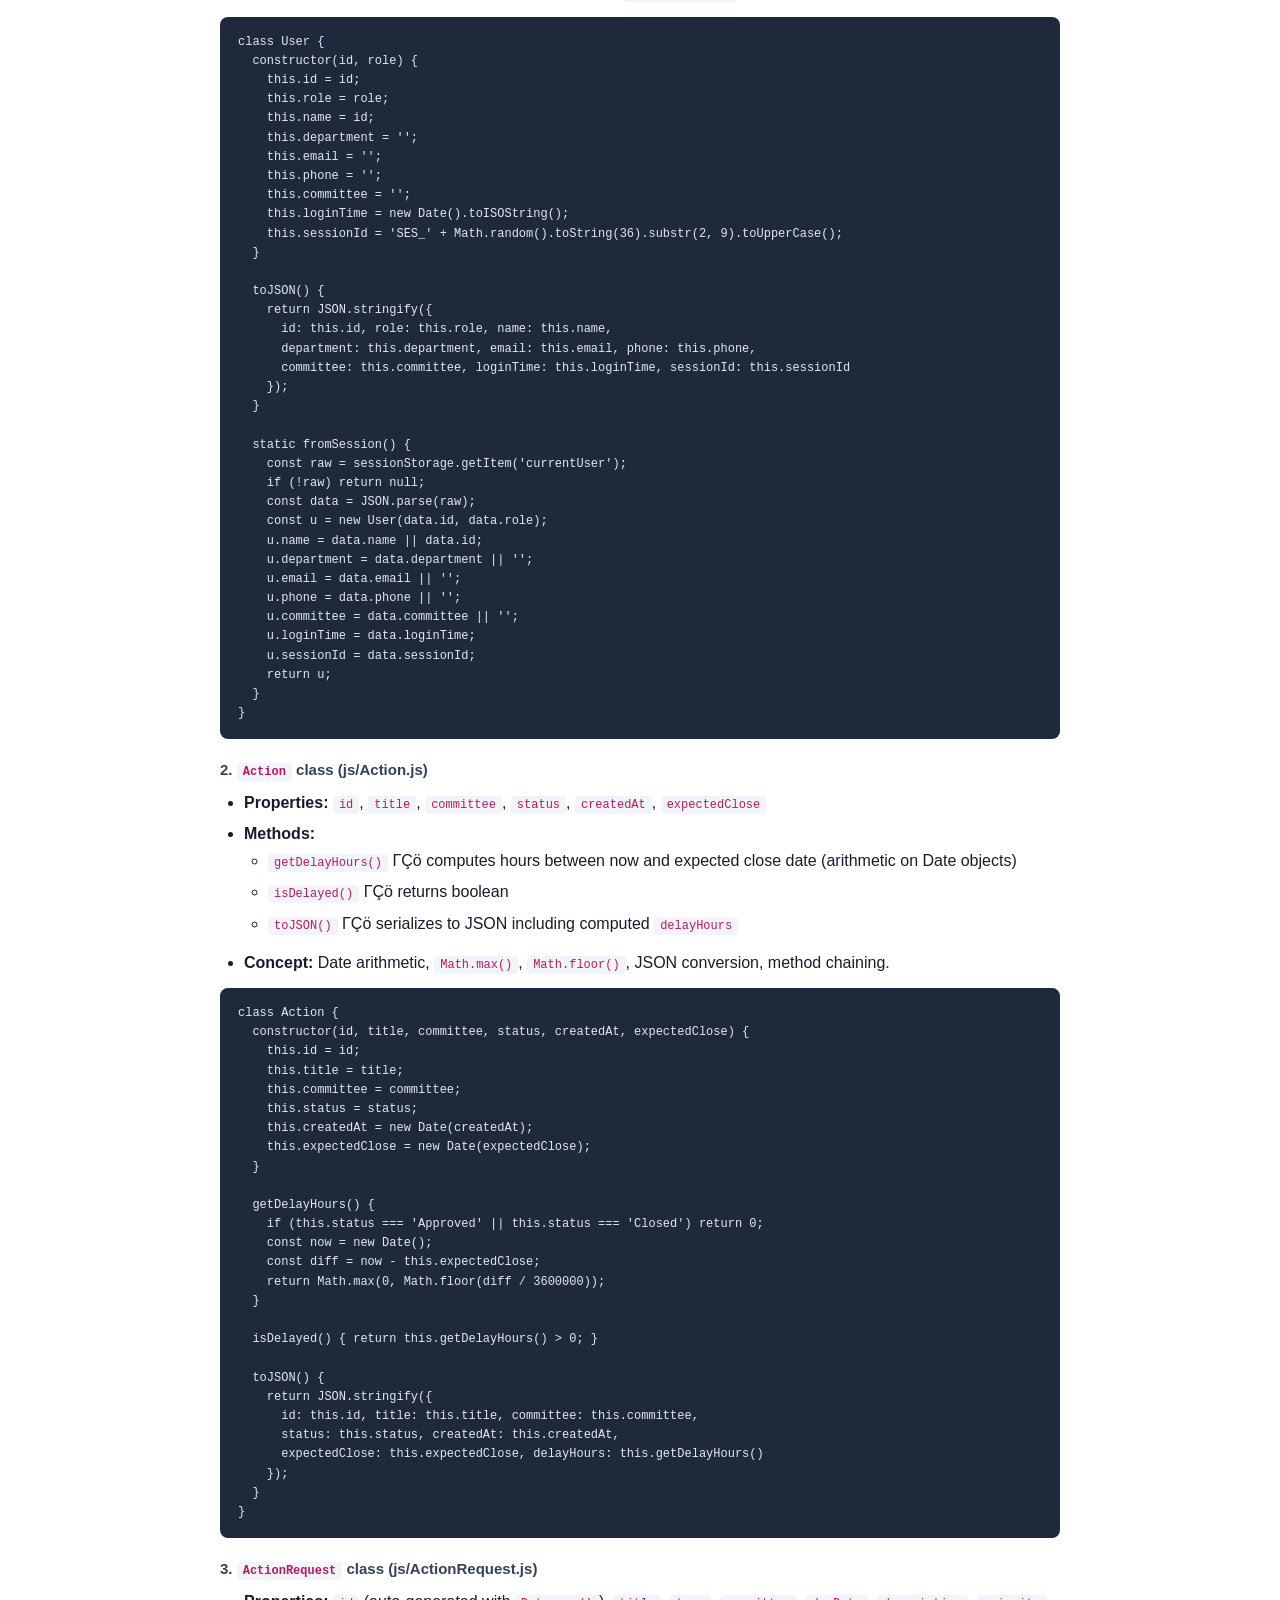
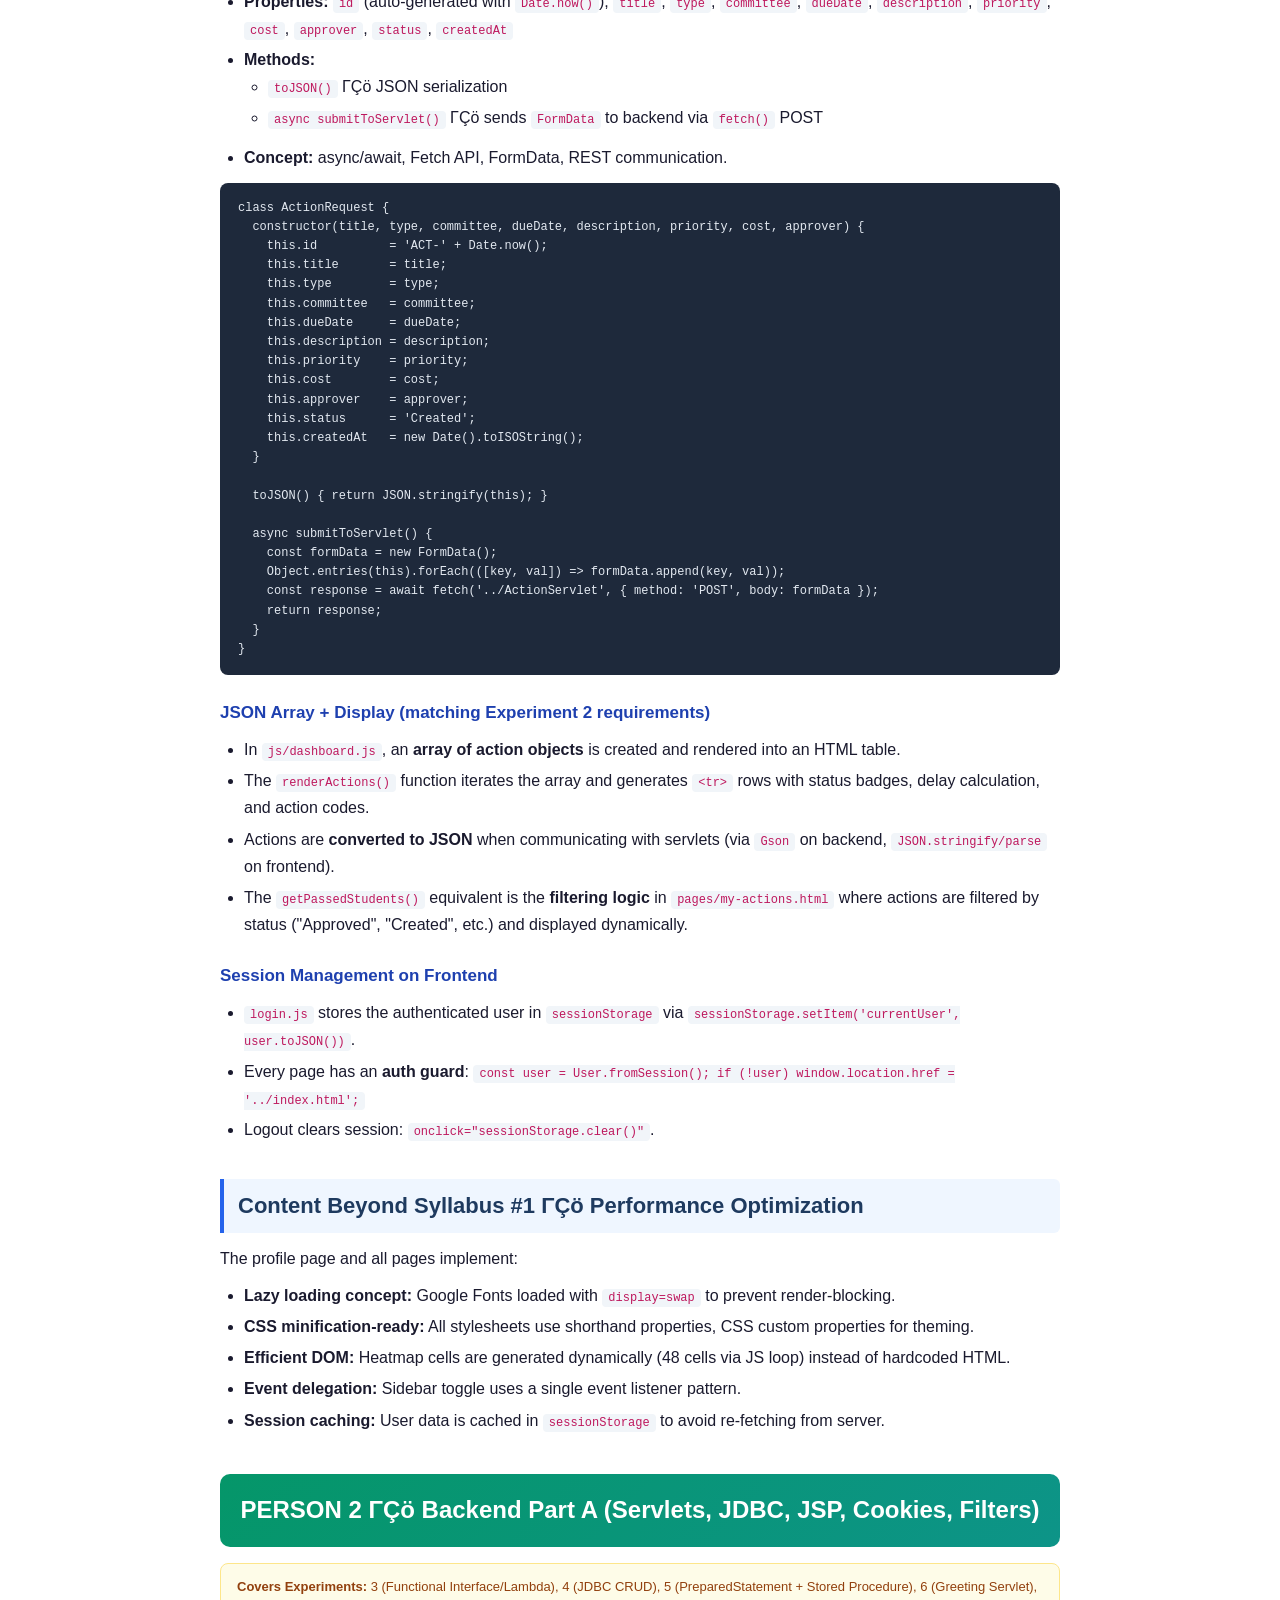
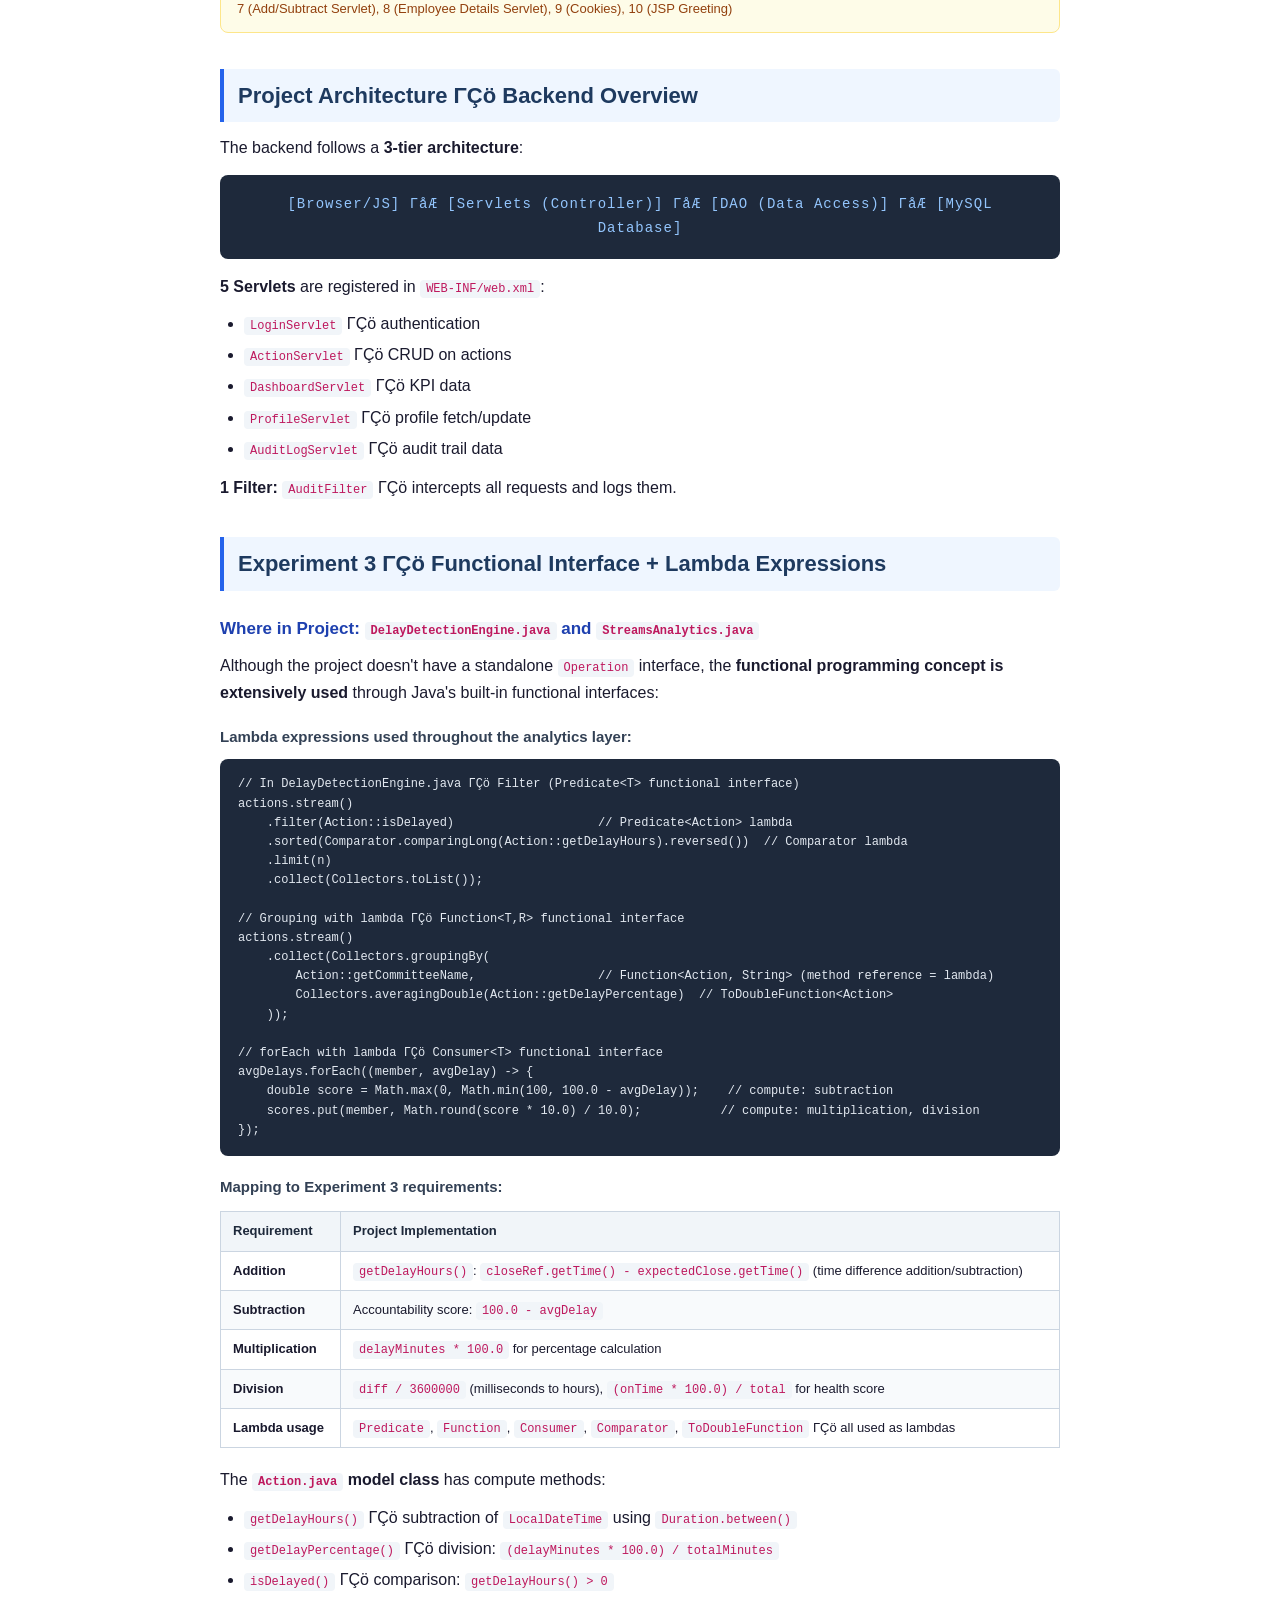
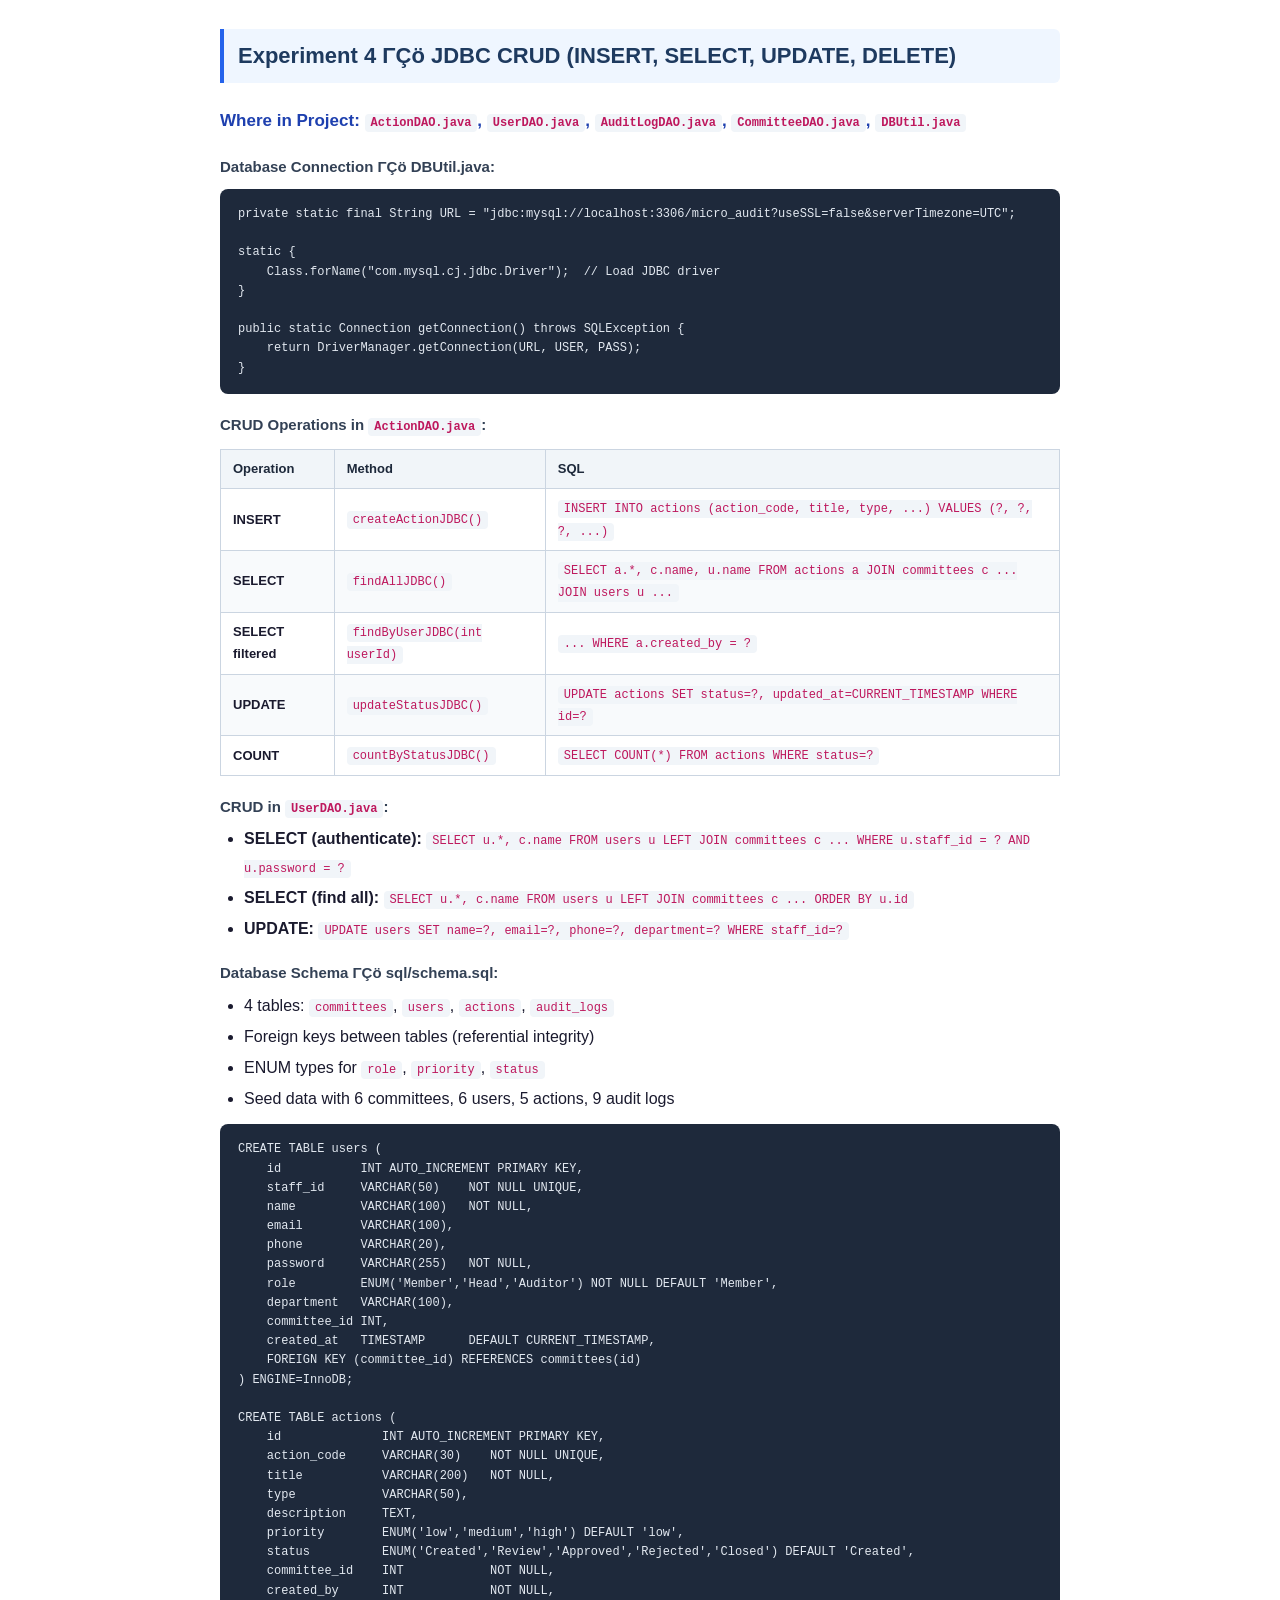
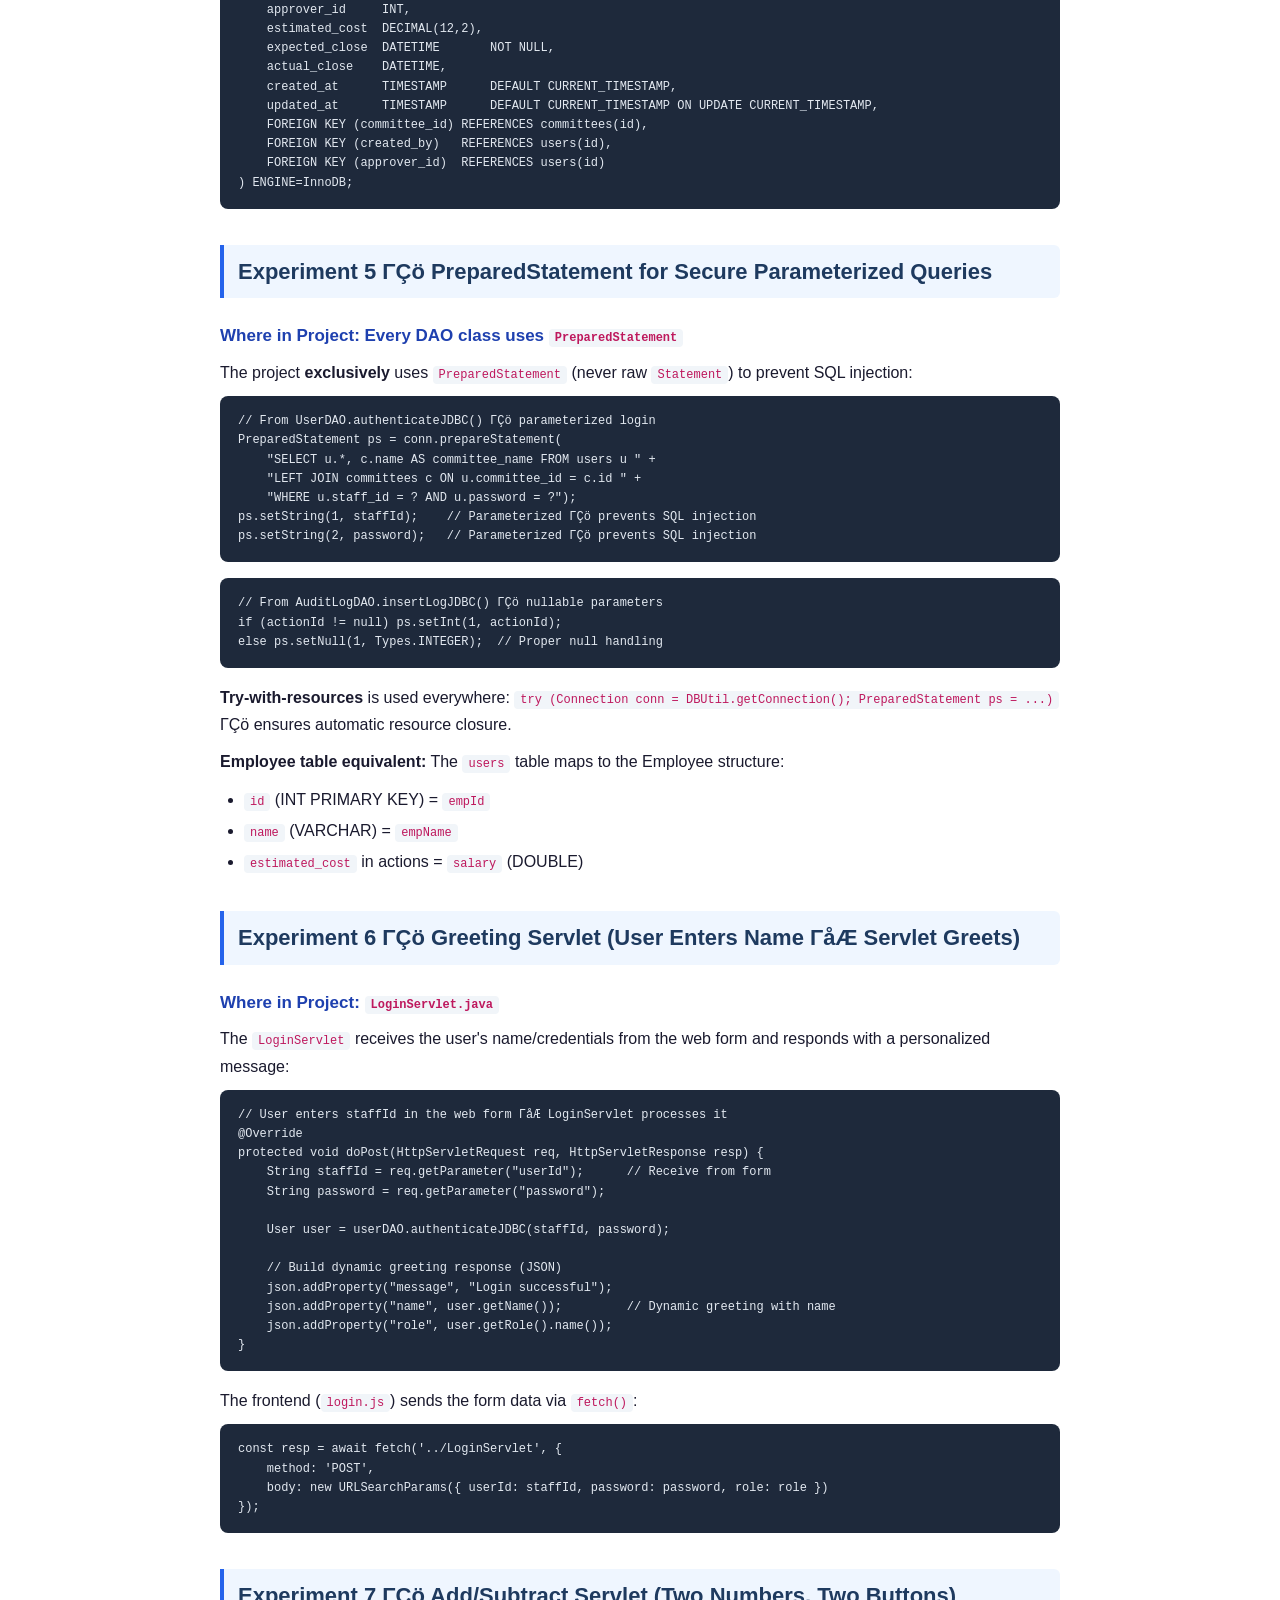
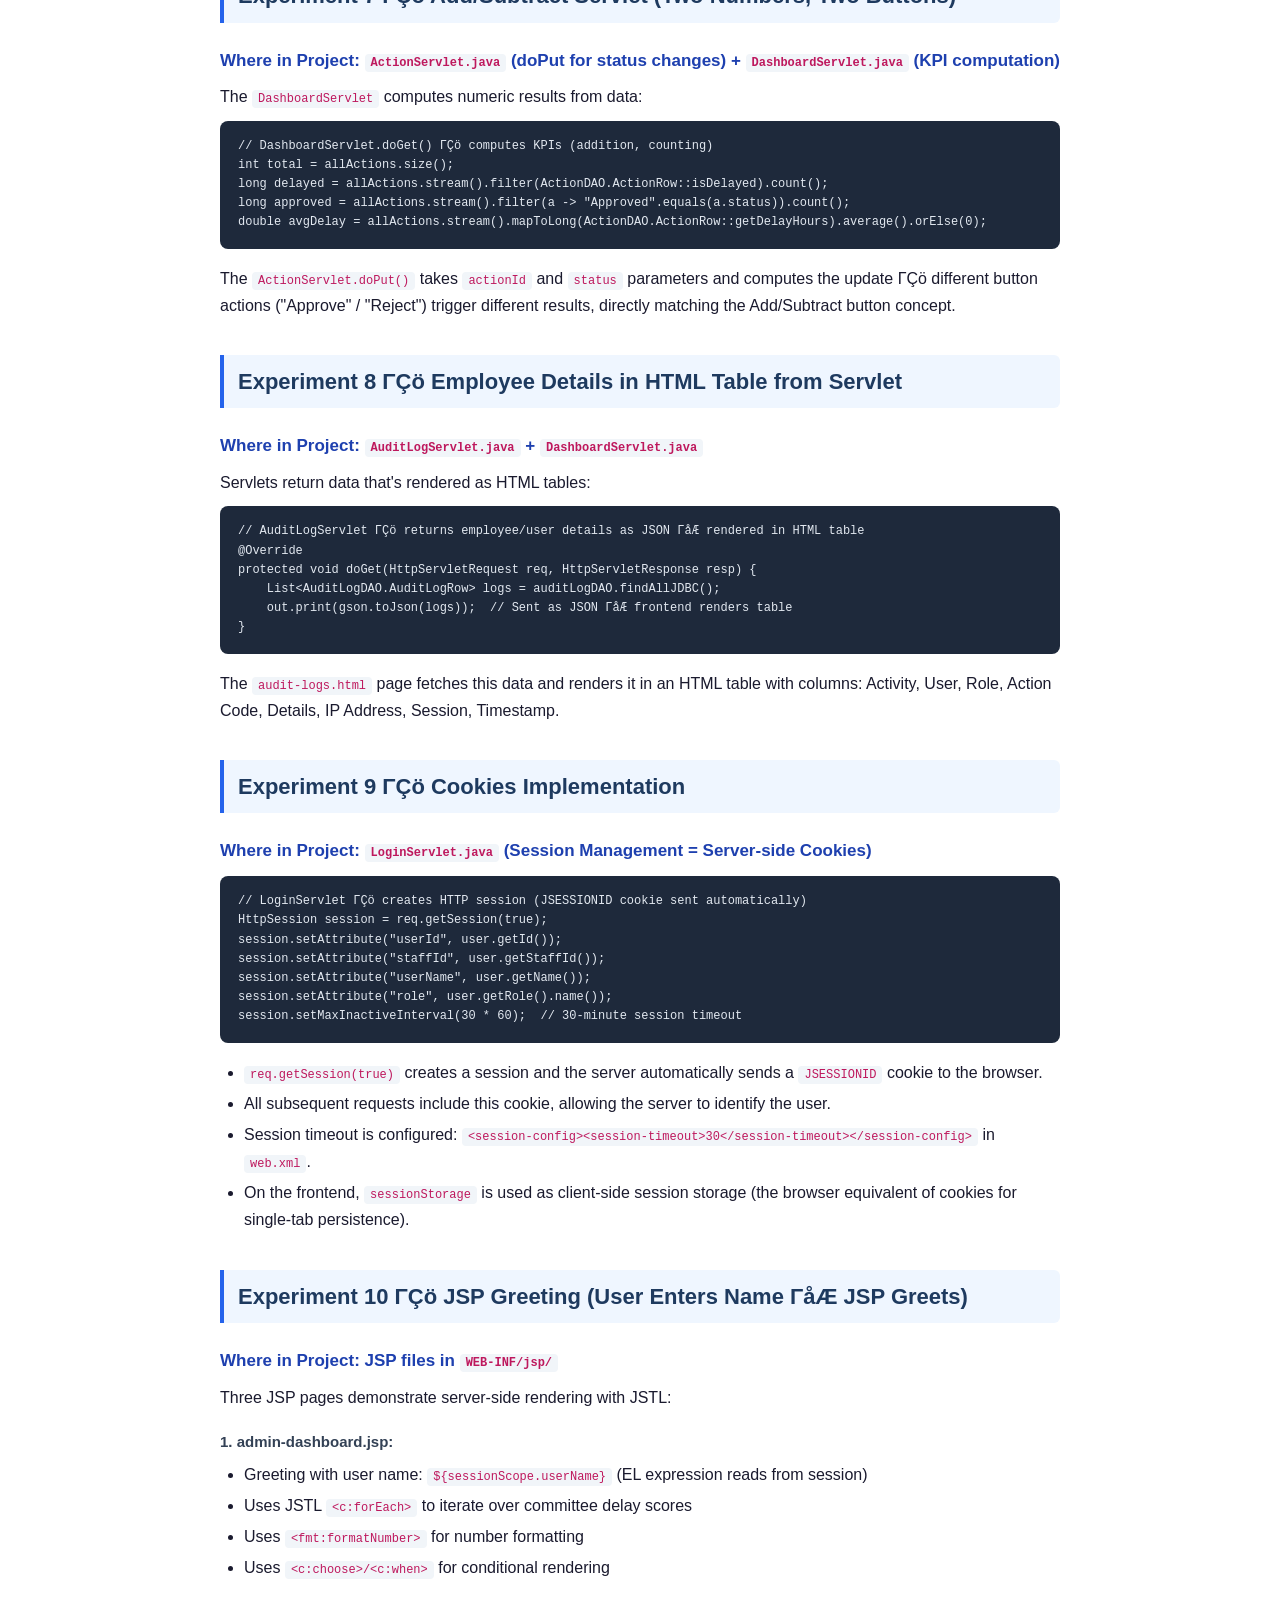
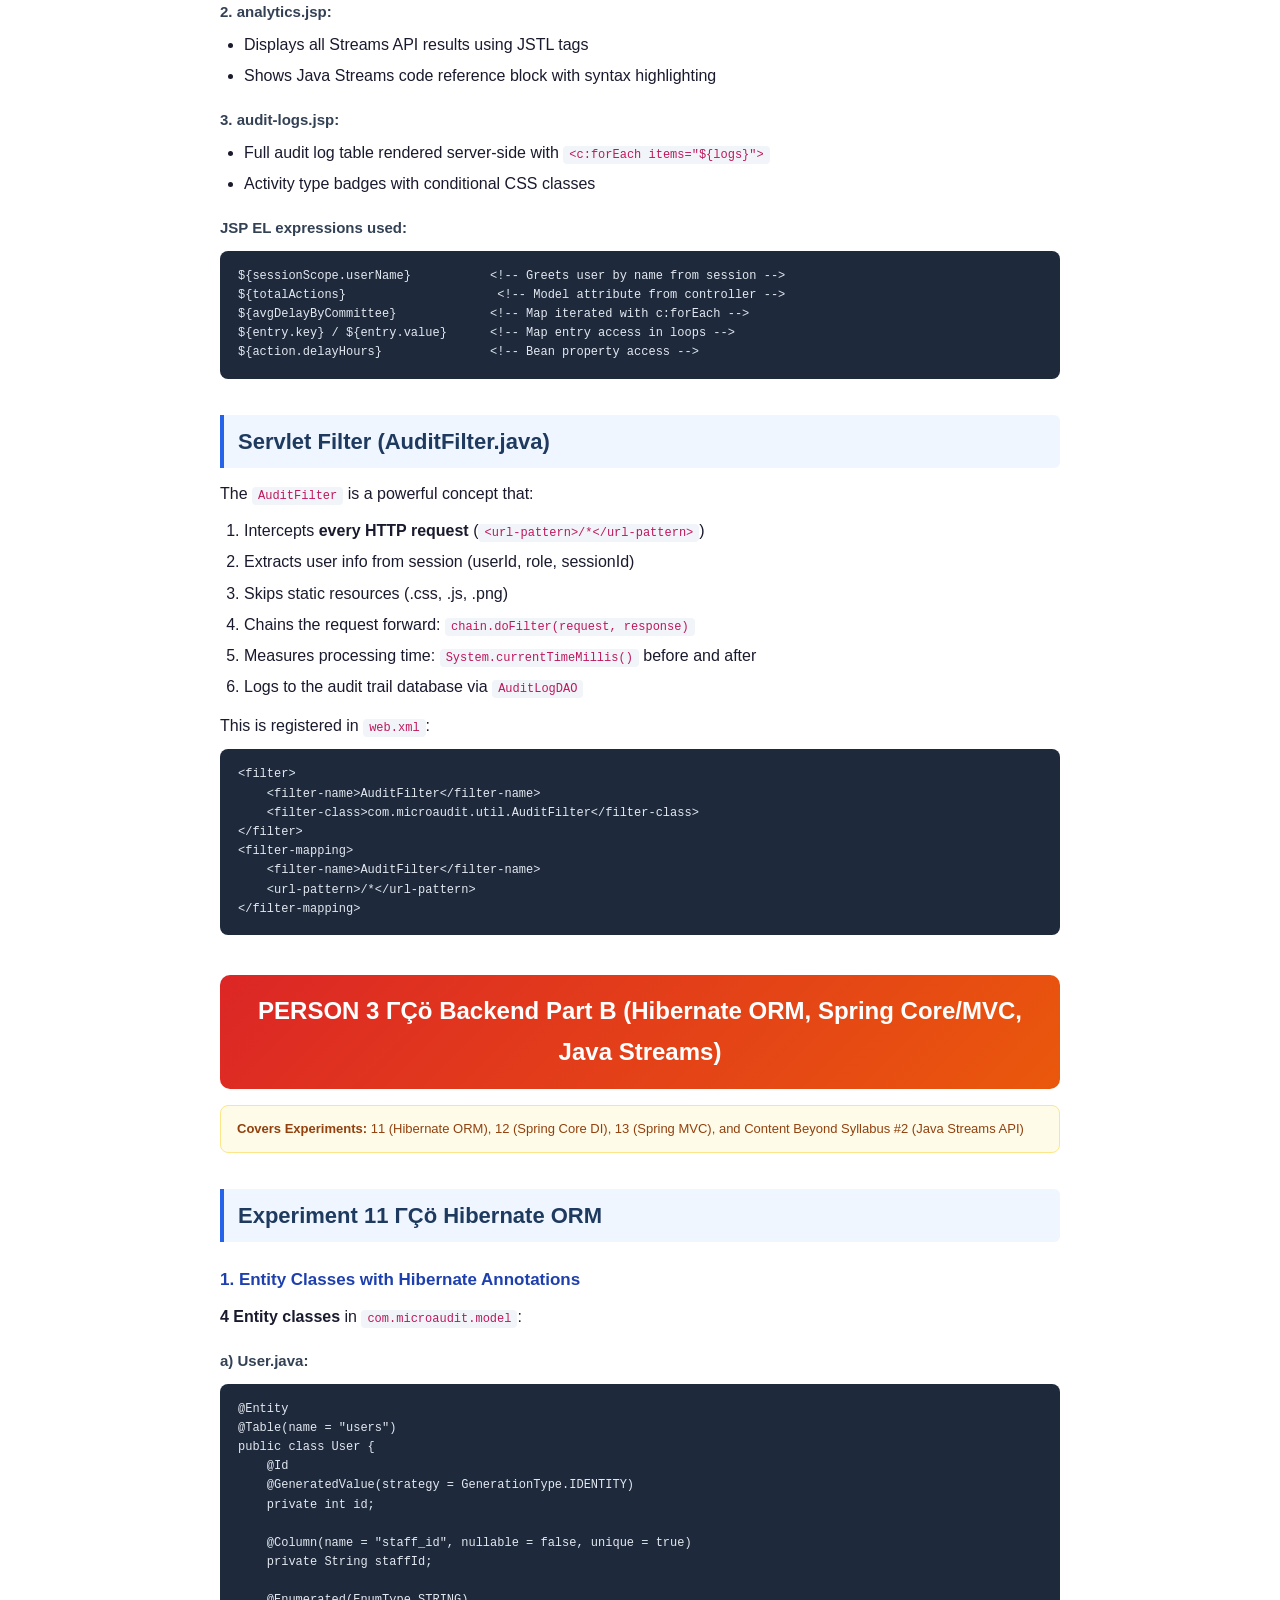
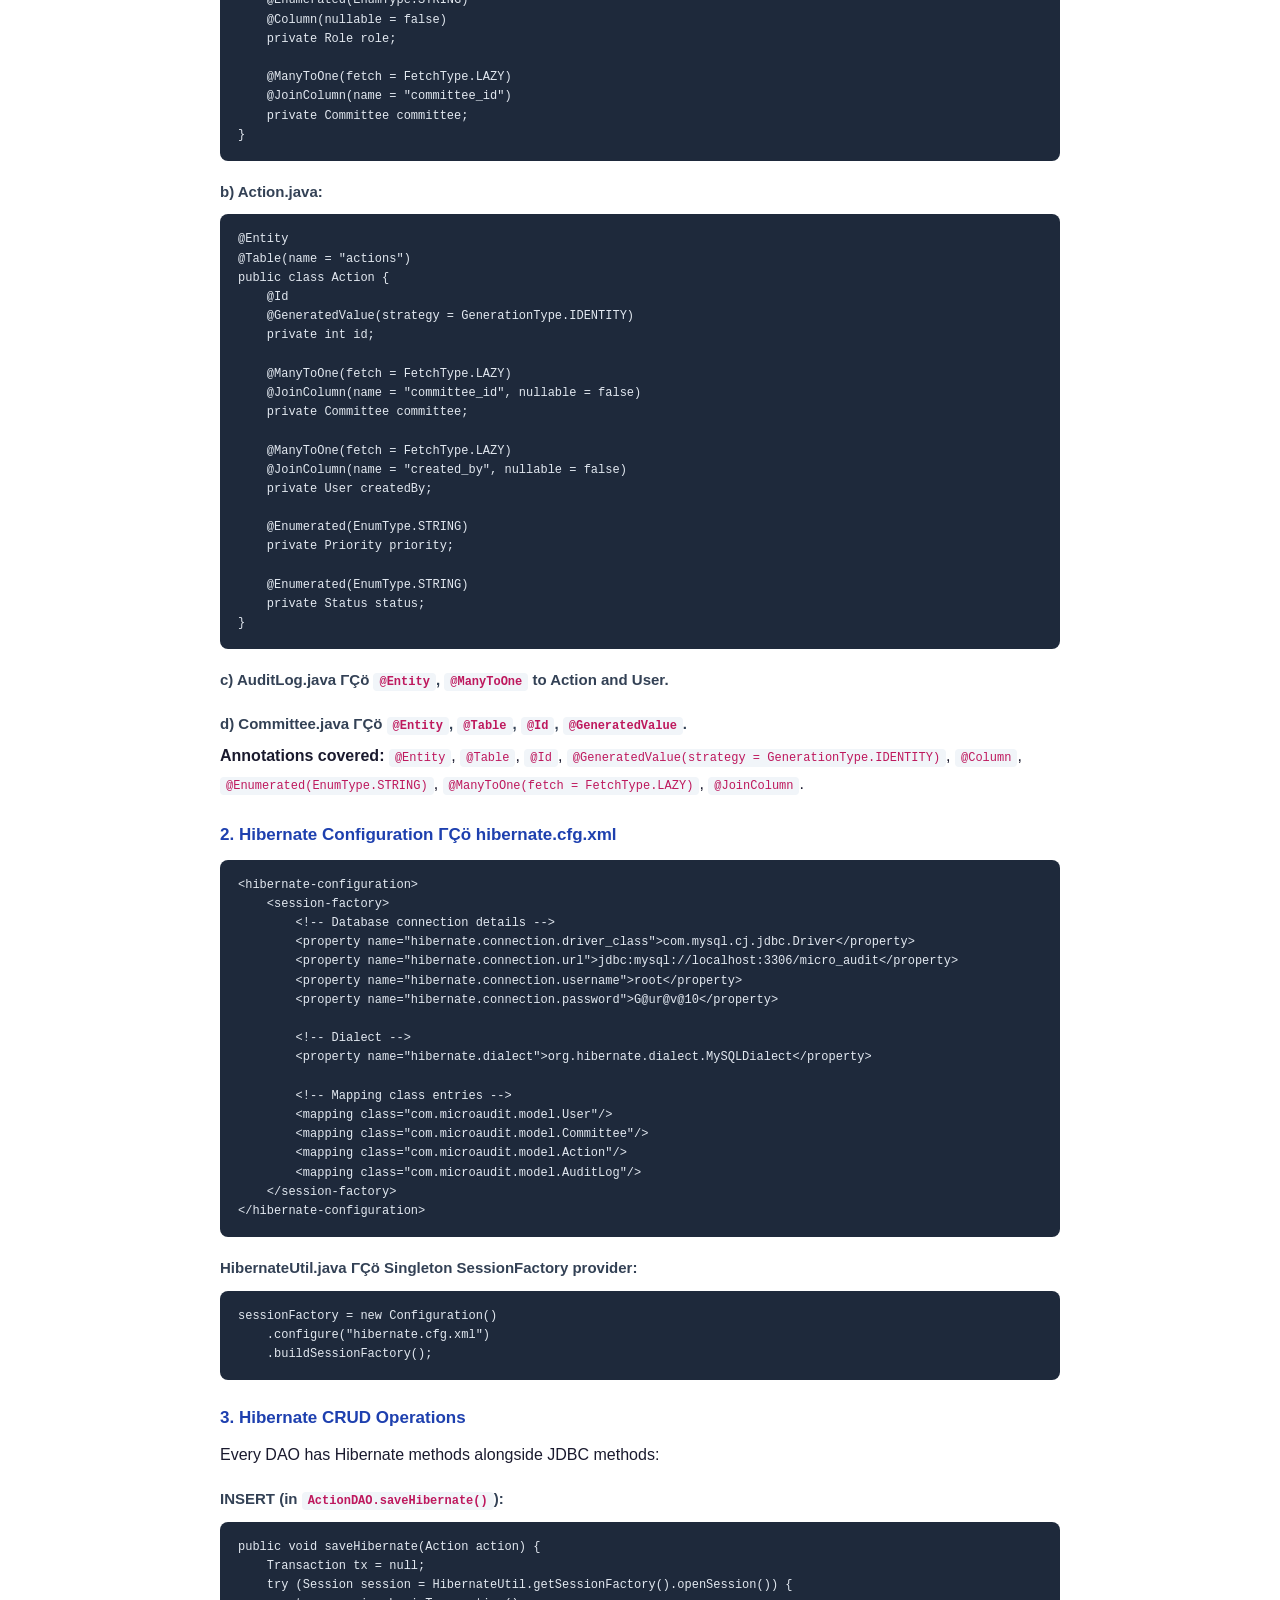
<file: pages/my-actions.html>
<!DOCTYPE html>
<html lang="en">
<head>
  <meta charset="UTF-8"/>
  <meta name="viewport" content="width=device-width, initial-scale=1.0"/>
  <title>MicroAudit — My Actions</title>
  <link href="https://fonts.googleapis.com/css2?family=Fraunces:ital,wght@0,300;0,400;1,300;1,400&family=Instrument+Sans:wght@400;500;600;700&display=swap" rel="stylesheet"/>
  <link rel="stylesheet" href="../css/global.css"/>
  <link rel="stylesheet" href="../css/dashboard.css"/>
  <style>
    .filter-bar{display:flex;gap:12px;align-items:center;margin-bottom:20px;flex-wrap:wrap}
    .filter-bar select,.filter-bar input{padding:8px 14px;border:1px solid var(--border);border-radius:8px;background:var(--card);color:var(--text);font-size:13px;font-family:inherit}
    .filter-bar select:focus,.filter-bar input:focus{outline:none;border-color:var(--accent)}
    .actions-table{width:100%;border-collapse:collapse;font-size:13px}
    .actions-table th{text-align:left;padding:10px 14px;color:var(--muted);font-weight:600;font-size:11px;text-transform:uppercase;letter-spacing:.5px;border-bottom:1px solid var(--border)}
    .actions-table td{padding:12px 14px;border-bottom:1px solid var(--border)}
    .actions-table tr:hover{background:rgba(99,102,241,.04)}
    .status-badge{padding:4px 10px;border-radius:20px;font-size:11px;font-weight:600}
    .s-created{background:#e0e7ff;color:#3730a3}
    .s-review{background:#fef3c7;color:#92400e}
    .s-approved{background:#d1fae5;color:#065f46}
    .s-rejected{background:#fee2e2;color:#991b1b}
    .s-closed{background:#e5e7eb;color:#374151}
    .delay-ok{color:var(--accent3)}
    .delay-warn{color:var(--warn)}
    .delay-bad{color:var(--accent2)}
    .action-id{color:var(--accent);font-weight:600;cursor:pointer}
    .action-id:hover{text-decoration:underline}
    .empty-state{text-align:center;padding:60px 20px;color:var(--muted)}
    .empty-state .icon{font-size:48px;margin-bottom:12px}
    .empty-state h3{margin-bottom:8px;color:var(--text)}
    .count-badge{background:var(--accent);color:#fff;padding:2px 10px;border-radius:20px;font-size:12px;font-weight:600;margin-left:8px}
    .action-detail{display:none;position:fixed;top:0;left:0;right:0;bottom:0;background:rgba(0,0,0,.5);z-index:100;justify-content:center;align-items:center}
    .action-detail.open{display:flex}
    .detail-card{background:var(--card);border-radius:16px;padding:28px;max-width:500px;width:90%;box-shadow:0 20px 60px rgba(0,0,0,.3)}
    .detail-card h3{margin-bottom:16px;font-family:'Fraunces',serif}
    .detail-row{display:flex;justify-content:space-between;padding:8px 0;border-bottom:1px solid var(--border);font-size:13px}
    .detail-row .label{color:var(--muted)}
    .detail-close{margin-top:16px;padding:8px 20px;background:var(--accent);color:#fff;border:none;border-radius:8px;cursor:pointer;font-weight:600}
    .detail-close:hover{opacity:.9}
    @media(max-width:768px){
      .filter-bar{flex-direction:column;gap:8px}
      .filter-bar select,.filter-bar input{width:100%}
      .actions-table{display:block;overflow-x:auto;white-space:nowrap}
      .detail-card{padding:20px;max-width:95%}
    }
  </style>
</head>
<body>
<div class="sidebar-overlay" id="sidebarOverlay"></div>
<aside class="sidebar" id="sidebar">
  <div class="logo-wrap">
    <div class="logo-text">Micro<span>Audit</span></div>
    <div class="logo-sub">Committee Tracker</div>
  </div>
  <nav class="nav">
    <div class="nav-label">Main</div>
    <a href="dashboard.html" class="nav-item"><span class="nav-icon">⚡</span> Dashboard</a>
    <a href="action-form.html" class="nav-item"><span class="nav-icon">＋</span> New Action</a>
    <a href="my-actions.html" class="nav-item active"><span class="nav-icon">📋</span> My Actions <span class="badge">0</span></a>
    <a href="audit-logs.html" class="nav-item"><span class="nav-icon">🔍</span> Audit Logs</a>
    <div class="nav-label">Reports</div>
    <a href="analytics.html" class="nav-item"><span class="nav-icon">📊</span> Analytics</a>
    <a href="reports.html" class="nav-item"><span class="nav-icon">📁</span> Reports</a>
    <div class="nav-label">Account</div>
    <a href="profile.html" class="nav-item"><span class="nav-icon">👤</span> Profile</a>
    <a href="../index.html" class="nav-item" onclick="sessionStorage.clear()"><span class="nav-icon">🚪</span> Logout</a>
  </nav>
  <div class="sidebar-foot">
    <div class="user-card">
      <div class="avatar" id="avatarInitial">--</div>
      <div><div class="uname" id="sidebarName">Loading...</div><div class="urole" id="sidebarRole">--</div></div>
    </div>
  </div>
</aside>

<div class="main">
  <div class="topbar">
    <button class="hamburger" id="hamburgerBtn"><span></span><span></span><span></span></button>
    <div class="topbar-title">My Actions <span class="count-badge" id="totalCount">0</span></div>
    <div class="tb-right">
      <div class="tb-time" id="liveClock">--:--:--</div>
      <a href="action-form.html" class="new-action-btn">＋ New Action</a>
    </div>
  </div>

  <div class="content">
    <!-- Filters -->
    <div class="filter-bar">
      <select id="filterStatus" onchange="applyFilters()">
        <option value="">All Status</option>
        <option value="Created">Created</option>
        <option value="Review">Under Review</option>
        <option value="Approved">Approved</option>
        <option value="Rejected">Rejected</option>
        <option value="Closed">Closed</option>
      </select>
      <select id="filterCommittee" onchange="applyFilters()">
        <option value="">All Committees</option>
        <option>Exam Committee</option>
        <option>T&P Committee</option>
        <option>Cultural Committee</option>
        <option>NAAC Committee</option>
        <option>Purchase Committee</option>
        <option>Hostel Committee</option>
      </select>
      <input type="text" id="searchBox" placeholder="Search by title or ID..." oninput="applyFilters()"/>
    </div>

    <!-- KPI Summary -->
    <div class="kpi-grid">
      <div class="kpi c1"><div class="kpi-lbl">Total</div><div class="kpi-val" id="kTotal">0</div><div class="kpi-sub">My actions</div><div class="kpi-trend">📋</div></div>
      <div class="kpi c2"><div class="kpi-lbl">Delayed</div><div class="kpi-val" id="kDelayed">0</div><div class="kpi-sub">Need attention</div><div class="kpi-trend">⏰</div></div>
      <div class="kpi c3"><div class="kpi-lbl">Approved</div><div class="kpi-val" id="kApproved">0</div><div class="kpi-sub">Completed</div><div class="kpi-trend">✅</div></div>
      <div class="kpi c4"><div class="kpi-lbl">Pending</div><div class="kpi-val" id="kPending">0</div><div class="kpi-sub">In progress</div><div class="kpi-trend">🔄</div></div>
    </div>

    <!-- Actions Table -->
    <div class="panel" style="margin-top:20px">
      <div class="ph">
        <span class="ph-title">Action History</span>
      </div>
      <div id="tableWrap">
        <table class="actions-table">
          <thead>
            <tr><th>ID</th><th>Title</th><th>Committee</th><th>Type</th><th>Priority</th><th>Status</th><th>Delay</th><th>Created</th></tr>
          </thead>
          <tbody id="actionBody"></tbody>
        </table>
      </div>
      <div class="empty-state" id="emptyState" style="display:none">
        <div class="icon">📋</div>
        <h3>No actions found</h3>
        <p>Try adjusting your filters, or <a href="action-form.html">create a new action</a>.</p>
      </div>
    </div>
  </div>
</div>

<!-- Detail Modal -->
<div class="action-detail" id="detailModal">
  <div class="detail-card">
    <h3 id="detailTitle">Action Details</h3>
    <div id="detailBody"></div>
    <button class="detail-close" onclick="closeDetail()">Close</button>
  </div>
</div>

<script src="../js/User.js"></script>
<script src="../js/Action.js"></script>
<script>
// ── Auth guard ──
const currentUser = User.fromSession();
if (!currentUser) window.location.href = '../index.html';

// ── Sample data (matches dashboard.js; replaced by servlet fetch when deployed) ──
let allActions = [
  { id:'ACT-001', title:'Equipment Purchase Approval',  committee:'Purchase Committee',  type:'Purchase Request',     priority:'high',   status:'Review',   createdAt:'2025-02-01', expectedClose:'2025-02-05', createdBy:'STF001' },
  { id:'ACT-002', title:'Exam Hall Booking',             committee:'Exam Committee',      type:'Event Approval',       priority:'medium', status:'Approved', createdAt:'2025-01-28', expectedClose:'2025-02-02', createdBy:'STF002' },
  { id:'ACT-003', title:'Cultural Fest Budget Sanction',  committee:'Cultural Committee',  type:'Budget Sanction',      priority:'high',   status:'Created',  createdAt:'2025-02-03', expectedClose:'2025-02-10', createdBy:'STF003' },
  { id:'ACT-004', title:'NAAC Document Submission',       committee:'NAAC Committee',      type:'Document Submission',  priority:'low',    status:'Rejected', createdAt:'2025-01-20', expectedClose:'2025-01-25', createdBy:'STF004' },
  { id:'ACT-005', title:'Hostel Maintenance Request',     committee:'Hostel Committee',    type:'Maintenance Request',  priority:'medium', status:'Closed',   createdAt:'2025-01-15', expectedClose:'2025-01-18', createdBy:'STF005' },
];

// Try fetching from servlet, fallback to sample data
(function loadActions() {
  fetch('../api/actions?filter=user&value=' + encodeURIComponent(currentUser.id))
    .then(r => r.json())
    .then(data => {
      if (Array.isArray(data) && data.length > 0) {
        allActions = data.map(a => ({
          id: a.actionCode || a.id,
          title: a.title,
          committee: a.committeeName || a.committee,
          type: a.type || '—',
          priority: a.priority || 'medium',
          status: a.status,
          createdAt: a.createdAt,
          expectedClose: a.expectedClose,
          createdBy: a.createdBy || currentUser.id
        }));
      }
      // Also load locally submitted actions from sessionStorage
      loadLocalActions();
      renderAll();
    })
    .catch(() => {
      console.warn('Servlet unavailable — using sample + local actions');
      loadLocalActions();
      renderAll();
    });
})();

function loadLocalActions() {
  const local = JSON.parse(sessionStorage.getItem('pendingActions') || '[]');
  local.forEach((a, i) => {
    allActions.push({
      id: 'ACT-L' + (i + 1).toString().padStart(2, '0'),
      title: a.title,
      committee: a.committee,
      type: a.type || '—',
      priority: a.priority || 'low',
      status: 'Created',
      createdAt: a.timestamp ? a.timestamp.split('T')[0] : new Date().toISOString().split('T')[0],
      expectedClose: a.dueDate || '—',
      createdBy: currentUser.id
    });
  });
}

function statusClass(s) {
  return { Created:'s-created', Review:'s-review', Approved:'s-approved', Rejected:'s-rejected', Closed:'s-closed' }[s] || 's-created';
}

function priColor(p) {
  return { low:'var(--accent3)', medium:'var(--warn)', high:'var(--accent2)' }[p] || 'var(--muted)';
}

function getDelayHours(a) {
  if (a.status === 'Approved' || a.status === 'Closed') return 0;
  if (!a.expectedClose || a.expectedClose === '—') return 0;
  const diff = Date.now() - new Date(a.expectedClose).getTime();
  return Math.max(0, Math.floor(diff / 3600000));
}

function applyFilters() {
  renderAll();
}

function getFiltered() {
  const status    = document.getElementById('filterStatus').value;
  const committee = document.getElementById('filterCommittee').value;
  const search    = document.getElementById('searchBox').value.toLowerCase();

  return allActions.filter(a => {
    if (status && a.status !== status) return false;
    if (committee && a.committee !== committee) return false;
    if (search && !a.title.toLowerCase().includes(search) && !a.id.toLowerCase().includes(search)) return false;
    return true;
  });
}

function renderAll() {
  const filtered = getFiltered();

  // KPIs
  document.getElementById('kTotal').textContent    = allActions.length;
  document.getElementById('kDelayed').textContent   = allActions.filter(a => getDelayHours(a) > 0).length;
  document.getElementById('kApproved').textContent  = allActions.filter(a => a.status === 'Approved' || a.status === 'Closed').length;
  document.getElementById('kPending').textContent   = allActions.filter(a => a.status === 'Created' || a.status === 'Review').length;
  document.getElementById('totalCount').textContent = allActions.length;

  // Update badge in sidebar
  const badge = document.querySelector('.nav-item.active .badge');
  if (badge) badge.textContent = allActions.length;

  // Table
  const tbody = document.getElementById('actionBody');
  const empty = document.getElementById('emptyState');
  const table = document.getElementById('tableWrap');

  if (filtered.length === 0) {
    table.style.display = 'none';
    empty.style.display = 'block';
  } else {
    table.style.display = 'block';
    empty.style.display = 'none';
    tbody.innerHTML = filtered.map(a => {
      const delay = getDelayHours(a);
      const dc = delay === 0 ? 'delay-ok' : delay < 24 ? 'delay-warn' : 'delay-bad';
      return `<tr>
        <td class="action-id" onclick="showDetail('${a.id}')">${a.id}</td>
        <td>${a.title}</td>
        <td style="color:var(--muted)">${a.committee}</td>
        <td>${a.type}</td>
        <td><span style="color:${priColor(a.priority)};font-weight:600;text-transform:capitalize">${a.priority}</span></td>
        <td><span class="status-badge ${statusClass(a.status)}">${a.status}</span></td>
        <td class="${dc}">${delay === 0 ? 'On time' : delay + 'h late'}</td>
        <td style="color:var(--muted);font-size:12px">${a.createdAt}</td>
      </tr>`;
    }).join('');
  }
}

function showDetail(id) {
  const a = allActions.find(x => x.id === id);
  if (!a) return;
  const delay = getDelayHours(a);
  document.getElementById('detailTitle').textContent = a.id + ' — ' + a.title;
  document.getElementById('detailBody').innerHTML = [
    ['Committee', a.committee],
    ['Type', a.type],
    ['Priority', a.priority],
    ['Status', a.status],
    ['Created', a.createdAt],
    ['Expected Close', a.expectedClose],
    ['Delay', delay === 0 ? 'On time' : delay + ' hours late'],
    ['Created By', a.createdBy || '—']
  ].map(([l, v]) => `<div class="detail-row"><span class="label">${l}</span><span>${v}</span></div>`).join('');
  document.getElementById('detailModal').classList.add('open');
}

function closeDetail() {
  document.getElementById('detailModal').classList.remove('open');
}

// ── User sidebar ──
(function loadUser() {
  if (currentUser) {
    const initials = currentUser.name ? currentUser.name.split(' ').map(w => w[0]).join('').substring(0, 2).toUpperCase() : currentUser.id.substring(0, 2).toUpperCase();
    document.getElementById('avatarInitial').textContent = initials;
    document.getElementById('sidebarName').textContent   = currentUser.name || currentUser.id;
    document.getElementById('sidebarRole').textContent   = currentUser.role;
  }
})();

// ── Clock ──
function updateClock() { document.getElementById('liveClock').textContent = new Date().toLocaleTimeString(); }
setInterval(updateClock, 1000);
updateClock();

// Close modal on background click
document.getElementById('detailModal').addEventListener('click', function(e) {
  if (e.target === this) closeDetail();
});
</script>
<script>
(function(){
  const btn=document.getElementById('hamburgerBtn'),sb=document.getElementById('sidebar'),ov=document.getElementById('sidebarOverlay');
  if(!btn)return;
  function toggle(){sb.classList.toggle('open');ov.classList.toggle('open');}
  btn.addEventListener('click',toggle);
  ov.addEventListener('click',toggle);
})();
</script>
</body>
</html>
</file>
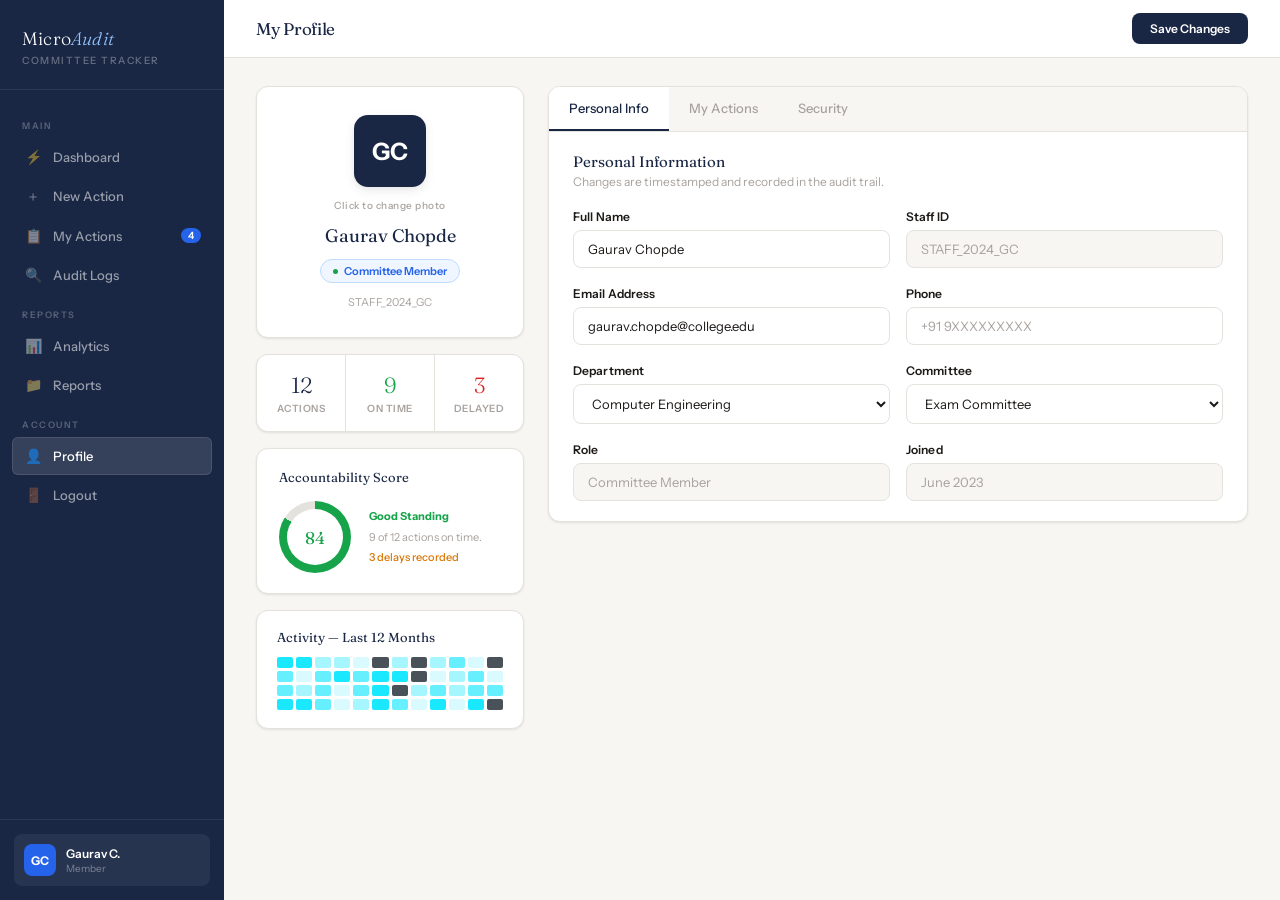
<file: pages/profile.html>
<!DOCTYPE html>
<html lang="en">
<head>
  <meta charset="UTF-8"/>
  <meta name="viewport" content="width=device-width, initial-scale=1.0"/>
  <title>MicroAudit — Profile</title>
  <link href="https://fonts.googleapis.com/css2?family=Fraunces:ital,wght@0,300;0,400;1,300;1,400&family=Instrument+Sans:wght@400;500;600;700&display=swap" rel="stylesheet"/>
  <link rel="stylesheet" href="../css/global.css"/>
  <link rel="stylesheet" href="../css/profile.css"/>
</head>
<body>
<aside class="sidebar">
  <div class="logo-wrap">
    <div class="logo-text">Micro<span>Audit</span></div>
    <div class="logo-sub">Committee Tracker</div>
  </div>
  <nav class="nav">
    <div class="nav-label">Main</div>
    <a href="dashboard.html" class="nav-item"><span class="nav-icon">⚡</span> Dashboard</a>
    <a href="action-form.html" class="nav-item"><span class="nav-icon">＋</span> New Action</a>
    <a href="#" class="nav-item"><span class="nav-icon">📋</span> My Actions <span class="badge">4</span></a>
    <a href="#" class="nav-item"><span class="nav-icon">🔍</span> Audit Logs</a>
    <div class="nav-label">Reports</div>
    <a href="#" class="nav-item"><span class="nav-icon">📊</span> Analytics</a>
    <a href="#" class="nav-item"><span class="nav-icon">📁</span> Reports</a>
    <div class="nav-label">Account</div>
    <a href="profile.html" class="nav-item active"><span class="nav-icon">👤</span> Profile</a>
    <a href="../index.html" class="nav-item" onclick="sessionStorage.clear()"><span class="nav-icon">🚪</span> Logout</a>
  </nav>
  <div class="sidebar-foot">
    <div class="user-card">
      <div class="avatar-sm">GC</div>
      <div><div class="uname">Gaurav C.</div><div class="urole">Member</div></div>
    </div>
  </div>
</aside>

<div class="main">
  <div class="topbar">
    <div class="topbar-title">My Profile</div>
    <div class="tb-right">
      <button class="save-btn" onclick="saveProfile()">Save Changes</button>
    </div>
  </div>

  <div class="content">
    <div class="left-col">
      <div class="profile-hero">
        <div class="big-avatar" title="Click to change">GC</div>
        <div class="avatar-edit">Click to change photo</div>
        <div class="profile-name" id="heroName">Gaurav Chopde</div>
        <div class="profile-role">Committee Member</div>
        <div class="profile-id">STAFF_2024_GC</div>
      </div>

      <div class="stat-row">
        <div class="stat-cell"><div class="stat-n">12</div><div class="stat-l">Actions</div></div>
        <div class="stat-cell"><div class="stat-n g">9</div><div class="stat-l">On Time</div></div>
        <div class="stat-cell"><div class="stat-n r">3</div><div class="stat-l">Delayed</div></div>
      </div>

      <div class="score-card">
        <div class="sc-title">Accountability Score</div>
        <div class="score-circle-wrap">
          <div class="score-circle"><span class="score-num">84</span></div>
          <div class="score-detail">
            <b>Good Standing</b><br/>
            9 of 12 actions on time.<br/>
            <span class="warn-text">3 delays recorded</span>
          </div>
        </div>
      </div>

      <div class="heatmap-card">
        <div class="hm-title">Activity — Last 12 Months</div>
        <div class="hm-grid" id="heatmap"></div>
      </div>
    </div>

    <div class="right-col">
      <div class="edit-panel">
        <div class="tab-bar">
          <div class="tab active" onclick="switchTab(this,'info')">Personal Info</div>
          <div class="tab" onclick="switchTab(this,'actions')">My Actions</div>
          <div class="tab" onclick="switchTab(this,'security')">Security</div>
        </div>

        <div class="tab-content active" id="tab-info">
          <div class="ep-sub-header">
            <h3>Personal Information</h3>
            <p>Changes are timestamped and recorded in the audit trail.</p>
          </div>
          <div class="ep-body">
            <div class="form-row">
              <div class="form-group"><label>Full Name</label><input type="text" id="fullName" name="fullName" value="Gaurav Chopde"/></div>
              <div class="form-group"><label>Staff ID</label><input type="text" value="STAFF_2024_GC" readonly/></div>
            </div>
            <div class="form-row">
              <div class="form-group"><label>Email Address</label><input type="email" id="email" name="email" value="gaurav.chopde@college.edu"/></div>
              <div class="form-group"><label>Phone</label><input type="tel" id="phone" name="phone" placeholder="+91 9XXXXXXXXX"/></div>
            </div>
            <div class="form-row">
              <div class="form-group">
                <label>Department</label>
                <select id="dept" name="department">
                  <option selected>Computer Engineering</option>
                  <option>Information Technology</option>
                  <option>Electronics</option>
                  <option>Mechanical</option>
                </select>
              </div>
              <div class="form-group">
                <label>Committee</label>
                <select id="committee" name="committee">
                  <option selected>Exam Committee</option>
                  <option>Purchase Committee</option>
                  <option>Cultural Committee</option>
                  <option>NAAC Committee</option>
                  <option>Hostel Committee</option>
                </select>
              </div>
            </div>
            <div class="form-row">
              <div class="form-group"><label>Role</label><input type="text" value="Committee Member" readonly/></div>
              <div class="form-group"><label>Joined</label><input type="text" value="June 2023" readonly/></div>
            </div>
          </div>
        </div>

        <div class="tab-content" id="tab-actions">
          <table>
            <thead><tr><th>Action ID</th><th>Title</th><th>Committee</th><th>Status</th><th>Date</th></tr></thead>
            <tbody>
              <tr><td class="ac">ACT-001</td><td>Equipment Purchase</td><td class="mt">Purchase</td><td><span class="status-badge s-review">Review</span></td><td class="mt">Feb 01</td></tr>
              <tr><td class="ac">ACT-002</td><td>Exam Hall Booking</td><td class="mt">Exam</td><td><span class="status-badge s-approved">Approved</span></td><td class="mt">Jan 28</td></tr>
              <tr><td class="ac">ACT-003</td><td>Cultural Fest Budget</td><td class="mt">Cultural</td><td><span class="status-badge s-created">Created</span></td><td class="mt">Feb 03</td></tr>
              <tr><td class="ac">ACT-004</td><td>NAAC Documents</td><td class="mt">NAAC</td><td><span class="status-badge s-rejected">Rejected</span></td><td class="mt">Jan 20</td></tr>
            </tbody>
          </table>
        </div>

        <div class="tab-content" id="tab-security">
          <div class="security-list">
            <div class="security-item"><div><div class="si-label">Password</div><div class="si-sub">Last changed 30 days ago</div></div><button class="si-action">Change Password</button></div>
            <div class="security-item"><div><div class="si-label">Active Session</div><div class="si-sub" id="secSession">SES_XXXXXXX</div></div><span class="si-badge">Active</span></div>
            <div class="security-item"><div><div class="si-label">Login IP</div><div class="si-sub">192.168.1.x — College LAN</div></div><span class="si-badge">Verified</span></div>
            <div class="security-item"><div><div class="si-label">Two-Factor Auth</div><div class="si-sub">Adds an extra layer of security</div></div><button class="si-action">Enable 2FA</button></div>
            <div class="security-item" style="border:none"><div><div class="si-label">Audit Log</div><div class="si-sub">Download your activity history</div></div><button class="si-action">Download</button></div>
          </div>
        </div>
      </div>
    </div>
  </div>
</div>

<div class="toast" id="toast">✓ Profile updated successfully</div>
<script src="../js/profile.js"></script>
</body>
</html>
</file>
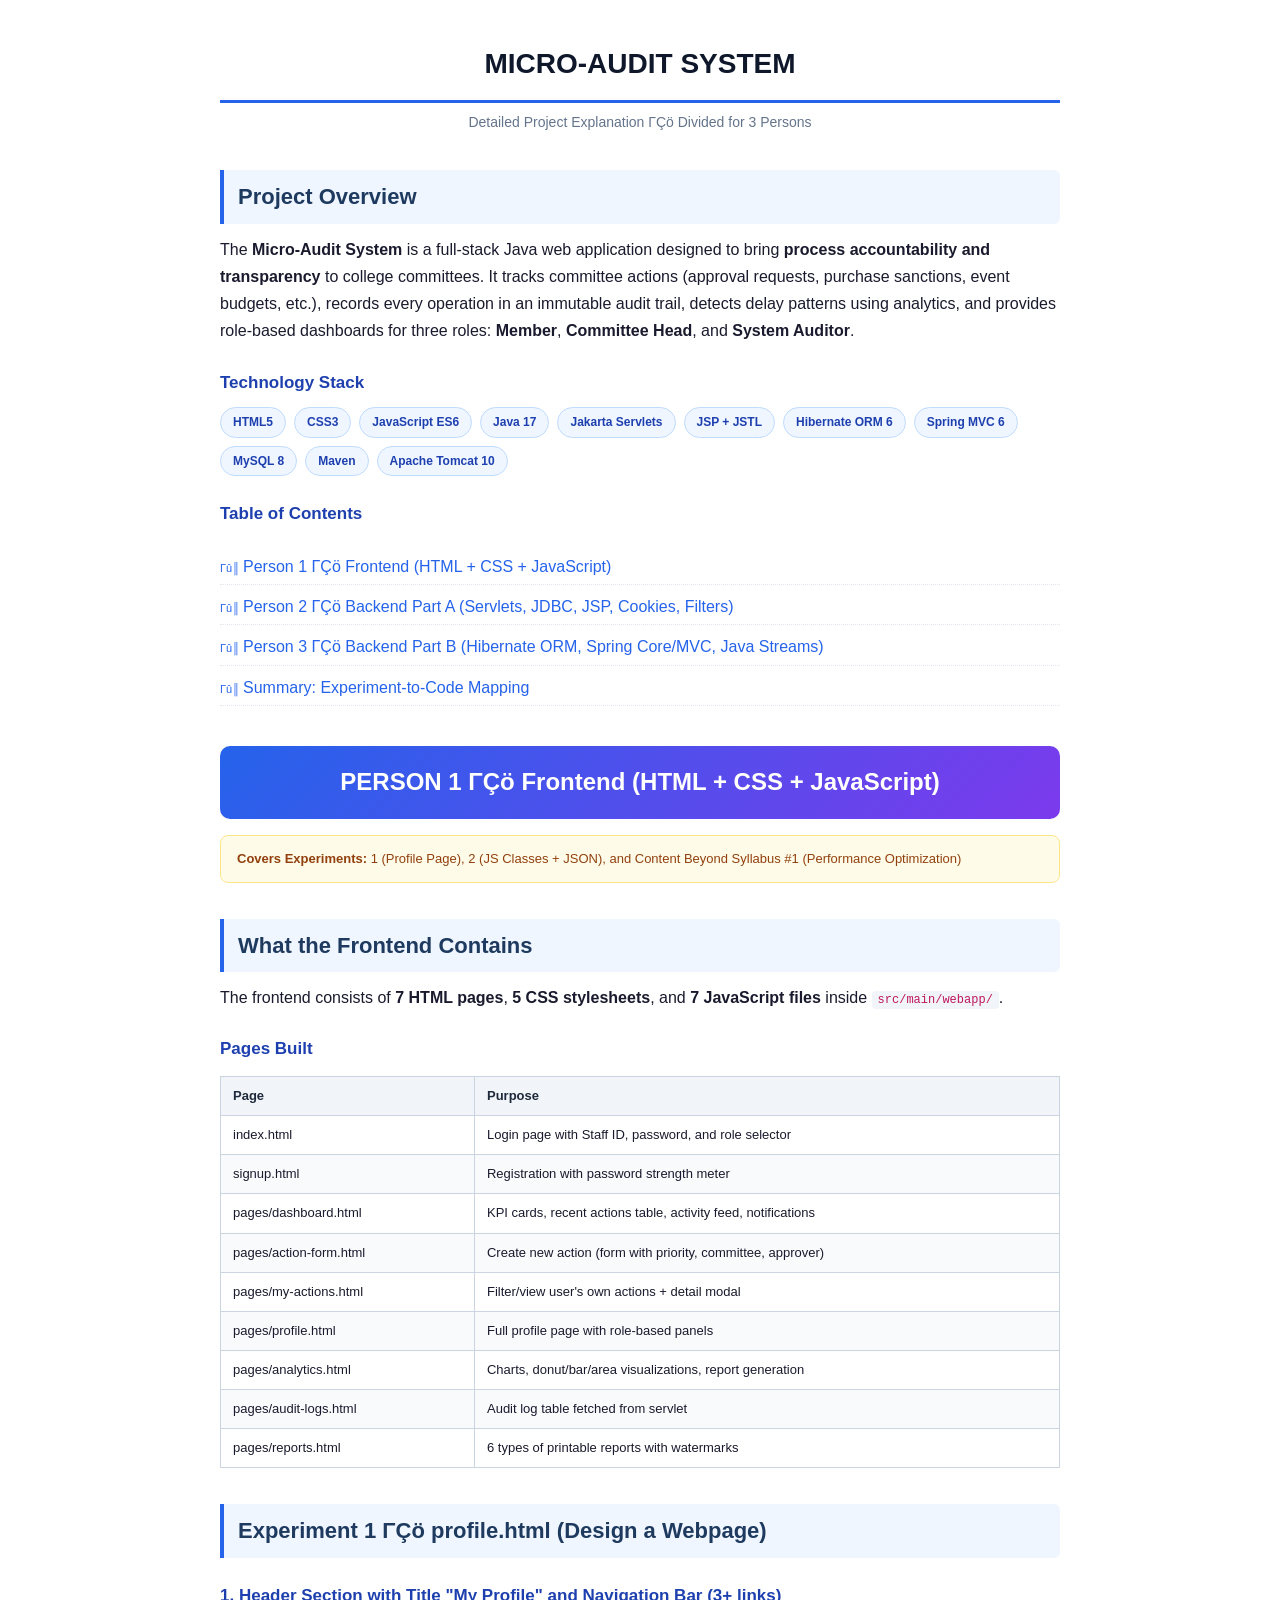
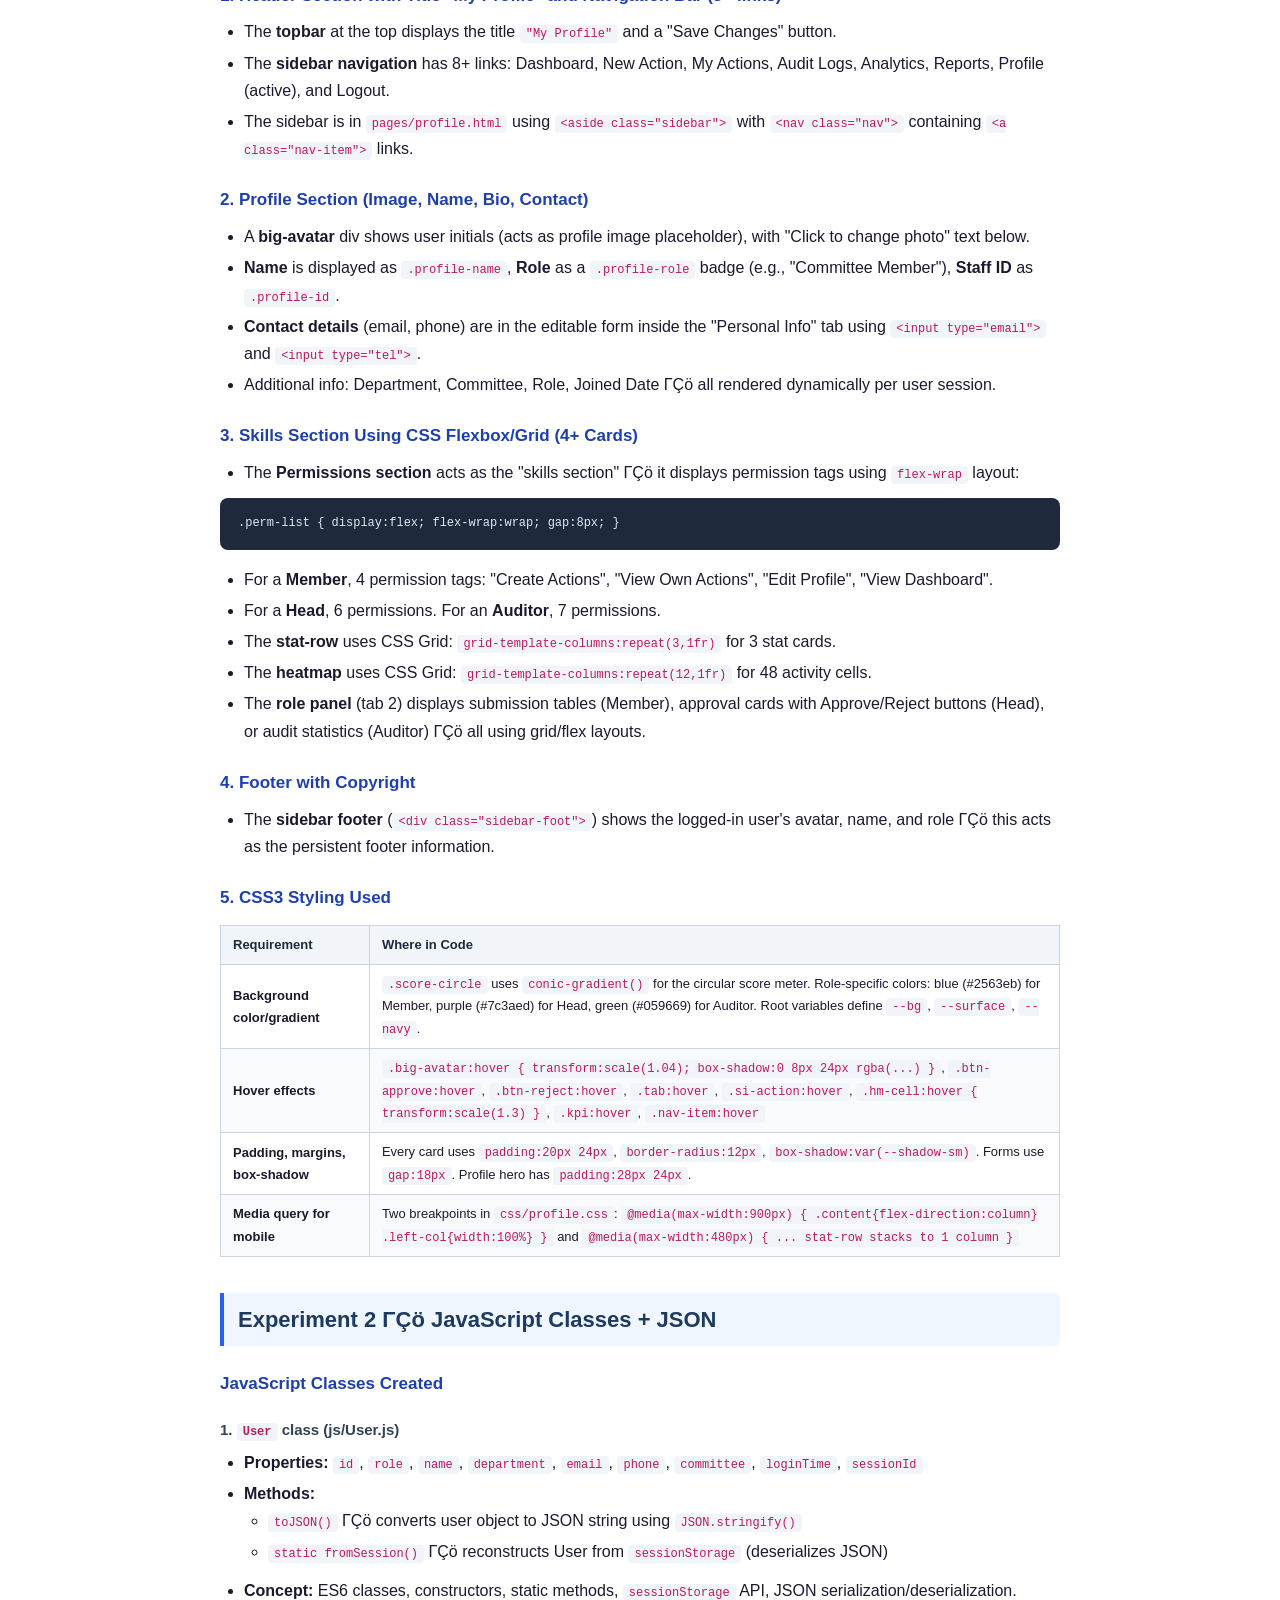
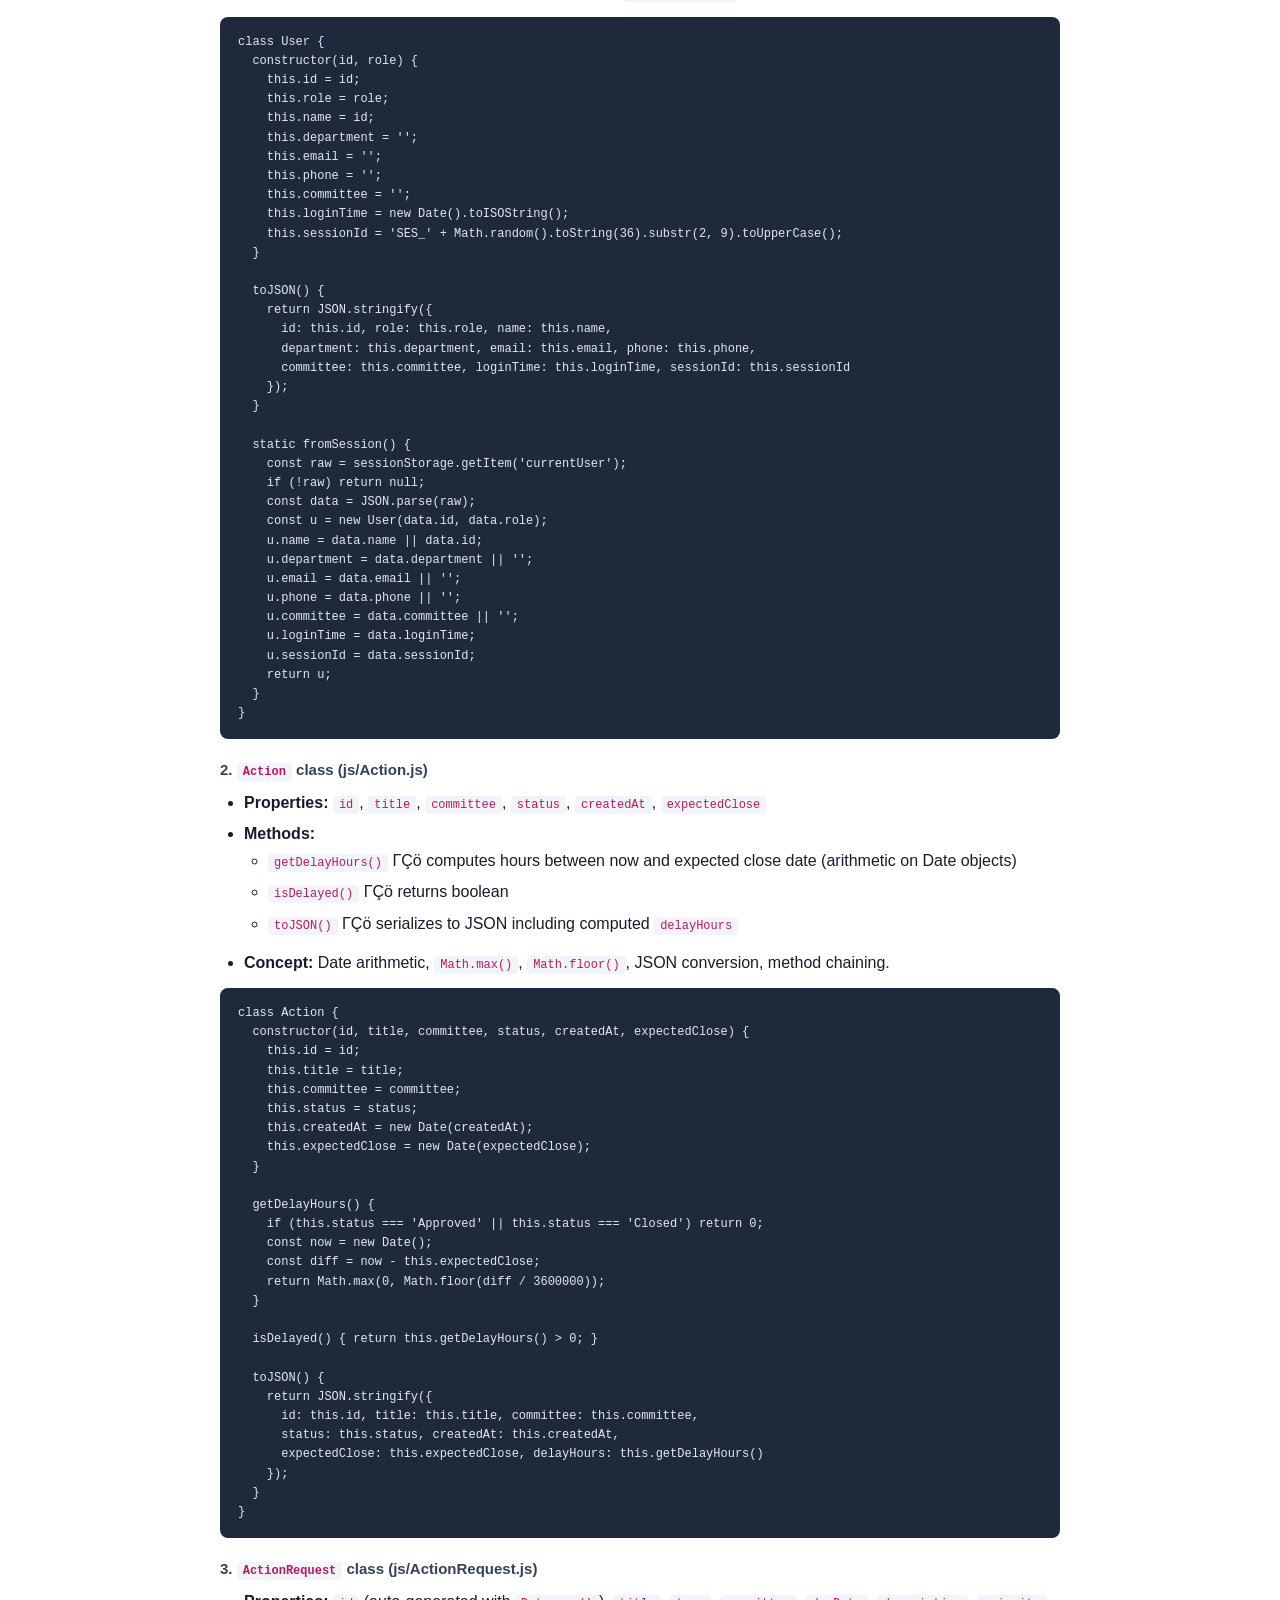
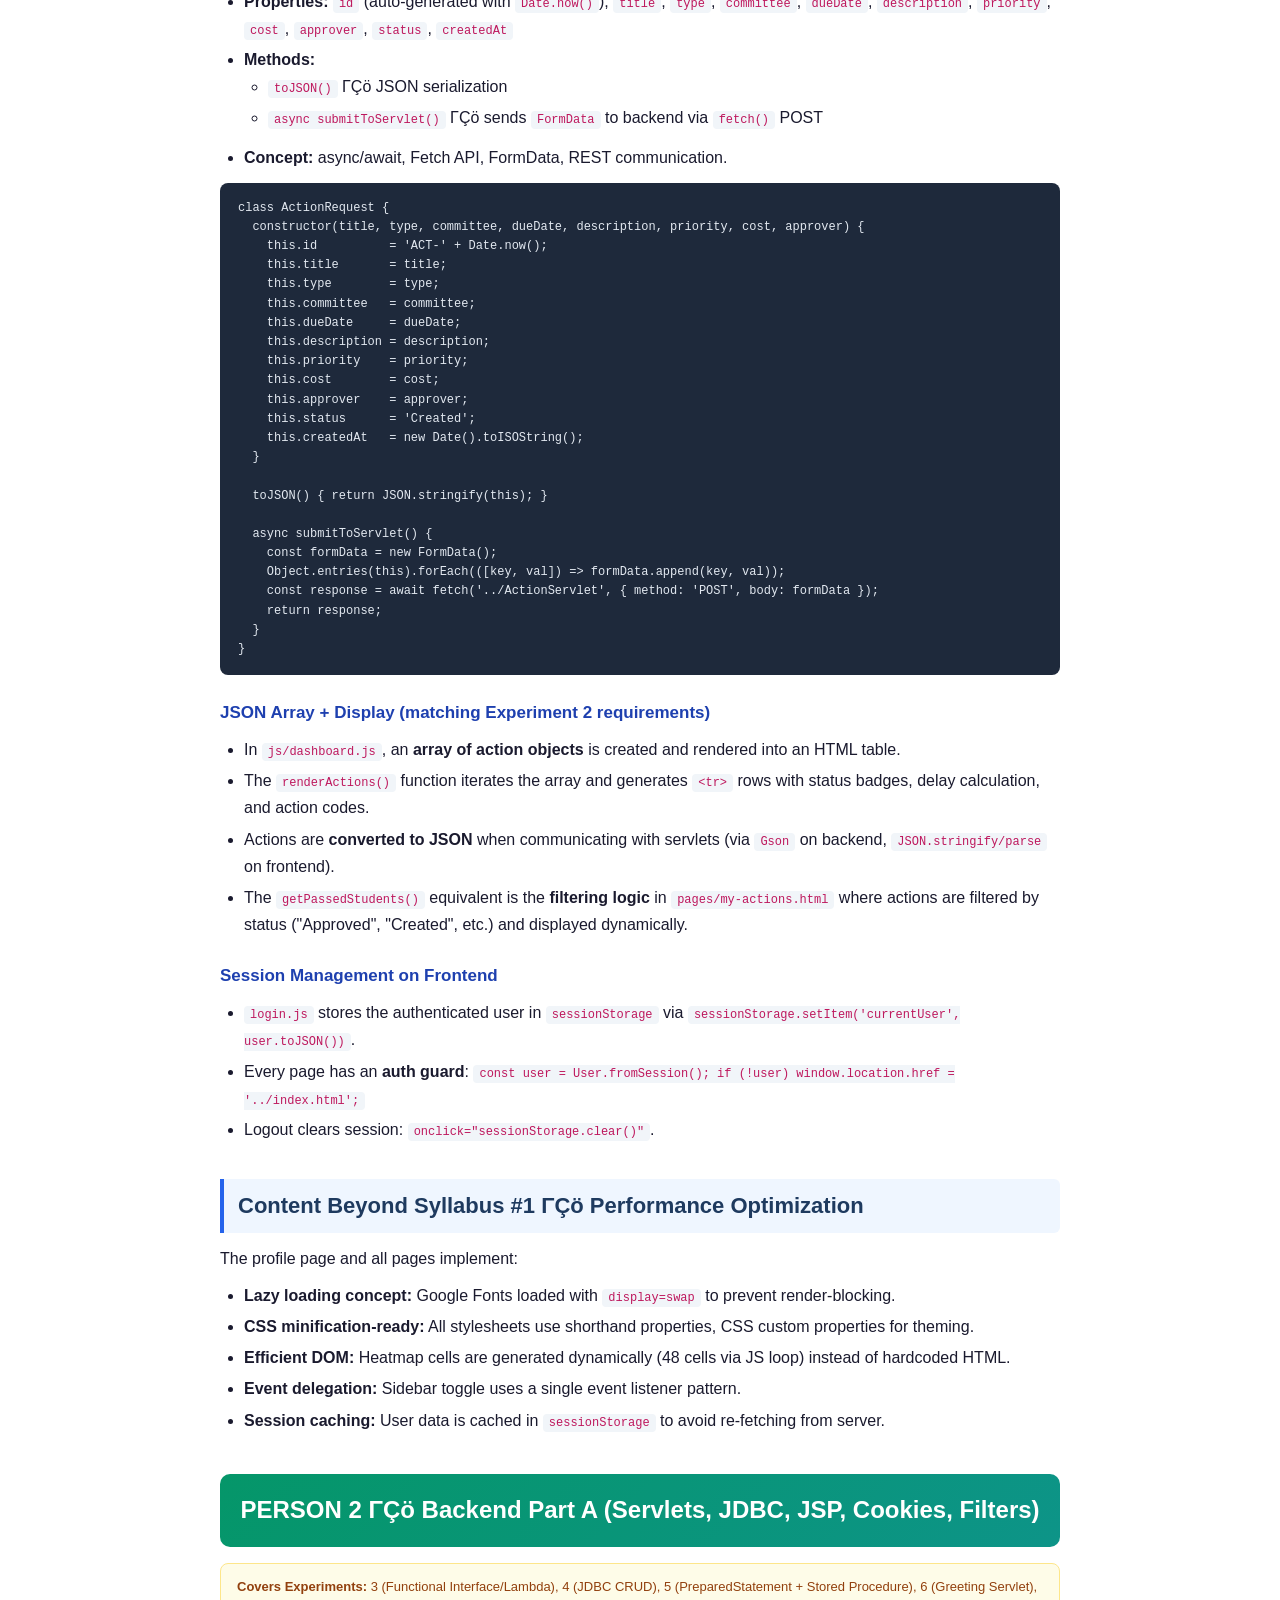
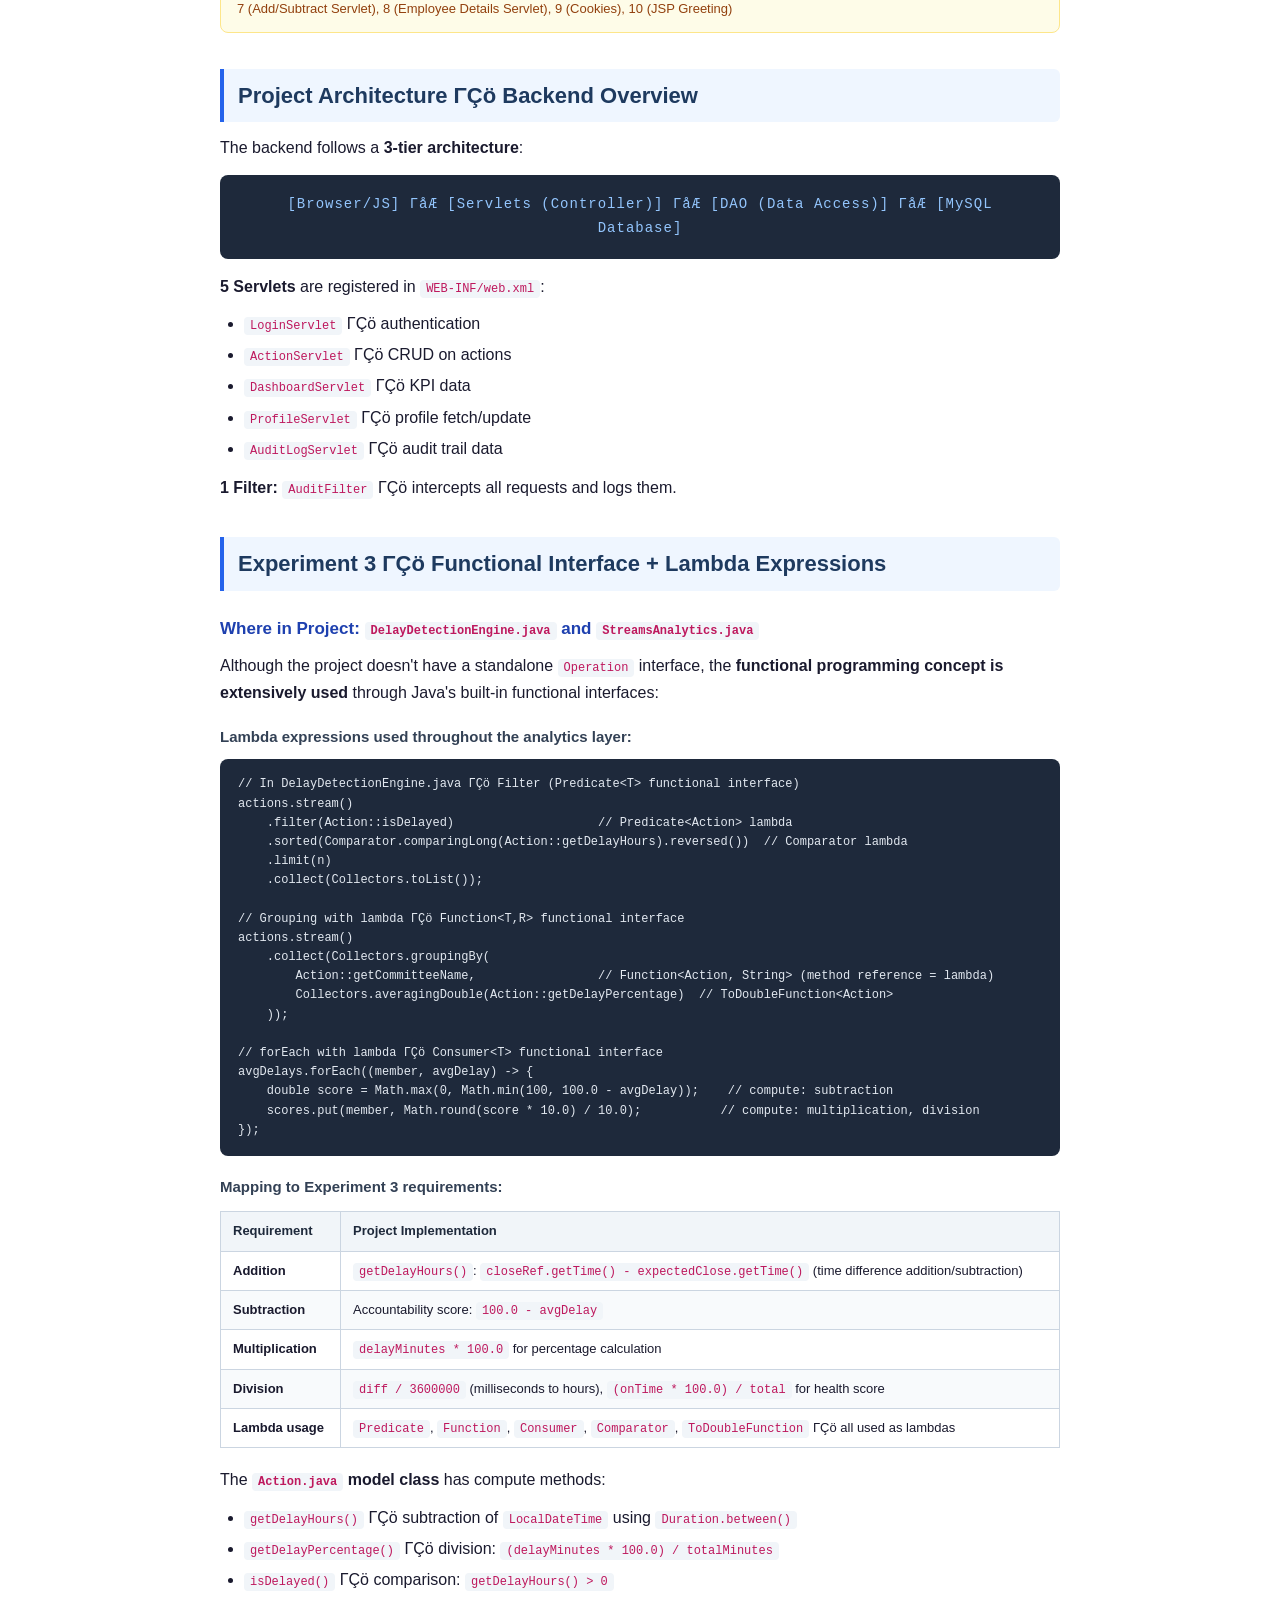
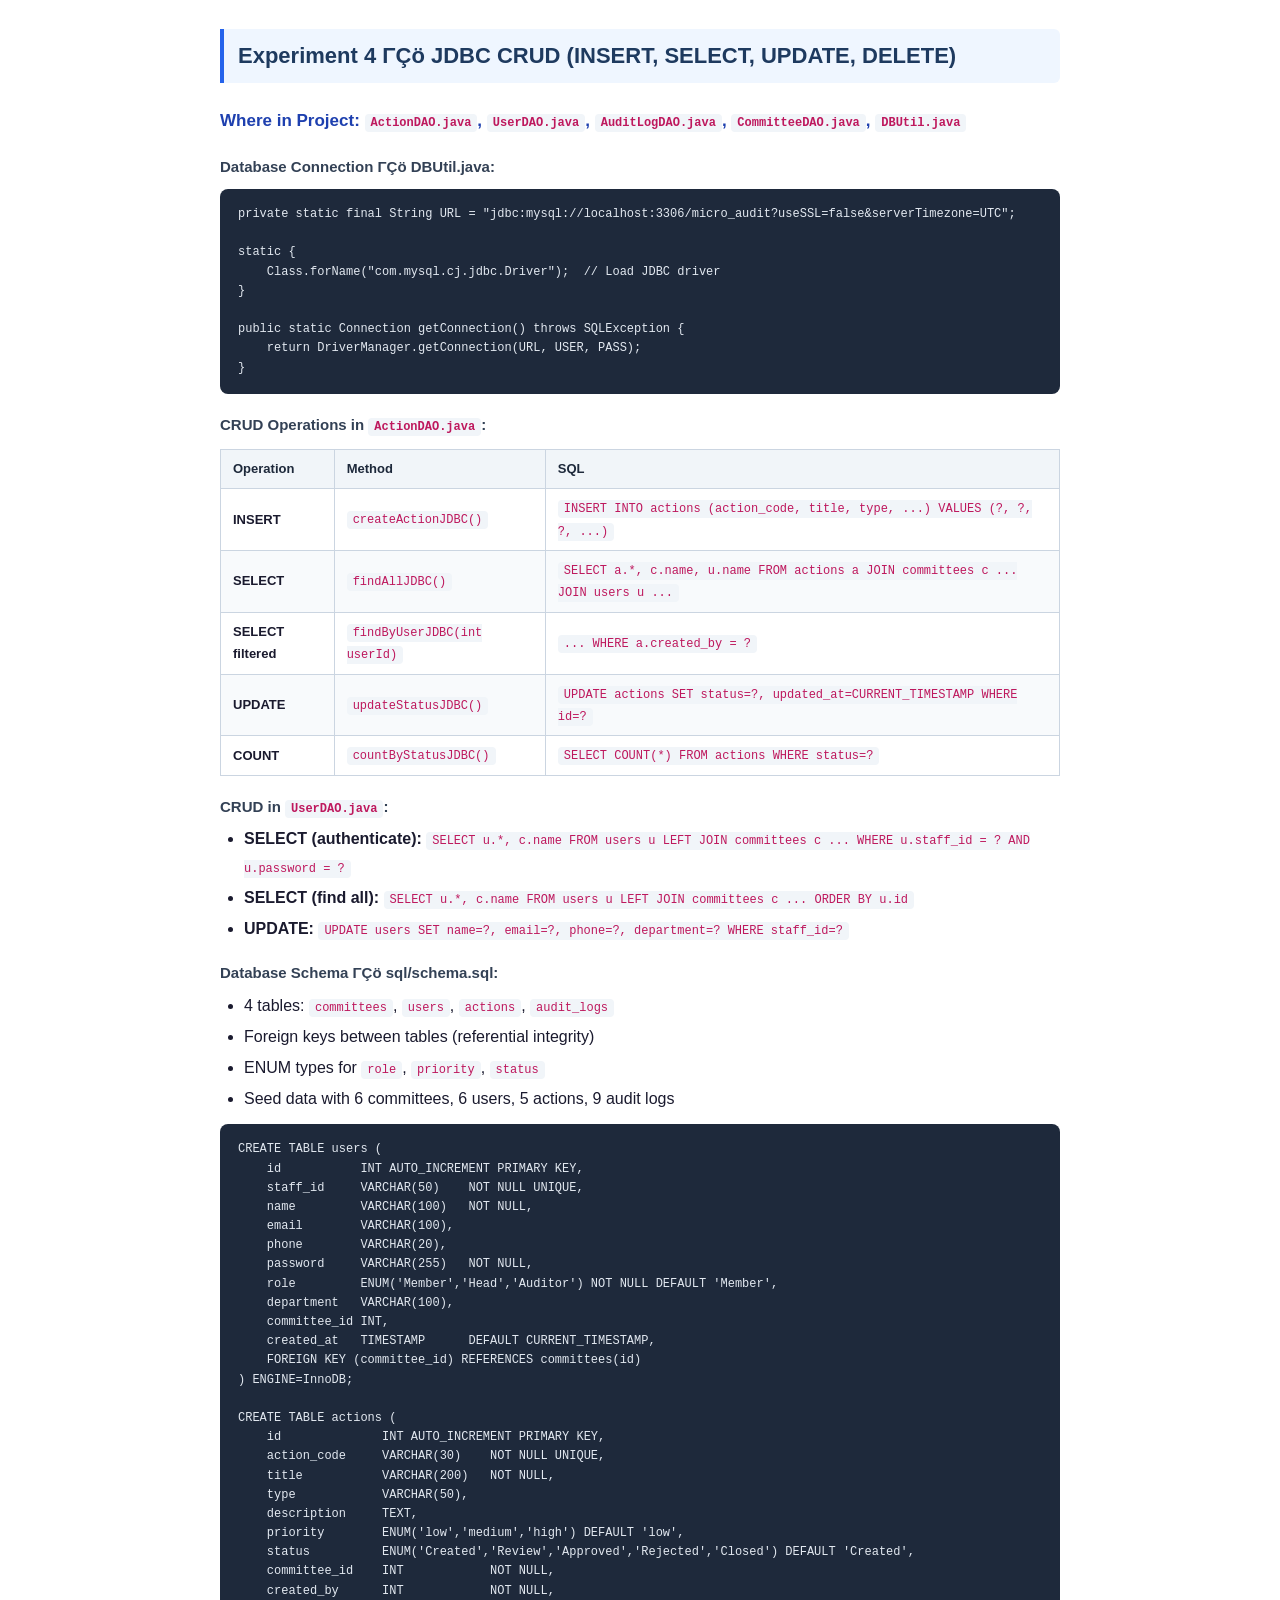
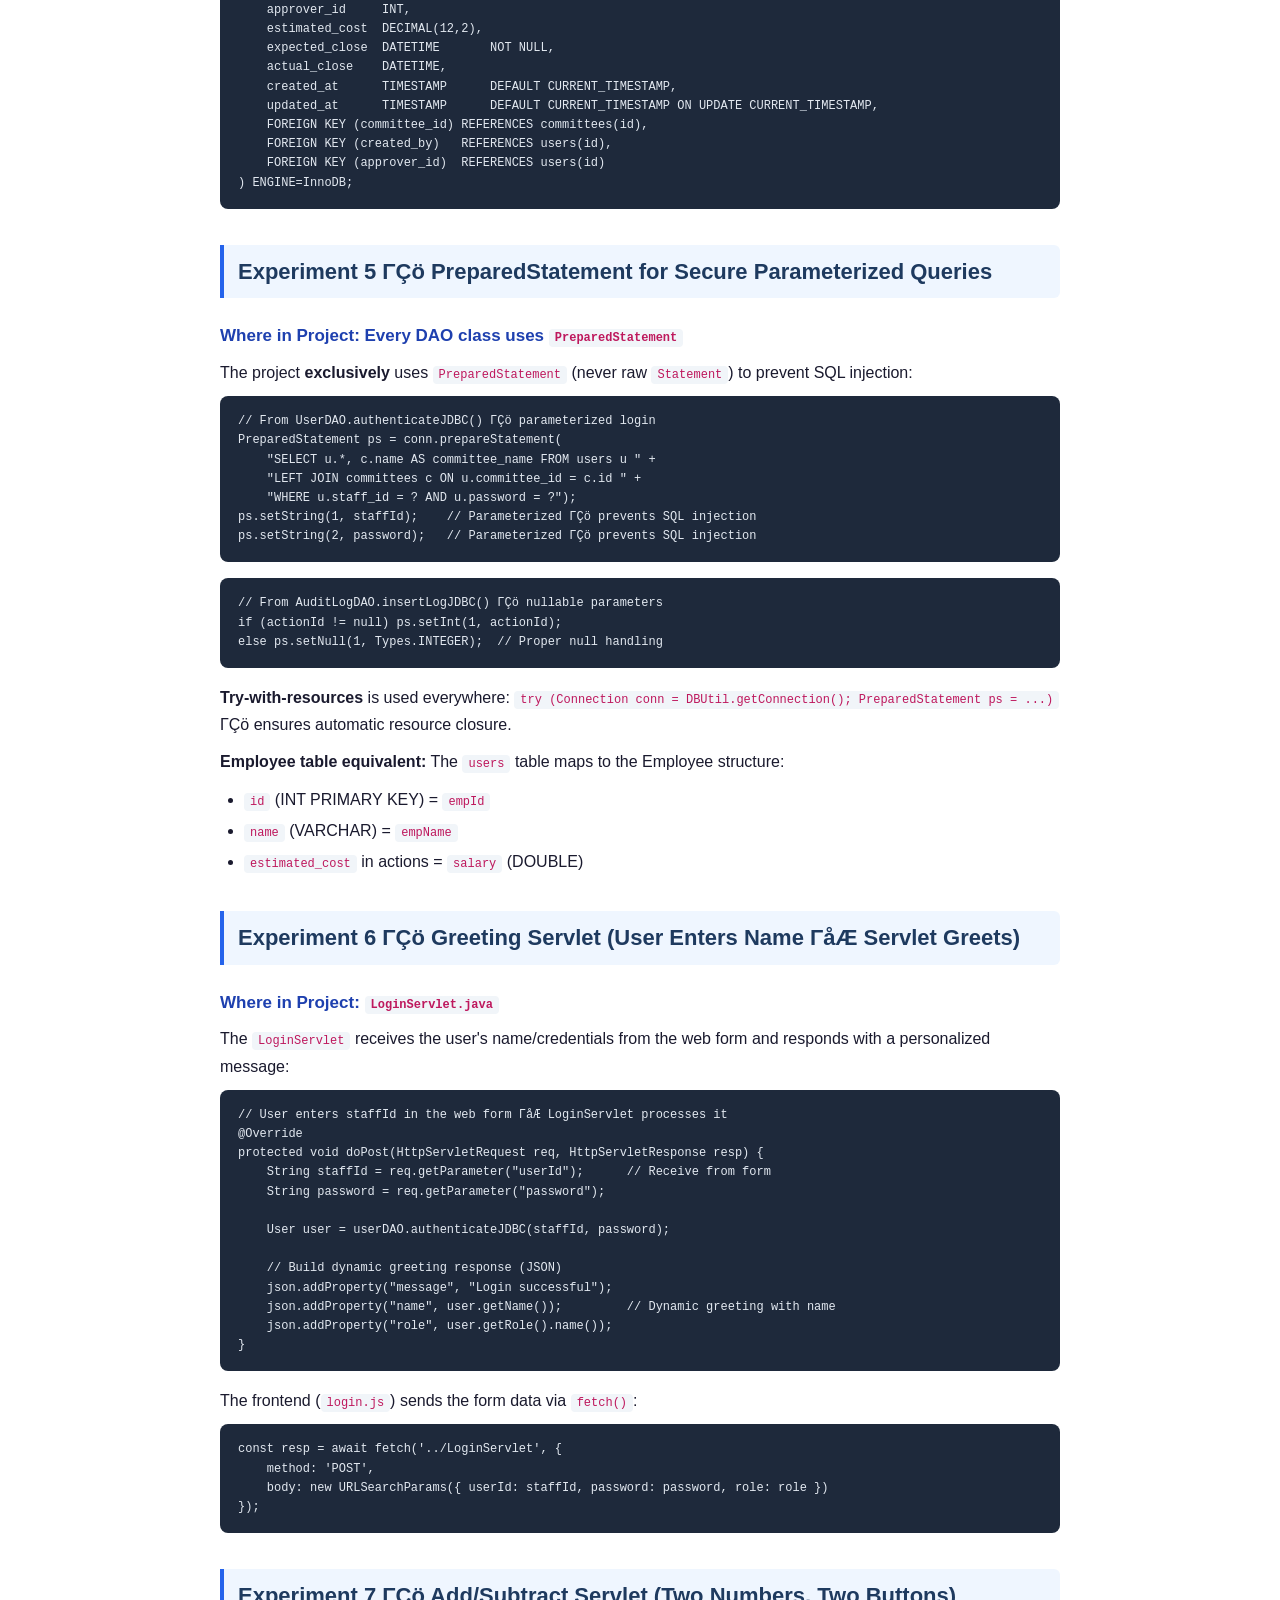
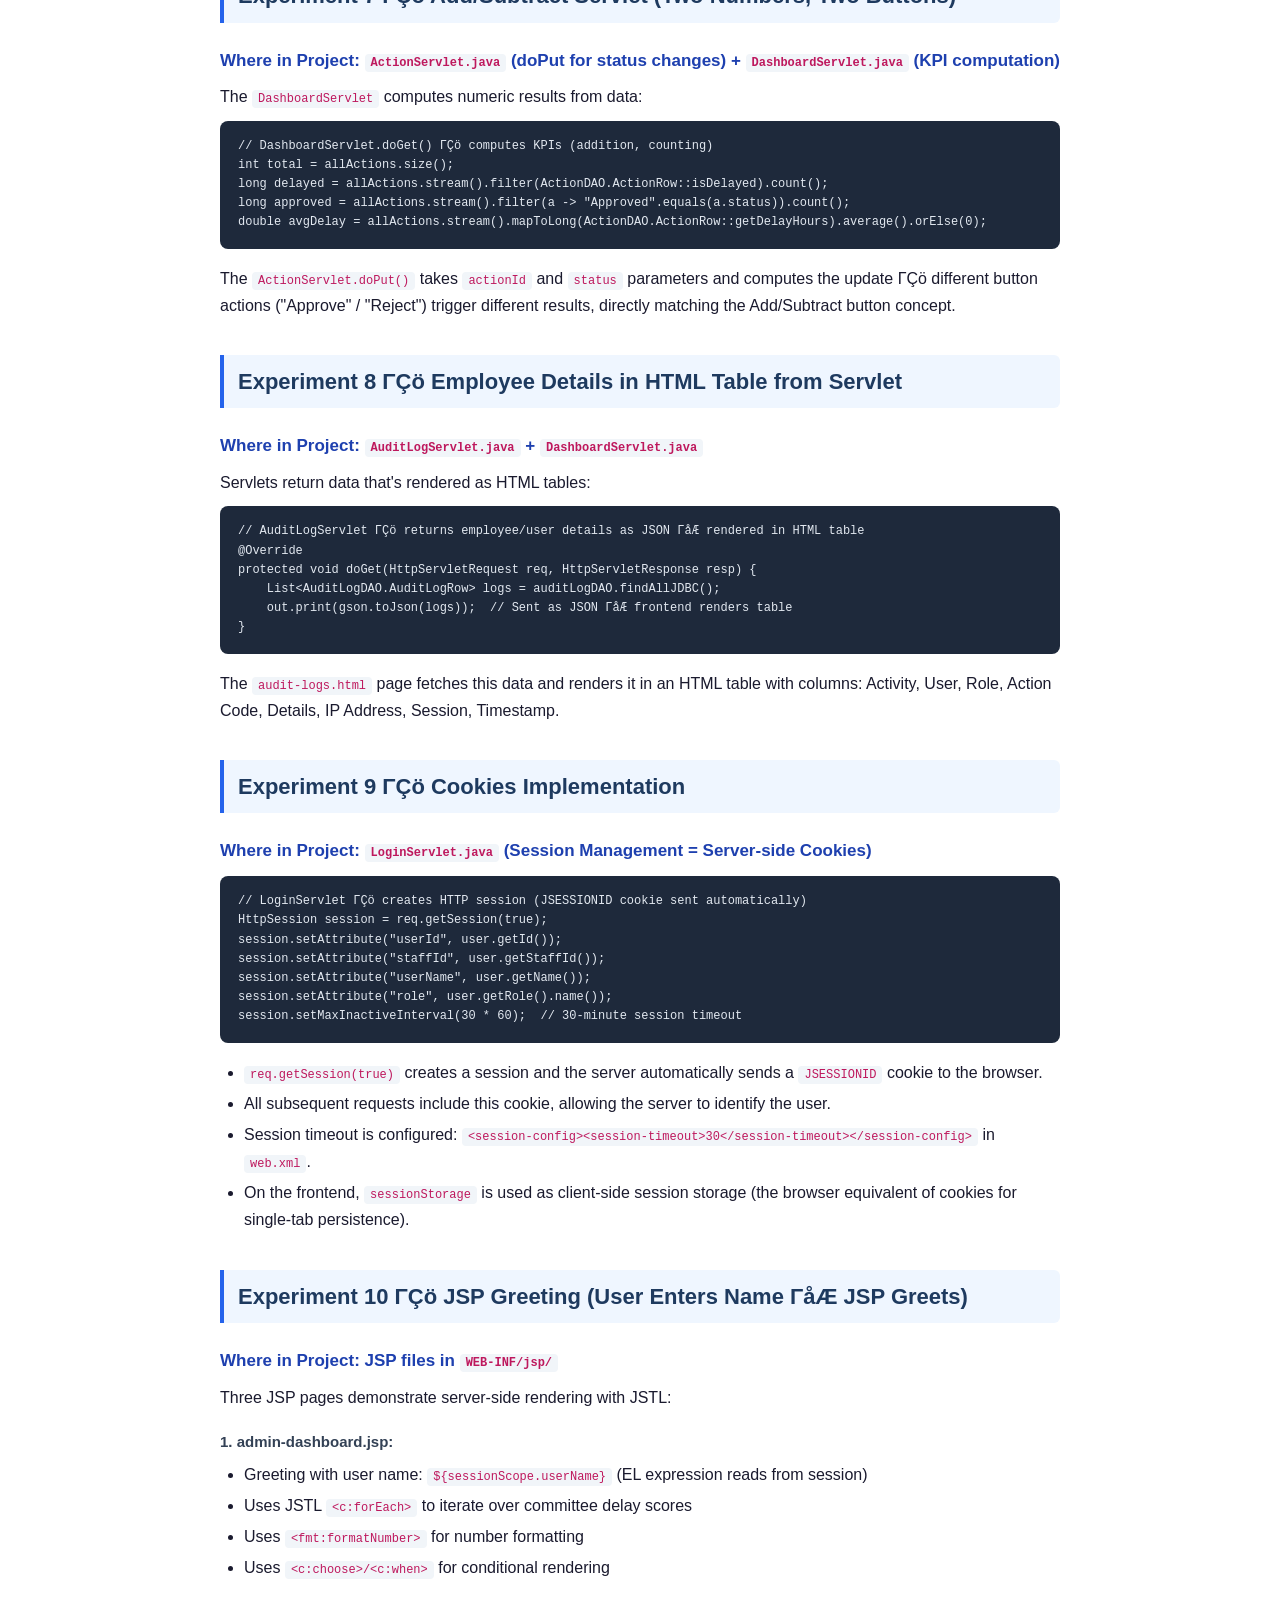
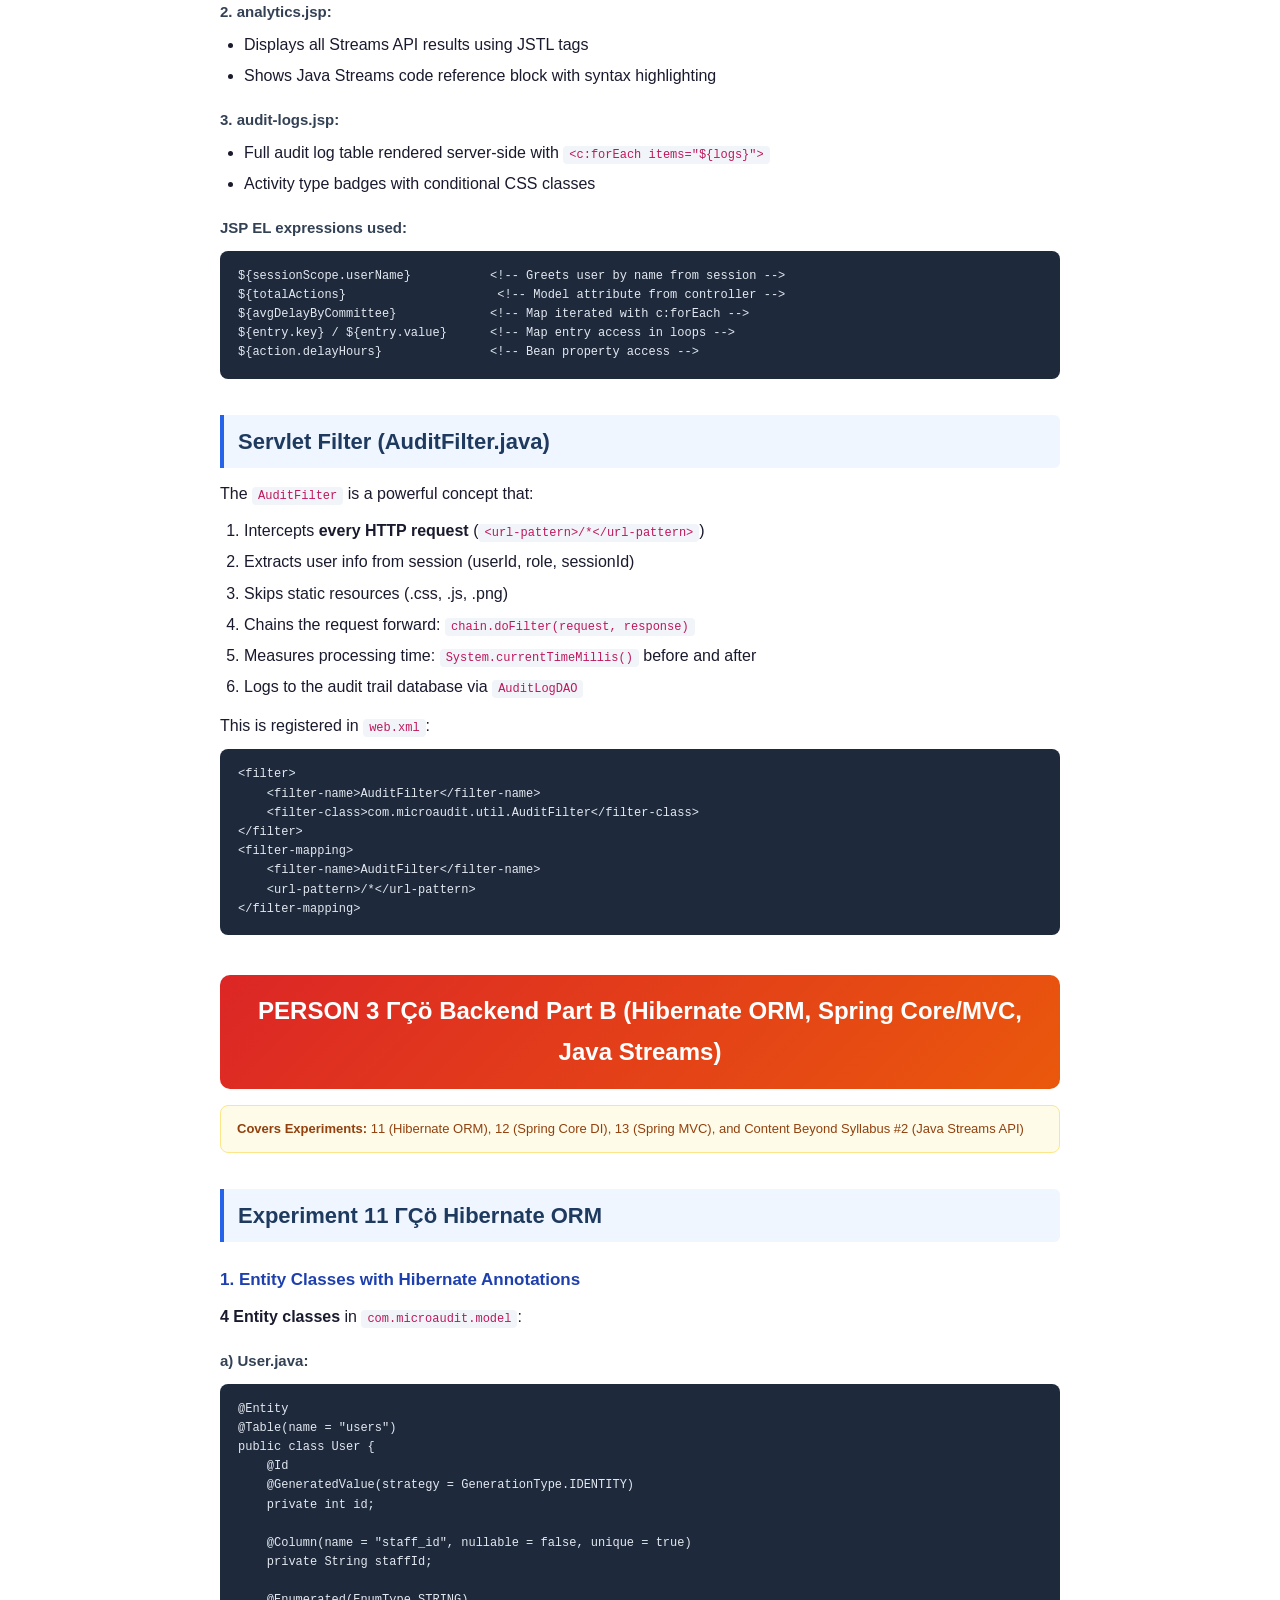
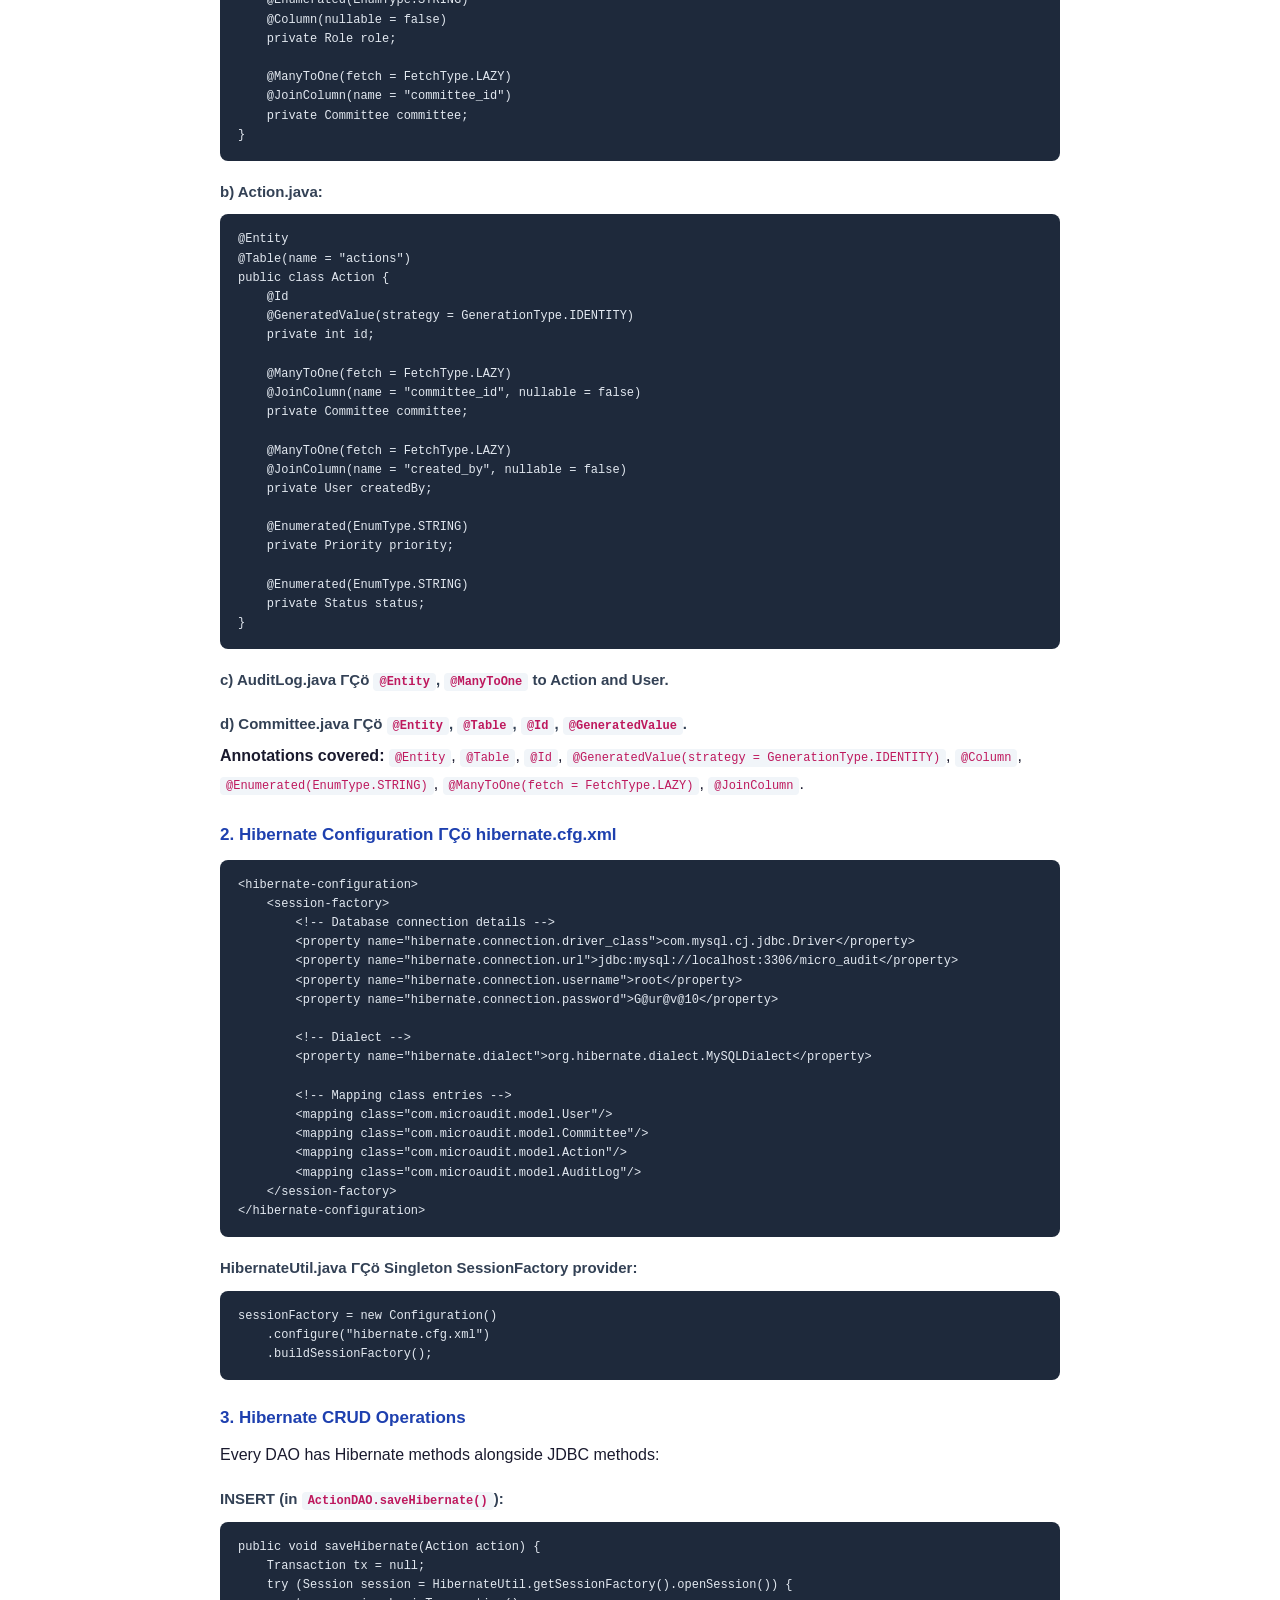
<file: pages/reports.html>
<!DOCTYPE html>
<html lang="en">
<head>
  <meta charset="UTF-8"/>
  <meta name="viewport" content="width=device-width, initial-scale=1.0"/>
  <title>MicroAudit — Reports</title>
  <link href="https://fonts.googleapis.com/css2?family=Fraunces:ital,wght@0,300;0,400;1,300;1,400&family=Instrument+Sans:wght@400;500;600;700&display=swap" rel="stylesheet"/>
  <link rel="stylesheet" href="../css/global.css"/>
  <link rel="stylesheet" href="../css/dashboard.css"/>
  <style>
    .report-grid{display:grid;grid-template-columns:repeat(3,1fr);gap:20px;margin-bottom:24px}
    .report-card{background:var(--surface);border:1px solid var(--border);border-radius:12px;padding:24px;box-shadow:var(--shadow-sm);transition:all .2s;cursor:pointer}
    .report-card:hover{box-shadow:var(--shadow);border-color:var(--accent);transform:translateY(-2px)}
    .report-card .rc-icon{font-size:32px;margin-bottom:12px;font-family:'Apple Color Emoji','Segoe UI Emoji','Noto Color Emoji',sans-serif}
    .report-card h3{font-family:'Fraunces',serif;font-size:15px;font-weight:400;color:var(--navy);margin-bottom:6px}
    .report-card p{font-size:12px;color:var(--muted);line-height:1.5}
    .report-card .rc-badge{display:inline-block;margin-top:10px;font-size:10px;font-weight:600;padding:3px 10px;border-radius:20px;text-transform:uppercase;letter-spacing:.5px}
    .rc-ready{background:#d1fae5;color:#065f46}
    .rc-live{background:#e0e7ff;color:#3730a3}

    .generated-report{background:var(--surface);border:1px solid var(--border);border-radius:12px;box-shadow:var(--shadow-sm);display:none}
    .generated-report.visible{display:block}
    .gr-header{padding:20px 24px;border-bottom:1px solid var(--border);display:flex;align-items:center;justify-content:space-between}
    .gr-header h3{font-family:'Fraunces',serif;font-size:16px;font-weight:400;color:var(--navy)}
    .gr-body{padding:24px}
    .gr-section{margin-bottom:24px}
    .gr-section h4{font-size:13px;font-weight:600;color:var(--text);margin-bottom:12px;text-transform:uppercase;letter-spacing:.5px}
    .gr-table{width:100%;border-collapse:collapse;font-size:13px;border:1px solid #d1d5db}
    .gr-table th{text-align:left;padding:10px 14px;color:#334155;font-weight:700;font-size:11px;text-transform:uppercase;letter-spacing:.5px;border:1px solid #d1d5db;background:#f1f5f9}
    .gr-table td{padding:10px 14px;border:1px solid #d1d5db}
    .gr-table tbody tr:nth-child(even){background:#f8fafc}
    .gr-table tbody tr:hover{background:#eff6ff}

    .summary-grid{display:grid;grid-template-columns:repeat(4,1fr);gap:16px;margin-bottom:24px}
    .summary-item{background:var(--bg);border-radius:10px;padding:16px 18px;text-align:center}
    .summary-item .si-val{font-family:'Fraunces',serif;font-size:28px;font-weight:300;line-height:1;margin-bottom:4px}
    .summary-item .si-lbl{font-size:11px;color:var(--muted);font-weight:500}

    .print-btn{padding:8px 18px;background:var(--navy);color:#fff;border:none;border-radius:8px;font-size:12px;font-weight:600;cursor:pointer;font-family:inherit}
    .print-btn:hover{background:var(--navy2)}
    .close-btn{padding:8px 18px;background:transparent;border:1px solid var(--border);border-radius:8px;font-size:12px;font-weight:600;cursor:pointer;font-family:inherit;color:var(--text2);margin-left:8px}
    .close-btn:hover{border-color:var(--navy)}

    .bar-chart{display:flex;align-items:flex-end;gap:12px;height:140px;padding:10px 0}
    .bar-col{display:flex;flex-direction:column;align-items:center;flex:1;gap:6px}
    .bar-col .bar{width:100%;border-radius:6px 6px 0 0;transition:height .8s cubic-bezier(.4,0,.2,1);min-height:4px}
    .bar-col .bar-lbl{font-size:10px;color:var(--muted);text-align:center;font-weight:500}
    .bar-col .bar-val{font-size:11px;font-weight:600;color:var(--text)}

    /* Print header/footer – hidden on screen, shown in print */
    .print-watermark{display:none}

    @media(max-width:900px){.report-grid{grid-template-columns:1fr}.summary-grid{grid-template-columns:repeat(2,1fr)}}
    @media print{
      *{-webkit-print-color-adjust:exact!important;print-color-adjust:exact!important;color-adjust:exact!important}
      body{margin:0;padding:0;font-size:11px}
      .sidebar,.topbar,.report-grid,.close-btn,.print-btn{display:none!important}
      .main{margin-left:0!important;padding:10px!important}
      .generated-report{border:none;box-shadow:none}
      .gr-table{font-size:11px;page-break-inside:auto;border:2px solid #1e293b}
      .gr-table th{background:#f1f5f9!important;color:#1e293b!important;font-weight:700;border:1px solid #94a3b8;padding:8px 10px}
      .gr-table td{border:1px solid #cbd5e1;padding:8px 10px}
      .gr-table tbody tr:nth-child(even){background:#f8fafc!important}
      .gr-table tr{page-break-inside:avoid}
      .gr-section{page-break-inside:avoid;margin-bottom:16px}
      .summary-grid{grid-template-columns:repeat(4,1fr)}
      .summary-item{border:1px solid #e2e8f0;background:#f8fafc!important}
      .print-watermark{display:block!important;}
      .print-watermark-top{border-bottom:2px solid #1e293b;padding:18px 0 14px;margin-bottom:20px}
      .print-watermark-top .pw-logo{font-family:'Fraunces',serif;font-size:20px;font-weight:400;color:#1e293b}
      .print-watermark-top .pw-logo span{color:#2563eb}
      .print-watermark-top .pw-meta{display:flex;justify-content:space-between;margin-top:8px;font-size:11px;color:#64748b}
      .print-watermark-top .pw-meta b{color:#1e293b}
      .print-watermark-footer{border-top:2px solid #1e293b;padding:14px 0 0;margin-top:30px;font-size:10px;color:#64748b;display:flex;justify-content:space-between}
      @page{margin:15mm 12mm;size:A4 landscape}
    }
  </style>
</head>
<body>
<div class="sidebar-overlay" id="sidebarOverlay"></div>
<aside class="sidebar" id="sidebar">
  <div class="logo-wrap">
    <div class="logo-text">Micro<span>Audit</span></div>
    <div class="logo-sub">Committee Tracker</div>
  </div>
  <nav class="nav">
    <div class="nav-label">Main</div>
    <a href="dashboard.html" class="nav-item"><span class="nav-icon">⚡</span> Dashboard</a>
    <a href="action-form.html" class="nav-item"><span class="nav-icon">＋</span> New Action</a>
    <a href="my-actions.html" class="nav-item"><span class="nav-icon">📋</span> My Actions <span class="badge">4</span></a>
    <a href="audit-logs.html" class="nav-item"><span class="nav-icon">🔍</span> Audit Logs</a>
    <div class="nav-label">Reports</div>
    <a href="analytics.html" class="nav-item"><span class="nav-icon">📊</span> Analytics</a>
    <a href="reports.html" class="nav-item active"><span class="nav-icon">📁</span> Reports</a>
    <div class="nav-label">Account</div>
    <a href="profile.html" class="nav-item"><span class="nav-icon">👤</span> Profile</a>
    <a href="../index.html" class="nav-item" onclick="sessionStorage.clear()"><span class="nav-icon">🚪</span> Logout</a>
  </nav>
  <div class="sidebar-foot">
    <div class="user-card">
      <div class="avatar" id="avatarInitial">--</div>
      <div><div class="uname" id="sidebarName">Loading...</div><div class="urole" id="sidebarRole">--</div></div>
    </div>
  </div>
</aside>

<div class="main">
  <div class="topbar">
    <button class="hamburger" id="hamburgerBtn"><span></span><span></span><span></span></button>
    <div class="topbar-title">Reports</div>
    <div class="tb-right">
      <div class="tb-time" id="liveClock">--:--:--</div>
    </div>
  </div>

  <div class="content">
    <!-- Report Cards -->
    <div class="report-grid">
      <div class="report-card" onclick="generateReport('committee')">
        <div class="rc-icon">🏛️</div>
        <h3>Committee Performance</h3>
        <p>Action counts, delay averages, and efficiency scores by committee.</p>
        <span class="rc-badge rc-ready">Generate</span>
      </div>
      <div class="report-card" onclick="generateReport('status')">
        <div class="rc-icon">📊</div>
        <h3>Status Distribution</h3>
        <p>Breakdown of all actions by current lifecycle status.</p>
        <span class="rc-badge rc-ready">Generate</span>
      </div>
      <div class="report-card" onclick="generateReport('delay')">
        <div class="rc-icon">⏰</div>
        <h3>Delay Analysis</h3>
        <p>Top delayed actions, average delay by priority, and trends.</p>
        <span class="rc-badge rc-ready">Generate</span>
      </div>
      <div class="report-card" onclick="generateReport('member')">
        <div class="rc-icon">👥</div>
        <h3>Member Activity</h3>
        <p>Actions created per member with accountability scores.</p>
        <span class="rc-badge rc-ready">Generate</span>
      </div>
      <div class="report-card" onclick="generateReport('audit')">
        <div class="rc-icon">🔍</div>
        <h3>Audit Trail Summary</h3>
        <p>Login activity, status changes, and system access logs.</p>
        <span class="rc-badge rc-ready">Generate</span>
      </div>
      <div class="report-card" onclick="generateReport('full')">
        <div class="rc-icon">📋</div>
        <h3>Full System Report</h3>
        <p>Comprehensive overview combining all metrics in one document.</p>
        <span class="rc-badge rc-live">Full Report</span>
      </div>
    </div>

    <!-- Generated Report Area -->
    <div class="generated-report" id="reportArea">
      <!-- Print-only header (visible only when printing) -->
      <div class="print-watermark print-watermark-top" id="printHeader">
        <div class="pw-logo">Micro<span>Audit</span> — Committee Tracker</div>
        <div class="pw-meta">
          <span><b>Generated By:</b> <span id="pwName">—</span> (<span id="pwId">—</span>)</span>
          <span><b>Role:</b> <span id="pwRole">—</span></span>
          <span><b>Department:</b> <span id="pwDept">—</span></span>
          <span><b>Date:</b> <span id="pwDate">—</span></span>
        </div>
      </div>

      <div class="gr-header">
        <h3 id="reportTitle">Report</h3>
        <div>
          <button class="print-btn" onclick="window.print()">🖨️ Print</button>
          <button class="close-btn" onclick="closeReport()">Close</button>
        </div>
      </div>
      <div class="gr-body" id="reportBody"></div>

      <!-- Print-only footer -->
      <div class="print-watermark print-watermark-footer" id="printFooter">
        <span>Micro-Audit System | Confidential</span>
        <span>Printed by: <span id="pwFootName">—</span> | <span id="pwFootDate">—</span></span>
      </div>
    </div>
  </div>
</div>

<script src="../js/User.js"></script>
<script src="../js/Action.js"></script>
<script>
// ── Auth guard ──
const currentUser = User.fromSession();
if (!currentUser) window.location.href = '../index.html';

// ── Sample data ──
const actions = [
  { id:'ACT-001', title:'Equipment Purchase Approval',  committee:'Purchase Committee',  type:'Purchase Request',     priority:'high',   status:'Review',   createdAt:'2025-02-01', expectedClose:'2025-02-05', createdBy:'STF001' },
  { id:'ACT-002', title:'Exam Hall Booking',             committee:'Exam Committee',      type:'Event Approval',       priority:'medium', status:'Approved', createdAt:'2025-01-28', expectedClose:'2025-02-02', createdBy:'STF002' },
  { id:'ACT-003', title:'Cultural Fest Budget Sanction',  committee:'Cultural Committee',  type:'Budget Sanction',      priority:'high',   status:'Created',  createdAt:'2025-02-03', expectedClose:'2025-02-10', createdBy:'STF003' },
  { id:'ACT-004', title:'NAAC Document Submission',       committee:'NAAC Committee',      type:'Document Submission',  priority:'low',    status:'Rejected', createdAt:'2025-01-20', expectedClose:'2025-01-25', createdBy:'STF004' },
  { id:'ACT-005', title:'Hostel Maintenance Request',     committee:'Hostel Committee',    type:'Maintenance Request',  priority:'medium', status:'Closed',   createdAt:'2025-01-15', expectedClose:'2025-01-18', createdBy:'STF005' },
];

const auditLogs = [
  { user:'STF001', activity:'LOGIN_SUCCESS',  details:'User logged in', time:'2025-02-01 09:00' },
  { user:'STF002', activity:'ACTION_CREATED', details:'Created ACT-002', time:'2025-01-28 10:15' },
  { user:'STF001', activity:'STATUS_CHANGE',  details:'ACT-001 → Review', time:'2025-02-01 09:30' },
  { user:'STF003', activity:'ACTION_CREATED', details:'Created ACT-003', time:'2025-02-03 14:20' },
  { user:'STF004', activity:'ACTION_CREATED', details:'Created ACT-004', time:'2025-01-20 11:00' },
  { user:'STF005', activity:'ACTION_CREATED', details:'Created ACT-005', time:'2025-01-15 08:45' },
  { user:'STF002', activity:'STATUS_CHANGE',  details:'ACT-002 → Approved', time:'2025-01-30 16:00' },
  { user:'STF004', activity:'LOGIN_SUCCESS',  details:'User logged in', time:'2025-01-20 10:55' },
  { user:'STF001', activity:'PROFILE_UPDATE', details:'Updated profile', time:'2025-02-01 09:05' },
];

function getDelayHours(a) {
  if (a.status === 'Approved' || a.status === 'Closed') return 0;
  const diff = Date.now() - new Date(a.expectedClose).getTime();
  return Math.max(0, Math.floor(diff / 3600000));
}

// ── Report generators ──
function generateReport(type) {
  const area = document.getElementById('reportArea');
  const title = document.getElementById('reportTitle');
  const body = document.getElementById('reportBody');
  area.classList.add('visible');

  const timestamp = new Date().toLocaleString();
  const header = `<div style="font-size:11px;color:var(--muted);margin-bottom:20px">Generated: ${timestamp} | By: ${currentUser.name || currentUser.id} (${currentUser.role})</div>`;

  // Populate print watermark fields
  document.getElementById('pwName').textContent = currentUser.name || currentUser.id;
  document.getElementById('pwId').textContent = currentUser.id;
  document.getElementById('pwRole').textContent = currentUser.role || 'Member';
  document.getElementById('pwDept').textContent = currentUser.department || 'N/A';
  document.getElementById('pwDate').textContent = timestamp;
  document.getElementById('pwFootName').textContent = (currentUser.name || currentUser.id) + ' — ' + currentUser.id;
  document.getElementById('pwFootDate').textContent = timestamp;

  switch(type) {
    case 'committee': genCommitteeReport(title, body, header); break;
    case 'status':    genStatusReport(title, body, header); break;
    case 'delay':     genDelayReport(title, body, header); break;
    case 'member':    genMemberReport(title, body, header); break;
    case 'audit':     genAuditReport(title, body, header); break;
    case 'full':      genFullReport(title, body, header); break;
  }

  area.scrollIntoView({ behavior: 'smooth' });
}

function genCommitteeReport(title, body, header) {
  title.textContent = 'Committee Performance Report';
  // Group actions by committee (mirrors Java Streams groupingBy)
  const grouped = {};
  actions.forEach(a => {
    if (!grouped[a.committee]) grouped[a.committee] = [];
    grouped[a.committee].push(a);
  });

  let rows = '';
  Object.entries(grouped).forEach(([name, acts]) => {
    const total = acts.length;
    const delayed = acts.filter(a => getDelayHours(a) > 0).length;
    const avgDelay = total > 0 ? Math.round(acts.reduce((s, a) => s + getDelayHours(a), 0) / total) : 0;
    const onTime = total - delayed;
    const efficiency = total > 0 ? Math.round((onTime / total) * 100) : 100;
    rows += `<tr><td>${name}</td><td>${total}</td><td>${delayed}</td><td>${avgDelay}h</td><td style="color:${efficiency >= 70 ? 'var(--success)' : 'var(--danger)'}; font-weight:600">${efficiency}%</td></tr>`;
  });

  body.innerHTML = header + `
    <div class="gr-section">
      <h4>Performance by Committee</h4>
      <table class="gr-table"><thead><tr><th>Committee</th><th>Actions</th><th>Delayed</th><th>Avg Delay</th><th>Efficiency</th></tr></thead><tbody>${rows}</tbody></table>
    </div>
    <div class="gr-section">
      <h4>Committee Delay Comparison</h4>
      <div class="bar-chart" id="committeeChart"></div>
    </div>`;

  renderBarChart('committeeChart', Object.entries(grouped).map(([name, acts]) => ({
    label: name.replace(' Committee', ''),
    value: Math.round(acts.reduce((s, a) => s + getDelayHours(a), 0) / acts.length),
    color: 'var(--accent)'
  })));
}

function genStatusReport(title, body, header) {
  title.textContent = 'Status Distribution Report';
  const statuses = ['Created', 'Review', 'Approved', 'Rejected', 'Closed'];
  const counts = statuses.map(s => ({ status: s, count: actions.filter(a => a.status === s).length }));
  const total = actions.length;

  const summaryHtml = counts.map(c => `
    <div class="summary-item">
      <div class="si-val" style="color:${{ Created:'var(--accent)', Review:'var(--warn)', Approved:'var(--success)', Rejected:'var(--danger)', Closed:'var(--muted)' }[c.status]}">${c.count}</div>
      <div class="si-lbl">${c.status}</div>
    </div>`).join('');

  let rows = counts.map(c => `<tr><td>${c.status}</td><td>${c.count}</td><td>${total > 0 ? Math.round((c.count / total) * 100) : 0}%</td></tr>`).join('');

  body.innerHTML = header + `
    <div class="summary-grid">${summaryHtml}</div>
    <div class="gr-section">
      <h4>Detailed Breakdown</h4>
      <table class="gr-table"><thead><tr><th>Status</th><th>Count</th><th>Percentage</th></tr></thead><tbody>${rows}</tbody></table>
    </div>
    <div class="gr-section">
      <h4>Visual Distribution</h4>
      <div class="bar-chart" id="statusChart"></div>
    </div>`;

  renderBarChart('statusChart', counts.map(c => ({
    label: c.status,
    value: c.count,
    color: { Created:'#2563eb', Review:'#d97706', Approved:'#16a34a', Rejected:'#dc2626', Closed:'#78716c' }[c.status]
  })));
}

function genDelayReport(title, body, header) {
  title.textContent = 'Delay Analysis Report';
  const delayed = actions.filter(a => getDelayHours(a) > 0).sort((a, b) => getDelayHours(b) - getDelayHours(a));
  const avgDelay = actions.length > 0 ? Math.round(actions.reduce((s, a) => s + getDelayHours(a), 0) / actions.length) : 0;

  // By priority
  const priorities = ['high', 'medium', 'low'];
  const byPriority = priorities.map(p => {
    const acts = actions.filter(a => a.priority === p);
    return { priority: p, count: acts.length, avgDelay: acts.length > 0 ? Math.round(acts.reduce((s, a) => s + getDelayHours(a), 0) / acts.length) : 0 };
  });

  body.innerHTML = header + `
    <div class="summary-grid">
      <div class="summary-item"><div class="si-val" style="color:var(--navy)">${actions.length}</div><div class="si-lbl">Total Actions</div></div>
      <div class="summary-item"><div class="si-val" style="color:var(--danger)">${delayed.length}</div><div class="si-lbl">Delayed</div></div>
      <div class="summary-item"><div class="si-val" style="color:var(--warn)">${avgDelay}h</div><div class="si-lbl">Avg Delay</div></div>
      <div class="summary-item"><div class="si-val" style="color:var(--success)">${actions.length - delayed.length}</div><div class="si-lbl">On Time</div></div>
    </div>
    <div class="gr-section">
      <h4>Top Delayed Actions</h4>
      <table class="gr-table"><thead><tr><th>ID</th><th>Title</th><th>Committee</th><th>Priority</th><th>Delay (hours)</th></tr></thead><tbody>
        ${delayed.length === 0 ? '<tr><td colspan="5" style="text-align:center;color:var(--muted)">No delayed actions</td></tr>' :
          delayed.map(a => `<tr><td style="color:var(--accent)">${a.id}</td><td>${a.title}</td><td>${a.committee}</td><td style="text-transform:capitalize">${a.priority}</td><td style="color:var(--danger);font-weight:600">${getDelayHours(a)}h</td></tr>`).join('')}
      </tbody></table>
    </div>
    <div class="gr-section">
      <h4>Average Delay by Priority</h4>
      <div class="bar-chart" id="delayChart"></div>
    </div>`;

  renderBarChart('delayChart', byPriority.map(p => ({
    label: p.priority.charAt(0).toUpperCase() + p.priority.slice(1),
    value: p.avgDelay,
    color: { high:'#dc2626', medium:'#d97706', low:'#16a34a' }[p.priority]
  })));
}

function genMemberReport(title, body, header) {
  title.textContent = 'Member Activity Report';
  const members = {};
  actions.forEach(a => {
    if (!members[a.createdBy]) members[a.createdBy] = { total: 0, delayed: 0, approved: 0 };
    members[a.createdBy].total++;
    if (getDelayHours(a) > 0) members[a.createdBy].delayed++;
    if (a.status === 'Approved' || a.status === 'Closed') members[a.createdBy].approved++;
  });

  let rows = Object.entries(members).map(([id, m]) => {
    const score = m.total > 0 ? Math.round(((m.total - m.delayed) / m.total) * 100) : 100;
    return `<tr><td style="font-weight:600">${id}</td><td>${m.total}</td><td>${m.approved}</td><td style="color:var(--danger)">${m.delayed}</td><td style="color:${score >= 70 ? 'var(--success)' : 'var(--danger)'}; font-weight:600">${score}/100</td></tr>`;
  }).join('');

  body.innerHTML = header + `
    <div class="gr-section">
      <h4>Activity per Member</h4>
      <table class="gr-table"><thead><tr><th>Staff ID</th><th>Actions</th><th>Approved</th><th>Delayed</th><th>Score</th></tr></thead><tbody>${rows}</tbody></table>
    </div>
    <div class="gr-section">
      <h4>Actions Count Comparison</h4>
      <div class="bar-chart" id="memberChart"></div>
    </div>`;

  renderBarChart('memberChart', Object.entries(members).map(([id, m]) => ({
    label: id,
    value: m.total,
    color: 'var(--accent)'
  })));
}

function genAuditReport(title, body, header) {
  title.textContent = 'Audit Trail Summary';
  const activityCounts = {};
  auditLogs.forEach(l => {
    activityCounts[l.activity] = (activityCounts[l.activity] || 0) + 1;
  });

  body.innerHTML = header + `
    <div class="summary-grid">
      <div class="summary-item"><div class="si-val" style="color:var(--navy)">${auditLogs.length}</div><div class="si-lbl">Total Logs</div></div>
      <div class="summary-item"><div class="si-val" style="color:var(--accent)">${activityCounts['LOGIN_SUCCESS'] || 0}</div><div class="si-lbl">Logins</div></div>
      <div class="summary-item"><div class="si-val" style="color:var(--success)">${activityCounts['ACTION_CREATED'] || 0}</div><div class="si-lbl">Actions Created</div></div>
      <div class="summary-item"><div class="si-val" style="color:var(--warn)">${activityCounts['STATUS_CHANGE'] || 0}</div><div class="si-lbl">Status Changes</div></div>
    </div>
    <div class="gr-section">
      <h4>Recent Audit Logs</h4>
      <table class="gr-table"><thead><tr><th>User</th><th>Activity</th><th>Details</th><th>Timestamp</th></tr></thead><tbody>
        ${auditLogs.map(l => `<tr><td style="font-weight:600">${l.user}</td><td><span style="font-size:11px;padding:2px 8px;border-radius:12px;background:var(--bg);font-weight:600">${l.activity}</span></td><td>${l.details}</td><td style="color:var(--muted);font-size:12px">${l.time}</td></tr>`).join('')}
      </tbody></table>
    </div>
    <div class="gr-section">
      <h4>Activity Distribution</h4>
      <div class="bar-chart" id="auditChart"></div>
    </div>`;

  renderBarChart('auditChart', Object.entries(activityCounts).map(([act, count]) => ({
    label: act.replace('_', ' '),
    value: count,
    color: { LOGIN_SUCCESS:'#2563eb', ACTION_CREATED:'#16a34a', STATUS_CHANGE:'#d97706', PROFILE_UPDATE:'#8b5cf6' }[act] || '#78716c'
  })));
}

function genFullReport(title, body, header) {
  title.textContent = 'Full System Report — Micro-Audit System';
  const total = actions.length;
  const delayed = actions.filter(a => getDelayHours(a) > 0).length;
  const approved = actions.filter(a => a.status === 'Approved' || a.status === 'Closed').length;
  const avgDelay = total > 0 ? Math.round(actions.reduce((s, a) => s + getDelayHours(a), 0) / total) : 0;

  body.innerHTML = header + `
    <div class="summary-grid">
      <div class="summary-item"><div class="si-val" style="color:var(--navy)">${total}</div><div class="si-lbl">Total Actions</div></div>
      <div class="summary-item"><div class="si-val" style="color:var(--danger)">${delayed}</div><div class="si-lbl">Delayed</div></div>
      <div class="summary-item"><div class="si-val" style="color:var(--success)">${approved}</div><div class="si-lbl">Approved/Closed</div></div>
      <div class="summary-item"><div class="si-val" style="color:var(--warn)">${avgDelay}h</div><div class="si-lbl">Avg Delay</div></div>
    </div>
    <div class="gr-section">
      <h4>All Actions</h4>
      <table class="gr-table"><thead><tr><th>ID</th><th>Title</th><th>Committee</th><th>Priority</th><th>Status</th><th>Delay</th></tr></thead><tbody>
        ${actions.map(a => {
          const d = getDelayHours(a);
          return `<tr><td style="color:var(--accent);font-weight:600">${a.id}</td><td>${a.title}</td><td>${a.committee}</td><td style="text-transform:capitalize">${a.priority}</td><td>${a.status}</td><td style="color:${d > 0 ? 'var(--danger)' : 'var(--success)'};font-weight:600">${d === 0 ? 'On time' : d + 'h'}</td></tr>`;
        }).join('')}
      </tbody></table>
    </div>
    <div class="gr-section">
      <h4>Audit Trail</h4>
      <table class="gr-table"><thead><tr><th>User</th><th>Activity</th><th>Details</th><th>Time</th></tr></thead><tbody>
        ${auditLogs.map(l => `<tr><td>${l.user}</td><td>${l.activity}</td><td>${l.details}</td><td style="color:var(--muted)">${l.time}</td></tr>`).join('')}
      </tbody></table>
    </div>
    <div style="margin-top:20px;padding:16px;background:var(--bg);border-radius:10px;font-size:11px;color:var(--muted);text-align:center">
      Micro-Audit System — Full Report generated on ${new Date().toLocaleString()} — Confidential
    </div>`;
}

function renderBarChart(containerId, data) {
  const max = Math.max(...data.map(d => d.value), 1);
  const container = document.getElementById(containerId);
  if (!container) return;
  container.innerHTML = data.map(d => {
    const pct = Math.round((d.value / max) * 100);
    return `<div class="bar-col">
      <div class="bar-val">${d.value}${containerId.includes('delay') || containerId.includes('committee') ? 'h' : ''}</div>
      <div class="bar" style="height:0%;background:${d.color}" data-h="${pct}%"></div>
      <div class="bar-lbl">${d.label}</div>
    </div>`;
  }).join('');
  setTimeout(() => {
    container.querySelectorAll('.bar').forEach(b => b.style.height = b.dataset.h);
  }, 100);
}

function closeReport() {
  document.getElementById('reportArea').classList.remove('visible');
}

// ── User sidebar ──
(function loadUser() {
  if (currentUser) {
    const initials = currentUser.name ? currentUser.name.split(' ').map(w => w[0]).join('').substring(0, 2).toUpperCase() : currentUser.id.substring(0, 2).toUpperCase();
    document.getElementById('avatarInitial').textContent = initials;
    document.getElementById('sidebarName').textContent   = currentUser.name || currentUser.id;
    document.getElementById('sidebarRole').textContent   = currentUser.role;
  }
})();

// ── Clock ──
function updateClock() { document.getElementById('liveClock').textContent = new Date().toLocaleTimeString(); }
setInterval(updateClock, 1000);
updateClock();
</script>
<script>
(function(){
  const btn=document.getElementById('hamburgerBtn'),sb=document.getElementById('sidebar'),ov=document.getElementById('sidebarOverlay');
  if(!btn)return;
  function toggle(){sb.classList.toggle('open');ov.classList.toggle('open');}
  btn.addEventListener('click',toggle);
  ov.addEventListener('click',toggle);
})();
</script>
</body>
</html>
</file>
<file: src/main/webapp/css/global.css>
/* ============================================
   global.css — Clean Minimal Theme
   Fonts: Fraunces (display) + Instrument Sans (body)
   ============================================ */

*, *::before, *::after { box-sizing: border-box; margin: 0; padding: 0; }

:root {
  --bg:       #f7f6f3;
  --surface:  #ffffff;
  --surface2: #f2f1ee;
  --border:   #e4e2dd;
  --border2:  #d0cec9;
  --navy:     #1a2744;
  --navy2:    #2d3f6b;
  --accent:   #2563eb;
  --success:  #16a34a;
  --warn:     #d97706;
  --danger:   #dc2626;
  --accent2:  #ef4444;
  --accent3:  #22c55e;
  --text:     #1c1917;
  --text2:    #44403c;
  --muted:    #a8a29e;
  --sw:       224px;
  --shadow-sm: 0 1px 3px rgba(0,0,0,0.06), 0 1px 2px rgba(0,0,0,0.04);
  --shadow:    0 4px 12px rgba(0,0,0,0.07), 0 2px 4px rgba(0,0,0,0.04);
  --shadow-lg: 0 12px 32px rgba(0,0,0,0.1), 0 4px 8px rgba(0,0,0,0.05);
}

body {
  font-family: 'Instrument Sans', sans-serif;
  background: var(--bg);
  color: var(--text);
  min-height: 100vh;
  -webkit-font-smoothing: antialiased;
}

a { text-decoration: none; color: inherit; }

.sidebar {
  width: var(--sw);
  background: var(--navy);
  display: flex; flex-direction: column;
  position: fixed; top: 0; left: 0; height: 100vh; z-index: 100;
}

.logo-wrap { padding: 28px 22px 22px; border-bottom: 1px solid rgba(255,255,255,0.08); }
.logo-text { font-family: 'Fraunces', serif; font-size: 18px; font-weight: 300; color: #fff; letter-spacing: 0.2px; line-height: 1.2; }
.logo-text span { font-style: italic; color: #93c5fd; }
.logo-sub { font-size: 10px; font-weight: 500; letter-spacing: 1.5px; text-transform: uppercase; color: rgba(255,255,255,0.35); margin-top: 4px; }

.nav { flex: 1; padding: 16px 12px; display: flex; flex-direction: column; gap: 1px; }
.nav-label { font-size: 9px; font-weight: 600; letter-spacing: 1.5px; text-transform: uppercase; color: rgba(255,255,255,0.28); padding: 14px 10px 6px; }
.nav-item { display: flex; align-items: center; gap: 10px; padding: 9px 10px; border-radius: 6px; cursor: pointer; font-size: 13px; font-weight: 500; color: rgba(255,255,255,0.55); transition: all 0.15s; border: 1px solid transparent; }
.nav-item:hover { background: rgba(255,255,255,0.07); color: rgba(255,255,255,0.9); }
.nav-item.active { background: rgba(255,255,255,0.12); color: #fff; border-color: rgba(255,255,255,0.1); }
.nav-icon { font-size: 18px; width: 22px; text-align: center; font-family: 'Apple Color Emoji', 'Segoe UI Emoji', 'Noto Color Emoji', sans-serif; line-height: 1; filter: none; opacity: 1; color: #fff; -webkit-text-stroke: 0; -webkit-font-smoothing: antialiased; text-rendering: optimizeLegibility; image-rendering: crisp-edges; display: inline-block; }
.badge { margin-left: auto; background: #2563eb; color: #fff; font-size: 10px; font-weight: 600; padding: 1px 7px; border-radius: 20px; }

.sidebar-foot { padding: 14px; border-top: 1px solid rgba(255,255,255,0.08); }
.user-card { display: flex; align-items: center; gap: 10px; padding: 10px; background: rgba(255,255,255,0.06); border-radius: 8px; cursor: pointer; transition: background 0.15s; }
.user-card:hover { background: rgba(255,255,255,0.1); }
.avatar, .avatar-sm { width: 32px; height: 32px; background: #2563eb; border-radius: 8px; display: flex; align-items: center; justify-content: center; font-size: 12px; font-weight: 700; color: #fff; flex-shrink: 0; }
.uname { font-size: 12px; font-weight: 600; color: #fff; }
.urole { font-size: 10px; color: rgba(255,255,255,0.4); margin-top: 1px; text-transform: capitalize; }

.main { margin-left: var(--sw); flex: 1; display: flex; flex-direction: column; min-height: 100vh; }

.topbar { height: 58px; border-bottom: 1px solid var(--border); display: flex; align-items: center; padding: 0 32px; gap: 12px; background: var(--surface); position: sticky; top: 0; z-index: 50; }
.topbar-title { font-family: 'Fraunces', serif; font-size: 17px; font-weight: 400; color: var(--navy); letter-spacing: -0.3px; }
.tb-right { margin-left: auto; display: flex; align-items: center; gap: 10px; }
.tb-time { font-size: 12px; color: var(--muted); font-variant-numeric: tabular-nums; }

.icon-btn { width: 34px; height: 34px; border: 1px solid var(--border); background: transparent; border-radius: 8px; color: var(--muted); cursor: pointer; font-size: 14px; display: flex; align-items: center; justify-content: center; transition: all 0.15s; position: relative; }
.icon-btn:hover { border-color: var(--navy); color: var(--navy); }
.dot { position: absolute; top: 7px; right: 7px; width: 5px; height: 5px; background: var(--danger); border-radius: 50%; border: 1.5px solid white; }

.new-action-btn { display: flex; align-items: center; gap: 6px; padding: 8px 16px; background: var(--navy); border: none; border-radius: 8px; font-family: 'Instrument Sans', sans-serif; font-size: 12px; font-weight: 600; color: #fff; cursor: pointer; transition: all 0.15s; letter-spacing: 0.2px; }
.new-action-btn:hover { background: var(--navy2); box-shadow: var(--shadow); }

.back-btn { display: flex; align-items: center; gap: 6px; padding: 8px 14px; background: transparent; border: 1px solid var(--border); border-radius: 8px; font-family: 'Instrument Sans', sans-serif; font-size: 12px; font-weight: 500; color: var(--text2); cursor: pointer; transition: all 0.15s; }
.back-btn:hover { border-color: var(--navy); color: var(--navy); }

.panel { background: var(--surface); border: 1px solid var(--border); border-radius: 12px; box-shadow: var(--shadow-sm); }
.ph { padding: 18px 22px; border-bottom: 1px solid var(--border); display: flex; align-items: center; justify-content: space-between; }
.ph-title { font-family: 'Fraunces', serif; font-size: 14px; font-weight: 400; color: var(--navy); letter-spacing: -0.2px; }
.ph-link { font-size: 12px; font-weight: 500; color: var(--accent); cursor: pointer; }

table { width: 100%; border-collapse: collapse; }
thead th { font-size: 11px; font-weight: 600; letter-spacing: 0.5px; text-transform: uppercase; color: var(--muted); padding: 11px 20px; text-align: left; border-bottom: 1px solid var(--border); background: var(--bg); }
tbody tr { transition: background 0.1s; cursor: pointer; }
tbody tr:hover { background: var(--bg); }
tbody td { padding: 13px 20px; font-size: 13px; border-bottom: 1px solid var(--border); color: var(--text2); }
tbody tr:last-child td { border-bottom: none; }

.status-badge { display: inline-flex; align-items: center; gap: 5px; padding: 3px 10px; border-radius: 20px; font-size: 11px; font-weight: 600; }
.s-created  { background: #eff6ff; color: #2563eb; }
.s-review   { background: #fffbeb; color: #d97706; }
.s-approved { background: #f0fdf4; color: #16a34a; }
.s-rejected { background: #fef2f2; color: #dc2626; }
.s-closed   { background: #f5f5f4; color: #78716c; }

.toast { position: fixed; bottom: 28px; right: 28px; background: var(--navy); border-radius: 10px; padding: 14px 20px; font-size: 13px; font-weight: 500; color: #fff; display: flex; align-items: center; gap: 10px; transform: translateY(80px); opacity: 0; transition: transform 0.35s ease, opacity 0.35s ease; box-shadow: var(--shadow-lg); z-index: 999; }
.toast.show { transform: translateY(0); opacity: 1; }

.form-row { display: grid; grid-template-columns: 1fr 1fr; gap: 16px; }
.form-group { display: flex; flex-direction: column; gap: 6px; }
.form-group.full { grid-column: 1 / -1; }
.form-group label { font-size: 12px; font-weight: 600; color: var(--text); letter-spacing: 0.1px; }
.form-group input, .form-group select, .form-group textarea { background: var(--surface); border: 1px solid var(--border); border-radius: 8px; padding: 10px 14px; font-family: 'Instrument Sans', sans-serif; font-size: 13px; color: var(--text); outline: none; transition: border-color 0.15s, box-shadow 0.15s; width: 100%; }
.form-group input:focus, .form-group select:focus, .form-group textarea:focus { border-color: var(--accent); box-shadow: 0 0 0 3px rgba(37,99,235,0.1); }
.form-group input::placeholder, .form-group textarea::placeholder { color: var(--muted); }
.form-group select option { background: var(--surface); }
.form-group input[readonly] { background: var(--bg); color: var(--muted); cursor: not-allowed; }
.form-group textarea { resize: vertical; min-height: 90px; line-height: 1.6; }
.field-err { font-size: 11px; color: var(--danger); margin-top: 2px; display: none; font-weight: 500; }
.input-err { border-color: var(--danger) !important; }

@keyframes fadeUp { from { opacity:0; transform:translateY(16px); } to { opacity:1; transform:translateY(0); } }
@keyframes blink  { 0%,100%{opacity:1} 50%{opacity:0.3} }

/* ── Hamburger menu button (hidden on desktop) ── */
.hamburger { display:none; width:36px; height:36px; border:1px solid var(--border); background:transparent; border-radius:8px; cursor:pointer; flex-direction:column; align-items:center; justify-content:center; gap:4px; flex-shrink:0; }
.hamburger span { display:block; width:18px; height:2px; background:var(--text); border-radius:2px; transition:all .2s; }
.sidebar-overlay { display:none; position:fixed; inset:0; background:rgba(0,0,0,.45); z-index:99; }
.sidebar-overlay.open { display:block; }

/* ── Mobile: ≤ 768px ── */
@media (max-width: 768px) {
  :root { --sw: 240px; }
  .hamburger { display:flex; }
  .sidebar { transform:translateX(-100%); transition:transform .25s ease; z-index:200; }
  .sidebar.open { transform:translateX(0); }
  .main { margin-left:0 !important; }
  .topbar { padding:0 16px; gap:8px; }
  .topbar-title { font-size:15px; white-space:nowrap; overflow:hidden; text-overflow:ellipsis; }
  .tb-right { gap:8px; }
  .tb-time { display:none; }
  .new-action-btn { padding:7px 12px; font-size:11px; }
  .new-action-btn span.btn-text-full { display:none; }
  .content { padding:16px !important; }
  .panel { border-radius:10px; }
  .ph { padding:14px 16px; }
  .ph-title { font-size:13px; }
  table { font-size:12px; }
  thead th { padding:8px 10px; font-size:10px; }
  tbody td { padding:10px; font-size:12px; }
  .form-row { grid-template-columns:1fr !important; }
  .toast { bottom:16px; right:16px; left:16px; }
}

/* ── Small mobile: ≤ 480px ── */
@media (max-width: 480px) {
  .topbar { height:50px; }
  .topbar-title { font-size:14px; }
  .icon-btn { width:30px; height:30px; font-size:12px; }
  .new-action-btn { padding:6px 10px; font-size:10px; }
  .back-btn { padding:6px 10px; font-size:11px; }
  table { display:block; overflow-x:auto; white-space:nowrap; }
}
</file>
<file: src/main/webapp/css/login.css>
/* login.css — Clean Minimal Theme */
body { display:flex; align-items:center; justify-content:center; min-height:100vh; background:var(--bg); }

.login-page { display:flex; width:900px; max-width:96vw; min-height:580px; border-radius:16px; overflow:hidden; box-shadow:var(--shadow-lg); animation:fadeUp 0.5s ease both; }

.left-panel { width:340px; background:var(--navy); padding:52px 44px; display:flex; flex-direction:column; justify-content:space-between; flex-shrink:0; position:relative; overflow:hidden; }
.left-panel::after { content:''; position:absolute; bottom:-60px; right:-60px; width:220px; height:220px; border-radius:50%; border:1px solid rgba(255,255,255,0.06); }
.left-panel::before { content:''; position:absolute; bottom:-20px; right:-20px; width:120px; height:120px; border-radius:50%; border:1px solid rgba(255,255,255,0.04); }

.lp-top {}
.lp-badge { display:inline-flex; align-items:center; gap:7px; background:rgba(255,255,255,0.08); padding:5px 12px; border-radius:20px; font-size:11px; font-weight:600; color:rgba(255,255,255,0.6); letter-spacing:0.5px; margin-bottom:28px; }
.lp-badge-dot { width:6px; height:6px; background:#34d399; border-radius:50%; animation:blink 2s ease infinite; }
.lp-title { font-family:'Fraunces',serif; font-size:36px; font-weight:300; color:#fff; line-height:1.15; letter-spacing:-0.5px; }
.lp-title em { font-style:italic; color:#93c5fd; }
.lp-desc { margin-top:16px; font-size:13px; color:rgba(255,255,255,0.45); line-height:1.8; }

.lp-stats { display:flex; flex-direction:column; gap:12px; position:relative; z-index:1; }
.lp-stat { display:flex; align-items:center; gap:14px; }
.lp-stat-num { font-family:'Fraunces',serif; font-size:24px; font-weight:300; color:#fff; width:64px; flex-shrink:0; letter-spacing:-0.5px; }
.lp-stat-label { font-size:11px; color:rgba(255,255,255,0.4); font-weight:500; }
.lp-stat-line { flex:1; height:1px; background:rgba(255,255,255,0.08); }

.right-panel { flex:1; background:#fff; padding:52px 48px; display:flex; flex-direction:column; justify-content:center; gap:0; }

.rp-label { font-size:11px; font-weight:600; letter-spacing:1.5px; text-transform:uppercase; color:var(--muted); margin-bottom:6px; }
.rp-title { font-family:'Fraunces',serif; font-size:26px; font-weight:400; color:var(--navy); letter-spacing:-0.5px; margin-bottom:32px; }

.form-body { display:flex; flex-direction:column; gap:18px; }
.form-group label { font-size:12px; font-weight:600; color:var(--text); display:block; margin-bottom:6px; }
.form-group input { width:100%; background:var(--bg); border:1px solid var(--border); border-radius:8px; padding:11px 14px; font-family:'Instrument Sans',sans-serif; font-size:13px; color:var(--text); outline:none; transition:border-color 0.15s,box-shadow 0.15s; }
.form-group input:focus { border-color:var(--accent); box-shadow:0 0 0 3px rgba(37,99,235,0.1); background:#fff; }
.form-group input::placeholder { color:var(--muted); }

.role-grid { display:grid; grid-template-columns:repeat(3,1fr); gap:8px; }
.role-btn { padding:9px 6px; background:var(--bg); border:1.5px solid var(--border); border-radius:8px; color:var(--text2); font-family:'Instrument Sans',sans-serif; font-size:12px; font-weight:600; cursor:pointer; transition:all 0.15s; text-align:center; }
.role-btn:hover { border-color:var(--navy); color:var(--navy); }
.role-btn.active { background:var(--navy); border-color:var(--navy); color:#fff; }

.error-msg { font-size:12px; color:var(--danger); background:#fef2f2; border:1px solid #fecaca; padding:10px 14px; border-radius:8px; display:none; font-weight:500; }

.login-btn { width:100%; padding:12px; background:var(--navy); border:none; border-radius:8px; font-family:'Instrument Sans',sans-serif; font-size:13px; font-weight:600; color:#fff; cursor:pointer; transition:all 0.2s; letter-spacing:0.3px; margin-top:4px; }
.login-btn:hover { background:var(--navy2); box-shadow:0 4px 16px rgba(26,39,68,0.25); }
.login-btn:disabled { opacity:0.6; cursor:not-allowed; }

.form-footer { margin-top:20px; font-size:12px; color:var(--muted); text-align:center; }
.form-footer a { color:var(--accent); font-weight:500; }

@media(max-width:680px) {
  .login-page { flex-direction:column; min-height:auto; width:100%; max-width:100%; border-radius:0; min-height:100vh; }
  .left-panel { display:none; }
  .right-panel { padding:32px 20px; min-height:100vh; justify-content:center; }
  .rp-title { font-size:22px; margin-bottom:24px; }
  .form-body { gap:14px; }
  .role-grid { grid-template-columns:repeat(3,1fr); gap:6px; }
  .role-btn { padding:8px 4px; font-size:11px; }
  body { align-items:stretch; }
}

@media(max-width:400px) {
  .right-panel { padding:24px 16px; }
  .rp-title { font-size:20px; }
  .form-group input { padding:10px 12px; }
}
</file>
<file: css/global.css>
/* ============================================
   global.css — Clean Minimal Theme
   Fonts: Fraunces (display) + Instrument Sans (body)
   ============================================ */

*, *::before, *::after { box-sizing: border-box; margin: 0; padding: 0; }

:root {
  --bg:       #f7f6f3;
  --surface:  #ffffff;
  --surface2: #f2f1ee;
  --border:   #e4e2dd;
  --border2:  #d0cec9;
  --navy:     #1a2744;
  --navy2:    #2d3f6b;
  --accent:   #2563eb;
  --success:  #16a34a;
  --warn:     #d97706;
  --danger:   #dc2626;
  --text:     #1c1917;
  --text2:    #44403c;
  --muted:    #a8a29e;
  --sw:       224px;
  --shadow-sm: 0 1px 3px rgba(0,0,0,0.06), 0 1px 2px rgba(0,0,0,0.04);
  --shadow:    0 4px 12px rgba(0,0,0,0.07), 0 2px 4px rgba(0,0,0,0.04);
  --shadow-lg: 0 12px 32px rgba(0,0,0,0.1), 0 4px 8px rgba(0,0,0,0.05);
}

body {
  font-family: 'Instrument Sans', sans-serif;
  background: var(--bg);
  color: var(--text);
  min-height: 100vh;
  -webkit-font-smoothing: antialiased;
}

a { text-decoration: none; color: inherit; }

.sidebar {
  width: var(--sw);
  background: var(--navy);
  display: flex; flex-direction: column;
  position: fixed; top: 0; left: 0; height: 100vh; z-index: 100;
}

.logo-wrap { padding: 28px 22px 22px; border-bottom: 1px solid rgba(255,255,255,0.08); }
.logo-text { font-family: 'Fraunces', serif; font-size: 18px; font-weight: 300; color: #fff; letter-spacing: 0.2px; line-height: 1.2; }
.logo-text span { font-style: italic; color: #93c5fd; }
.logo-sub { font-size: 10px; font-weight: 500; letter-spacing: 1.5px; text-transform: uppercase; color: rgba(255,255,255,0.35); margin-top: 4px; }

.nav { flex: 1; padding: 16px 12px; display: flex; flex-direction: column; gap: 1px; }
.nav-label { font-size: 9px; font-weight: 600; letter-spacing: 1.5px; text-transform: uppercase; color: rgba(255,255,255,0.28); padding: 14px 10px 6px; }
.nav-item { display: flex; align-items: center; gap: 10px; padding: 9px 10px; border-radius: 6px; cursor: pointer; font-size: 13px; font-weight: 500; color: rgba(255,255,255,0.55); transition: all 0.15s; border: 1px solid transparent; }
.nav-item:hover { background: rgba(255,255,255,0.07); color: rgba(255,255,255,0.9); }
.nav-item.active { background: rgba(255,255,255,0.12); color: #fff; border-color: rgba(255,255,255,0.1); }
.nav-icon { font-size: 14px; width: 20px; text-align: center; opacity: 0.8; }
.badge { margin-left: auto; background: #2563eb; color: #fff; font-size: 10px; font-weight: 600; padding: 1px 7px; border-radius: 20px; }

.sidebar-foot { padding: 14px; border-top: 1px solid rgba(255,255,255,0.08); }
.user-card { display: flex; align-items: center; gap: 10px; padding: 10px; background: rgba(255,255,255,0.06); border-radius: 8px; cursor: pointer; transition: background 0.15s; }
.user-card:hover { background: rgba(255,255,255,0.1); }
.avatar, .avatar-sm { width: 32px; height: 32px; background: #2563eb; border-radius: 8px; display: flex; align-items: center; justify-content: center; font-size: 12px; font-weight: 700; color: #fff; flex-shrink: 0; }
.uname { font-size: 12px; font-weight: 600; color: #fff; }
.urole { font-size: 10px; color: rgba(255,255,255,0.4); margin-top: 1px; text-transform: capitalize; }

.main { margin-left: var(--sw); flex: 1; display: flex; flex-direction: column; min-height: 100vh; }

.topbar { height: 58px; border-bottom: 1px solid var(--border); display: flex; align-items: center; padding: 0 32px; gap: 12px; background: var(--surface); position: sticky; top: 0; z-index: 50; }
.topbar-title { font-family: 'Fraunces', serif; font-size: 17px; font-weight: 400; color: var(--navy); letter-spacing: -0.3px; }
.tb-right { margin-left: auto; display: flex; align-items: center; gap: 10px; }
.tb-time { font-size: 12px; color: var(--muted); font-variant-numeric: tabular-nums; }

.icon-btn { width: 34px; height: 34px; border: 1px solid var(--border); background: transparent; border-radius: 8px; color: var(--muted); cursor: pointer; font-size: 14px; display: flex; align-items: center; justify-content: center; transition: all 0.15s; position: relative; }
.icon-btn:hover { border-color: var(--navy); color: var(--navy); }
.dot { position: absolute; top: 7px; right: 7px; width: 5px; height: 5px; background: var(--danger); border-radius: 50%; border: 1.5px solid white; }

.new-action-btn { display: flex; align-items: center; gap: 6px; padding: 8px 16px; background: var(--navy); border: none; border-radius: 8px; font-family: 'Instrument Sans', sans-serif; font-size: 12px; font-weight: 600; color: #fff; cursor: pointer; transition: all 0.15s; letter-spacing: 0.2px; }
.new-action-btn:hover { background: var(--navy2); box-shadow: var(--shadow); }

.back-btn { display: flex; align-items: center; gap: 6px; padding: 8px 14px; background: transparent; border: 1px solid var(--border); border-radius: 8px; font-family: 'Instrument Sans', sans-serif; font-size: 12px; font-weight: 500; color: var(--text2); cursor: pointer; transition: all 0.15s; }
.back-btn:hover { border-color: var(--navy); color: var(--navy); }

.panel { background: var(--surface); border: 1px solid var(--border); border-radius: 12px; box-shadow: var(--shadow-sm); }
.ph { padding: 18px 22px; border-bottom: 1px solid var(--border); display: flex; align-items: center; justify-content: space-between; }
.ph-title { font-family: 'Fraunces', serif; font-size: 14px; font-weight: 400; color: var(--navy); letter-spacing: -0.2px; }
.ph-link { font-size: 12px; font-weight: 500; color: var(--accent); cursor: pointer; }

table { width: 100%; border-collapse: collapse; }
thead th { font-size: 11px; font-weight: 600; letter-spacing: 0.5px; text-transform: uppercase; color: var(--muted); padding: 11px 20px; text-align: left; border-bottom: 1px solid var(--border); background: var(--bg); }
tbody tr { transition: background 0.1s; cursor: pointer; }
tbody tr:hover { background: var(--bg); }
tbody td { padding: 13px 20px; font-size: 13px; border-bottom: 1px solid var(--border); color: var(--text2); }
tbody tr:last-child td { border-bottom: none; }

.status-badge { display: inline-flex; align-items: center; gap: 5px; padding: 3px 10px; border-radius: 20px; font-size: 11px; font-weight: 600; }
.s-created  { background: #eff6ff; color: #2563eb; }
.s-review   { background: #fffbeb; color: #d97706; }
.s-approved { background: #f0fdf4; color: #16a34a; }
.s-rejected { background: #fef2f2; color: #dc2626; }
.s-closed   { background: #f5f5f4; color: #78716c; }

.toast { position: fixed; bottom: 28px; right: 28px; background: var(--navy); border-radius: 10px; padding: 14px 20px; font-size: 13px; font-weight: 500; color: #fff; display: flex; align-items: center; gap: 10px; transform: translateY(80px); opacity: 0; transition: transform 0.35s ease, opacity 0.35s ease; box-shadow: var(--shadow-lg); z-index: 999; }
.toast.show { transform: translateY(0); opacity: 1; }

.form-row { display: grid; grid-template-columns: 1fr 1fr; gap: 16px; }
.form-group { display: flex; flex-direction: column; gap: 6px; }
.form-group.full { grid-column: 1 / -1; }
.form-group label { font-size: 12px; font-weight: 600; color: var(--text); letter-spacing: 0.1px; }
.form-group input, .form-group select, .form-group textarea { background: var(--surface); border: 1px solid var(--border); border-radius: 8px; padding: 10px 14px; font-family: 'Instrument Sans', sans-serif; font-size: 13px; color: var(--text); outline: none; transition: border-color 0.15s, box-shadow 0.15s; width: 100%; }
.form-group input:focus, .form-group select:focus, .form-group textarea:focus { border-color: var(--accent); box-shadow: 0 0 0 3px rgba(37,99,235,0.1); }
.form-group input::placeholder, .form-group textarea::placeholder { color: var(--muted); }
.form-group select option { background: var(--surface); }
.form-group input[readonly] { background: var(--bg); color: var(--muted); cursor: not-allowed; }
.form-group textarea { resize: vertical; min-height: 90px; line-height: 1.6; }
.field-err { font-size: 11px; color: var(--danger); margin-top: 2px; display: none; font-weight: 500; }
.input-err { border-color: var(--danger) !important; }

@keyframes fadeUp { from { opacity:0; transform:translateY(16px); } to { opacity:1; transform:translateY(0); } }
@keyframes blink  { 0%,100%{opacity:1} 50%{opacity:0.3} }

@media (max-width: 600px) { .sidebar{display:none} .main{margin-left:0} .form-row{grid-template-columns:1fr} }
</file>
<file: css/login.css>
/* login.css — Clean Minimal Theme */
body { display:flex; align-items:center; justify-content:center; min-height:100vh; background:var(--bg); }

.login-page { display:flex; width:900px; max-width:96vw; min-height:580px; border-radius:16px; overflow:hidden; box-shadow:var(--shadow-lg); animation:fadeUp 0.5s ease both; }

.left-panel { width:340px; background:var(--navy); padding:52px 44px; display:flex; flex-direction:column; justify-content:space-between; flex-shrink:0; position:relative; overflow:hidden; }
.left-panel::after { content:''; position:absolute; bottom:-60px; right:-60px; width:220px; height:220px; border-radius:50%; border:1px solid rgba(255,255,255,0.06); }
.left-panel::before { content:''; position:absolute; bottom:-20px; right:-20px; width:120px; height:120px; border-radius:50%; border:1px solid rgba(255,255,255,0.04); }

.lp-top {}
.lp-badge { display:inline-flex; align-items:center; gap:7px; background:rgba(255,255,255,0.08); padding:5px 12px; border-radius:20px; font-size:11px; font-weight:600; color:rgba(255,255,255,0.6); letter-spacing:0.5px; margin-bottom:28px; }
.lp-badge-dot { width:6px; height:6px; background:#34d399; border-radius:50%; animation:blink 2s ease infinite; }
.lp-title { font-family:'Fraunces',serif; font-size:36px; font-weight:300; color:#fff; line-height:1.15; letter-spacing:-0.5px; }
.lp-title em { font-style:italic; color:#93c5fd; }
.lp-desc { margin-top:16px; font-size:13px; color:rgba(255,255,255,0.45); line-height:1.8; }

.lp-stats { display:flex; flex-direction:column; gap:12px; position:relative; z-index:1; }
.lp-stat { display:flex; align-items:center; gap:14px; }
.lp-stat-num { font-family:'Fraunces',serif; font-size:24px; font-weight:300; color:#fff; width:64px; flex-shrink:0; letter-spacing:-0.5px; }
.lp-stat-label { font-size:11px; color:rgba(255,255,255,0.4); font-weight:500; }
.lp-stat-line { flex:1; height:1px; background:rgba(255,255,255,0.08); }

.right-panel { flex:1; background:#fff; padding:52px 48px; display:flex; flex-direction:column; justify-content:center; gap:0; }

.rp-label { font-size:11px; font-weight:600; letter-spacing:1.5px; text-transform:uppercase; color:var(--muted); margin-bottom:6px; }
.rp-title { font-family:'Fraunces',serif; font-size:26px; font-weight:400; color:var(--navy); letter-spacing:-0.5px; margin-bottom:32px; }

.form-body { display:flex; flex-direction:column; gap:18px; }
.form-group label { font-size:12px; font-weight:600; color:var(--text); display:block; margin-bottom:6px; }
.form-group input { width:100%; background:var(--bg); border:1px solid var(--border); border-radius:8px; padding:11px 14px; font-family:'Instrument Sans',sans-serif; font-size:13px; color:var(--text); outline:none; transition:border-color 0.15s,box-shadow 0.15s; }
.form-group input:focus { border-color:var(--accent); box-shadow:0 0 0 3px rgba(37,99,235,0.1); background:#fff; }
.form-group input::placeholder { color:var(--muted); }

.role-grid { display:grid; grid-template-columns:repeat(3,1fr); gap:8px; }
.role-btn { padding:9px 6px; background:var(--bg); border:1.5px solid var(--border); border-radius:8px; color:var(--text2); font-family:'Instrument Sans',sans-serif; font-size:12px; font-weight:600; cursor:pointer; transition:all 0.15s; text-align:center; }
.role-btn:hover { border-color:var(--navy); color:var(--navy); }
.role-btn.active { background:var(--navy); border-color:var(--navy); color:#fff; }

.error-msg { font-size:12px; color:var(--danger); background:#fef2f2; border:1px solid #fecaca; padding:10px 14px; border-radius:8px; display:none; font-weight:500; }

.login-btn { width:100%; padding:12px; background:var(--navy); border:none; border-radius:8px; font-family:'Instrument Sans',sans-serif; font-size:13px; font-weight:600; color:#fff; cursor:pointer; transition:all 0.2s; letter-spacing:0.3px; margin-top:4px; }
.login-btn:hover { background:var(--navy2); box-shadow:0 4px 16px rgba(26,39,68,0.25); }
.login-btn:disabled { opacity:0.6; cursor:not-allowed; }

.form-footer { margin-top:20px; font-size:12px; color:var(--muted); text-align:center; }
.form-footer a { color:var(--accent); font-weight:500; }

@media(max-width:680px) { .left-panel{display:none} .right-panel{padding:36px 24px} }
</file>
<file: css/dashboard.css>
/* dashboard.css */
body { display:flex; }
.content { padding:28px 32px; display:flex; flex-direction:column; gap:24px; }

.kpi-grid { display:grid; grid-template-columns:repeat(4,1fr); gap:16px; }
.kpi { background:var(--surface); border:1px solid var(--border); border-radius:12px; padding:22px 24px; position:relative; box-shadow:var(--shadow-sm); transition:box-shadow 0.2s; }
.kpi:hover { box-shadow:var(--shadow); }
.kpi-lbl { font-size:11px; font-weight:600; text-transform:uppercase; letter-spacing:0.5px; color:var(--muted); margin-bottom:10px; }
.kpi-val { font-family:'Fraunces',serif; font-size:34px; font-weight:300; line-height:1; letter-spacing:-1px; }
.kpi.c1 .kpi-val { color:var(--navy); }
.kpi.c2 .kpi-val { color:var(--danger); }
.kpi.c3 .kpi-val { color:var(--success); }
.kpi.c4 .kpi-val { color:var(--warn); }
.kpi-sub { font-size:11px; color:var(--muted); margin-top:6px; }
.kpi-trend { position:absolute; top:22px; right:22px; font-size:20px; opacity:0.15; }

.two-col { display:grid; grid-template-columns:1fr 300px; gap:20px; }

.feed { padding:4px 0; }
.feed-item { display:flex; gap:14px; padding:14px 22px; border-bottom:1px solid var(--border); transition:background 0.1s; }
.feed-item:hover { background:var(--bg); }
.feed-item:last-child { border-bottom:none; }
.feed-dot { width:7px; height:7px; border-radius:50%; flex-shrink:0; margin-top:5px; }
.fd-blue   { background:var(--accent); }
.fd-green  { background:var(--success); }
.fd-orange { background:var(--warn); }
.fd-red    { background:var(--danger); }
.feed-action { font-size:12px; color:var(--text2); line-height:1.5; }
.feed-time { font-size:11px; color:var(--muted); margin-top:2px; }

.delay-bar-wrap { padding:20px 24px; display:flex; flex-direction:column; gap:16px; }
.dbar-header { display:flex; justify-content:space-between; margin-bottom:6px; }
.dbar-label { font-size:12px; color:var(--text2); font-weight:500; }
.dbar-pct { font-size:12px; font-weight:600; }
.dbar-track { height:5px; background:var(--surface2); border-radius:4px; overflow:hidden; }
.dbar-fill { height:100%; border-radius:4px; transition:width 1.2s cubic-bezier(.4,0,.2,1); }

.delay-ok { color:var(--success); font-weight:600; }
.delay-warn { color:var(--warn); font-weight:600; }
.delay-bad { color:var(--danger); font-weight:600; }

@media(max-width:900px) { .kpi-grid{grid-template-columns:repeat(2,1fr)} .two-col{grid-template-columns:1fr} }
</file>
<file: css/profile.css>
/* profile.css */
body { display:flex; }
.save-btn { padding:8px 18px; background:var(--navy); border:none; border-radius:8px; font-family:'Instrument Sans',sans-serif; font-size:12px; font-weight:600; color:#fff; cursor:pointer; transition:all 0.2s; }
.save-btn:hover { background:var(--navy2); box-shadow:var(--shadow); }
.content { padding:28px 32px; display:flex; gap:24px; align-items:flex-start; }

.left-col { display:flex; flex-direction:column; gap:16px; width:268px; flex-shrink:0; }

.profile-hero { background:var(--surface); border:1px solid var(--border); border-radius:12px; padding:28px 24px; display:flex; flex-direction:column; align-items:center; gap:12px; box-shadow:var(--shadow-sm); text-align:center; }
.big-avatar { width:72px; height:72px; background:var(--navy); border-radius:14px; display:flex; align-items:center; justify-content:center; font-family:'Instrument Sans',sans-serif; font-size:24px; font-weight:700; color:#fff; cursor:pointer; transition:transform 0.2s,box-shadow 0.2s; box-shadow:var(--shadow); }
.big-avatar:hover { transform:scale(1.04); box-shadow:0 8px 24px rgba(26,39,68,0.2); }
.avatar-edit { font-size:10px; color:var(--muted); font-weight:500; letter-spacing:0.5px; }
.profile-name { font-family:'Fraunces',serif; font-size:18px; font-weight:400; color:var(--navy); }
.profile-role { display:inline-flex; align-items:center; gap:6px; background:#eff6ff; border:1px solid #bfdbfe; padding:4px 12px; border-radius:20px; font-size:11px; font-weight:600; color:var(--accent); }
.profile-role::before { content:''; width:5px; height:5px; background:var(--success); border-radius:50%; }
.profile-id { font-size:11px; color:var(--muted); }

.stat-row { display:grid; grid-template-columns:repeat(3,1fr); border:1px solid var(--border); border-radius:12px; overflow:hidden; background:var(--border); gap:1px; box-shadow:var(--shadow-sm); }
.stat-cell { background:var(--surface); padding:16px 10px; text-align:center; }
.stat-n { font-family:'Fraunces',serif; font-size:22px; font-weight:300; color:var(--navy); }
.stat-n.g { color:var(--success); }
.stat-n.r { color:var(--danger); }
.stat-l { font-size:10px; font-weight:600; color:var(--muted); text-transform:uppercase; letter-spacing:0.5px; margin-top:3px; }

.score-card { background:var(--surface); border:1px solid var(--border); border-radius:12px; padding:20px 22px; box-shadow:var(--shadow-sm); }
.sc-title { font-family:'Fraunces',serif; font-size:13px; font-weight:400; color:var(--navy); margin-bottom:16px; }
.score-circle-wrap { display:flex; align-items:center; gap:18px; }
.score-circle { width:72px; height:72px; border-radius:50%; background:conic-gradient(var(--success) 0% 84%, var(--border) 84%); display:flex; align-items:center; justify-content:center; flex-shrink:0; position:relative; }
.score-circle::after { content:''; position:absolute; inset:8px; background:var(--surface); border-radius:50%; }
.score-num { font-family:'Fraunces',serif; font-size:17px; font-weight:400; color:var(--success); position:relative; z-index:1; }
.score-detail { font-size:11px; color:var(--muted); line-height:1.9; }
.score-detail b { color:var(--success); }
.score-detail .warn-text { color:var(--warn); font-weight:500; }

.heatmap-card { background:var(--surface); border:1px solid var(--border); border-radius:12px; padding:18px 20px; box-shadow:var(--shadow-sm); }
.hm-title { font-family:'Fraunces',serif; font-size:13px; font-weight:400; color:var(--navy); margin-bottom:12px; }
.hm-grid { display:grid; grid-template-columns:repeat(12,1fr); gap:3px; }
.hm-cell { height:11px; border-radius:2px; cursor:pointer; transition:transform 0.1s; }
.hm-cell:hover { transform:scale(1.3); }

.right-col { flex:1; display:flex; flex-direction:column; gap:16px; }
.edit-panel { background:var(--surface); border:1px solid var(--border); border-radius:12px; box-shadow:var(--shadow-sm); overflow:hidden; }

.tab-bar { display:flex; border-bottom:1px solid var(--border); background:var(--bg); }
.tab { padding:13px 20px; font-size:13px; font-weight:500; cursor:pointer; color:var(--muted); border-bottom:2px solid transparent; transition:all 0.15s; }
.tab:hover { color:var(--text); }
.tab.active { color:var(--navy); border-bottom-color:var(--navy); background:var(--surface); }
.tab-content { display:none; }
.tab-content.active { display:block; }

.ep-sub-header { padding:20px 24px 0; }
.ep-sub-header h3 { font-family:'Fraunces',serif; font-size:15px; font-weight:400; color:var(--navy); }
.ep-sub-header p { font-size:12px; color:var(--muted); margin-top:3px; }
.ep-body { padding:20px 24px; display:flex; flex-direction:column; gap:18px; }

table { border-top:1px solid var(--border); }
.ac { color:var(--accent); font-weight:600; }
.mt { color:var(--muted); }

.security-list { padding:0 24px; }
.security-item { display:flex; align-items:center; justify-content:space-between; padding:16px 0; border-bottom:1px solid var(--border); }
.security-item:last-child { border-bottom:none; }
.si-label { font-size:13px; font-weight:500; color:var(--text); }
.si-sub { font-size:11px; color:var(--muted); margin-top:2px; }
.si-action { padding:7px 14px; border:1.5px solid var(--border); border-radius:8px; background:transparent; font-family:'Instrument Sans',sans-serif; font-size:12px; font-weight:500; color:var(--text2); cursor:pointer; transition:all 0.15s; }
.si-action:hover { border-color:var(--navy); color:var(--navy); }
.si-badge { padding:4px 12px; border-radius:20px; font-size:11px; font-weight:600; background:#f0fdf4; color:var(--success); border:1px solid #bbf7d0; }

@media(max-width:900px) { .content{flex-direction:column} .left-col{width:100%} }
</file>
